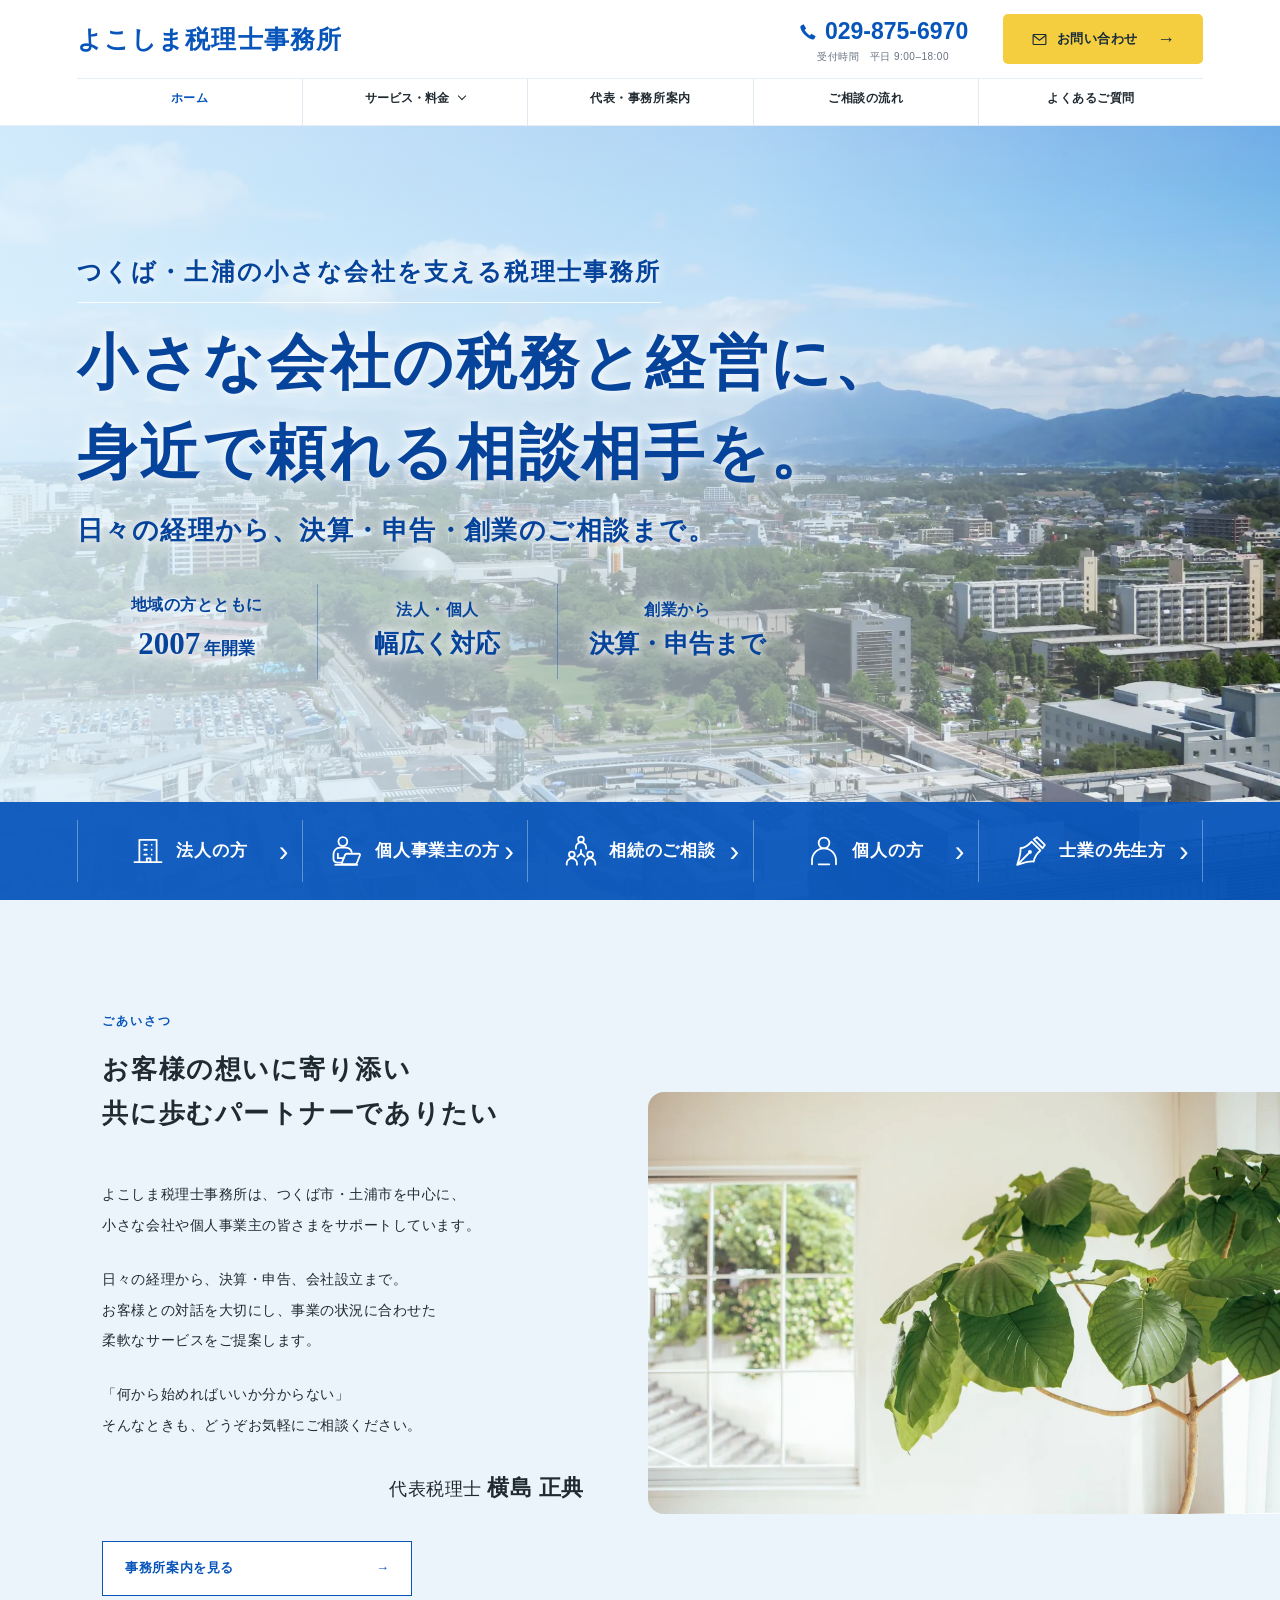
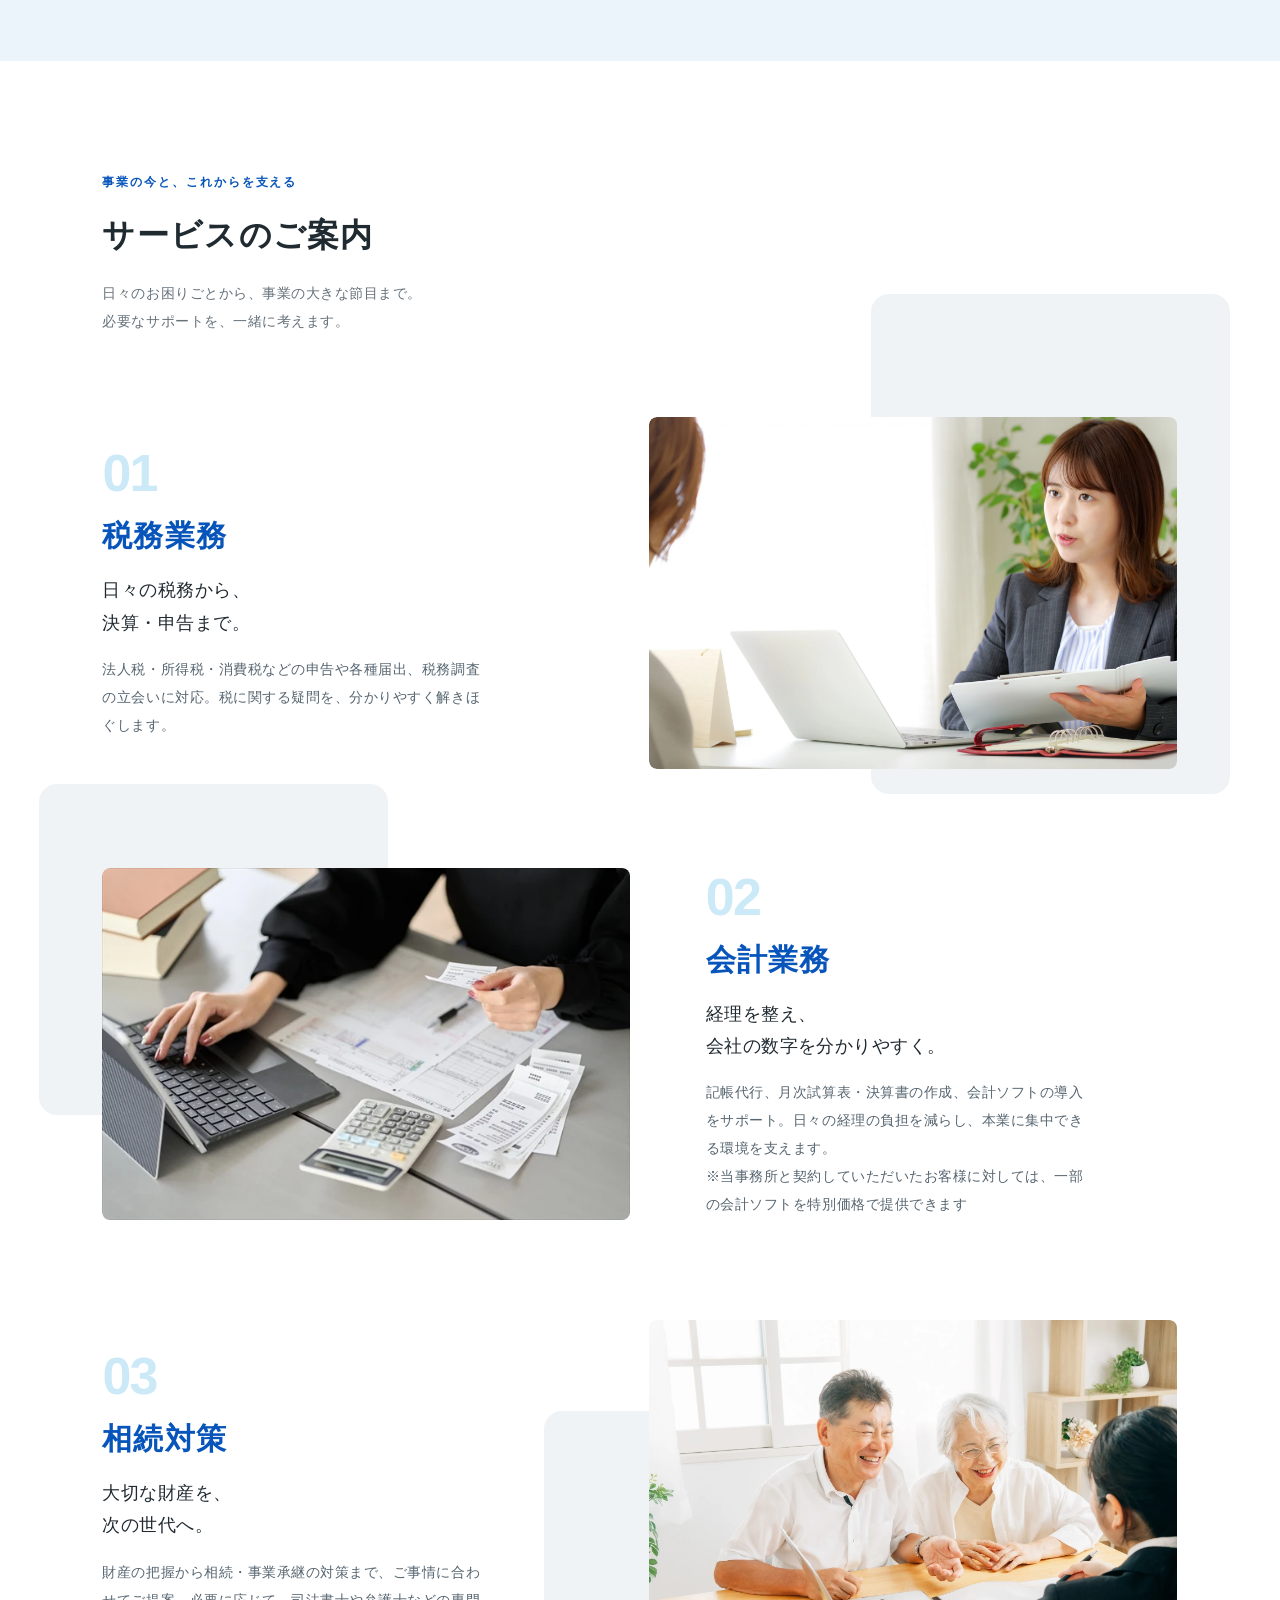
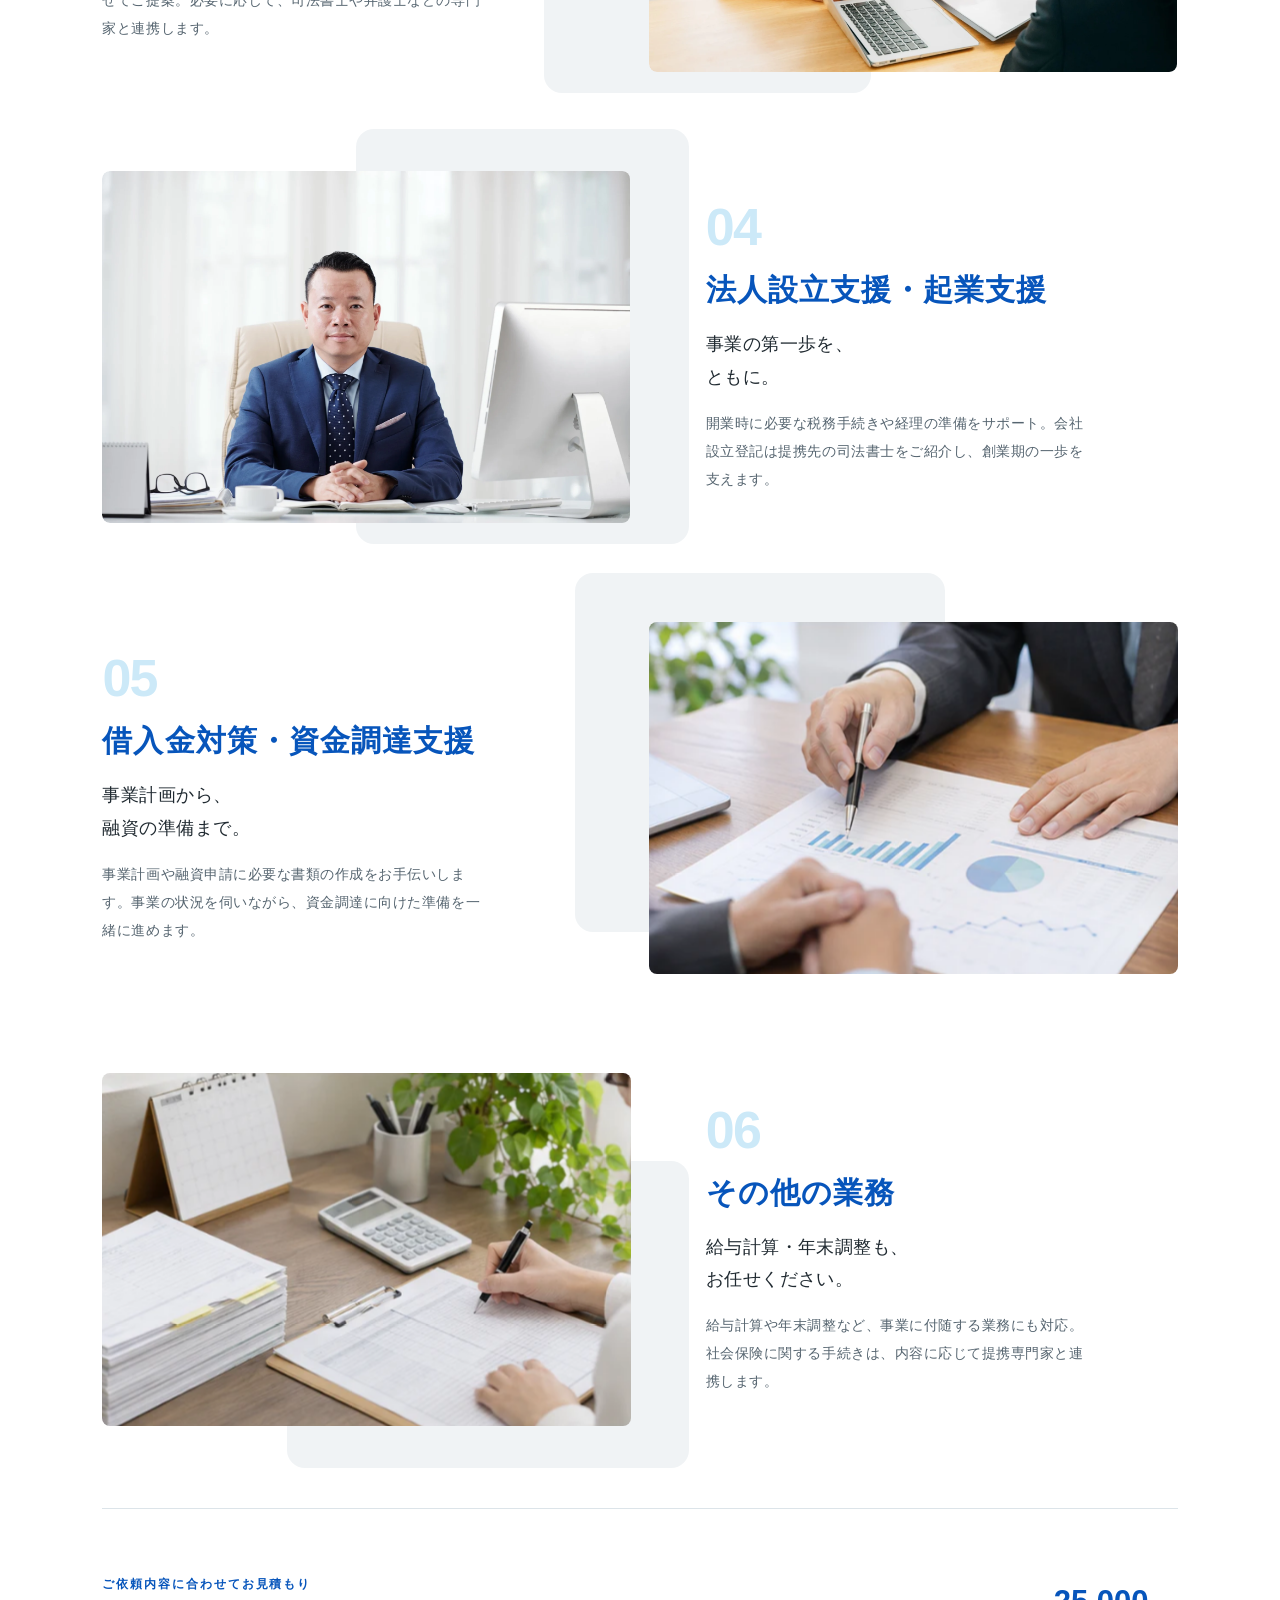
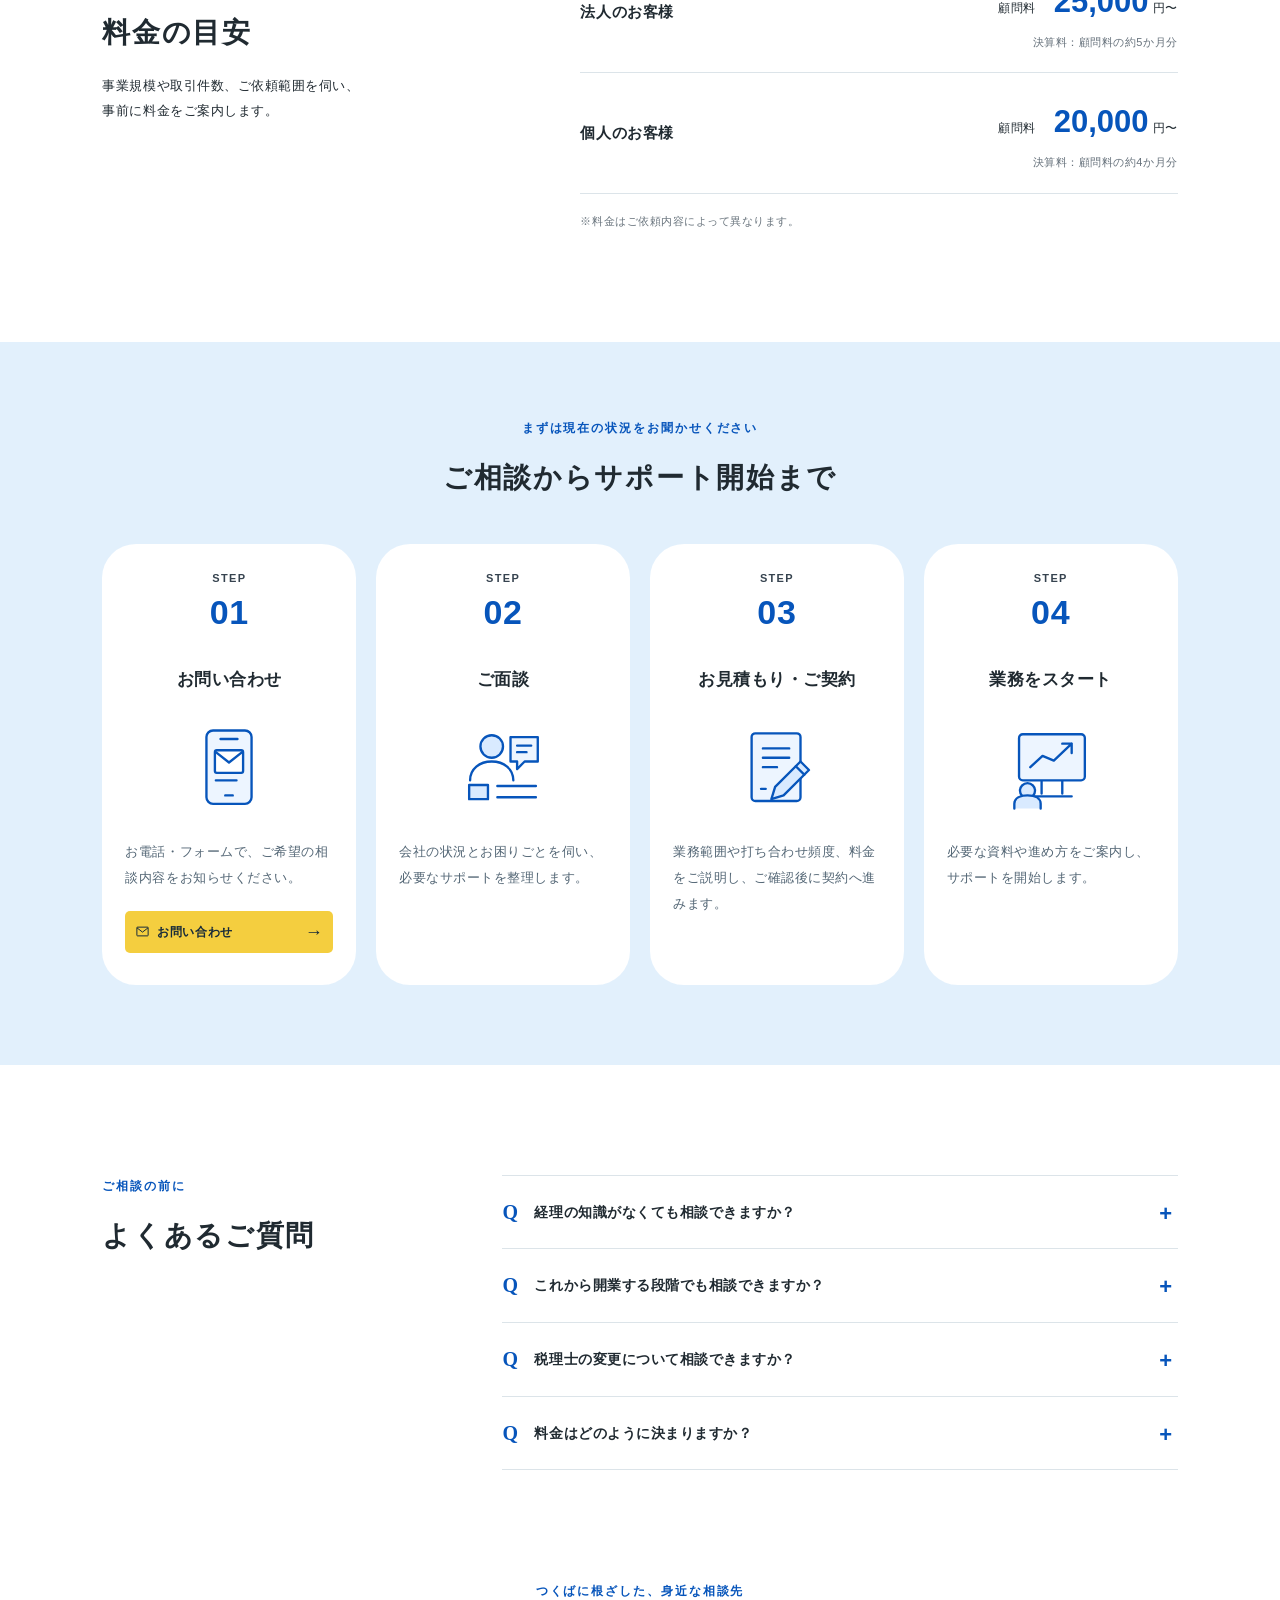
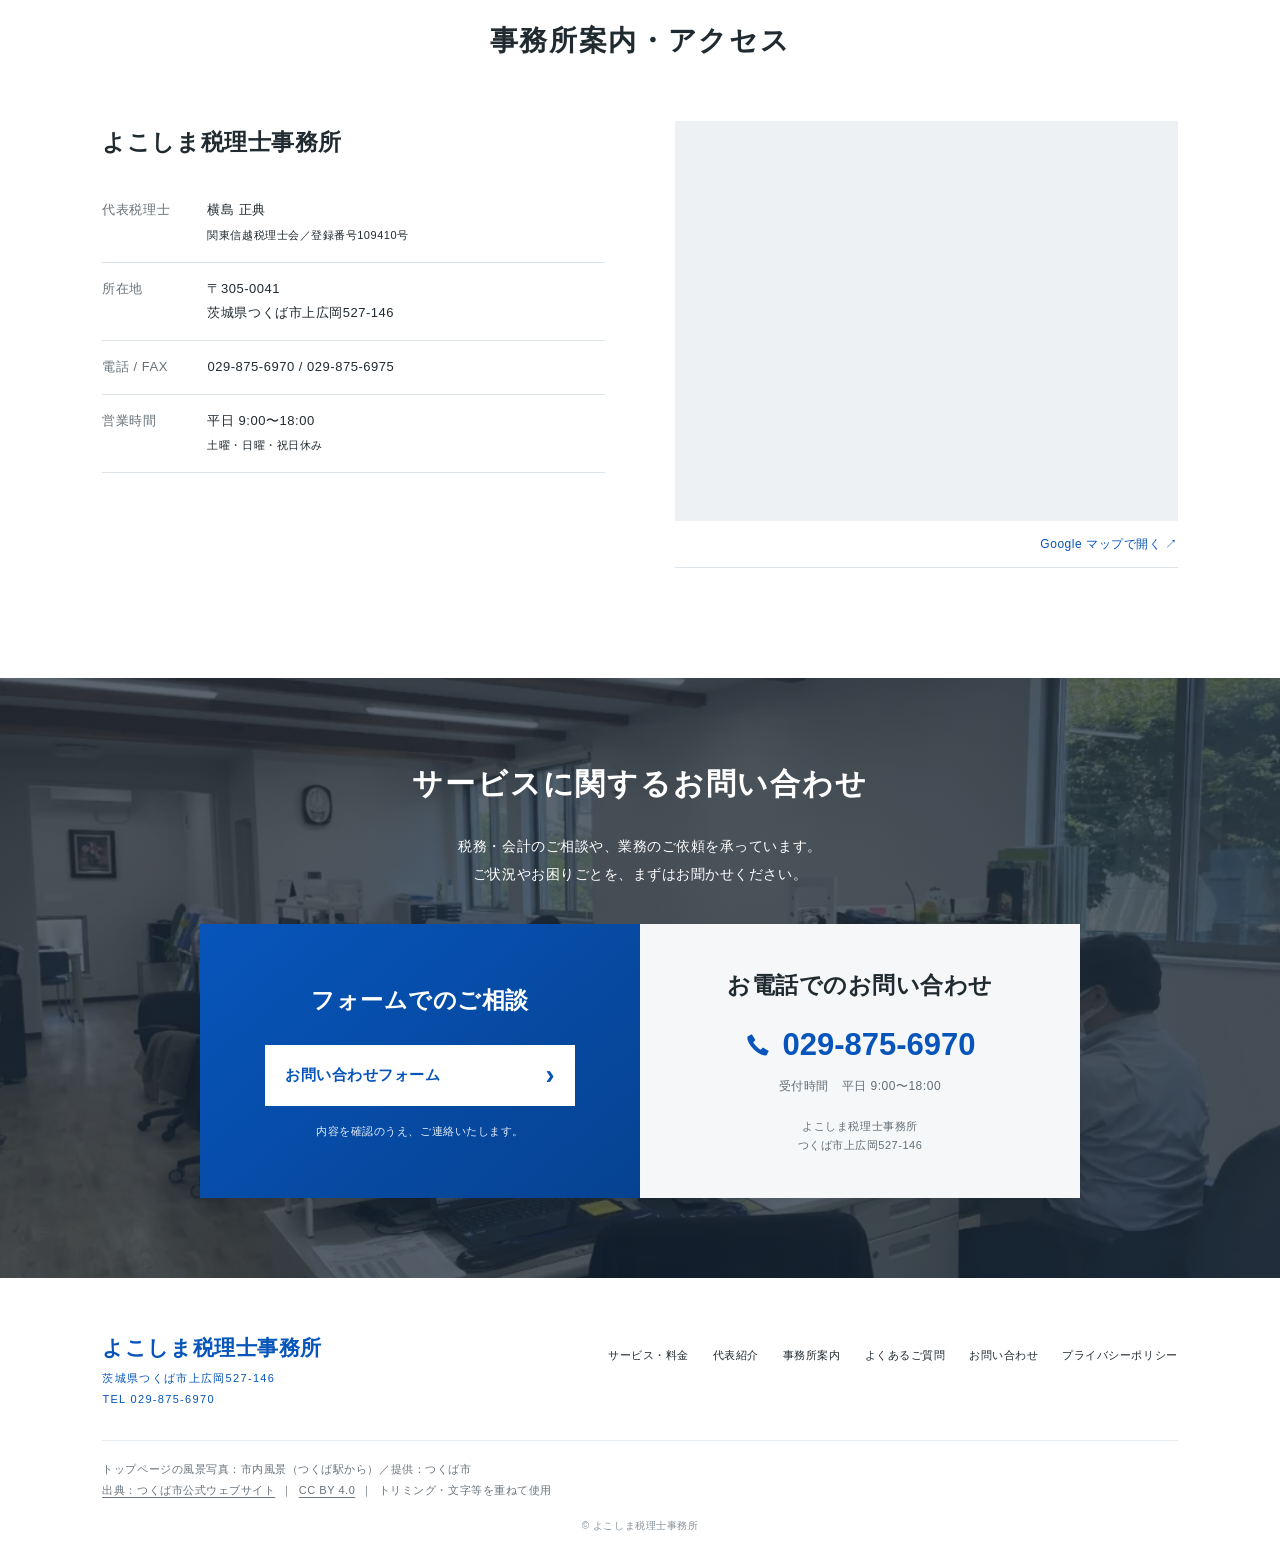
<file: index.html>
<!doctype html>
<html lang="ja"><head><meta charset="utf-8"><meta name="viewport" content="width=device-width,initial-scale=1"><title>つくば市の税理士ならよこしま税理士事務所｜法人・個人事業主・相続</title><meta name="description" content="茨城県つくば市の税理士、よこしま税理士事務所です。法人の税務顧問・決算申告、個人事業主の確定申告・記帳代行、相続・贈与、創業支援まで対応します。つくば市・土浦市周辺の方はお気軽にご相談ください。"><link rel="canonical" href="https://yokoshima-cpta.com/"><meta property="og:type" content="website"><meta property="og:site_name" content="よこしま税理士事務所"><meta property="og:title" content="つくば市の税理士ならよこしま税理士事務所｜法人・個人事業主・相続"><meta property="og:description" content="茨城県つくば市の税理士、よこしま税理士事務所です。法人の税務顧問・決算申告、個人事業主の確定申告・記帳代行、相続・贈与、創業支援まで対応します。つくば市・土浦市周辺の方はお気軽にご相談ください。"><meta property="og:url" content="https://yokoshima-cpta.com/"><meta property="og:image" content="https://yokoshima-cpta.com/assets/ogp.jpg"><meta property="og:image:width" content="1200"><meta property="og:image:height" content="630"><meta property="og:image:alt" content="茨城県つくば市 よこしま税理士事務所 税務・会計・相続のご相談"><meta property="og:locale" content="ja_JP"><meta name="twitter:card" content="summary_large_image"><script type="application/ld+json">{"@context":"https://schema.org","@graph":[{"@type":"WebSite","@id":"https://yokoshima-cpta.com/#website","name":"よこしま税理士事務所","url":"https://yokoshima-cpta.com/","inLanguage":"ja","publisher":{"@id":"https://yokoshima-cpta.com/#office"}},{"@type":"AccountingService","@id":"https://yokoshima-cpta.com/#office","name":"よこしま税理士事務所","url":"https://yokoshima-cpta.com/","telephone":"029-875-6970","faxNumber":"029-875-6975","image":"https://yokoshima-cpta.com/assets/yokoshima-representative.webp","address":{"@type":"PostalAddress","postalCode":"305-0041","addressRegion":"茨城県","addressLocality":"つくば市","streetAddress":"上広岡527-146","addressCountry":"JP"},"openingHoursSpecification":[{"@type":"OpeningHoursSpecification","dayOfWeek":["Monday","Tuesday","Wednesday","Thursday","Friday"],"opens":"09:00","closes":"18:00"}],"areaServed":[{"@type":"City","name":"つくば市"},{"@type":"City","name":"土浦市"}],"founder":{"@id":"https://yokoshima-cpta.com/about/#yokoshima"},"foundingDate":"2007-09","priceRange":"月額顧問料 20,000円〜"}]}</script><link rel="stylesheet" href="style.css"><link rel="stylesheet" href="home-flow.css"><link rel="stylesheet" href="contact-panel.css"><link rel="stylesheet" href="scroll-reveal.css"><link rel="icon" href="favicon.ico" type="image/x-icon"></head>
<body><a class="skip" href="#main">本文へ</a><header class="header header-two-row" id="top"><div class="header-top"><a class="brand" href="#top">よこしま税理士事務所</a><a class="header-phone" href="tel:0298756970"><span><svg viewBox="0 0 24 24" aria-hidden="true"><path d="M6.7 2.8 3.4 4.4c-1.4.8-.1 6.2 4.9 11.2s10.4 6.3 11.2 4.9l1.7-3.3-5-3-1.9 1.9c-1.8-.9-5.5-4.6-6.4-6.4l1.9-1.9-3.1-5Z" fill="currentColor"/></svg>029-875-6970</span><small>受付時間　平日 9:00–18:00</small></a><a class="header-cta" href="contact/"><svg viewBox="0 0 24 24" aria-hidden="true"><rect x="3" y="5" width="18" height="14" rx="1"/><path d="m3 6 9 7 9-7"/></svg>お問い合わせ<span>→</span></a><button class="menu" aria-label="メニューを開く" aria-expanded="false" aria-controls="navigation"><span></span><span></span></button></div><nav id="navigation" aria-label="メインナビゲーション"><a href="#top" aria-current="page">ホーム</a><div class="nav-service-dropdown"><button type="button" class="nav-service-trigger" aria-expanded="false" aria-controls="service-submenu">サービス・料金<span class="nav-service-caret" aria-hidden="true"></span></button><div class="nav-service-submenu" id="service-submenu" aria-label="対象別のサービス"><a href="corporate/"><svg class="audience-icon" viewBox="1 -1 26 26" preserveAspectRatio="xMidYMid meet" aria-hidden="true" fill="none" stroke="currentColor" stroke-width="1.8" stroke-linecap="round" stroke-linejoin="round"><path d="M7 21V3h14v18M3 21h22M11 7h2m4 0h0M11 11h2m4 0h0M11 15h2m4 0h0M13 21v-3h3v3"/></svg><span class="audience-label">法人の方</span><span class="nav-service-chevron" aria-hidden="true">›</span></a><a href="freelance/"><svg class="audience-icon" viewBox="-0.25 -0.5 29 29" preserveAspectRatio="xMidYMid meet" aria-hidden="true" fill="none" stroke="currentColor" stroke-width="1.8" stroke-linecap="round" stroke-linejoin="round"><circle cx="10.5" cy="5.5" r="4"/><path d="M18.5 15c-.7-3-3.2-4-6-4H8c-3.9 0-6 2.8-6 6.5V21c0 2.3 1.6 3.5 4 3.5h3.5M6 16.5v4H11M3.5 26.5h20"/><path d="M14 16.5h11c.9 0 1.3.6 1 1.4l-2.8 7c-.3.8-.8 1.1-1.6 1.1H10.5c-.8 0-1.2-.6-.9-1.3l2.8-7c.3-.8.8-1.2 1.6-1.2Z"/></svg><span class="audience-label">個人事業主の方</span><span class="nav-service-chevron" aria-hidden="true">›</span></a><a href="inheritance/"><svg class="audience-icon" viewBox="0 0 28 28" aria-hidden="true" fill="none" stroke="currentColor" stroke-width="1.8" stroke-linecap="round" stroke-linejoin="round"><circle cx="14" cy="4" r="2.5"/><circle cx="6" cy="17" r="2.5"/><circle cx="22" cy="17" r="2.5"/><path d="M9.5 12v-1a4.5 4.5 0 0 1 9 0v1M1.5 26v-1a4.5 4.5 0 0 1 9 0v1m7 0v-1a4.5 4.5 0 0 1 9 0v1M14 13v3m-3 3 3-3 3 3"/></svg><span class="audience-label">相続のご相談</span><span class="nav-service-chevron" aria-hidden="true">›</span></a><a href="personal/"><svg class="audience-icon" viewBox="2 2 24 24" preserveAspectRatio="xMidYMid meet" aria-hidden="true" fill="none" stroke="currentColor" stroke-width="1.8" stroke-linecap="round" stroke-linejoin="round"><circle cx="14" cy="8" r="4"/><path d="M5 24v-3a9 9 0 0 1 18 0v3M10 24h8"/></svg><span class="audience-label">個人の方</span><span class="nav-service-chevron" aria-hidden="true">›</span></a><a href="partners/"><svg class="audience-icon" viewBox="0 -1 29 29" preserveAspectRatio="xMidYMid meet" aria-hidden="true" fill="none" stroke="currentColor" stroke-width="1.8" stroke-linecap="round" stroke-linejoin="round"><path d="m17 3 3-2 7 7-2 3-8-8ZM15 5l8 8c-3.5 3-5.5 6-6 10-4.5-.5-9 1-15 3 2-6 3.5-10.5 3-15 4-.5 7-2.5 10-6ZM2 26l10-10"/><circle cx="13.5" cy="14.5" r="1.8" fill="currentColor" stroke="none"/></svg><span class="audience-label">士業の先生方</span><span class="nav-service-chevron" aria-hidden="true">›</span></a></div></div><a href="about/">代表・事務所案内</a><a href="flow/">ご相談の流れ</a><a href="faq/">よくあるご質問</a></nav></header>
<main id="main"><section class="hero hero-classic" aria-label="つくばの小さな会社を支える税理士事務所"><img class="hero-city" src="assets/tsukuba.webp" alt="つくば駅周辺の街並みと筑波山" fetchpriority="high"><div class="hero-wash"></div><div class="hero-content"><div class="hero-copy"><p class="hero-kicker">つくば・土浦の小さな会社を支える税理士事務所</p><h1>小さな会社の税務と経営に、<br>身近で頼れる相談相手を。</h1><p class="hero-subtitle">日々の経理から、決算・申告・創業のご相談まで。</p><ul class="hero-strengths" aria-label="事務所の特徴"><li><p>地域の方とともに<strong>2007<span>年開業</span></strong></p></li><li><p>法人・個人<strong>幅広く対応</strong></p></li><li><p>創業から<strong>決算・申告まで</strong></p></li></ul></div></div><nav class="hero-office hero-audiences" aria-label="ご相談される方へ"><a href="corporate/"><span class="audience-content"><svg class="audience-icon" viewBox="1 -1 26 26" preserveAspectRatio="xMidYMid meet" aria-hidden="true" fill="none" stroke="currentColor" stroke-width="1.8" stroke-linecap="round" stroke-linejoin="round"><path d="M7 21V3h14v18M3 21h22M11 7h2m4 0h0M11 11h2m4 0h0M11 15h2m4 0h0M13 21v-3h3v3"/></svg><span class="audience-label">法人の方</span></span><span class="audience-chevron" aria-hidden="true">›</span></a><a href="freelance/"><span class="audience-content"><svg class="audience-icon" viewBox="-0.25 -0.5 29 29" preserveAspectRatio="xMidYMid meet" aria-hidden="true" fill="none" stroke="currentColor" stroke-width="1.8" stroke-linecap="round" stroke-linejoin="round"><circle cx="10.5" cy="5.5" r="4"/><path d="M18.5 15c-.7-3-3.2-4-6-4H8c-3.9 0-6 2.8-6 6.5V21c0 2.3 1.6 3.5 4 3.5h3.5M6 16.5v4H11M3.5 26.5h20"/><path d="M14 16.5h11c.9 0 1.3.6 1 1.4l-2.8 7c-.3.8-.8 1.1-1.6 1.1H10.5c-.8 0-1.2-.6-.9-1.3l2.8-7c.3-.8.8-1.2 1.6-1.2Z"/></svg><span class="audience-label">個人事業主の方</span></span><span class="audience-chevron" aria-hidden="true">›</span></a><a href="inheritance/"><span class="audience-content"><svg class="audience-icon" viewBox="0 0 28 28" aria-hidden="true" fill="none" stroke="currentColor" stroke-width="1.8" stroke-linecap="round" stroke-linejoin="round"><circle cx="14" cy="4" r="2.5"/><circle cx="6" cy="17" r="2.5"/><circle cx="22" cy="17" r="2.5"/><path d="M9.5 12v-1a4.5 4.5 0 0 1 9 0v1M1.5 26v-1a4.5 4.5 0 0 1 9 0v1m7 0v-1a4.5 4.5 0 0 1 9 0v1M14 13v3m-3 3 3-3 3 3"/></svg><span class="audience-label">相続のご相談</span></span><span class="audience-chevron" aria-hidden="true">›</span></a><a href="personal/"><span class="audience-content"><svg class="audience-icon" viewBox="2 2 24 24" preserveAspectRatio="xMidYMid meet" aria-hidden="true" fill="none" stroke="currentColor" stroke-width="1.8" stroke-linecap="round" stroke-linejoin="round"><circle cx="14" cy="8" r="4"/><path d="M5 24v-3a9 9 0 0 1 18 0v3M10 24h8"/></svg><span class="audience-label">個人の方</span></span><span class="audience-chevron" aria-hidden="true">›</span></a><a href="partners/"><span class="audience-content"><svg class="audience-icon" viewBox="0 -1 29 29" preserveAspectRatio="xMidYMid meet" aria-hidden="true" fill="none" stroke="currentColor" stroke-width="1.8" stroke-linecap="round" stroke-linejoin="round"><path d="m17 3 3-2 7 7-2 3-8-8ZM15 5l8 8c-3.5 3-5.5 6-6 10-4.5-.5-9 1-15 3 2-6 3.5-10.5 3-15 4-.5 7-2.5 10-6ZM2 26l10-10"/><circle cx="13.5" cy="14.5" r="1.8" fill="currentColor" stroke="none"/></svg><span class="audience-label">士業の先生方</span></span><span class="audience-chevron" aria-hidden="true">›</span></a></nav></section>
<section class="intro section" id="about"><div class="intro-bg"></div><div class="wrap intro-grid"><div class="intro-copy"><p class="eyebrow">ごあいさつ</p><h2>お客様の想いに寄り添い<br>共に歩むパートナーでありたい</h2><div class="prose"><p>よこしま税理士事務所は、つくば市・土浦市を中心に、<br class="desktop">小さな会社や個人事業主の皆さまをサポートしています。</p><p>日々の経理から、決算・申告、会社設立まで。<br>お客様との対話を大切にし、事業の状況に合わせた<br class="desktop">柔軟なサービスをご提案します。</p><p>「何から始めればいいか分からない」<br>そんなときも、どうぞお気軽にご相談ください。</p><p class="intro-signature">代表税理士 <strong>横島 正典</strong></p></div><a class="outline" href="about/">事務所案内を見る <span>→</span></a></div><figure class="intro-photo"><img src="assets/greeting-plant-window.webp" alt="窓辺に観葉植物が置かれた明るい室内" width="1200" height="800" loading="lazy"></figure></div></section>
<section class="section services services-editorial" id="services"><div class="wrap"><div class="service-heading"><p class="eyebrow">事業の今と、これからを支える</p><h2>サービスのご案内</h2><p>日々のお困りごとから、事業の大きな節目まで。<br>必要なサポートを、一緒に考えます。</p></div><div class="service-stories"><article class="service-story" id="service-1"><div class="service-copy"><span class="story-number" aria-hidden="true">01</span><h3>税務業務</h3><h4>日々の税務から、<br>決算・申告まで。</h4><p>法人税・所得税・消費税などの申告や各種届出、税務調査の立会いに対応。税に関する疑問を、分かりやすく解きほぐします。</p></div><div class="service-visual"><div class="service-photo-frame"><div class="service-photo photo-1" role="img" aria-label="書類を手に相談に応じる女性（イメージ）"></div></div></div></article><article class="service-story" id="service-2"><div class="service-copy"><span class="story-number" aria-hidden="true">02</span><h3>会計業務</h3><h4>経理を整え、<br>会社の数字を分かりやすく。</h4><p>記帳代行、月次試算表・決算書の作成、会計ソフトの導入をサポート。日々の経理の負担を減らし、本業に集中できる環境を支えます。</p><p>※当事務所と契約していただいたお客様に対しては、一部の会計ソフトを特別価格で提供できます</p></div><div class="service-visual"><div class="service-photo-frame"><div class="service-photo photo-2" role="img" aria-label="領収書を手にパソコンで経理作業をする様子（イメージ）"></div></div></div></article><article class="service-story" id="service-3"><div class="service-copy"><span class="story-number" aria-hidden="true">03</span><h3>相続対策</h3><h4>大切な財産を、<br>次の世代へ。</h4><p>財産の把握から相続・事業承継の対策まで、ご事情に合わせてご提案。必要に応じて、司法書士や弁護士などの専門家と連携します。</p></div><div class="service-visual"><div class="service-photo-frame"><div class="service-photo photo-3" role="img" aria-label="相続について相談する二人（イメージ）"></div></div></div></article><article class="service-story" id="service-4"><div class="service-copy"><span class="story-number" aria-hidden="true">04</span><h3>法人設立支援・起業支援</h3><h4>事業の第一歩を、<br>ともに。</h4><p>開業時に必要な税務手続きや経理の準備をサポート。会社設立登記は提携先の司法書士をご紹介し、創業期の一歩を支えます。</p></div><div class="service-visual"><div class="service-photo-frame"><div class="service-photo photo-4" role="img" aria-label="オフィスの机に座るスーツ姿の男性（イメージ）"></div></div></div></article><article class="service-story" id="service-5"><div class="service-copy"><span class="story-number" aria-hidden="true">05</span><h3>借入金対策・資金調達支援</h3><h4>事業計画から、<br>融資の準備まで。</h4><p>事業計画や融資申請に必要な書類の作成をお手伝いします。事業の状況を伺いながら、資金調達に向けた準備を一緒に進めます。</p></div><div class="service-visual"><div class="service-photo-frame"><div class="service-photo photo-5" role="img" aria-label="事業計画と資金繰りの資料を確認する手元（イメージ）"></div></div></div></article><article class="service-story" id="service-6"><div class="service-copy"><span class="story-number" aria-hidden="true">06</span><h3>その他の業務</h3><h4>給与計算・年末調整も、<br>お任せください。</h4><p>給与計算や年末調整など、事業に付随する業務にも対応。社会保険に関する手続きは、内容に応じて提携専門家と連携します。</p></div><div class="service-visual"><div class="service-photo-frame"><div class="service-photo photo-6" role="img" aria-label="給与計算や年末調整の事務作業イメージ（イメージ）"></div></div></div></article></div><div class="fees"><div><p class="eyebrow">ご依頼内容に合わせてお見積もり</p><h2>料金の目安</h2><p>事業規模や取引件数、ご依頼範囲を伺い、<br>事前に料金をご案内します。</p></div><div class="fee-table"><div class="fee-row"><h3>法人のお客様</h3><p>顧問料 <strong>25,000</strong>円〜<small>決算料：顧問料の約5か月分</small></p></div><div class="fee-row"><h3>個人のお客様</h3><p>顧問料 <strong>20,000</strong>円〜<small>決算料：顧問料の約4か月分</small></p></div><p class="fee-note">※料金はご依頼内容によって異なります。</p></div></div></div></section>
<section class="flow section" id="flow"><div class="wrap"><div class="section-heading"><p class="eyebrow">まずは現在の状況をお聞かせください</p><h2>ご相談からサポート開始まで</h2></div><ol class="corporate-flow-cards"><li><div class="flow-step-label">STEP<strong>01</strong></div><h3>お問い合わせ</h3><svg class="flow-icon" viewBox="0 0 100 100" fill="none" stroke="currentColor" stroke-width="2.5" stroke-linecap="round" stroke-linejoin="round" aria-hidden="true"><rect x="26" y="8" width="48" height="78" rx="7" fill="#edf5ff"/><path d="M41 17h18M46 77h8"/><rect x="35" y="29" width="30" height="24" rx="2" fill="white"/><path d="m36 31 14 11 14-11M36 61h22"/></svg><p>お電話・フォームで、ご希望の相談内容をお知らせください。</p><a class="header-cta flow-contact-cta" href="contact/"><svg viewBox="0 0 24 24" aria-hidden="true"><rect x="3" y="5" width="18" height="14" rx="1"/><path d="m3 6 9 7 9-7"/></svg>お問い合わせ<span>→</span></a></li><li><div class="flow-step-label">STEP<strong>02</strong></div><h3>ご面談</h3><svg class="flow-icon" viewBox="0 0 100 100" fill="none" stroke="currentColor" stroke-width="2.5" stroke-linecap="round" stroke-linejoin="round" aria-hidden="true"><path d="M15 61c0-12 10-20 23-20s23 8 23 20M44 79h41M44 67h41"/><circle cx="38" cy="25" r="12" fill="#d9eaff"/><path d="M58 15h29v26H73l-8 8v-8h-7z" fill="#edf5ff"/><path d="M65 24h15M65 31h10"/><path d="M14 66h20v15H14z" fill="#d9eaff"/></svg><p>会社の状況とお困りごとを伺い、必要なサポートを整理します。</p></li><li><div class="flow-step-label">STEP<strong>03</strong></div><h3>お見積もり・ご契約</h3><svg class="flow-icon" viewBox="0 0 100 100" fill="none" stroke="currentColor" stroke-width="2.5" stroke-linecap="round" stroke-linejoin="round" aria-hidden="true"><rect x="23" y="11" width="52" height="72" rx="4" fill="#edf5ff"/><path d="M35 27h28M35 37h28M35 47h15"/><path d="m48 68 27-27 9 9-27 27-13 4z" fill="#d9eaff"/><path d="m70 46 9 9M33 70h5"/></svg><p>業務範囲や打ち合わせ頻度、料金をご説明し、ご確認後に契約へ進みます。</p></li><li><div class="flow-step-label">STEP<strong>04</strong></div><h3>業務をスタート</h3><svg class="flow-icon" viewBox="0 0 100 100" fill="none" stroke="currentColor" stroke-width="2.5" stroke-linecap="round" stroke-linejoin="round" aria-hidden="true"><rect x="16" y="12" width="70" height="49" rx="4" fill="#edf5ff"/><path d="M40 62v13M62 62v13M30 78h42M28 47l13-12 12 5 19-18M62 22h10v10"/><circle cx="25" cy="72" r="8" fill="#d9eaff"/><path d="M11 91v-5c0-6 6-9 14-9s14 3 14 9v5" fill="#d9eaff"/></svg><p>必要な資料や進め方をご案内し、サポートを開始します。</p></li></ol></div></section>
<section class="faq section" id="faq"><div class="wrap faq-grid"><div><p class="eyebrow">ご相談の前に</p><h2>よくあるご質問</h2></div><div class="questions"><details><summary>経理の知識がなくても相談できますか？</summary><p>もちろんです。帳簿の付け方や領収書の整理、会計ソフトの使い方など、基本的なことからご相談いただけます。</p></details><details><summary>これから開業する段階でも相談できますか？</summary><p>はい。開業時に必要な税務上の届出や経理の準備、資金調達などについてサポートします。会社設立登記は提携先の司法書士をご紹介します。</p></details><details><summary>税理士の変更について相談できますか？</summary><p>ご相談いただけます。現在の状況やご希望を伺い、必要な資料と引き継ぎの進め方をご案内します。</p></details><details><summary>料金はどのように決まりますか？</summary><p>事業規模、取引件数、依頼する業務の範囲や訪問頻度などに応じてお見積もりします。ご事情やご予算もお聞かせください。</p></details></div></div></section>
<section class="office section" id="office"><div class="wrap"><div class="section-heading"><p class="eyebrow">つくばに根ざした、身近な相談先</p><h2>事務所案内・アクセス</h2></div><div class="office-grid"><div><h3 class="office-name">よこしま税理士事務所</h3><dl class="office-data"><div><dt>代表税理士</dt><dd>横島 正典<br><small>関東信越税理士会／登録番号109410号</small></dd></div><div><dt>所在地</dt><dd>〒305-0041<br>茨城県つくば市上広岡527-146</dd></div><div><dt>電話 / FAX</dt><dd><a href="tel:0298756970">029-875-6970</a> / 029-875-6975</dd></div><div><dt>営業時間</dt><dd>平日 9:00〜18:00<br><small>土曜・日曜・祝日休み</small></dd></div></dl></div><div class="map"><iframe title="よこしま税理士事務所の所在地（Google マップ）" src="https://maps.google.com/maps?q=%E8%8C%A8%E5%9F%8E%E7%9C%8C%E3%81%A4%E3%81%8F%E3%81%B0%E5%B8%82%E4%B8%8A%E5%BA%83%E5%B2%A1527-146&output=embed&hl=ja&z=15" loading="lazy" referrerpolicy="no-referrer-when-downgrade" allowfullscreen></iframe><a class="map-link" href="https://www.google.com/maps/search/?api=1&query=%E3%82%88%E3%81%93%E3%81%97%E3%81%BE%E7%A8%8E%E7%90%86%E5%A3%AB%E4%BA%8B%E5%8B%99%E6%89%80%20%E3%81%A4%E3%81%8F%E3%81%B0" target="_blank" rel="noopener">Google マップで開く ↗</a></div></div></div></section>
<section class="contact corporate-contact" id="contact" aria-labelledby="contact-title"><div class="wrap"><h2 id="contact-title">サービスに関するお問い合わせ</h2><p class="corporate-contact-intro">税務・会計のご相談や、業務のご依頼を承っています。<br>ご状況やお困りごとを、まずはお聞かせください。</p><div class="corporate-contact-panels"><div class="corporate-contact-form"><h3>フォームでのご相談</h3><a href="contact/">お問い合わせフォーム <span aria-hidden="true">›</span></a><p>内容を確認のうえ、ご連絡いたします。</p></div><div class="corporate-contact-tel"><h3>お電話でのお問い合わせ</h3><a href="tel:0298756970"><svg viewBox="0 0 24 24" aria-hidden="true"><path d="M6.7 2.8 3.4 4.4c-1.4.8-.1 6.2 4.9 11.2s10.4 6.3 11.2 4.9l1.7-3.3-5-3-1.9 1.9c-1.8-.9-5.5-4.6-6.4-6.4l1.9-1.9-3.1-5Z" fill="currentColor"/></svg>029-875-6970</a><p>受付時間　平日 9:00〜18:00</p><small>よこしま税理士事務所<br>つくば市上広岡527-146</small></div></div></div></section>
</main><footer><div class="wrap"><a class="brand" href="#top">よこしま税理士事務所<small>茨城県つくば市上広岡527-146</small><small>TEL 029-875-6970</small></a><nav aria-label="フッターナビゲーション"><a href="#services">サービス・料金</a><a href="about/#representative">代表紹介</a><a href="about/#office-info">事務所案内</a><a href="faq/">よくあるご質問</a><a href="contact/">お問い合わせ</a><a href="privacy/">プライバシーポリシー</a></nav><div class="footer-photo-credit">トップページの風景写真：市内風景（つくば駅から）／提供：つくば市<br><a href="https://www.city.tsukuba.lg.jp/soshikikarasagasu/shichokoshitsukohosenryakuka/gyomuannai/6/1/1008071.html" target="_blank" rel="noopener">出典：つくば市公式ウェブサイト</a><span>｜</span><a href="https://creativecommons.org/licenses/by/4.0/deed.ja" target="_blank" rel="noopener">CC BY 4.0</a><span>｜</span>トリミング・文字等を重ねて使用</div><p class="copyright">© よこしま税理士事務所</p></div></footer><div class="mobile-contact"><a href="tel:0298756970">☎ 電話で相談</a><a href="contact/">お問い合わせ →</a></div><script src="script.js"></script><script src="scroll-reveal.js"></script></body></html>
</file>
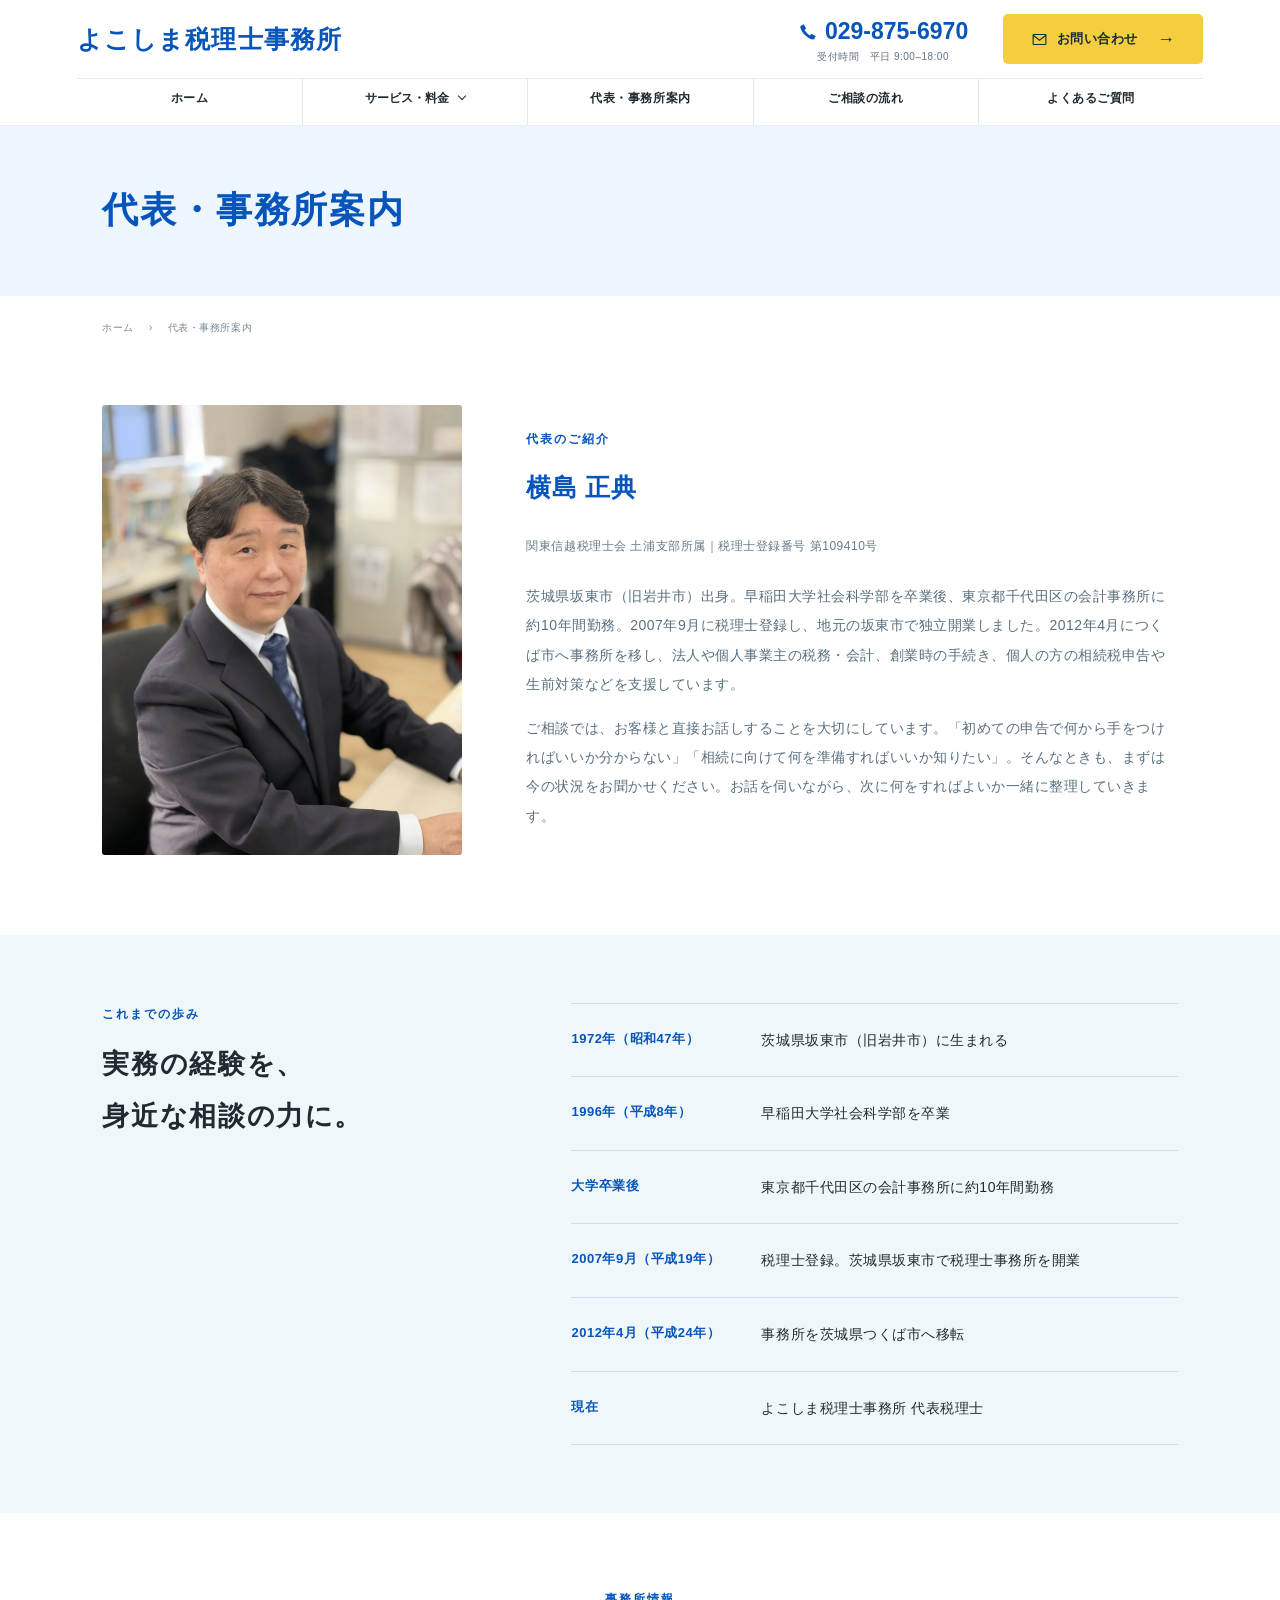
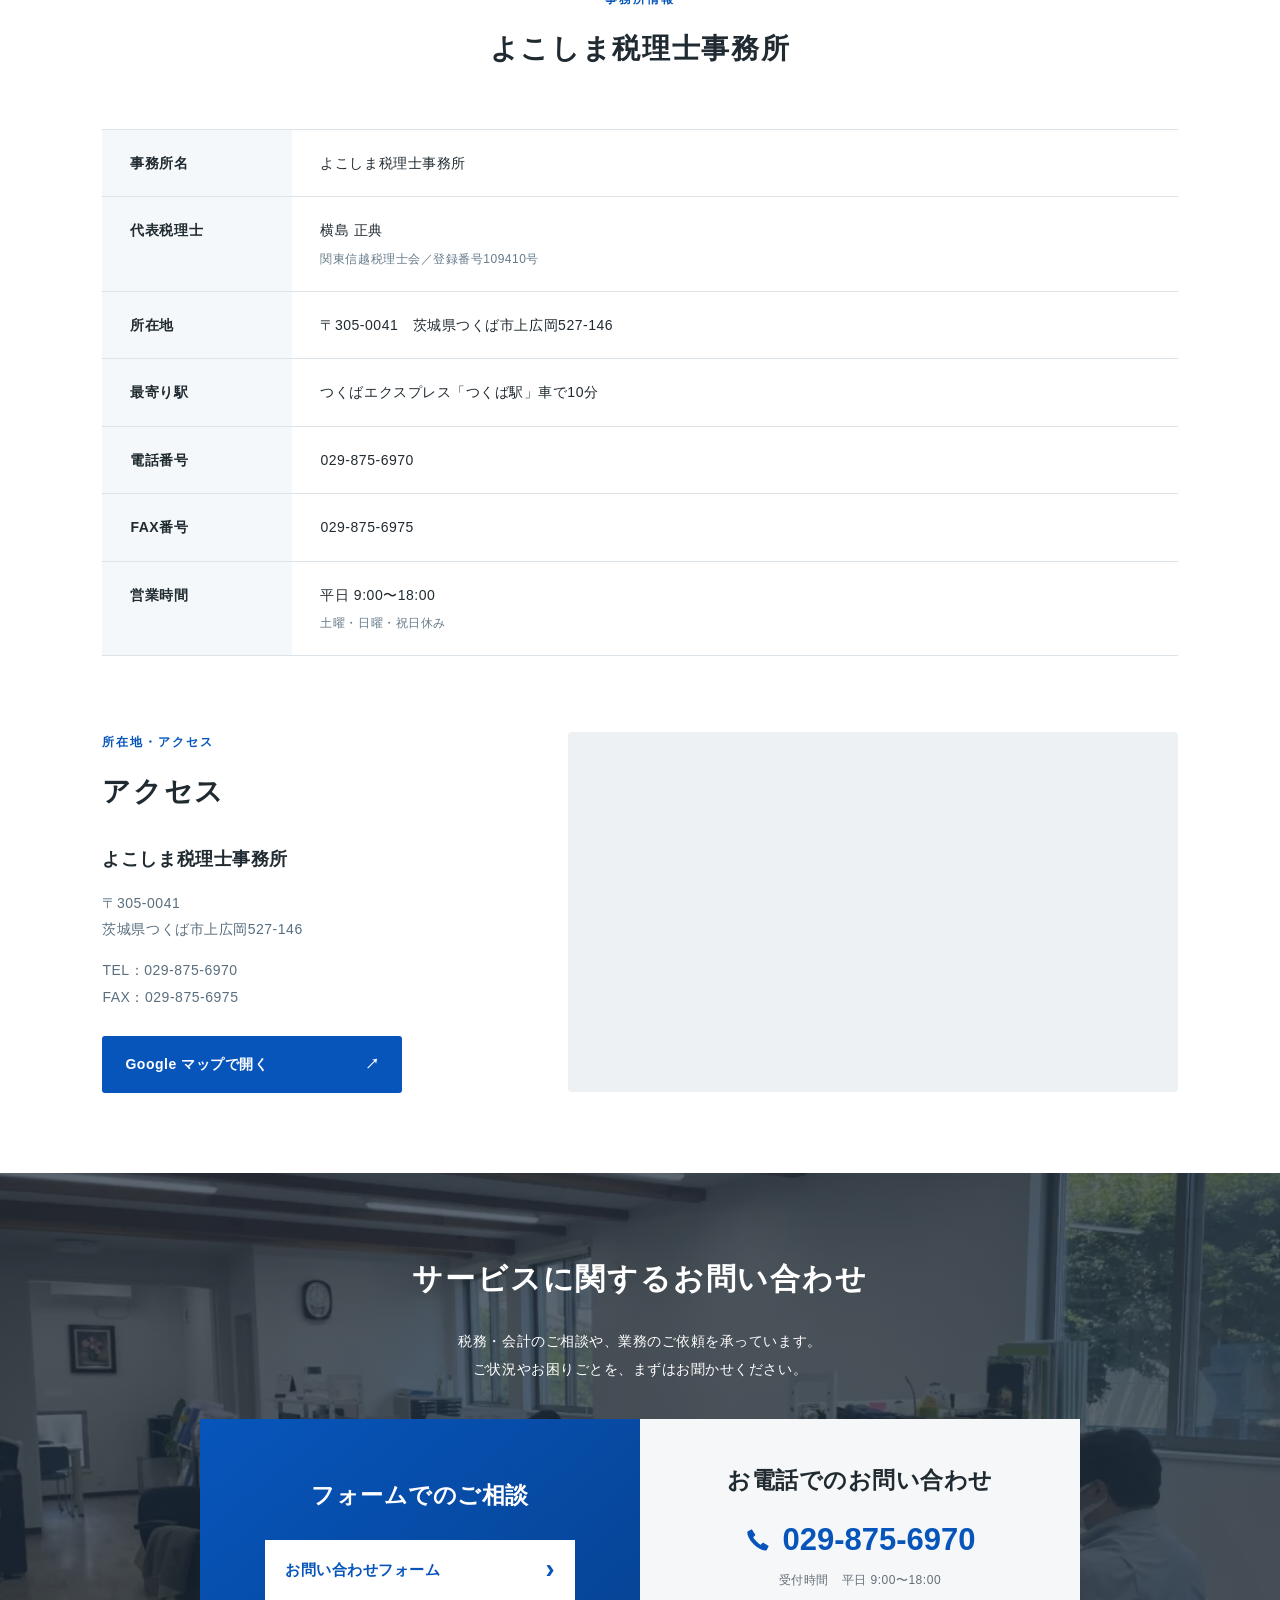
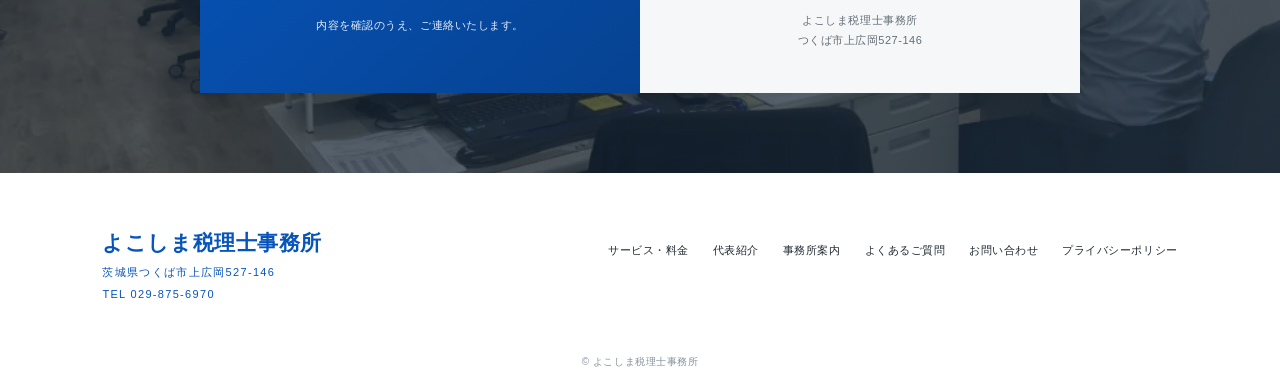
<file: about/index.html>
<!doctype html><html lang="ja"><head><meta charset="utf-8"><meta name="viewport" content="width=device-width,initial-scale=1"><title>代表・事務所案内｜つくば市の税理士ならよこしま税理士事務所</title><meta name="description" content="つくば市の税理士、よこしま税理士事務所の代表税理士・横島正典のご紹介、これまでの歩み、事務所情報とアクセスをご案内します。茨城県つくば市上広岡527-146。"><link rel="canonical" href="https://yokoshima-cpta.com/about/"><meta property="og:type" content="website"><meta property="og:site_name" content="よこしま税理士事務所"><meta property="og:title" content="代表・事務所案内｜つくば市の税理士ならよこしま税理士事務所"><meta property="og:description" content="つくば市の税理士、よこしま税理士事務所の代表税理士・横島正典のご紹介、これまでの歩み、事務所情報とアクセスをご案内します。茨城県つくば市上広岡527-146。"><meta property="og:url" content="https://yokoshima-cpta.com/about/"><meta property="og:image" content="https://yokoshima-cpta.com/assets/ogp.jpg"><meta property="og:image:width" content="1200"><meta property="og:image:height" content="630"><meta property="og:image:alt" content="茨城県つくば市 よこしま税理士事務所 税務・会計・相続のご相談"><meta property="og:locale" content="ja_JP"><meta name="twitter:card" content="summary_large_image"><script type="application/ld+json">{"@context":"https://schema.org","@type":"BreadcrumbList","itemListElement":[{"@type":"ListItem","position":1,"name":"ホーム","item":"https://yokoshima-cpta.com/"},{"@type":"ListItem","position":2,"name":"代表・事務所案内","item":"https://yokoshima-cpta.com/about/"}]}</script><script type="application/ld+json">{"@context":"https://schema.org","@type":"Person","@id":"https://yokoshima-cpta.com/about/#yokoshima","name":"横島正典","jobTitle":"税理士","image":"https://yokoshima-cpta.com/assets/yokoshima-representative.webp","url":"https://yokoshima-cpta.com/about/","worksFor":{"@id":"https://yokoshima-cpta.com/#office"},"memberOf":{"@type":"Organization","name":"関東信越税理士会 土浦支部"},"alumniOf":{"@type":"CollegeOrUniversity","name":"早稲田大学"},"hasCredential":{"@type":"EducationalOccupationalCredential","credentialCategory":"税理士","identifier":"第109410号"}}</script><link rel="stylesheet" href="../style.css"><link rel="stylesheet" href="../corporate/corporate.css"><link rel="stylesheet" href="about.css"><link rel="stylesheet" href="../scroll-reveal.css"><link rel="icon" href="../favicon.ico" type="image/x-icon"></head><body class="corporate-page about-page"><a class="skip" href="#main">本文へ</a><header class="header header-two-row"><div class="header-top"><a class="brand" href="../#top">よこしま税理士事務所</a><a class="header-phone" href="tel:0298756970"><span><svg viewBox="0 0 24 24" aria-hidden="true"><path d="M6.7 2.8 3.4 4.4c-1.4.8-.1 6.2 4.9 11.2s10.4 6.3 11.2 4.9l1.7-3.3-5-3-1.9 1.9c-1.8-.9-5.5-4.6-6.4-6.4l1.9-1.9-3.1-5Z" fill="currentColor"/></svg>029-875-6970</span><small>受付時間　平日 9:00–18:00</small></a><a class="header-cta" href="../contact/"><svg viewBox="0 0 24 24" aria-hidden="true"><rect x="3" y="5" width="18" height="14" rx="1"/><path d="m3 6 9 7 9-7"/></svg>お問い合わせ<span>→</span></a><button class="menu" aria-label="メニューを開く" aria-expanded="false" aria-controls="navigation"><span></span><span></span></button></div><nav id="navigation" aria-label="メインナビゲーション"><a href="../#top">ホーム</a><div class="nav-service-dropdown"><button type="button" class="nav-service-trigger" aria-expanded="false" aria-controls="service-submenu">サービス・料金<span class="nav-service-caret" aria-hidden="true"></span></button><div class="nav-service-submenu" id="service-submenu" aria-label="対象別のサービス"><a href="../corporate/"><svg class="audience-icon" viewBox="1 -1 26 26" preserveAspectRatio="xMidYMid meet" aria-hidden="true" fill="none" stroke="currentColor" stroke-width="1.8" stroke-linecap="round" stroke-linejoin="round"><path d="M7 21V3h14v18M3 21h22M11 7h2m4 0h0M11 11h2m4 0h0M11 15h2m4 0h0M13 21v-3h3v3"/></svg><span class="audience-label">法人の方</span><span class="nav-service-chevron" aria-hidden="true">›</span></a><a href="../freelance/"><svg class="audience-icon" viewBox="-0.25 -0.5 29 29" preserveAspectRatio="xMidYMid meet" aria-hidden="true" fill="none" stroke="currentColor" stroke-width="1.8" stroke-linecap="round" stroke-linejoin="round"><circle cx="10.5" cy="5.5" r="4"/><path d="M18.5 15c-.7-3-3.2-4-6-4H8c-3.9 0-6 2.8-6 6.5V21c0 2.3 1.6 3.5 4 3.5h3.5M6 16.5v4H11M3.5 26.5h20"/><path d="M14 16.5h11c.9 0 1.3.6 1 1.4l-2.8 7c-.3.8-.8 1.1-1.6 1.1H10.5c-.8 0-1.2-.6-.9-1.3l2.8-7c.3-.8.8-1.2 1.6-1.2Z"/></svg><span class="audience-label">個人事業主の方</span><span class="nav-service-chevron" aria-hidden="true">›</span></a><a href="../inheritance/"><svg class="audience-icon" viewBox="0 0 28 28" aria-hidden="true" fill="none" stroke="currentColor" stroke-width="1.8" stroke-linecap="round" stroke-linejoin="round"><circle cx="14" cy="4" r="2.5"/><circle cx="6" cy="17" r="2.5"/><circle cx="22" cy="17" r="2.5"/><path d="M9.5 12v-1a4.5 4.5 0 0 1 9 0v1M1.5 26v-1a4.5 4.5 0 0 1 9 0v1m7 0v-1a4.5 4.5 0 0 1 9 0v1M14 13v3m-3 3 3-3 3 3"/></svg><span class="audience-label">相続のご相談</span><span class="nav-service-chevron" aria-hidden="true">›</span></a><a href="../personal/"><svg class="audience-icon" viewBox="2 2 24 24" preserveAspectRatio="xMidYMid meet" aria-hidden="true" fill="none" stroke="currentColor" stroke-width="1.8" stroke-linecap="round" stroke-linejoin="round"><circle cx="14" cy="8" r="4"/><path d="M5 24v-3a9 9 0 0 1 18 0v3M10 24h8"/></svg><span class="audience-label">個人の方</span><span class="nav-service-chevron" aria-hidden="true">›</span></a><a href="../partners/"><svg class="audience-icon" viewBox="0 -1 29 29" preserveAspectRatio="xMidYMid meet" aria-hidden="true" fill="none" stroke="currentColor" stroke-width="1.8" stroke-linecap="round" stroke-linejoin="round"><path d="m17 3 3-2 7 7-2 3-8-8ZM15 5l8 8c-3.5 3-5.5 6-6 10-4.5-.5-9 1-15 3 2-6 3.5-10.5 3-15 4-.5 7-2.5 10-6ZM2 26l10-10"/><circle cx="13.5" cy="14.5" r="1.8" fill="currentColor" stroke="none"/></svg><span class="audience-label">士業の先生方</span><span class="nav-service-chevron" aria-hidden="true">›</span></a></div></div><a href="../about/">代表・事務所案内</a><a href="../flow/">ご相談の流れ</a><a href="../faq/">よくあるご質問</a></nav></header>

<main id="main"><section class="about-page-hero"><div class="wrap"><h1>代表・事務所案内</h1></div></section>
<nav class="breadcrumbs wrap" aria-label="パンくずリスト"><a href="../">ホーム</a><span aria-hidden="true">›</span><span aria-current="page">代表・事務所案内</span></nav>
<section class="representative section" id="representative"><div data-scroll-reveal class="wrap"><div class="representative-grid"><figure class="representative-photo"><img src="../assets/yokoshima-representative.webp" alt="代表税理士 横島正典" width="1000" height="1334" fetchpriority="high"></figure><div class="representative-copy">
  <p class="eyebrow">代表のご紹介</p>
  <h2 class="representative-name">横島 正典</h2>
  <p class="representative-registration">関東信越税理士会 土浦支部所属｜税理士登録番号 第109410号</p>
  <p>茨城県坂東市（旧岩井市）出身。早稲田大学社会科学部を卒業後、東京都千代田区の会計事務所に約10年間勤務。2007年9月に税理士登録し、地元の坂東市で独立開業しました。2012年4月につくば市へ事務所を移し、法人や個人事業主の税務・会計、創業時の手続き、個人の方の相続税申告や生前対策などを支援しています。</p>
  <p>ご相談では、お客様と直接お話しすることを大切にしています。「初めての申告で何から手をつければいいか分からない」「相続に向けて何を準備すればいいか知りたい」。そんなときも、まずは今の状況をお聞かせください。お話を伺いながら、次に何をすればよいか一緒に整理していきます。</p>
</div></div></div></section>
<section class="representative-history section" aria-labelledby="history-title"><div data-scroll-reveal class="wrap history-layout"><div><p class="eyebrow">これまでの歩み</p><h2 id="history-title">実務の経験を、<br>身近な相談の力に。</h2></div><div><ol class="history-list" aria-label="経歴年表">
  <li><span><time datetime="1972">1972年（昭和47年）</time></span><h3>茨城県坂東市（旧岩井市）に生まれる</h3></li>
  <li><span><time datetime="1996">1996年（平成8年）</time></span><h3>早稲田大学社会科学部を卒業</h3></li>
  <li><span>大学卒業後</span><h3>東京都千代田区の会計事務所に約10年間勤務</h3></li>
  <li><span><time datetime="2007-09">2007年9月（平成19年）</time></span><h3>税理士登録。茨城県坂東市で税理士事務所を開業</h3></li>
  <li><span><time datetime="2012-04">2012年4月（平成24年）</time></span><h3>事務所を茨城県つくば市へ移転</h3></li>
  <li><span>現在</span><h3>よこしま税理士事務所 代表税理士</h3></li>
</ol></div></div></section>
<section class="office-profile section" id="office-info"><div data-scroll-reveal class="wrap"><div class="section-heading"><p class="eyebrow">事務所情報</p><h2>よこしま税理士事務所</h2></div>
<dl class="profile-table"><div><dt>事務所名</dt><dd>よこしま税理士事務所</dd></div><div><dt>代表税理士</dt><dd>横島 正典<small>関東信越税理士会／登録番号109410号</small></dd></div><div><dt>所在地</dt><dd>〒305-0041　茨城県つくば市上広岡527-146</dd></div><div><dt>最寄り駅</dt><dd>つくばエクスプレス「つくば駅」車で10分</dd></div><div><dt>電話番号</dt><dd><a href="tel:0298756970">029-875-6970</a></dd></div><div><dt>FAX番号</dt><dd>029-875-6975</dd></div><div><dt>営業時間</dt><dd>平日 9:00〜18:00<small>土曜・日曜・祝日休み</small></dd></div></dl></div></section>
<section class="office-access section" id="access"><div class="wrap"><div data-scroll-reveal class="access-layout"><div class="access-copy"><p class="eyebrow">所在地・アクセス</p><h2>アクセス</h2><h3>よこしま税理士事務所</h3><p>〒305-0041<br>茨城県つくば市上広岡527-146</p><p>TEL：<a href="tel:0298756970">029-875-6970</a><br>FAX：029-875-6975</p><a class="access-map-button" href="https://www.google.com/maps/search/?api=1&query=%E8%8C%A8%E5%9F%8E%E7%9C%8C%E3%81%A4%E3%81%8F%E3%81%B0%E5%B8%82%E4%B8%8A%E5%BA%83%E5%B2%A1527-146" target="_blank" rel="noopener noreferrer">Google マップで開く <span aria-hidden="true">↗</span><span class="sr-only">（別タブで開きます）</span></a></div><div class="access-map"><iframe title="よこしま税理士事務所の所在地（Google マップ）" src="https://maps.google.com/maps?q=%E8%8C%A8%E5%9F%8E%E7%9C%8C%E3%81%A4%E3%81%8F%E3%81%B0%E5%B8%82%E4%B8%8A%E5%BA%83%E5%B2%A1527-146&output=embed&hl=ja&z=15" loading="lazy" referrerpolicy="no-referrer-when-downgrade" allowfullscreen></iframe></div></div></div></section>
<section class="contact corporate-contact" id="contact" aria-labelledby="contact-title"><div data-scroll-reveal class="wrap"><h2 id="contact-title">サービスに関するお問い合わせ</h2><p class="corporate-contact-intro">税務・会計のご相談や、業務のご依頼を承っています。<br>ご状況やお困りごとを、まずはお聞かせください。</p><div class="corporate-contact-panels"><div class="corporate-contact-form"><h3>フォームでのご相談</h3><a href="../contact/">お問い合わせフォーム <span aria-hidden="true">›</span></a><p>内容を確認のうえ、ご連絡いたします。</p></div><div class="corporate-contact-tel"><h3>お電話でのお問い合わせ</h3><a href="tel:0298756970"><svg viewBox="0 0 24 24" aria-hidden="true"><path d="M6.7 2.8 3.4 4.4c-1.4.8-.1 6.2 4.9 11.2s10.4 6.3 11.2 4.9l1.7-3.3-5-3-1.9 1.9c-1.8-.9-5.5-4.6-6.4-6.4l1.9-1.9-3.1-5Z" fill="currentColor"/></svg>029-875-6970</a><p>受付時間　平日 9:00〜18:00</p><small>よこしま税理士事務所<br>つくば市上広岡527-146</small></div></div></div></section></main><footer><div class="wrap"><a class="brand" href="../#top">よこしま税理士事務所<small>茨城県つくば市上広岡527-146</small><small>TEL 029-875-6970</small></a><nav aria-label="フッターナビゲーション"><a href="../#services">サービス・料金</a><a href="../about/#representative">代表紹介</a><a href="../about/#office-info">事務所案内</a><a href="../faq/">よくあるご質問</a><a href="../contact/">お問い合わせ</a><a href="../privacy/">プライバシーポリシー</a></nav><p class="copyright">© よこしま税理士事務所</p></div></footer><div class="mobile-contact"><a href="tel:0298756970">☎ 電話で相談</a><a href="../contact/">お問い合わせ →</a></div><script src="../script.js"></script><script src="../scroll-reveal.js"></script></body></html>
</file>
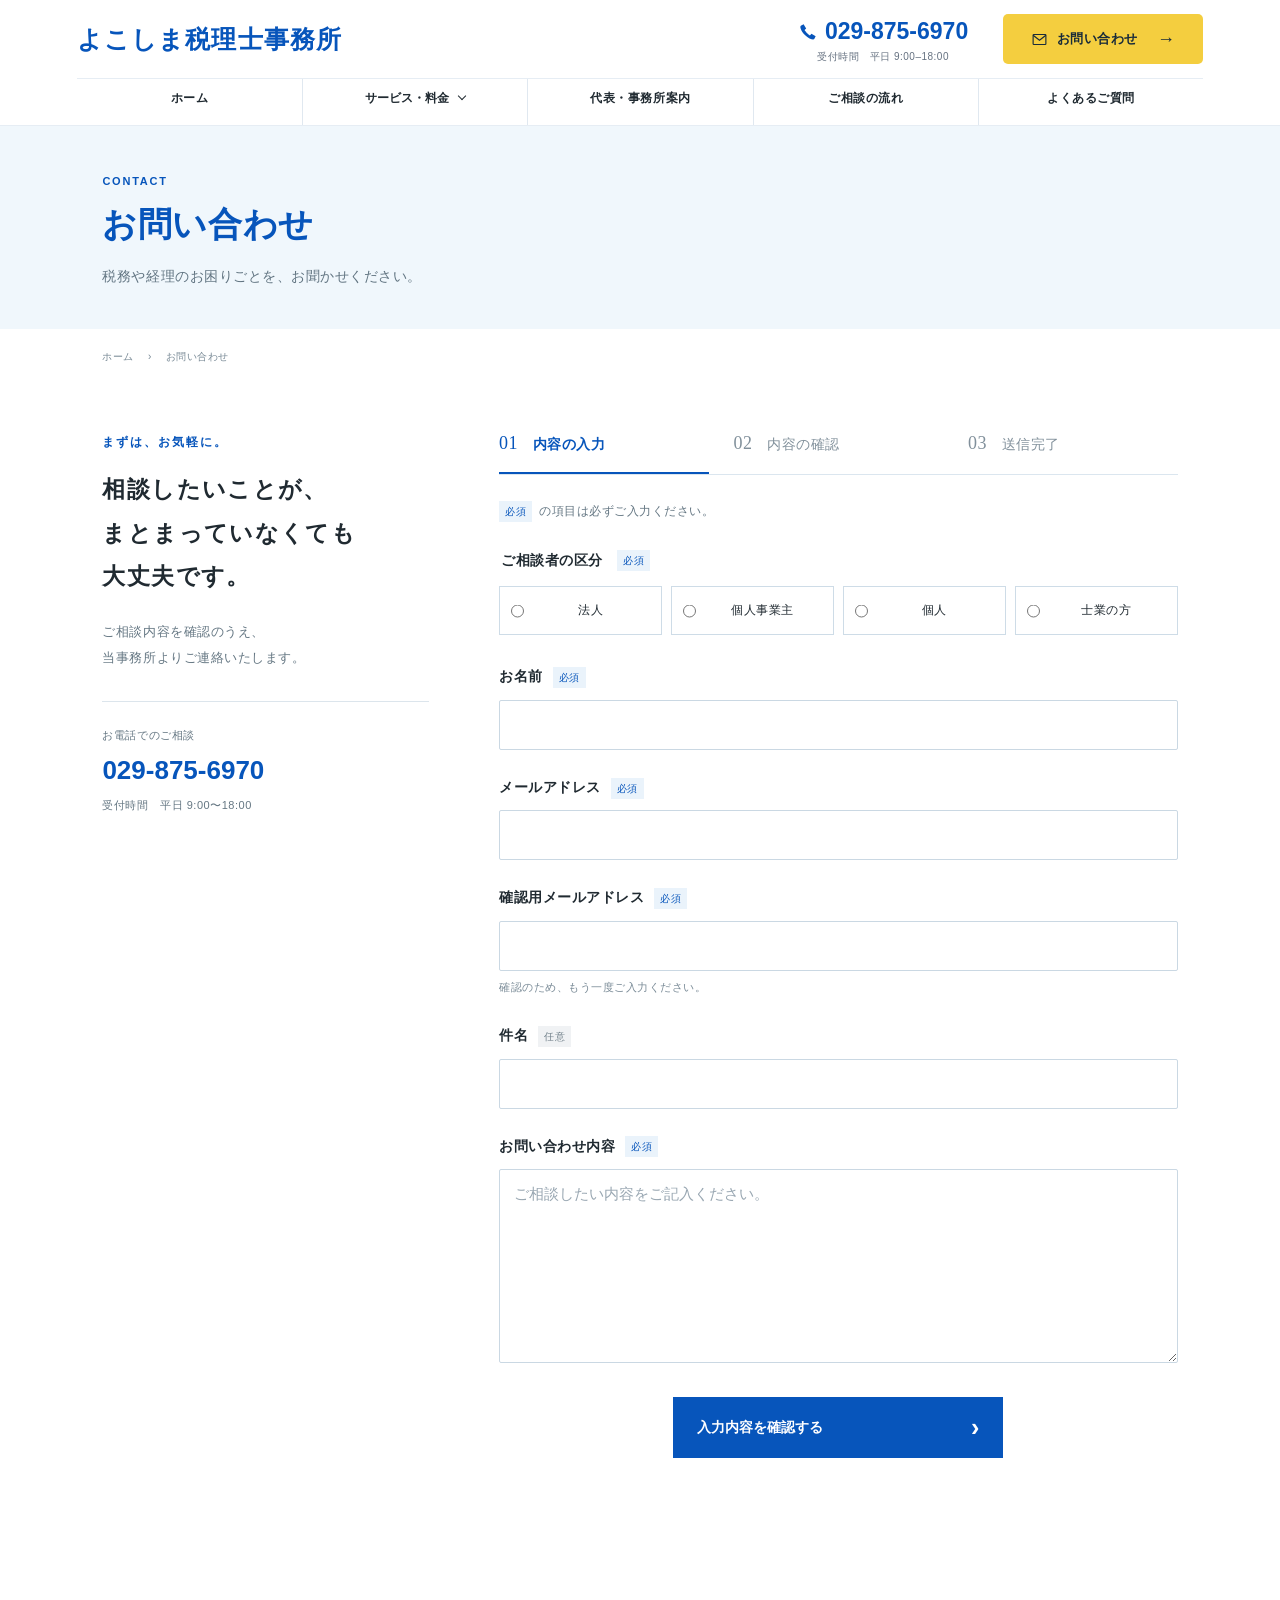
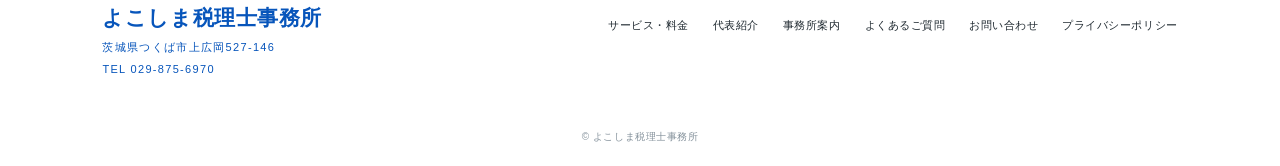
<file: contact/index.html>
<!doctype html><html lang="ja"><head><meta charset="utf-8"><meta name="viewport" content="width=device-width,initial-scale=1"><title>お問い合わせ｜つくば市の税理士ならよこしま税理士事務所</title><meta name="description" content="つくば市の税理士、よこしま税理士事務所へのお問い合わせ。税務・会計・創業・相続など、法人、個人事業主、個人、士業の方のご相談を承ります。"><link rel="canonical" href="https://yokoshima-cpta.com/contact/"><meta property="og:type" content="website"><meta property="og:site_name" content="よこしま税理士事務所"><meta property="og:title" content="お問い合わせ｜つくば市の税理士ならよこしま税理士事務所"><meta property="og:description" content="つくば市の税理士、よこしま税理士事務所へのお問い合わせ。税務・会計・創業・相続など、法人、個人事業主、個人、士業の方のご相談を承ります。"><meta property="og:url" content="https://yokoshima-cpta.com/contact/"><meta property="og:image" content="https://yokoshima-cpta.com/assets/ogp.jpg"><meta property="og:image:width" content="1200"><meta property="og:image:height" content="630"><meta property="og:image:alt" content="茨城県つくば市 よこしま税理士事務所 税務・会計・相続のご相談"><meta property="og:locale" content="ja_JP"><meta name="twitter:card" content="summary_large_image"><script type="application/ld+json">{"@context":"https://schema.org","@type":"BreadcrumbList","itemListElement":[{"@type":"ListItem","position":1,"name":"ホーム","item":"https://yokoshima-cpta.com/"},{"@type":"ListItem","position":2,"name":"お問い合わせ","item":"https://yokoshima-cpta.com/contact/"}]}</script><link rel="stylesheet" href="../style.css"><link rel="stylesheet" href="contact.css"><link rel="icon" href="../favicon.ico" type="image/x-icon"></head><body><a class="skip" href="#main">本文へ</a><header class="header header-two-row"><div class="header-top"><a class="brand" href="../#top">よこしま税理士事務所</a><a class="header-phone" href="tel:0298756970"><span><svg viewBox="0 0 24 24" aria-hidden="true"><path d="M6.7 2.8 3.4 4.4c-1.4.8-.1 6.2 4.9 11.2s10.4 6.3 11.2 4.9l1.7-3.3-5-3-1.9 1.9c-1.8-.9-5.5-4.6-6.4-6.4l1.9-1.9-3.1-5Z" fill="currentColor"/></svg>029-875-6970</span><small>受付時間　平日 9:00–18:00</small></a><a class="header-cta" href="./"><svg viewBox="0 0 24 24" aria-hidden="true"><rect x="3" y="5" width="18" height="14" rx="1"/><path d="m3 6 9 7 9-7"/></svg>お問い合わせ<span>→</span></a><button class="menu" aria-label="メニューを開く" aria-expanded="false" aria-controls="navigation"><span></span><span></span></button></div><nav id="navigation" aria-label="メインナビゲーション"><a href="../#top">ホーム</a><div class="nav-service-dropdown"><button type="button" class="nav-service-trigger" aria-expanded="false" aria-controls="service-submenu">サービス・料金<span class="nav-service-caret" aria-hidden="true"></span></button><div class="nav-service-submenu" id="service-submenu" aria-label="対象別のサービス"><a href="../corporate/"><svg class="audience-icon" viewBox="1 -1 26 26" preserveAspectRatio="xMidYMid meet" aria-hidden="true" fill="none" stroke="currentColor" stroke-width="1.8" stroke-linecap="round" stroke-linejoin="round"><path d="M7 21V3h14v18M3 21h22M11 7h2m4 0h0M11 11h2m4 0h0M11 15h2m4 0h0M13 21v-3h3v3"/></svg><span class="audience-label">法人の方</span><span class="nav-service-chevron" aria-hidden="true">›</span></a><a href="../freelance/"><svg class="audience-icon" viewBox="-0.25 -0.5 29 29" preserveAspectRatio="xMidYMid meet" aria-hidden="true" fill="none" stroke="currentColor" stroke-width="1.8" stroke-linecap="round" stroke-linejoin="round"><circle cx="10.5" cy="5.5" r="4"/><path d="M18.5 15c-.7-3-3.2-4-6-4H8c-3.9 0-6 2.8-6 6.5V21c0 2.3 1.6 3.5 4 3.5h3.5M6 16.5v4H11M3.5 26.5h20"/><path d="M14 16.5h11c.9 0 1.3.6 1 1.4l-2.8 7c-.3.8-.8 1.1-1.6 1.1H10.5c-.8 0-1.2-.6-.9-1.3l2.8-7c.3-.8.8-1.2 1.6-1.2Z"/></svg><span class="audience-label">個人事業主の方</span><span class="nav-service-chevron" aria-hidden="true">›</span></a><a href="../inheritance/"><svg class="audience-icon" viewBox="0 0 28 28" aria-hidden="true" fill="none" stroke="currentColor" stroke-width="1.8" stroke-linecap="round" stroke-linejoin="round"><circle cx="14" cy="4" r="2.5"/><circle cx="6" cy="17" r="2.5"/><circle cx="22" cy="17" r="2.5"/><path d="M9.5 12v-1a4.5 4.5 0 0 1 9 0v1M1.5 26v-1a4.5 4.5 0 0 1 9 0v1m7 0v-1a4.5 4.5 0 0 1 9 0v1M14 13v3m-3 3 3-3 3 3"/></svg><span class="audience-label">相続のご相談</span><span class="nav-service-chevron" aria-hidden="true">›</span></a><a href="../personal/"><svg class="audience-icon" viewBox="2 2 24 24" preserveAspectRatio="xMidYMid meet" aria-hidden="true" fill="none" stroke="currentColor" stroke-width="1.8" stroke-linecap="round" stroke-linejoin="round"><circle cx="14" cy="8" r="4"/><path d="M5 24v-3a9 9 0 0 1 18 0v3M10 24h8"/></svg><span class="audience-label">個人の方</span><span class="nav-service-chevron" aria-hidden="true">›</span></a><a href="../partners/"><svg class="audience-icon" viewBox="0 -1 29 29" preserveAspectRatio="xMidYMid meet" aria-hidden="true" fill="none" stroke="currentColor" stroke-width="1.8" stroke-linecap="round" stroke-linejoin="round"><path d="m17 3 3-2 7 7-2 3-8-8ZM15 5l8 8c-3.5 3-5.5 6-6 10-4.5-.5-9 1-15 3 2-6 3.5-10.5 3-15 4-.5 7-2.5 10-6ZM2 26l10-10"/><circle cx="13.5" cy="14.5" r="1.8" fill="currentColor" stroke="none"/></svg><span class="audience-label">士業の先生方</span><span class="nav-service-chevron" aria-hidden="true">›</span></a></div></div><a href="../about/">代表・事務所案内</a><a href="../flow/">ご相談の流れ</a><a href="../faq/">よくあるご質問</a></nav></header>
<main id="main"><section class="contact-page-heading"><div class="wrap"><p class="eyebrow">CONTACT</p><h1>お問い合わせ</h1><p>税務や経理のお困りごとを、<br class="small-break">お聞かせください。</p></div></section><div class="wrap contact-breadcrumb"><a href="../">ホーム</a><span aria-hidden="true">›</span><span aria-current="page">お問い合わせ</span></div>
<section class="inquiry-section"><div class="inquiry-layout wrap"><aside><p class="eyebrow">まずは、お気軽に。</p><h2>相談したいことが、<br>まとまっていなくても<br>大丈夫です。</h2><p>ご相談内容を確認のうえ、<br>当事務所よりご連絡いたします。</p><div class="inquiry-phone"><span>お電話でのご相談</span><a href="tel:0298756970">029-875-6970</a><small>受付時間　平日 9:00〜18:00</small></div></aside><div class="inquiry-main"><ol class="form-progress" aria-label="入力の流れ"><li aria-current="step"><b>01</b> 内容の入力</li><li><b>02</b> 内容の確認</li><li><b>03</b> 送信完了</li></ol><form id="inquiry-form"><div class="hp-field" aria-hidden="true"><label for="website">ウェブサイト</label><input id="website" name="website" type="text" tabindex="-1" autocomplete="off"></div><p class="required-guide"><span>必須</span>の項目は必ずご入力ください。</p><fieldset class="audience-field"><legend>ご相談者の区分 <span class="field-tag">必須</span></legend><div class="audience-options"><label><input type="radio" name="audience" value="法人" required><span>法人</span></label><label><input type="radio" name="audience" value="個人事業主" required><span>個人事業主</span></label><label><input type="radio" name="audience" value="個人" required><span>個人</span></label><label><input type="radio" name="audience" value="士業の方" required><span>士業の方</span></label></div></fieldset><div class="form-row"><label for="name">お名前<span class="field-tag ">必須</span></label><div><input id="name" name="name" type="text" autocomplete="name" required maxlength="150"></div></div><div class="form-row"><label for="email">メールアドレス<span class="field-tag ">必須</span></label><div><input id="email" name="email" type="email" autocomplete="email" required maxlength="254"></div></div><div class="form-row"><label for="email_confirm">確認用メールアドレス<span class="field-tag ">必須</span></label><div><input id="email_confirm" name="email_confirm" type="email" autocomplete="off" required maxlength="254"><p class=field-help>確認のため、もう一度ご入力ください。</p></div></div><div class="form-row"><label for="subject">件名<span class="field-tag optional">任意</span></label><div><input id="subject" name="subject" type="text" autocomplete="off"  maxlength="150"></div></div><div class="form-row"><label for="message">お問い合わせ内容<span class="field-tag">必須</span></label><div><textarea id="message" name="message" required rows="7" maxlength="5000" placeholder="ご相談したい内容をご記入ください。"></textarea></div></div><button class="form-next" type="submit">入力内容を確認する <span aria-hidden="true">›</span></button></form><section id="confirmation" hidden aria-labelledby="confirmation-title"><h2 id="confirmation-title" tabindex="-1">入力内容のご確認</h2><p>以下の内容をご確認のうえ、「この内容で送信する」を押してください。</p><dl id="confirmation-data"></dl><div class="confirmation-actions"><button type="button" id="form-back">入力内容を修正する</button><button type="button" class="form-next" id="form-send">この内容で送信する <span aria-hidden="true">›</span></button></div><p class="form-error" id="form-error" role="alert" hidden></p></section><section id="complete" hidden aria-labelledby="complete-title"><h2 id="complete-title" tabindex="-1">送信が完了しました</h2><p>お問い合わせいただき、ありがとうございます。<br>ご入力いただいたメールアドレスに受付完了のメールをお送りしました。<br>内容を確認のうえ、担当者よりご連絡いたします。</p><p>数分たっても受付完了のメールが届かない場合は、迷惑メールフォルダをご確認いただくか、お電話にてお問い合わせください。</p></section></div></div></section></main><footer><div class="wrap"><a class="brand" href="../#top">よこしま税理士事務所<small>茨城県つくば市上広岡527-146</small><small>TEL 029-875-6970</small></a><nav aria-label="フッターナビゲーション"><a href="../#services">サービス・料金</a><a href="../about/#representative">代表紹介</a><a href="../about/#office-info">事務所案内</a><a href="../faq/">よくあるご質問</a><a href="./">お問い合わせ</a><a href="../privacy/">プライバシーポリシー</a></nav><p class="copyright">© よこしま税理士事務所</p></div></footer><div class="mobile-contact"><a href="tel:0298756970">☎ 電話で相談</a><a href="./">お問い合わせ →</a></div><script src="../script.js"></script><script src="contact.js"></script></body></html>
</file>
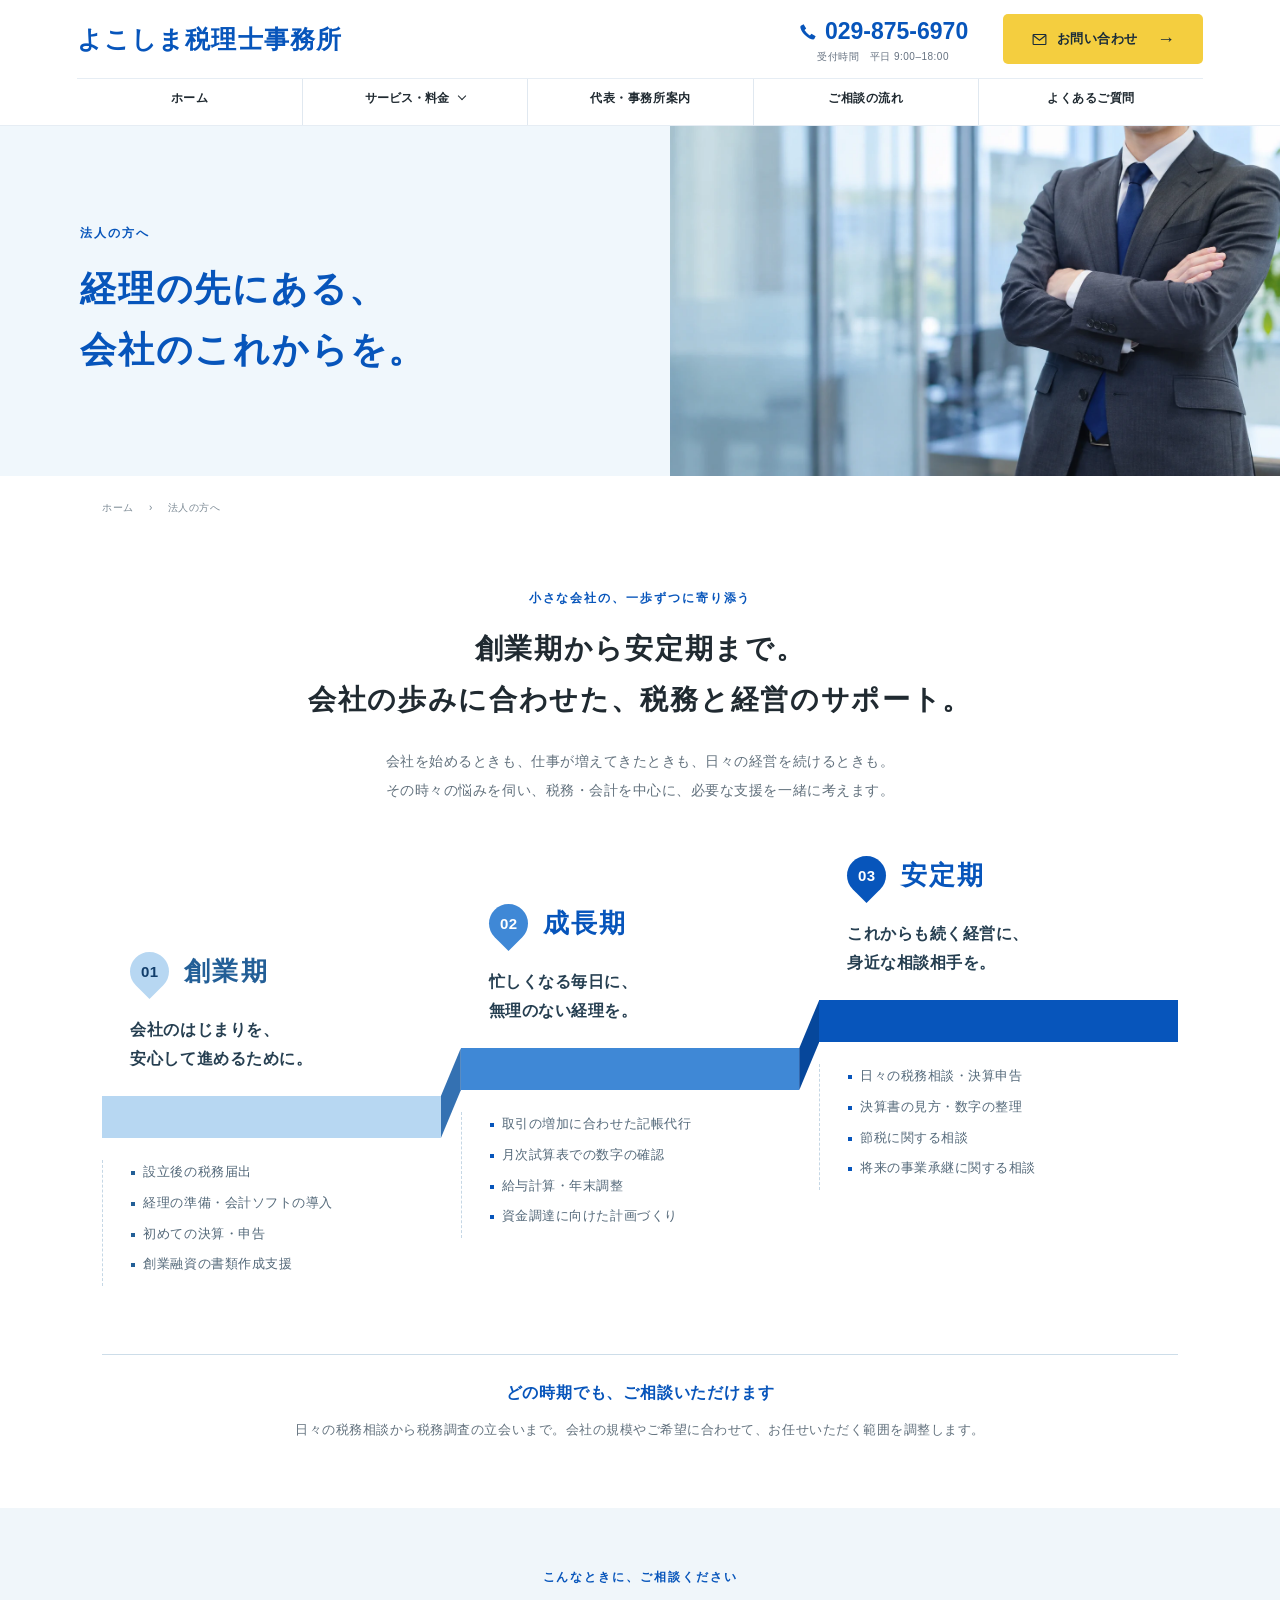
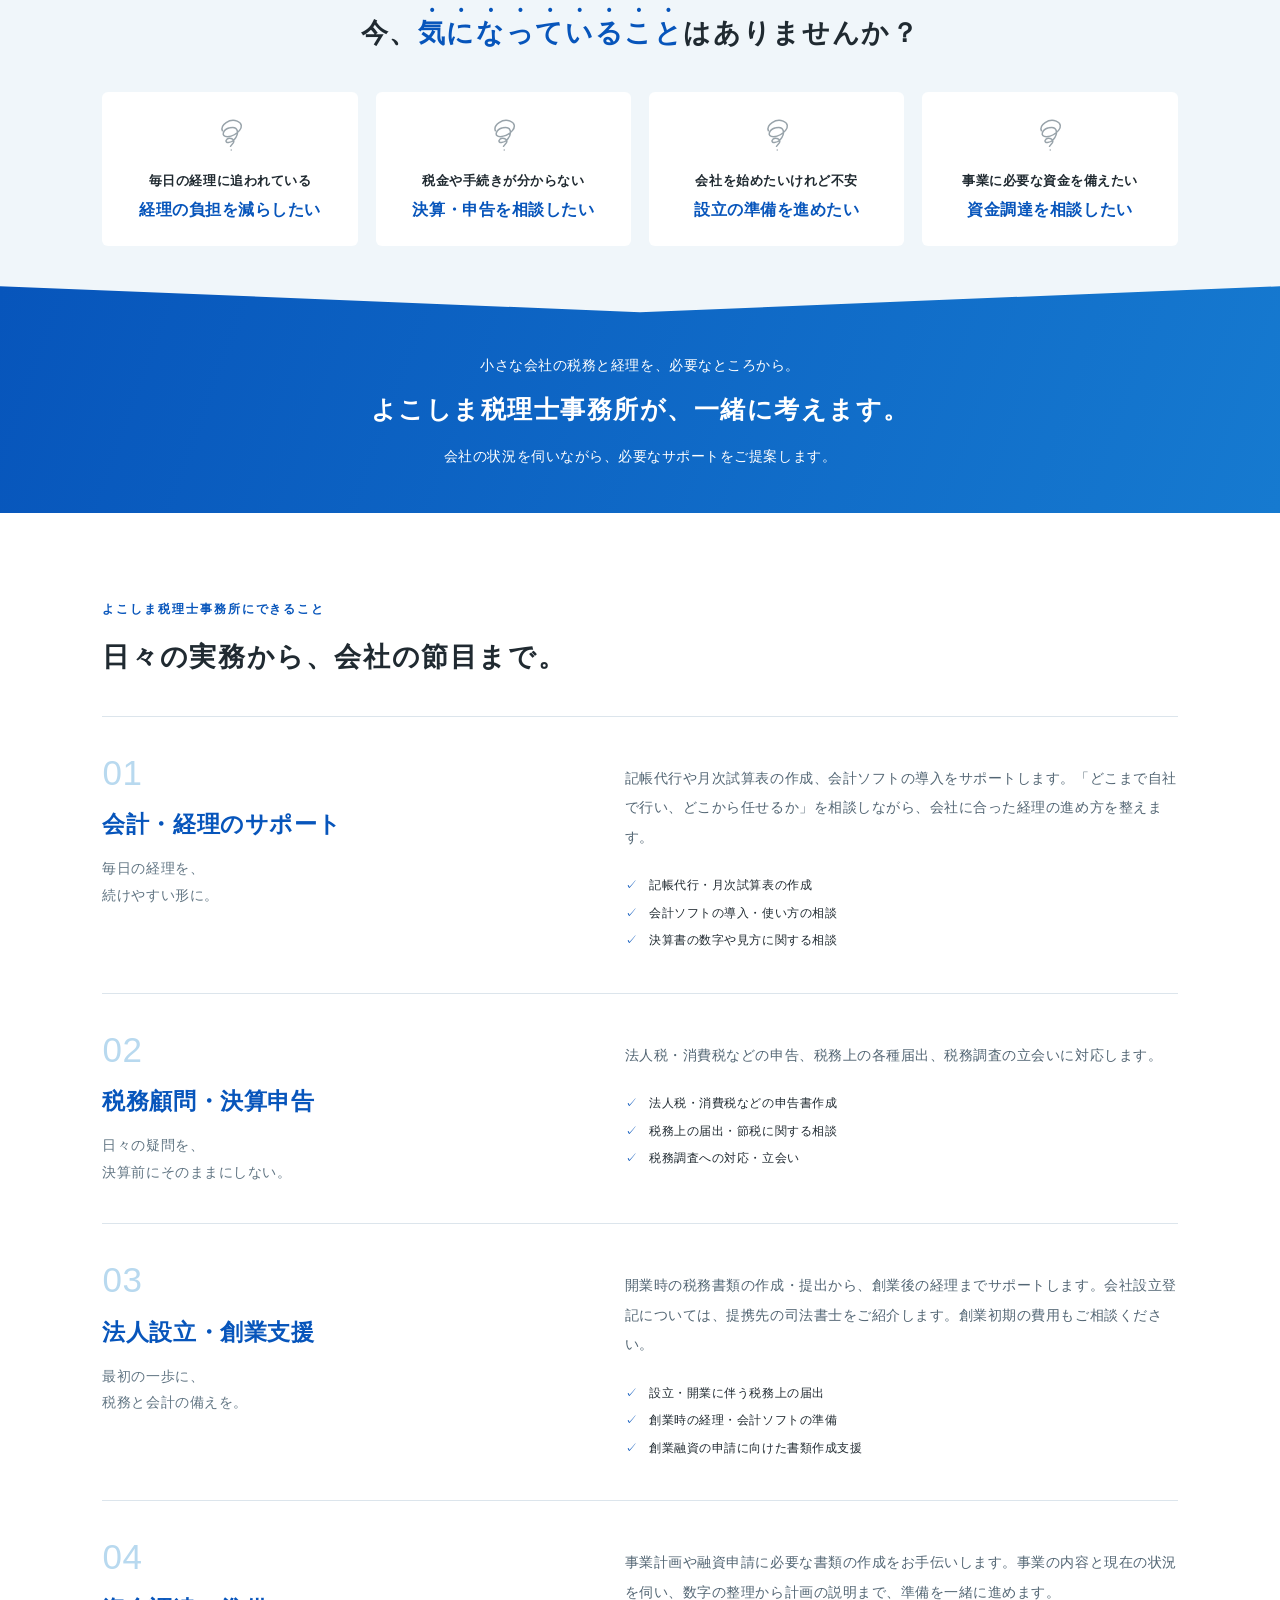
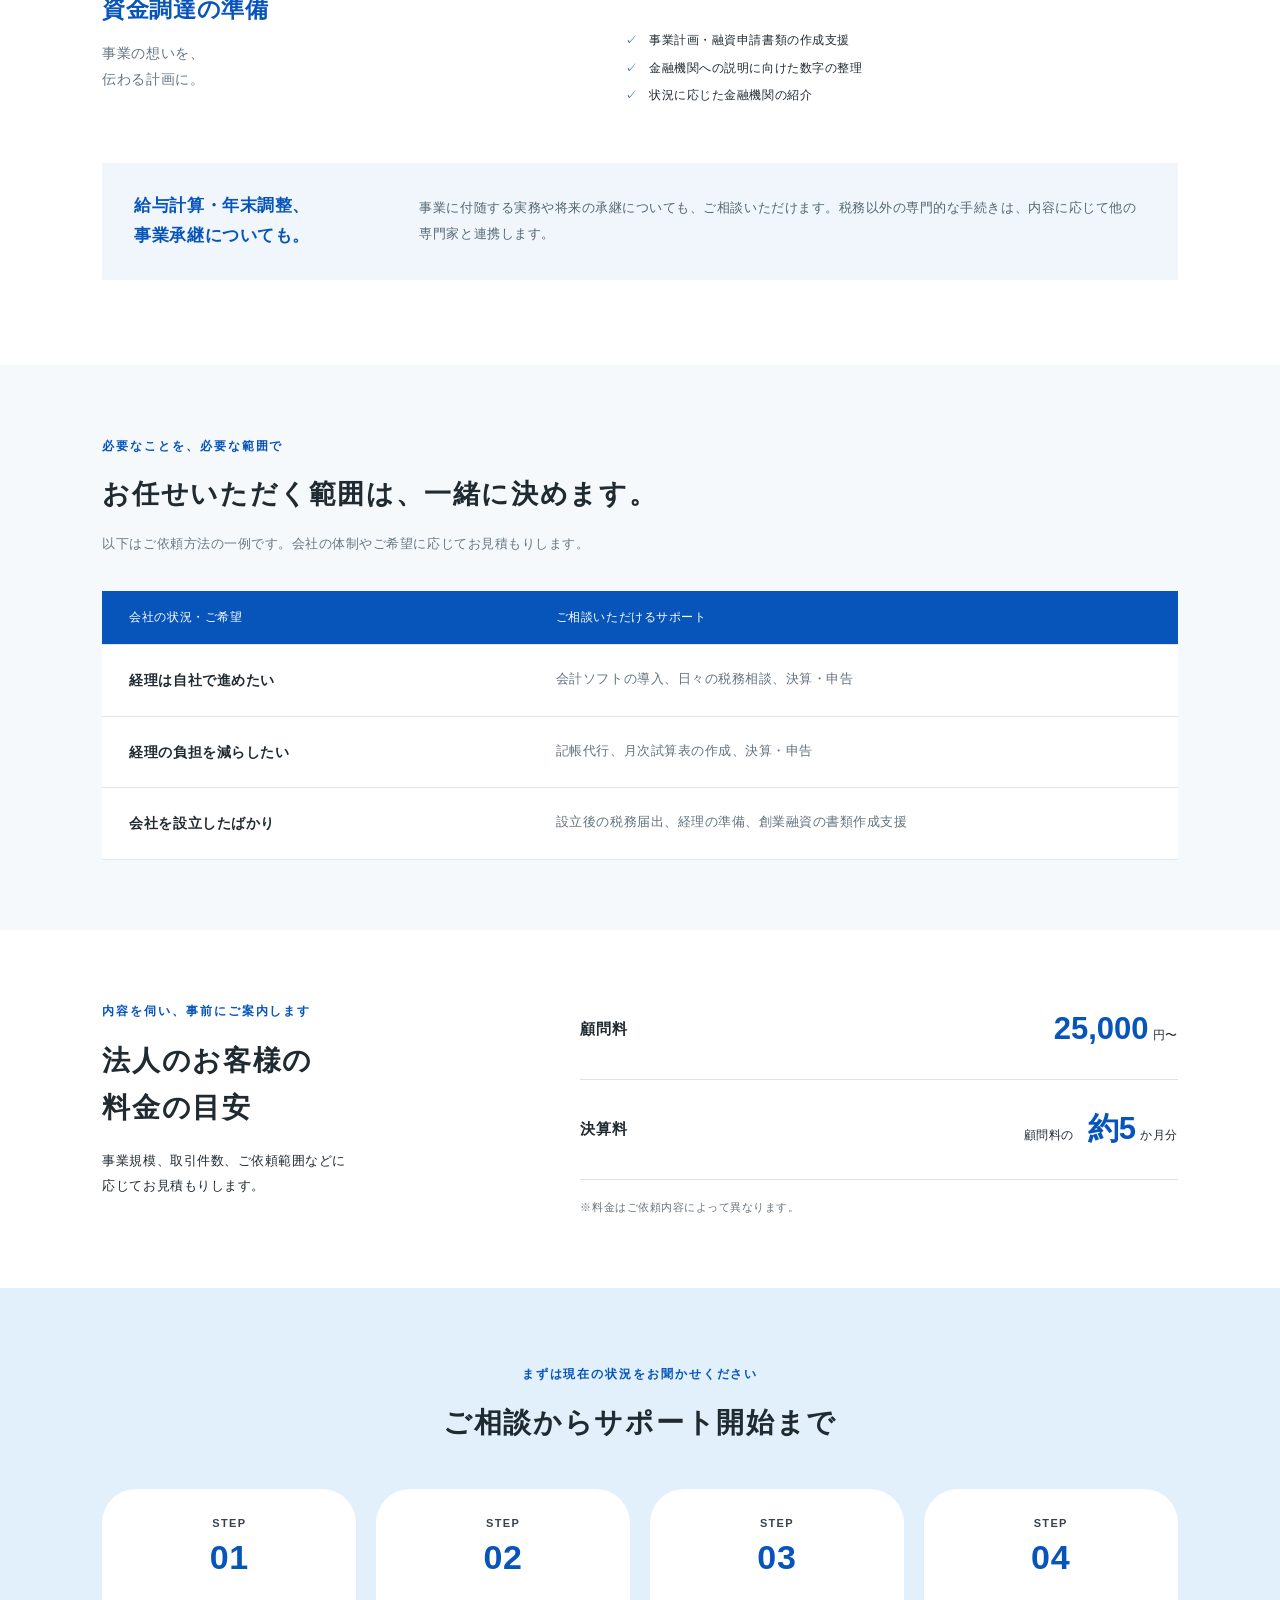
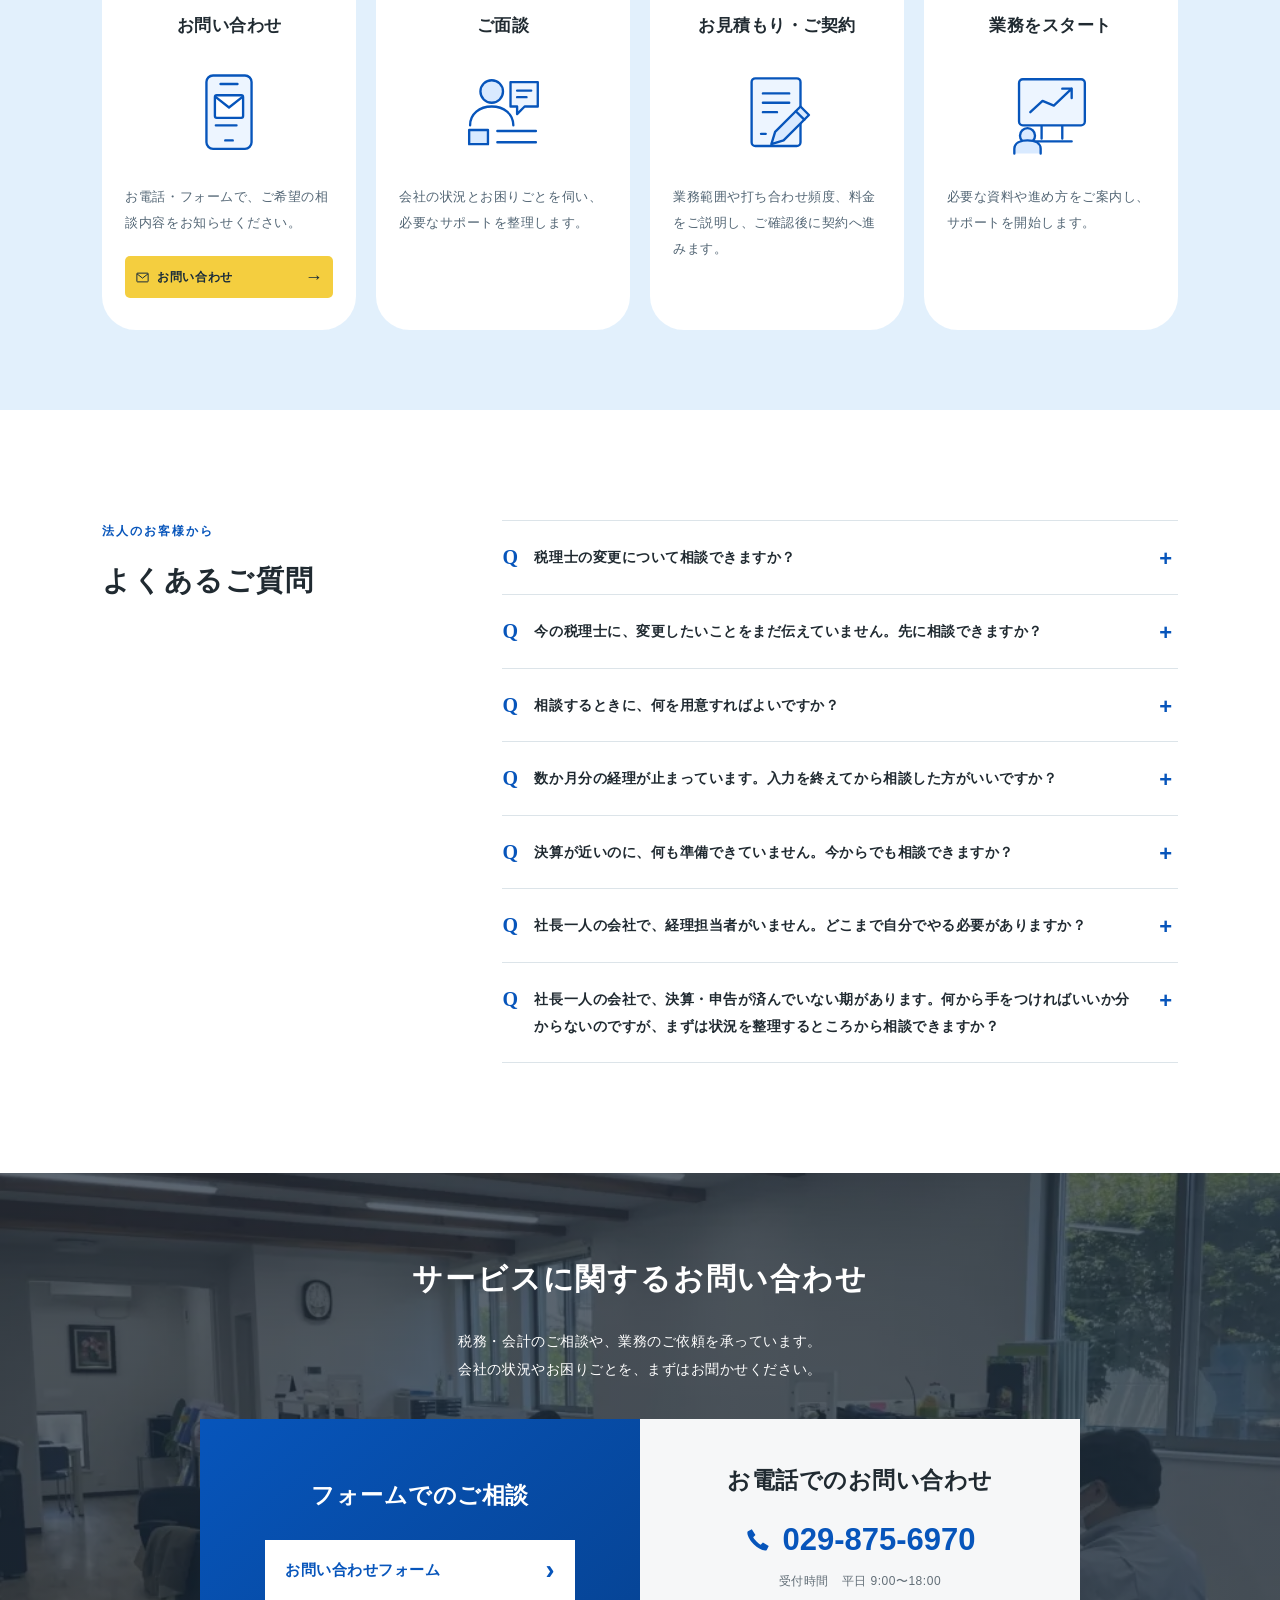
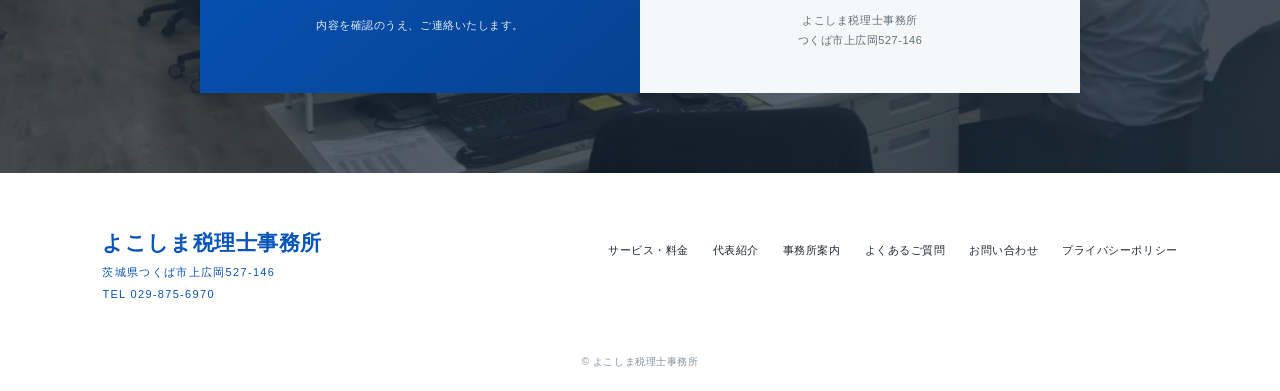
<file: corporate/index.html>
<!doctype html><html lang="ja"><head><meta charset="utf-8"><meta name="viewport" content="width=device-width,initial-scale=1"><title>法人の税務顧問・決算｜つくば市の税理士ならよこしま税理士事務所</title><meta name="description" content="つくば市の税理士、よこしま税理士事務所が小さな会社を支えます。法人の税務顧問、記帳代行、決算申告、創業・資金調達のご相談に対応します。土浦市など近隣の会社の方もお気軽にご相談ください。"><link rel="canonical" href="https://yokoshima-cpta.com/corporate/"><meta property="og:type" content="website"><meta property="og:site_name" content="よこしま税理士事務所"><meta property="og:title" content="法人の税務顧問・決算｜つくば市の税理士ならよこしま税理士事務所"><meta property="og:description" content="つくば市の税理士、よこしま税理士事務所が小さな会社を支えます。法人の税務顧問、記帳代行、決算申告、創業・資金調達のご相談に対応します。土浦市など近隣の会社の方もお気軽にご相談ください。"><meta property="og:url" content="https://yokoshima-cpta.com/corporate/"><meta property="og:image" content="https://yokoshima-cpta.com/assets/ogp.jpg"><meta property="og:image:width" content="1200"><meta property="og:image:height" content="630"><meta property="og:image:alt" content="茨城県つくば市 よこしま税理士事務所 税務・会計・相続のご相談"><meta property="og:locale" content="ja_JP"><meta name="twitter:card" content="summary_large_image"><script type="application/ld+json">{"@context":"https://schema.org","@type":"BreadcrumbList","itemListElement":[{"@type":"ListItem","position":1,"name":"ホーム","item":"https://yokoshima-cpta.com/"},{"@type":"ListItem","position":2,"name":"法人の方へ","item":"https://yokoshima-cpta.com/corporate/"}]}</script><link rel="stylesheet" href="../style.css"><link rel="stylesheet" href="corporate.css"><link rel="stylesheet" href="../scroll-reveal.css"><link rel="icon" href="../favicon.ico" type="image/x-icon"></head><body class="corporate-page"><a class="skip" href="#main">本文へ</a><header class="header header-two-row"><div class="header-top"><a class="brand" href="../#top">よこしま税理士事務所</a><a class="header-phone" href="tel:0298756970"><span><svg viewBox="0 0 24 24" aria-hidden="true"><path d="M6.7 2.8 3.4 4.4c-1.4.8-.1 6.2 4.9 11.2s10.4 6.3 11.2 4.9l1.7-3.3-5-3-1.9 1.9c-1.8-.9-5.5-4.6-6.4-6.4l1.9-1.9-3.1-5Z" fill="currentColor"/></svg>029-875-6970</span><small>受付時間　平日 9:00–18:00</small></a><a class="header-cta" href="../contact/"><svg viewBox="0 0 24 24" aria-hidden="true"><rect x="3" y="5" width="18" height="14" rx="1"/><path d="m3 6 9 7 9-7"/></svg>お問い合わせ<span>→</span></a><button class="menu" aria-label="メニューを開く" aria-expanded="false" aria-controls="navigation"><span></span><span></span></button></div><nav id="navigation" aria-label="メインナビゲーション"><a href="../#top">ホーム</a><div class="nav-service-dropdown"><button type="button" class="nav-service-trigger" aria-expanded="false" aria-controls="service-submenu">サービス・料金<span class="nav-service-caret" aria-hidden="true"></span></button><div class="nav-service-submenu" id="service-submenu" aria-label="対象別のサービス"><a href="../corporate/"><svg class="audience-icon" viewBox="1 -1 26 26" preserveAspectRatio="xMidYMid meet" aria-hidden="true" fill="none" stroke="currentColor" stroke-width="1.8" stroke-linecap="round" stroke-linejoin="round"><path d="M7 21V3h14v18M3 21h22M11 7h2m4 0h0M11 11h2m4 0h0M11 15h2m4 0h0M13 21v-3h3v3"/></svg><span class="audience-label">法人の方</span><span class="nav-service-chevron" aria-hidden="true">›</span></a><a href="../freelance/"><svg class="audience-icon" viewBox="-0.25 -0.5 29 29" preserveAspectRatio="xMidYMid meet" aria-hidden="true" fill="none" stroke="currentColor" stroke-width="1.8" stroke-linecap="round" stroke-linejoin="round"><circle cx="10.5" cy="5.5" r="4"/><path d="M18.5 15c-.7-3-3.2-4-6-4H8c-3.9 0-6 2.8-6 6.5V21c0 2.3 1.6 3.5 4 3.5h3.5M6 16.5v4H11M3.5 26.5h20"/><path d="M14 16.5h11c.9 0 1.3.6 1 1.4l-2.8 7c-.3.8-.8 1.1-1.6 1.1H10.5c-.8 0-1.2-.6-.9-1.3l2.8-7c.3-.8.8-1.2 1.6-1.2Z"/></svg><span class="audience-label">個人事業主の方</span><span class="nav-service-chevron" aria-hidden="true">›</span></a><a href="../inheritance/"><svg class="audience-icon" viewBox="0 0 28 28" aria-hidden="true" fill="none" stroke="currentColor" stroke-width="1.8" stroke-linecap="round" stroke-linejoin="round"><circle cx="14" cy="4" r="2.5"/><circle cx="6" cy="17" r="2.5"/><circle cx="22" cy="17" r="2.5"/><path d="M9.5 12v-1a4.5 4.5 0 0 1 9 0v1M1.5 26v-1a4.5 4.5 0 0 1 9 0v1m7 0v-1a4.5 4.5 0 0 1 9 0v1M14 13v3m-3 3 3-3 3 3"/></svg><span class="audience-label">相続のご相談</span><span class="nav-service-chevron" aria-hidden="true">›</span></a><a href="../personal/"><svg class="audience-icon" viewBox="2 2 24 24" preserveAspectRatio="xMidYMid meet" aria-hidden="true" fill="none" stroke="currentColor" stroke-width="1.8" stroke-linecap="round" stroke-linejoin="round"><circle cx="14" cy="8" r="4"/><path d="M5 24v-3a9 9 0 0 1 18 0v3M10 24h8"/></svg><span class="audience-label">個人の方</span><span class="nav-service-chevron" aria-hidden="true">›</span></a><a href="../partners/"><svg class="audience-icon" viewBox="0 -1 29 29" preserveAspectRatio="xMidYMid meet" aria-hidden="true" fill="none" stroke="currentColor" stroke-width="1.8" stroke-linecap="round" stroke-linejoin="round"><path d="m17 3 3-2 7 7-2 3-8-8ZM15 5l8 8c-3.5 3-5.5 6-6 10-4.5-.5-9 1-15 3 2-6 3.5-10.5 3-15 4-.5 7-2.5 10-6ZM2 26l10-10"/><circle cx="13.5" cy="14.5" r="1.8" fill="currentColor" stroke="none"/></svg><span class="audience-label">士業の先生方</span><span class="nav-service-chevron" aria-hidden="true">›</span></a></div></div><a href="../about/">代表・事務所案内</a><a href="../flow/">ご相談の流れ</a><a href="../faq/">よくあるご質問</a></nav></header>
<main id="main">
<section class="corporate-hero"><div class="corporate-hero-copy"><p class="eyebrow">法人の方へ</p><h1>経理の先にある、<br>会社のこれからを。</h1></div><div class="corporate-hero-photo" role="img" aria-label="青を基調としたオフィスに立つスーツ姿のビジネスパーソン（イメージ）"></div></section>
<nav class="breadcrumbs wrap" aria-label="パンくずリスト"><a href="../">ホーム</a><span aria-hidden="true">›</span><span aria-current="page">法人の方へ</span></nav>
<section class="corporate-intro corporate-stages section" aria-labelledby="stages-title"><div data-scroll-reveal class="wrap"><p class="eyebrow">小さな会社の、一歩ずつに寄り添う</p><h2 id="stages-title">創業期から安定期まで。<br>会社の歩みに合わせた、税務と経営のサポート。</h2><p class="stages-lead">会社を始めるときも、仕事が増えてきたときも、日々の経営を続けるときも。<br class="desktop">その時々の悩みを伺い、税務・会計を中心に、必要な支援を一緒に考えます。</p><div class="stage-grid">
<article class="stage-card"><div class="stage-label"><span><b>01</b></span><h3>創業期</h3></div><h4>会社のはじまりを、<br>安心して進めるために。</h4><div class="stage-step" aria-hidden="true"></div><ul><li>設立後の税務届出</li><li>経理の準備・会計ソフトの導入</li><li>初めての決算・申告</li><li>創業融資の書類作成支援</li></ul></article>
<article class="stage-card"><div class="stage-label"><span><b>02</b></span><h3>成長期</h3></div><h4>忙しくなる毎日に、<br>無理のない経理を。</h4><div class="stage-step" aria-hidden="true"></div><ul><li>取引の増加に合わせた記帳代行</li><li>月次試算表での数字の確認</li><li>給与計算・年末調整</li><li>資金調達に向けた計画づくり</li></ul></article>
<article class="stage-card"><div class="stage-label"><span><b>03</b></span><h3>安定期</h3></div><h4>これからも続く経営に、<br>身近な相談相手を。</h4><div class="stage-step" aria-hidden="true"></div><ul><li>日々の税務相談・決算申告</li><li>決算書の見方・数字の整理</li><li>節税に関する相談</li><li>将来の事業承継に関する相談</li></ul></article>
</div><div class="stage-common"><strong>どの時期でも、ご相談いただけます</strong><p>日々の税務相談から税務調査の立会いまで。<br class="mobile-only">会社の規模やご希望に合わせて、お任せいただく範囲を調整します。</p></div></div></section>
<section class="corporate-concerns" aria-labelledby="concerns-title"><div data-scroll-reveal class="wrap"><div class="corporate-section-title"><p class="eyebrow">こんなときに、ご相談ください</p><h2 id="concerns-title">今、<span class="concern-heading-em">気になっていること</span>は<br class="mobile-only">ありませんか？</h2></div><div class="concern-links"><a href="#corporate-accounting"><svg class="concern-mark" viewBox="0 0 50 50" fill="none" stroke="currentColor" stroke-width="2" stroke-linecap="round" aria-hidden="true"><path d="M14 20c-3-8 10-17 20-13 14 6-1 20-13 21-10 0-6-10 3-12 12-3 13 8 6 16-5 5-12 5-11 1 2-5 13-3 10 3l-4 5m1 5h0"/></svg><span class="concern-card-copy">毎日の経理に追われている<br><strong>経理の負担を減らしたい</strong></span></a><a href="#corporate-tax"><svg class="concern-mark" viewBox="0 0 50 50" fill="none" stroke="currentColor" stroke-width="2" stroke-linecap="round" aria-hidden="true"><path d="M14 20c-3-8 10-17 20-13 14 6-1 20-13 21-10 0-6-10 3-12 12-3 13 8 6 16-5 5-12 5-11 1 2-5 13-3 10 3l-4 5m1 5h0"/></svg><span class="concern-card-copy">税金や手続きが分からない<br><strong>決算・申告を相談したい</strong></span></a><a href="#corporate-startup"><svg class="concern-mark" viewBox="0 0 50 50" fill="none" stroke="currentColor" stroke-width="2" stroke-linecap="round" aria-hidden="true"><path d="M14 20c-3-8 10-17 20-13 14 6-1 20-13 21-10 0-6-10 3-12 12-3 13 8 6 16-5 5-12 5-11 1 2-5 13-3 10 3l-4 5m1 5h0"/></svg><span class="concern-card-copy">会社を始めたいけれど不安<br><strong>設立の準備を進めたい</strong></span></a><a href="#corporate-finance"><svg class="concern-mark" viewBox="0 0 50 50" fill="none" stroke="currentColor" stroke-width="2" stroke-linecap="round" aria-hidden="true"><path d="M14 20c-3-8 10-17 20-13 14 6-1 20-13 21-10 0-6-10 3-12 12-3 13 8 6 16-5 5-12 5-11 1 2-5 13-3 10 3l-4 5m1 5h0"/></svg><span class="concern-card-copy">事業に必要な資金を備えたい<br><strong>資金調達を相談したい</strong></span></a></div></div><div data-scroll-reveal class="concern-answer"><div class="wrap"><p>小さな会社の税務と経理を、<br class="mobile-only">必要なところから。</p><h3>よこしま税理士事務所が、<br class="mobile-only">一緒に考えます。</h3><p>会社の状況を伺いながら、<br class="mobile-only">必要なサポートをご提案します。</p></div></div></section>
<section class="section corporate-support" id="corporate-support"><div data-scroll-reveal class="wrap"><div class="corporate-section-title"><p class="eyebrow">よこしま税理士事務所にできること</p><h2>日々の実務から、<br class="mobile-only">会社の節目まで。</h2></div><div class="corporate-service-list">
<article id="corporate-accounting"><div class="corporate-service-title"><span>01</span><h3>会計・経理のサポート</h3><p>毎日の経理を、<br>続けやすい形に。</p></div><div><p>記帳代行や月次試算表の作成、会計ソフトの導入をサポートします。「どこまで自社で行い、どこから任せるか」を相談しながら、会社に合った経理の進め方を整えます。</p><ul><li>記帳代行・月次試算表の作成</li><li>会計ソフトの導入・使い方の相談</li><li>決算書の数字や見方に関する相談</li></ul></div></article>
<article id="corporate-tax"><div class="corporate-service-title"><span>02</span><h3>税務顧問・決算申告</h3><p>日々の疑問を、<br>決算前にそのままにしない。</p></div><div><p>法人税・消費税などの申告、税務上の各種届出、税務調査の立会いに対応します。</p><ul><li>法人税・消費税などの申告書作成</li><li>税務上の届出・節税に関する相談</li><li>税務調査への対応・立会い</li></ul></div></article>
<article id="corporate-startup"><div class="corporate-service-title"><span>03</span><h3>法人設立・創業支援</h3><p>最初の一歩に、<br>税務と会計の備えを。</p></div><div><p>開業時の税務書類の作成・提出から、創業後の経理までサポートします。会社設立登記については、提携先の司法書士をご紹介します。創業初期の費用もご相談ください。</p><ul><li>設立・開業に伴う税務上の届出</li><li>創業時の経理・会計ソフトの準備</li><li>創業融資の申請に向けた書類作成支援</li></ul></div></article>
<article id="corporate-finance"><div class="corporate-service-title"><span>04</span><h3>資金調達の準備</h3><p>事業の想いを、<br>伝わる計画に。</p></div><div><p>事業計画や融資申請に必要な書類の作成をお手伝いします。事業の内容と現在の状況を伺い、数字の整理から計画の説明まで、準備を一緒に進めます。</p><ul><li>事業計画・融資申請書類の作成支援</li><li>金融機関への説明に向けた数字の整理</li><li>状況に応じた金融機関の紹介</li></ul></div></article>
</div><div class="corporate-extra"><h3>給与計算・年末調整、<br>事業承継についても。</h3><p>事業に付随する実務や将来の承継についても、ご相談いただけます。税務以外の専門的な手続きは、内容に応じて他の専門家と連携します。</p></div></div></section>
<section class="corporate-options section"><div data-scroll-reveal class="wrap"><div class="corporate-section-title"><p class="eyebrow">必要なことを、必要な範囲で</p><h2>お任せいただく範囲は、<br class="mobile-only">一緒に決めます。</h2><p>以下はご依頼方法の一例です。会社の体制やご希望に応じてお見積もりします。</p></div><div class="option-table"><div class="option-head"><span>会社の状況・ご希望</span><span>ご相談いただけるサポート</span></div><div><h3>経理は自社で進めたい</h3><p>会計ソフトの導入、日々の税務相談、決算・申告</p></div><div><h3>経理の負担を減らしたい</h3><p>記帳代行、月次試算表の作成、決算・申告</p></div><div><h3>会社を設立したばかり</h3><p>設立後の税務届出、経理の準備、創業融資の書類作成支援</p></div></div></div></section>
<section class="section corporate-fees" id="corporate-fees"><div data-scroll-reveal class="wrap"><div class="fees"><div><p class="eyebrow">内容を伺い、事前にご案内します</p><h2>法人のお客様の<br>料金の目安</h2><p>事業規模、取引件数、ご依頼範囲などに<br>応じてお見積もりします。</p></div><div class="fee-table"><div class="fee-row"><h3>顧問料</h3><p><strong>25,000</strong>円〜</p></div><div class="fee-row"><h3>決算料</h3><p>顧問料の<strong>約5</strong>か月分</p></div><p class="fee-note">※料金はご依頼内容によって異なります。</p></div></div></div></section>
<section class="flow section" id="corporate-flow"><div data-scroll-reveal class="wrap"><div class="section-heading"><p class="eyebrow">まずは現在の状況をお聞かせください</p><h2>ご相談からサポート開始まで</h2></div><ol class="corporate-flow-cards"><li><div class="flow-step-label">STEP<strong>01</strong></div><h3>お問い合わせ</h3><svg class="flow-icon" viewBox="0 0 100 100" fill="none" stroke="currentColor" stroke-width="2.5" stroke-linecap="round" stroke-linejoin="round" aria-hidden="true"><rect x="26" y="8" width="48" height="78" rx="7" fill="#edf5ff"/><path d="M41 17h18M46 77h8"/><rect x="35" y="29" width="30" height="24" rx="2" fill="white"/><path d="m36 31 14 11 14-11M36 61h22"/></svg><p>お電話・フォームで、ご希望の相談内容をお知らせください。</p><a class="header-cta flow-contact-cta" href="../contact/"><svg viewBox="0 0 24 24" aria-hidden="true"><rect x="3" y="5" width="18" height="14" rx="1"/><path d="m3 6 9 7 9-7"/></svg>お問い合わせ<span>→</span></a></li><li><div class="flow-step-label">STEP<strong>02</strong></div><h3>ご面談</h3><svg class="flow-icon" viewBox="0 0 100 100" fill="none" stroke="currentColor" stroke-width="2.5" stroke-linecap="round" stroke-linejoin="round" aria-hidden="true"><path d="M15 61c0-12 10-20 23-20s23 8 23 20M44 79h41M44 67h41"/><circle cx="38" cy="25" r="12" fill="#d9eaff"/><path d="M58 15h29v26H73l-8 8v-8h-7z" fill="#edf5ff"/><path d="M65 24h15M65 31h10"/><path d="M14 66h20v15H14z" fill="#d9eaff"/></svg><p>会社の状況とお困りごとを伺い、必要なサポートを整理します。</p></li><li><div class="flow-step-label">STEP<strong>03</strong></div><h3>お見積もり・ご契約</h3><svg class="flow-icon" viewBox="0 0 100 100" fill="none" stroke="currentColor" stroke-width="2.5" stroke-linecap="round" stroke-linejoin="round" aria-hidden="true"><rect x="23" y="11" width="52" height="72" rx="4" fill="#edf5ff"/><path d="M35 27h28M35 37h28M35 47h15"/><path d="m48 68 27-27 9 9-27 27-13 4z" fill="#d9eaff"/><path d="m70 46 9 9M33 70h5"/></svg><p>業務範囲や打ち合わせ頻度、料金をご説明し、ご確認後に契約へ進みます。</p></li><li><div class="flow-step-label">STEP<strong>04</strong></div><h3>業務をスタート</h3><svg class="flow-icon" viewBox="0 0 100 100" fill="none" stroke="currentColor" stroke-width="2.5" stroke-linecap="round" stroke-linejoin="round" aria-hidden="true"><rect x="16" y="12" width="70" height="49" rx="4" fill="#edf5ff"/><path d="M40 62v13M62 62v13M30 78h42M28 47l13-12 12 5 19-18M62 22h10v10"/><circle cx="25" cy="72" r="8" fill="#d9eaff"/><path d="M11 91v-5c0-6 6-9 14-9s14 3 14 9v5" fill="#d9eaff"/></svg><p>必要な資料や進め方をご案内し、サポートを開始します。</p></li></ol></div></section>
<section class="faq section"><div data-scroll-reveal class="wrap faq-grid"><div><p class="eyebrow">法人のお客様から</p><h2>よくあるご質問</h2></div><div class="questions"><details><summary>税理士の変更について相談できますか？</summary><p>はい。変更を考えている理由やご希望を伺い、引き継ぎに必要な資料と進め方をご案内します。</p></details>
<details><summary>今の税理士に、変更したいことをまだ伝えていません。先に相談できますか？</summary><p>はい。変更するか迷っている段階でもご相談いただけます。今困っていることや、今後どんなサポートが必要かを伺い、変更する場合の時期や引き継ぎの流れをお伝えします。</p></details>

<details><summary>相談するときに、何を用意すればよいですか？</summary><p>ご相談内容によって異なります。既に事業を営んでいる場合は、過去の決算書・申告書や現在の会計データなどがあると状況を確認しやすくなります。面談前に必要なものをご案内します。</p></details>
<details><summary>数か月分の経理が止まっています。入力を終えてから相談した方がいいですか？</summary><p>入力が途中の段階でご相談いただけます。「何月ごろから入力できていないか」「請求書や通帳の明細がどこまであるか」など、分かる範囲でお伝えください。今の状況に合わせて、どこから手をつけるかを一緒に整理します。</p></details>
<details><summary>決算が近いのに、何も準備できていません。今からでも相談できますか？</summary><p>はい。決算が近い段階でも、ご相談いただけます。決算月と準備の状況を伺い、必要な資料や対応できる範囲をお伝えします。決算月が分かれば、お問い合わせの際にお知らせください。</p></details>
<details><summary>社長一人の会社で、経理担当者がいません。どこまで自分でやる必要がありますか？</summary><p>経理担当者がいない会社でもご相談いただけます。普段の請求書や領収書の管理方法を伺い、社内で行う作業と、税理士に依頼できる作業を具体的にご案内します。</p></details>
<details><summary>社長一人の会社で、決算・申告が済んでいない期があります。何から手をつければいいか分からないのですが、まずは状況を整理するところから相談できますか？</summary><p>はい。申告が済んでいない期が複数あっても、まずは今の状況を整理するところからご相談いただけます。何期分かはっきり分からなかったり、帳簿や書類がそろっていなかったりしても大丈夫です。分かる範囲でお話を伺い、お手元にある資料をもとに、何から確認すればよいかを一緒に整理します。</p></details></div></div></section>

<section class="contact corporate-contact" id="contact" aria-labelledby="contact-title"><div data-scroll-reveal class="wrap"><h2 id="contact-title">サービスに関するお問い合わせ</h2><p class="corporate-contact-intro">税務・会計のご相談や、業務のご依頼を承っています。<br>会社の状況やお困りごとを、まずはお聞かせください。</p><div class="corporate-contact-panels"><div class="corporate-contact-form"><h3>フォームでのご相談</h3><a href="../contact/">お問い合わせフォーム <span aria-hidden="true">›</span></a><p>内容を確認のうえ、ご連絡いたします。</p></div><div class="corporate-contact-tel"><h3>お電話でのお問い合わせ</h3><a href="tel:0298756970"><svg viewBox="0 0 24 24" aria-hidden="true"><path d="M6.7 2.8 3.4 4.4c-1.4.8-.1 6.2 4.9 11.2s10.4 6.3 11.2 4.9l1.7-3.3-5-3-1.9 1.9c-1.8-.9-5.5-4.6-6.4-6.4l1.9-1.9-3.1-5Z" fill="currentColor"/></svg>029-875-6970</a><p>受付時間　平日 9:00〜18:00</p><small>よこしま税理士事務所<br>つくば市上広岡527-146</small></div></div></div></section>
</main><footer><div class="wrap"><a class="brand" href="../#top">よこしま税理士事務所<small>茨城県つくば市上広岡527-146</small><small>TEL 029-875-6970</small></a><nav aria-label="フッターナビゲーション"><a href="../#services">サービス・料金</a><a href="../about/#representative">代表紹介</a><a href="../about/#office-info">事務所案内</a><a href="../faq/">よくあるご質問</a><a href="../contact/">お問い合わせ</a><a href="../privacy/">プライバシーポリシー</a></nav><p class="copyright">© よこしま税理士事務所</p></div></footer><div class="mobile-contact"><a href="tel:0298756970">☎ 電話で相談</a><a href="../contact/">お問い合わせ →</a></div><script src="../script.js"></script><script src="../scroll-reveal.js"></script></body></html>
</file>
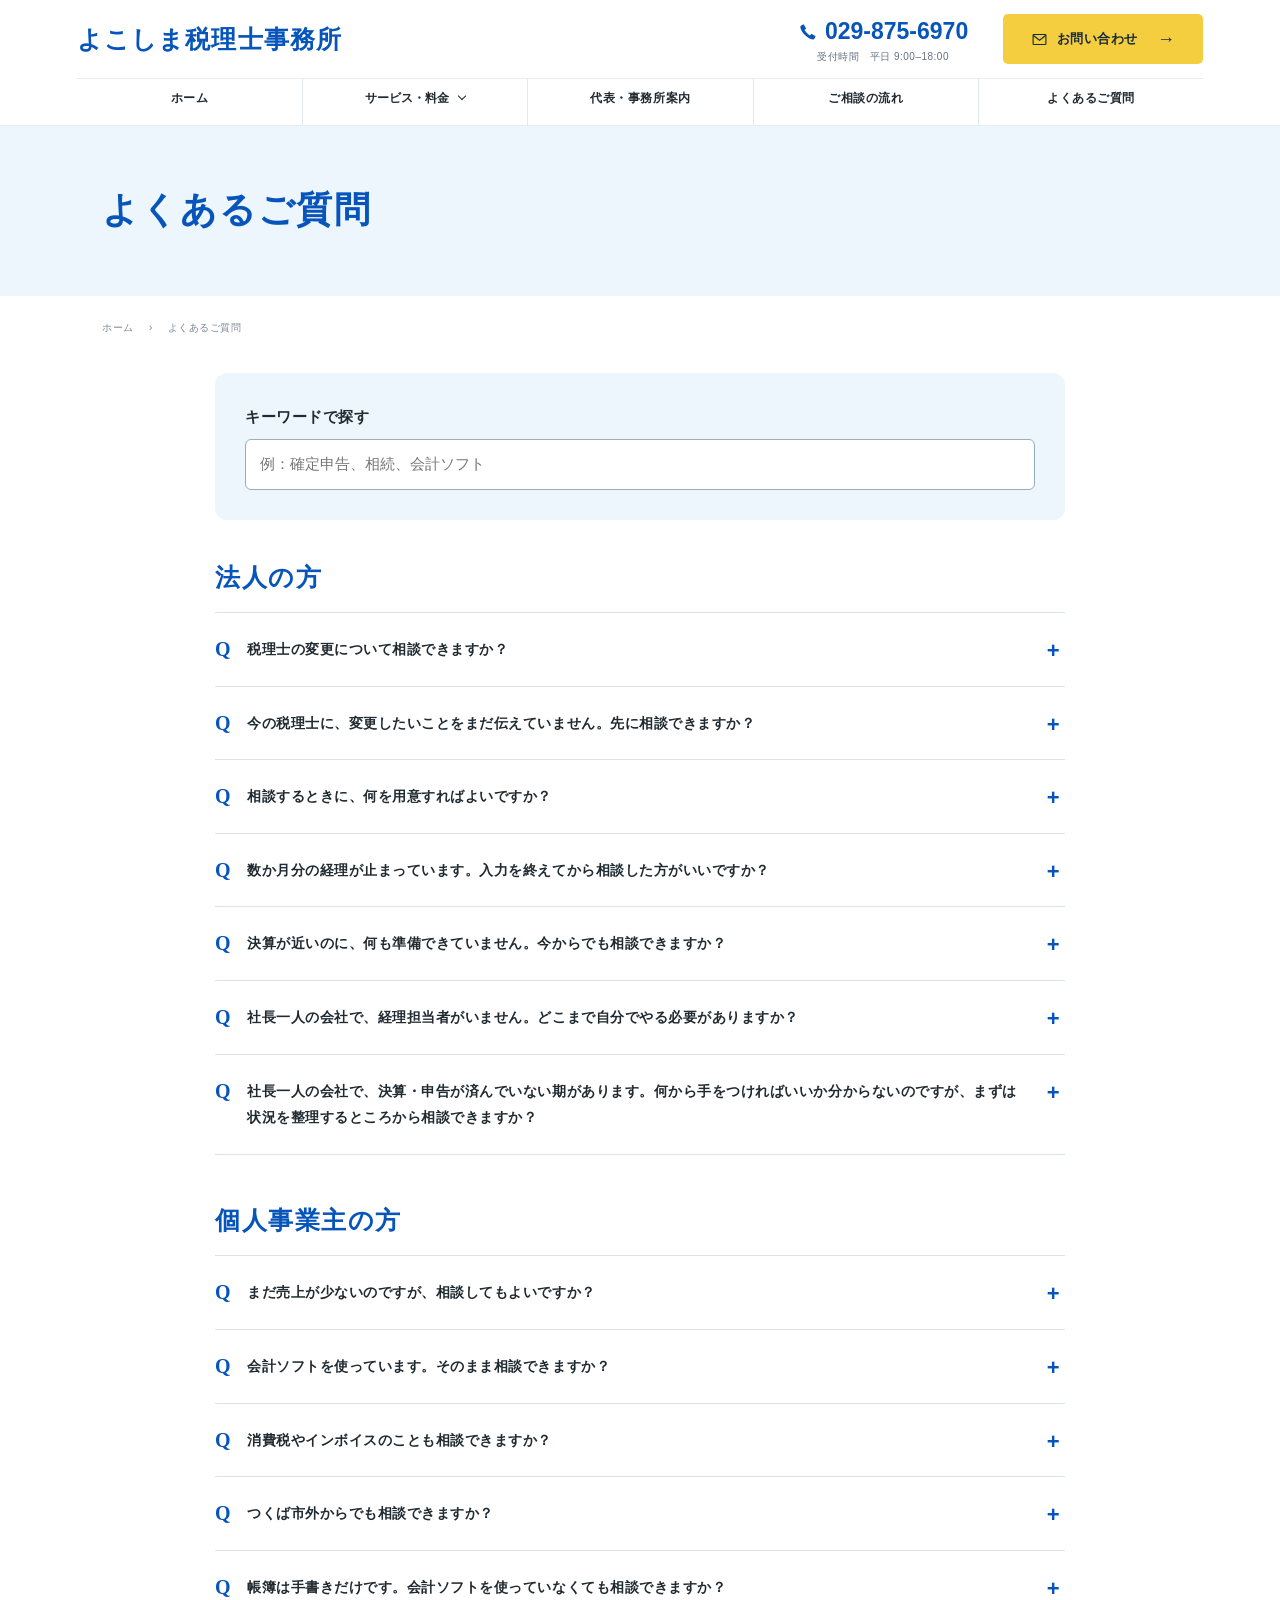
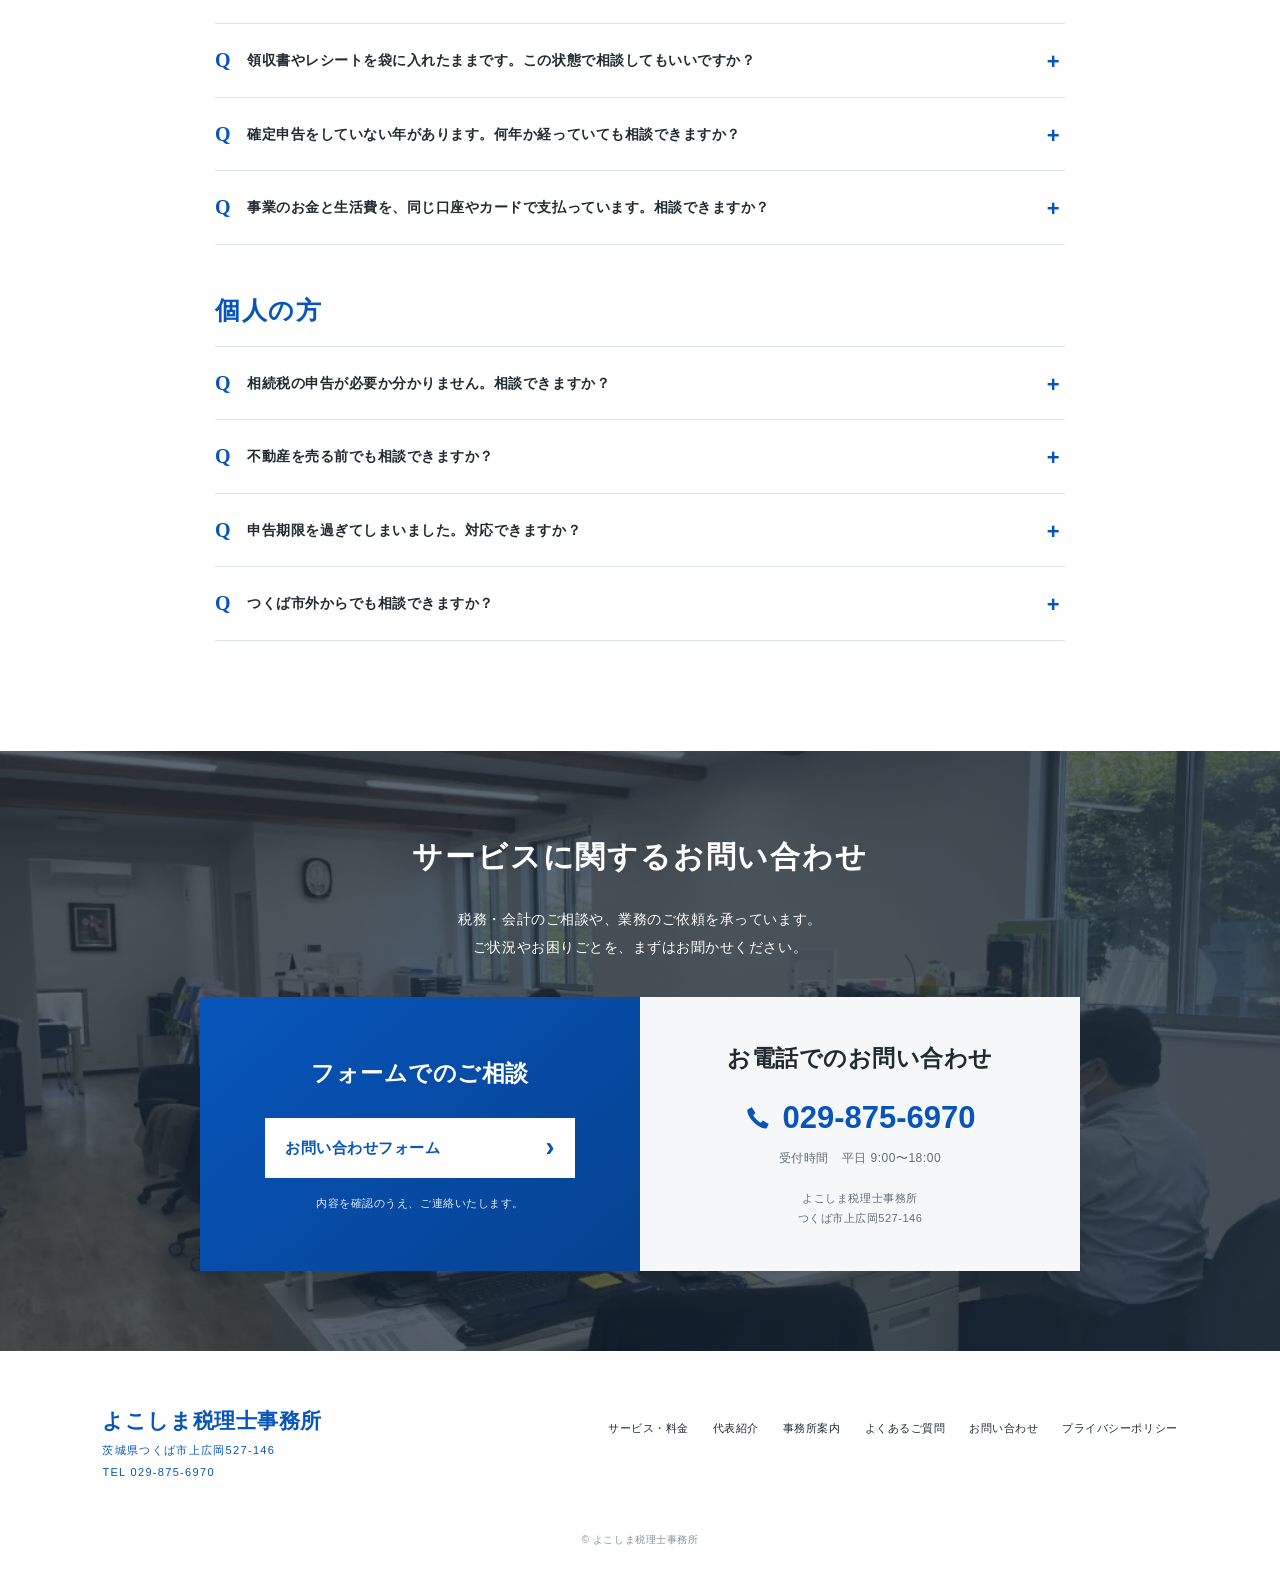
<file: faq/index.html>
<!doctype html><html lang="ja"><head><meta charset="utf-8"><meta name="viewport" content="width=device-width,initial-scale=1"><title>よくあるご質問｜つくば市の税理士ならよこしま税理士事務所</title><meta name="description" content="つくば市の税理士、よこしま税理士事務所に法人、個人事業主、個人のお客様からよくいただくご質問を、カテゴリ別にご案内します。"><link rel="canonical" href="https://yokoshima-cpta.com/faq/"><meta property="og:type" content="website"><meta property="og:site_name" content="よこしま税理士事務所"><meta property="og:title" content="よくあるご質問｜つくば市の税理士ならよこしま税理士事務所"><meta property="og:description" content="つくば市の税理士、よこしま税理士事務所に法人、個人事業主、個人のお客様からよくいただくご質問を、カテゴリ別にご案内します。"><meta property="og:url" content="https://yokoshima-cpta.com/faq/"><meta property="og:image" content="https://yokoshima-cpta.com/assets/ogp.jpg"><meta property="og:image:width" content="1200"><meta property="og:image:height" content="630"><meta property="og:image:alt" content="茨城県つくば市 よこしま税理士事務所 税務・会計・相続のご相談"><meta property="og:locale" content="ja_JP"><meta name="twitter:card" content="summary_large_image"><script type="application/ld+json">{"@context":"https://schema.org","@type":"BreadcrumbList","itemListElement":[{"@type":"ListItem","position":1,"name":"ホーム","item":"https://yokoshima-cpta.com/"},{"@type":"ListItem","position":2,"name":"よくあるご質問","item":"https://yokoshima-cpta.com/faq/"}]}</script><link rel="stylesheet" href="../style.css"><link rel="stylesheet" href="../corporate/corporate.css"><link rel="stylesheet" href="../about/about.css"><link rel="stylesheet" href="../scroll-reveal.css"><link rel="stylesheet" href="faq.css"><link rel="icon" href="../favicon.ico" type="image/x-icon"></head><body class="corporate-page about-page"><a class="skip" href="#main">本文へ</a><header class="header header-two-row"><div class="header-top"><a class="brand" href="../#top">よこしま税理士事務所</a><a class="header-phone" href="tel:0298756970"><span><svg viewBox="0 0 24 24" aria-hidden="true"><path d="M6.7 2.8 3.4 4.4c-1.4.8-.1 6.2 4.9 11.2s10.4 6.3 11.2 4.9l1.7-3.3-5-3-1.9 1.9c-1.8-.9-5.5-4.6-6.4-6.4l1.9-1.9-3.1-5Z" fill="currentColor"/></svg>029-875-6970</span><small>受付時間　平日 9:00–18:00</small></a><a class="header-cta" href="../contact/"><svg viewBox="0 0 24 24" aria-hidden="true"><rect x="3" y="5" width="18" height="14" rx="1"/><path d="m3 6 9 7 9-7"/></svg>お問い合わせ<span>→</span></a><button class="menu" aria-label="メニューを開く" aria-expanded="false" aria-controls="navigation"><span></span><span></span></button></div><nav id="navigation" aria-label="メインナビゲーション"><a href="../#top">ホーム</a><div class="nav-service-dropdown"><button type="button" class="nav-service-trigger" aria-expanded="false" aria-controls="service-submenu">サービス・料金<span class="nav-service-caret" aria-hidden="true"></span></button><div class="nav-service-submenu" id="service-submenu" aria-label="対象別のサービス"><a href="../corporate/"><svg class="audience-icon" viewBox="1 -1 26 26" preserveAspectRatio="xMidYMid meet" aria-hidden="true" fill="none" stroke="currentColor" stroke-width="1.8" stroke-linecap="round" stroke-linejoin="round"><path d="M7 21V3h14v18M3 21h22M11 7h2m4 0h0M11 11h2m4 0h0M11 15h2m4 0h0M13 21v-3h3v3"/></svg><span class="audience-label">法人の方</span><span class="nav-service-chevron" aria-hidden="true">›</span></a><a href="../freelance/"><svg class="audience-icon" viewBox="-0.25 -0.5 29 29" preserveAspectRatio="xMidYMid meet" aria-hidden="true" fill="none" stroke="currentColor" stroke-width="1.8" stroke-linecap="round" stroke-linejoin="round"><circle cx="10.5" cy="5.5" r="4"/><path d="M18.5 15c-.7-3-3.2-4-6-4H8c-3.9 0-6 2.8-6 6.5V21c0 2.3 1.6 3.5 4 3.5h3.5M6 16.5v4H11M3.5 26.5h20"/><path d="M14 16.5h11c.9 0 1.3.6 1 1.4l-2.8 7c-.3.8-.8 1.1-1.6 1.1H10.5c-.8 0-1.2-.6-.9-1.3l2.8-7c.3-.8.8-1.2 1.6-1.2Z"/></svg><span class="audience-label">個人事業主の方</span><span class="nav-service-chevron" aria-hidden="true">›</span></a><a href="../inheritance/"><svg class="audience-icon" viewBox="0 0 28 28" aria-hidden="true" fill="none" stroke="currentColor" stroke-width="1.8" stroke-linecap="round" stroke-linejoin="round"><circle cx="14" cy="4" r="2.5"/><circle cx="6" cy="17" r="2.5"/><circle cx="22" cy="17" r="2.5"/><path d="M9.5 12v-1a4.5 4.5 0 0 1 9 0v1M1.5 26v-1a4.5 4.5 0 0 1 9 0v1m7 0v-1a4.5 4.5 0 0 1 9 0v1M14 13v3m-3 3 3-3 3 3"/></svg><span class="audience-label">相続のご相談</span><span class="nav-service-chevron" aria-hidden="true">›</span></a><a href="../personal/"><svg class="audience-icon" viewBox="2 2 24 24" preserveAspectRatio="xMidYMid meet" aria-hidden="true" fill="none" stroke="currentColor" stroke-width="1.8" stroke-linecap="round" stroke-linejoin="round"><circle cx="14" cy="8" r="4"/><path d="M5 24v-3a9 9 0 0 1 18 0v3M10 24h8"/></svg><span class="audience-label">個人の方</span><span class="nav-service-chevron" aria-hidden="true">›</span></a><a href="../partners/"><svg class="audience-icon" viewBox="0 -1 29 29" preserveAspectRatio="xMidYMid meet" aria-hidden="true" fill="none" stroke="currentColor" stroke-width="1.8" stroke-linecap="round" stroke-linejoin="round"><path d="m17 3 3-2 7 7-2 3-8-8ZM15 5l8 8c-3.5 3-5.5 6-6 10-4.5-.5-9 1-15 3 2-6 3.5-10.5 3-15 4-.5 7-2.5 10-6ZM2 26l10-10"/><circle cx="13.5" cy="14.5" r="1.8" fill="currentColor" stroke="none"/></svg><span class="audience-label">士業の先生方</span><span class="nav-service-chevron" aria-hidden="true">›</span></a></div></div><a href="../about/">代表・事務所案内</a><a href="../flow/">ご相談の流れ</a><a href="../faq/" aria-current="page">よくあるご質問</a></nav></header>

<main id="main">
<section class="about-page-hero"><div class="wrap"><h1>よくあるご質問</h1></div></section>
<nav class="breadcrumbs wrap" aria-label="パンくずリスト"><a href="../">ホーム</a><span aria-hidden="true">›</span><span aria-current="page">よくあるご質問</span></nav>
<div class="faq section"><div class="wrap faq-directory">
  <form class="faq-search" role="search" aria-label="よくあるご質問を検索" hidden>
    <label for="faq-search">キーワードで探す</label>
    <input id="faq-search" type="search" placeholder="例：確定申告、相続、会計ソフト" aria-controls="faq-categories">
  </form>
  <p class="faq-search-status" role="status"></p>
  <div id="faq-categories">
<section class="faq-category" id="corporate" aria-labelledby="corporate-title">
  <h2 id="corporate-title">法人の方</h2>
  <div class="questions">
    <details><summary>税理士の変更について相談できますか？</summary><p>はい。変更を考えている理由やご希望を伺い、引き継ぎに必要な資料と進め方をご案内します。</p></details>
<details><summary>今の税理士に、変更したいことをまだ伝えていません。先に相談できますか？</summary><p>はい。変更するか迷っている段階でもご相談いただけます。今困っていることや、今後どんなサポートが必要かを伺い、変更する場合の時期や引き継ぎの流れをお伝えします。</p></details>
<details><summary>相談するときに、何を用意すればよいですか？</summary><p>ご相談内容によって異なります。既に事業を営んでいる場合は、過去の決算書・申告書や現在の会計データなどがあると状況を確認しやすくなります。面談前に必要なものをご案内します。</p></details>
<details><summary>数か月分の経理が止まっています。入力を終えてから相談した方がいいですか？</summary><p>入力が途中の段階でご相談いただけます。「何月ごろから入力できていないか」「請求書や通帳の明細がどこまであるか」など、分かる範囲でお伝えください。今の状況に合わせて、どこから手をつけるかを一緒に整理します。</p></details>
<details><summary>決算が近いのに、何も準備できていません。今からでも相談できますか？</summary><p>はい。決算が近い段階でも、ご相談いただけます。決算月と準備の状況を伺い、必要な資料や対応できる範囲をお伝えします。決算月が分かれば、お問い合わせの際にお知らせください。</p></details>
<details><summary>社長一人の会社で、経理担当者がいません。どこまで自分でやる必要がありますか？</summary><p>経理担当者がいない会社でもご相談いただけます。普段の請求書や領収書の管理方法を伺い、社内で行う作業と、税理士に依頼できる作業を具体的にご案内します。</p></details>
<details><summary>社長一人の会社で、決算・申告が済んでいない期があります。何から手をつければいいか分からないのですが、まずは状況を整理するところから相談できますか？</summary><p>はい。申告が済んでいない期が複数あっても、まずは今の状況を整理するところからご相談いただけます。何期分かはっきり分からなかったり、帳簿や書類がそろっていなかったりしても大丈夫です。分かる範囲でお話を伺い、お手元にある資料をもとに、何から確認すればよいかを一緒に整理します。</p></details>
  </div>
</section>
<section class="faq-category" id="freelance" aria-labelledby="freelance-title">
  <h2 id="freelance-title">個人事業主の方</h2>
  <div class="questions">
    <details><summary>まだ売上が少ないのですが、相談してもよいですか？</summary><p>はい。売上の金額だけで判断せず、お仕事の内容や帳簿の状況、困っていることを伺います。開業前・開業直後の段階でもご相談ください。</p></details>
<details><summary>会計ソフトを使っています。そのまま相談できますか？</summary><p>ご利用中のソフトやデータの状態をお聞かせください。対応方法を確認したうえで、お客様に合う進め方をご案内します。</p></details>
<details><summary>消費税やインボイスのことも相談できますか？</summary><p>はい。取引の内容や登録状況などを伺い、必要な確認事項を整理します。個別の判断は、ご事情を確認したうえでご説明します。</p></details>
<details><summary>つくば市外からでも相談できますか？</summary><p>はい、つくば市外からのご相談も可能です。つくば市・土浦市を中心に対応していますが、その他の地域の方もお気軽にご相談ください。</p></details>
<details><summary>帳簿は手書きだけです。会計ソフトを使っていなくても相談できますか？</summary><p>はい。手書きの帳簿やノートでも大丈夫です。普段どのように記録しているかを伺い、今ある記録をもとに、次に何を準備すればよいかお伝えします。</p></details>
<details><summary>領収書やレシートを袋に入れたままです。この状態で相談してもいいですか？</summary><p>はい。日付順に並べたり、内容ごとに分けたりする前にご相談いただけます。領収書が一部見つからない場合も、通帳やカードの明細など、お手元にある資料から確認できることを一緒に整理します。</p></details>
<details><summary>確定申告をしていない年があります。何年か経っていても相談できますか？</summary><p>はい。申告できていない年が複数あっても、ご相談いただけます。何年分かはっきり覚えていなくても大丈夫です。分かる範囲でお話しいただければ、何から確認するかを一緒に整理します。</p></details>
<details><summary>事業のお金と生活費を、同じ口座やカードで支払っています。相談できますか？</summary><p>はい。同じ口座やカードを使っていても、ご相談いただけます。明細に事業と生活の支払いが混ざっている場合は、どのように確認し、整理していくかをご案内します。</p></details>
  </div>
</section>
<section class="faq-category" id="personal" aria-labelledby="personal-title">
  <h2 id="personal-title">個人の方</h2>
  <div class="questions">
    <details><summary>相続税の申告が必要か分かりません。相談できますか？</summary><p>はい。財産の種類や金額、ご家族の状況を伺い、申告が必要かどうかの確認からお手伝いします。資料がそろっていない段階でもご相談ください。</p></details>
<details><summary>不動産を売る前でも相談できますか？</summary><p>はい。売却を検討している段階から、税額の概算や確認しておきたい条件を一緒に整理します。購入時の契約書など、お手元の資料をお知らせください。</p></details>
<details><summary>申告期限を過ぎてしまいました。対応できますか？</summary><p>まずは現在の状況と、税務署からの連絡の有無をお聞かせください。必要な資料や手続きを確認し、対応方法をご案内します。</p></details>
<details><summary>つくば市外からでも相談できますか？</summary><p>はい、つくば市外からのご相談も可能です。つくば市・土浦市を中心に対応していますが、その他の地域の方もお気軽にご相談ください。</p></details>
  </div>
</section>
  </div>
</div></div>
<section class="contact corporate-contact" id="contact" aria-labelledby="contact-title"><div data-scroll-reveal class="wrap"><h2 id="contact-title">サービスに関するお問い合わせ</h2><p class="corporate-contact-intro">税務・会計のご相談や、業務のご依頼を承っています。<br>ご状況やお困りごとを、まずはお聞かせください。</p><div class="corporate-contact-panels"><div class="corporate-contact-form"><h3>フォームでのご相談</h3><a href="../contact/">お問い合わせフォーム <span aria-hidden="true">›</span></a><p>内容を確認のうえ、ご連絡いたします。</p></div><div class="corporate-contact-tel"><h3>お電話でのお問い合わせ</h3><a href="tel:0298756970"><svg viewBox="0 0 24 24" aria-hidden="true"><path d="M6.7 2.8 3.4 4.4c-1.4.8-.1 6.2 4.9 11.2s10.4 6.3 11.2 4.9l1.7-3.3-5-3-1.9 1.9c-1.8-.9-5.5-4.6-6.4-6.4l1.9-1.9-3.1-5Z" fill="currentColor"/></svg>029-875-6970</a><p>受付時間　平日 9:00〜18:00</p><small>よこしま税理士事務所<br>つくば市上広岡527-146</small></div></div></div></section>
</main><footer><div class="wrap"><a class="brand" href="../#top">よこしま税理士事務所<small>茨城県つくば市上広岡527-146</small><small>TEL 029-875-6970</small></a><nav aria-label="フッターナビゲーション"><a href="../#services">サービス・料金</a><a href="../about/#representative">代表紹介</a><a href="../about/#office-info">事務所案内</a><a href="../faq/">よくあるご質問</a><a href="../contact/">お問い合わせ</a><a href="../privacy/">プライバシーポリシー</a></nav><p class="copyright">© よこしま税理士事務所</p></div></footer><div class="mobile-contact"><a href="tel:0298756970">☎ 電話で相談</a><a href="../contact/">お問い合わせ →</a></div><script src="../script.js"></script><script src="../scroll-reveal.js"></script><script src="faq-search.js"></script></body></html>
</file>
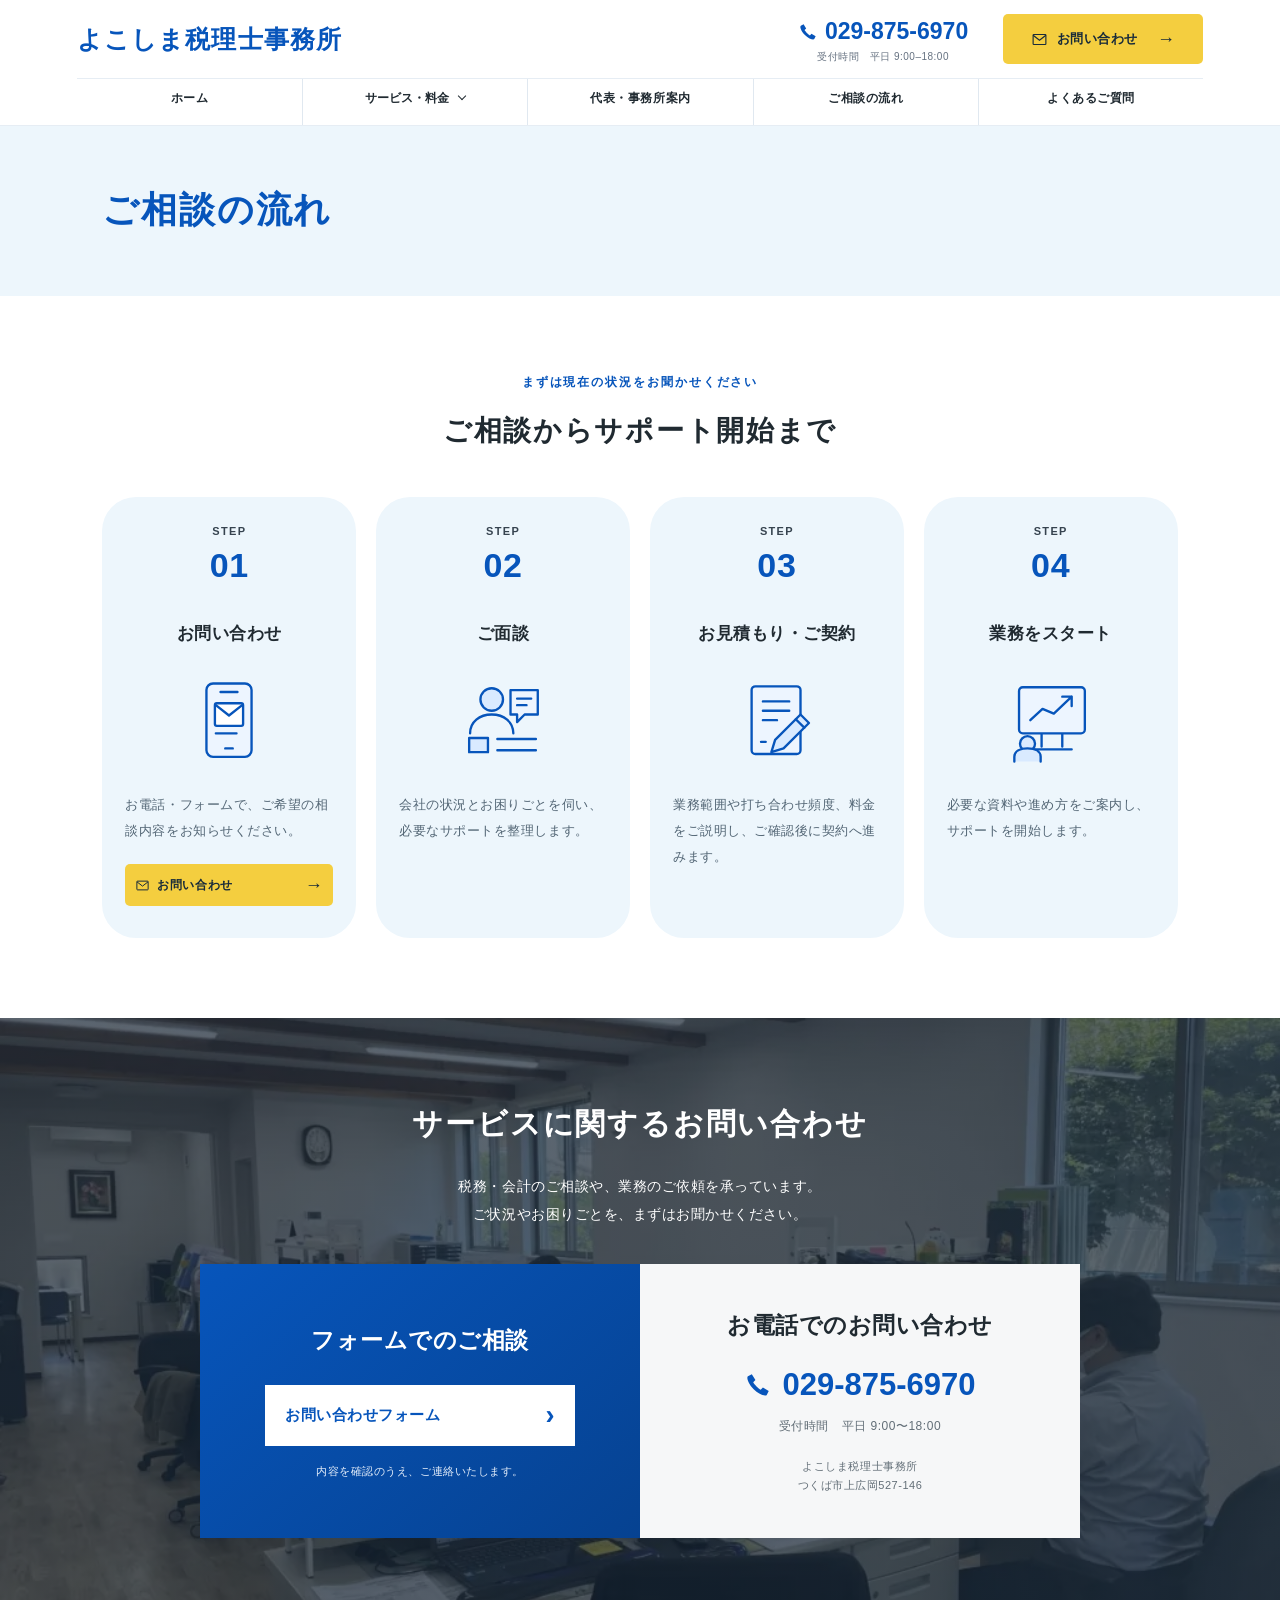
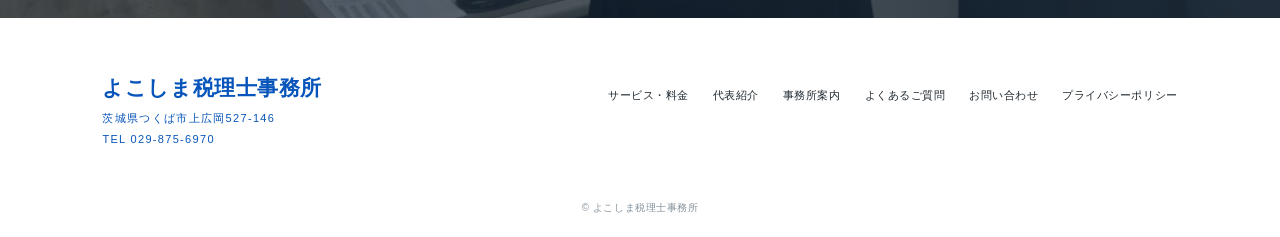
<file: flow/index.html>
<!doctype html><html lang="ja"><head><meta charset="utf-8"><meta name="viewport" content="width=device-width,initial-scale=1"><title>ご相談の流れ｜つくば市の税理士ならよこしま税理士事務所</title><meta name="description" content="つくば市の税理士、よこしま税理士事務所へのご相談の流れです。お問い合わせ、ご面談、お見積もり・ご契約から業務開始までをご案内します。"><link rel="canonical" href="https://yokoshima-cpta.com/flow/"><meta property="og:type" content="website"><meta property="og:site_name" content="よこしま税理士事務所"><meta property="og:title" content="ご相談の流れ｜つくば市の税理士ならよこしま税理士事務所"><meta property="og:description" content="つくば市の税理士、よこしま税理士事務所へのご相談の流れです。お問い合わせ、ご面談、お見積もり・ご契約から業務開始までをご案内します。"><meta property="og:url" content="https://yokoshima-cpta.com/flow/"><meta property="og:image" content="https://yokoshima-cpta.com/assets/ogp.jpg"><meta property="og:image:width" content="1200"><meta property="og:image:height" content="630"><meta property="og:image:alt" content="茨城県つくば市 よこしま税理士事務所 税務・会計・相続のご相談"><meta property="og:locale" content="ja_JP"><meta name="twitter:card" content="summary_large_image"><link rel="stylesheet" href="../style.css"><link rel="stylesheet" href="../corporate/corporate.css"><link rel="stylesheet" href="../about/about.css"><link rel="stylesheet" href="../scroll-reveal.css"><link rel="stylesheet" href="../home-flow.css"><link rel="icon" href="../favicon.ico" type="image/x-icon"></head><body class="corporate-page about-page"><a class="skip" href="#main">本文へ</a><header class="header header-two-row"><div class="header-top"><a class="brand" href="../#top">よこしま税理士事務所</a><a class="header-phone" href="tel:0298756970"><span><svg viewBox="0 0 24 24" aria-hidden="true"><path d="M6.7 2.8 3.4 4.4c-1.4.8-.1 6.2 4.9 11.2s10.4 6.3 11.2 4.9l1.7-3.3-5-3-1.9 1.9c-1.8-.9-5.5-4.6-6.4-6.4l1.9-1.9-3.1-5Z" fill="currentColor"/></svg>029-875-6970</span><small>受付時間　平日 9:00–18:00</small></a><a class="header-cta" href="../contact/"><svg viewBox="0 0 24 24" aria-hidden="true"><rect x="3" y="5" width="18" height="14" rx="1"/><path d="m3 6 9 7 9-7"/></svg>お問い合わせ<span>→</span></a><button class="menu" aria-label="メニューを開く" aria-expanded="false" aria-controls="navigation"><span></span><span></span></button></div><nav id="navigation" aria-label="メインナビゲーション"><a href="../#top">ホーム</a><div class="nav-service-dropdown"><button type="button" class="nav-service-trigger" aria-expanded="false" aria-controls="service-submenu">サービス・料金<span class="nav-service-caret" aria-hidden="true"></span></button><div class="nav-service-submenu" id="service-submenu" aria-label="対象別のサービス"><a href="../corporate/"><svg class="audience-icon" viewBox="1 -1 26 26" preserveAspectRatio="xMidYMid meet" aria-hidden="true" fill="none" stroke="currentColor" stroke-width="1.8" stroke-linecap="round" stroke-linejoin="round"><path d="M7 21V3h14v18M3 21h22M11 7h2m4 0h0M11 11h2m4 0h0M11 15h2m4 0h0M13 21v-3h3v3"/></svg><span class="audience-label">法人の方</span><span class="nav-service-chevron" aria-hidden="true">›</span></a><a href="../freelance/"><svg class="audience-icon" viewBox="-0.25 -0.5 29 29" preserveAspectRatio="xMidYMid meet" aria-hidden="true" fill="none" stroke="currentColor" stroke-width="1.8" stroke-linecap="round" stroke-linejoin="round"><circle cx="10.5" cy="5.5" r="4"/><path d="M18.5 15c-.7-3-3.2-4-6-4H8c-3.9 0-6 2.8-6 6.5V21c0 2.3 1.6 3.5 4 3.5h3.5M6 16.5v4H11M3.5 26.5h20"/><path d="M14 16.5h11c.9 0 1.3.6 1 1.4l-2.8 7c-.3.8-.8 1.1-1.6 1.1H10.5c-.8 0-1.2-.6-.9-1.3l2.8-7c.3-.8.8-1.2 1.6-1.2Z"/></svg><span class="audience-label">個人事業主の方</span><span class="nav-service-chevron" aria-hidden="true">›</span></a><a href="../inheritance/"><svg class="audience-icon" viewBox="0 0 28 28" aria-hidden="true" fill="none" stroke="currentColor" stroke-width="1.8" stroke-linecap="round" stroke-linejoin="round"><circle cx="14" cy="4" r="2.5"/><circle cx="6" cy="17" r="2.5"/><circle cx="22" cy="17" r="2.5"/><path d="M9.5 12v-1a4.5 4.5 0 0 1 9 0v1M1.5 26v-1a4.5 4.5 0 0 1 9 0v1m7 0v-1a4.5 4.5 0 0 1 9 0v1M14 13v3m-3 3 3-3 3 3"/></svg><span class="audience-label">相続のご相談</span><span class="nav-service-chevron" aria-hidden="true">›</span></a><a href="../personal/"><svg class="audience-icon" viewBox="2 2 24 24" preserveAspectRatio="xMidYMid meet" aria-hidden="true" fill="none" stroke="currentColor" stroke-width="1.8" stroke-linecap="round" stroke-linejoin="round"><circle cx="14" cy="8" r="4"/><path d="M5 24v-3a9 9 0 0 1 18 0v3M10 24h8"/></svg><span class="audience-label">個人の方</span><span class="nav-service-chevron" aria-hidden="true">›</span></a><a href="../partners/"><svg class="audience-icon" viewBox="0 -1 29 29" preserveAspectRatio="xMidYMid meet" aria-hidden="true" fill="none" stroke="currentColor" stroke-width="1.8" stroke-linecap="round" stroke-linejoin="round"><path d="m17 3 3-2 7 7-2 3-8-8ZM15 5l8 8c-3.5 3-5.5 6-6 10-4.5-.5-9 1-15 3 2-6 3.5-10.5 3-15 4-.5 7-2.5 10-6ZM2 26l10-10"/><circle cx="13.5" cy="14.5" r="1.8" fill="currentColor" stroke="none"/></svg><span class="audience-label">士業の先生方</span><span class="nav-service-chevron" aria-hidden="true">›</span></a></div></div><a href="../about/">代表・事務所案内</a><a href="../flow/" aria-current="page">ご相談の流れ</a><a href="../faq/">よくあるご質問</a></nav></header>

<main id="main">
<section class="about-page-hero"><div class="wrap"><h1>ご相談の流れ</h1></div></section>
<section class="flow section flow-standalone" id="flow"><div class="wrap"><div class="section-heading"><p class="eyebrow">まずは現在の状況をお聞かせください</p><h2>ご相談からサポート開始まで</h2></div><ol class="corporate-flow-cards"><li><div class="flow-step-label">STEP<strong>01</strong></div><h3>お問い合わせ</h3><svg class="flow-icon" viewBox="0 0 100 100" fill="none" stroke="currentColor" stroke-width="2.5" stroke-linecap="round" stroke-linejoin="round" aria-hidden="true"><rect x="26" y="8" width="48" height="78" rx="7" fill="#edf5ff"/><path d="M41 17h18M46 77h8"/><rect x="35" y="29" width="30" height="24" rx="2" fill="white"/><path d="m36 31 14 11 14-11M36 61h22"/></svg><p>お電話・フォームで、ご希望の相談内容をお知らせください。</p><a class="header-cta flow-contact-cta" href="../contact/"><svg viewBox="0 0 24 24" aria-hidden="true"><rect x="3" y="5" width="18" height="14" rx="1"/><path d="m3 6 9 7 9-7"/></svg>お問い合わせ<span>→</span></a></li><li><div class="flow-step-label">STEP<strong>02</strong></div><h3>ご面談</h3><svg class="flow-icon" viewBox="0 0 100 100" fill="none" stroke="currentColor" stroke-width="2.5" stroke-linecap="round" stroke-linejoin="round" aria-hidden="true"><path d="M15 61c0-12 10-20 23-20s23 8 23 20M44 79h41M44 67h41"/><circle cx="38" cy="25" r="12" fill="#d9eaff"/><path d="M58 15h29v26H73l-8 8v-8h-7z" fill="#edf5ff"/><path d="M65 24h15M65 31h10"/><path d="M14 66h20v15H14z" fill="#d9eaff"/></svg><p>会社の状況とお困りごとを伺い、必要なサポートを整理します。</p></li><li><div class="flow-step-label">STEP<strong>03</strong></div><h3>お見積もり・ご契約</h3><svg class="flow-icon" viewBox="0 0 100 100" fill="none" stroke="currentColor" stroke-width="2.5" stroke-linecap="round" stroke-linejoin="round" aria-hidden="true"><rect x="23" y="11" width="52" height="72" rx="4" fill="#edf5ff"/><path d="M35 27h28M35 37h28M35 47h15"/><path d="m48 68 27-27 9 9-27 27-13 4z" fill="#d9eaff"/><path d="m70 46 9 9M33 70h5"/></svg><p>業務範囲や打ち合わせ頻度、料金をご説明し、ご確認後に契約へ進みます。</p></li><li><div class="flow-step-label">STEP<strong>04</strong></div><h3>業務をスタート</h3><svg class="flow-icon" viewBox="0 0 100 100" fill="none" stroke="currentColor" stroke-width="2.5" stroke-linecap="round" stroke-linejoin="round" aria-hidden="true"><rect x="16" y="12" width="70" height="49" rx="4" fill="#edf5ff"/><path d="M40 62v13M62 62v13M30 78h42M28 47l13-12 12 5 19-18M62 22h10v10"/><circle cx="25" cy="72" r="8" fill="#d9eaff"/><path d="M11 91v-5c0-6 6-9 14-9s14 3 14 9v5" fill="#d9eaff"/></svg><p>必要な資料や進め方をご案内し、サポートを開始します。</p></li></ol></div></section>
<section class="contact corporate-contact" id="contact" aria-labelledby="contact-title"><div data-scroll-reveal class="wrap"><h2 id="contact-title">サービスに関するお問い合わせ</h2><p class="corporate-contact-intro">税務・会計のご相談や、業務のご依頼を承っています。<br>ご状況やお困りごとを、まずはお聞かせください。</p><div class="corporate-contact-panels"><div class="corporate-contact-form"><h3>フォームでのご相談</h3><a href="../contact/">お問い合わせフォーム <span aria-hidden="true">›</span></a><p>内容を確認のうえ、ご連絡いたします。</p></div><div class="corporate-contact-tel"><h3>お電話でのお問い合わせ</h3><a href="tel:0298756970"><svg viewBox="0 0 24 24" aria-hidden="true"><path d="M6.7 2.8 3.4 4.4c-1.4.8-.1 6.2 4.9 11.2s10.4 6.3 11.2 4.9l1.7-3.3-5-3-1.9 1.9c-1.8-.9-5.5-4.6-6.4-6.4l1.9-1.9-3.1-5Z" fill="currentColor"/></svg>029-875-6970</a><p>受付時間　平日 9:00〜18:00</p><small>よこしま税理士事務所<br>つくば市上広岡527-146</small></div></div></div></section>
</main><footer><div class="wrap"><a class="brand" href="../#top">よこしま税理士事務所<small>茨城県つくば市上広岡527-146</small><small>TEL 029-875-6970</small></a><nav aria-label="フッターナビゲーション"><a href="../#services">サービス・料金</a><a href="../about/#representative">代表紹介</a><a href="../about/#office-info">事務所案内</a><a href="../faq/">よくあるご質問</a><a href="../contact/">お問い合わせ</a><a href="../privacy/">プライバシーポリシー</a></nav><p class="copyright">© よこしま税理士事務所</p></div></footer><div class="mobile-contact"><a href="tel:0298756970">☎ 電話で相談</a><a href="../contact/">お問い合わせ →</a></div><script src="../script.js"></script><script src="../scroll-reveal.js"></script></body></html>
</file>
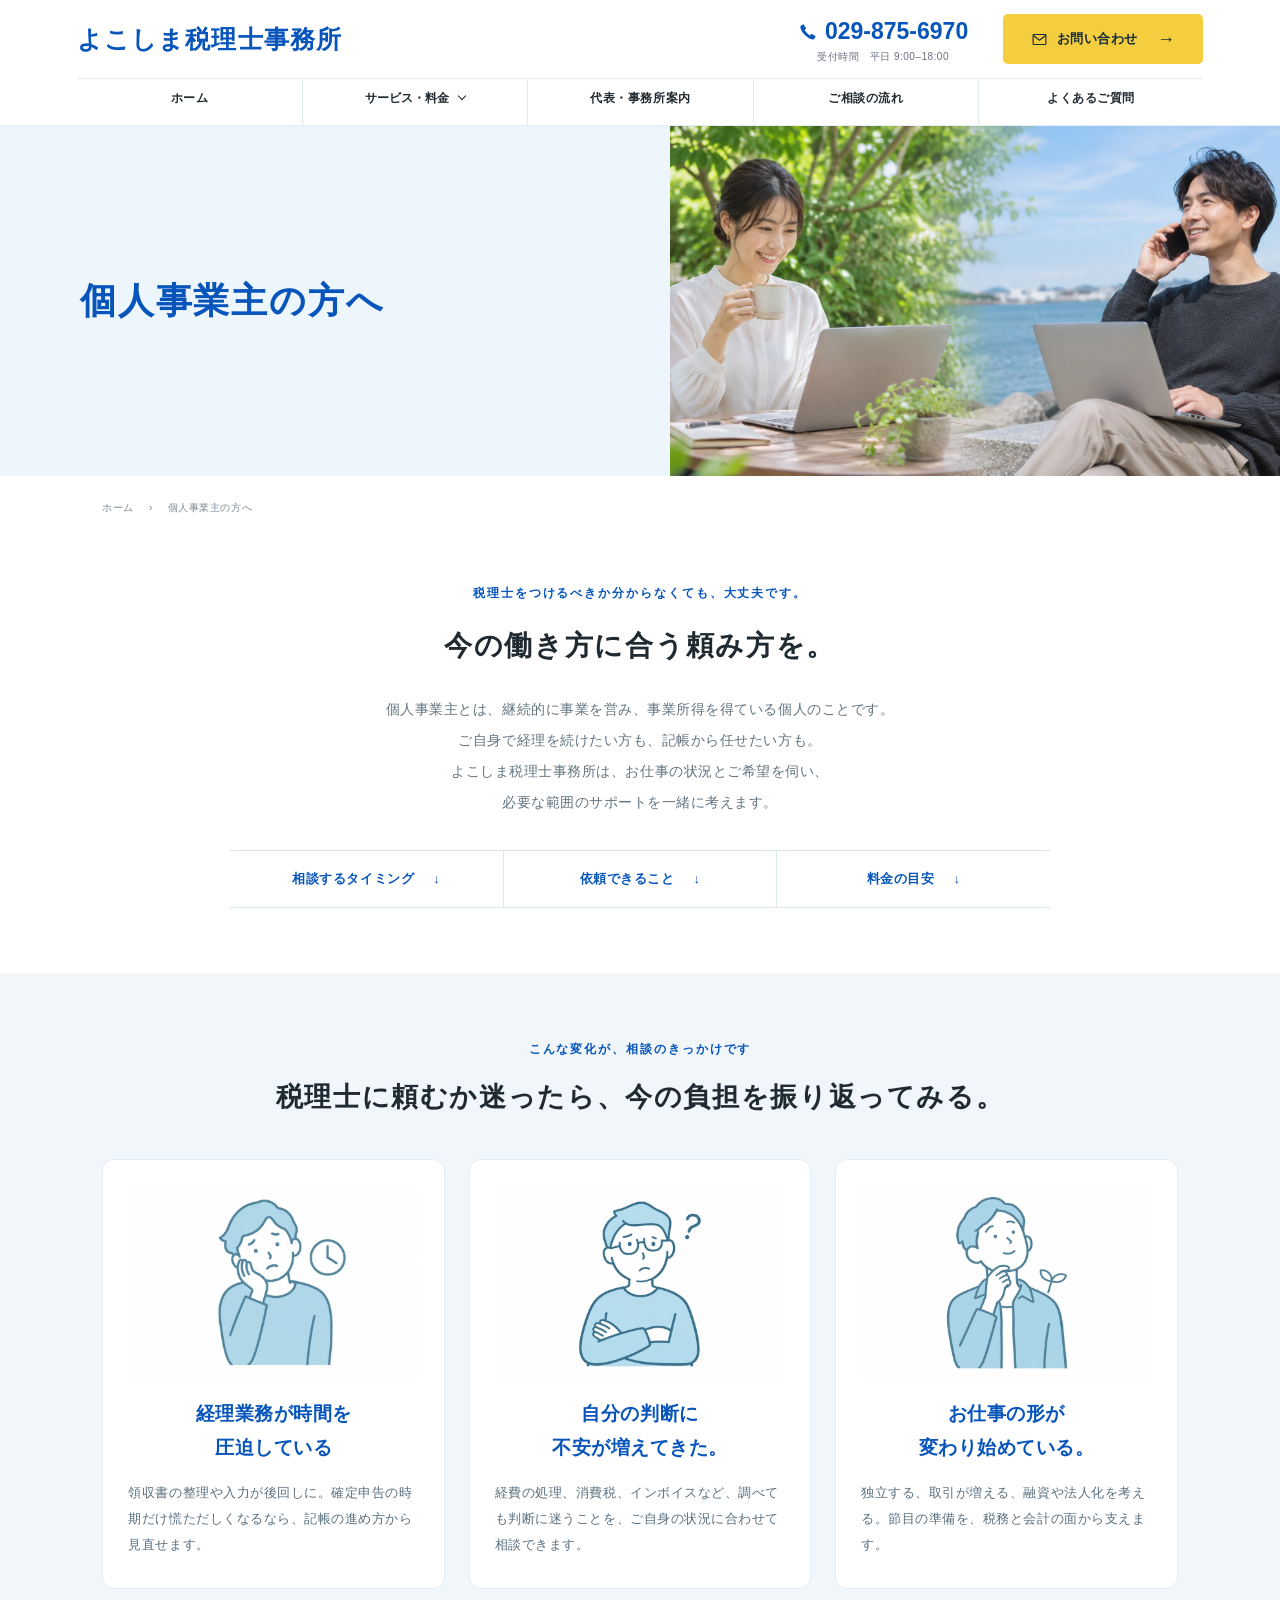
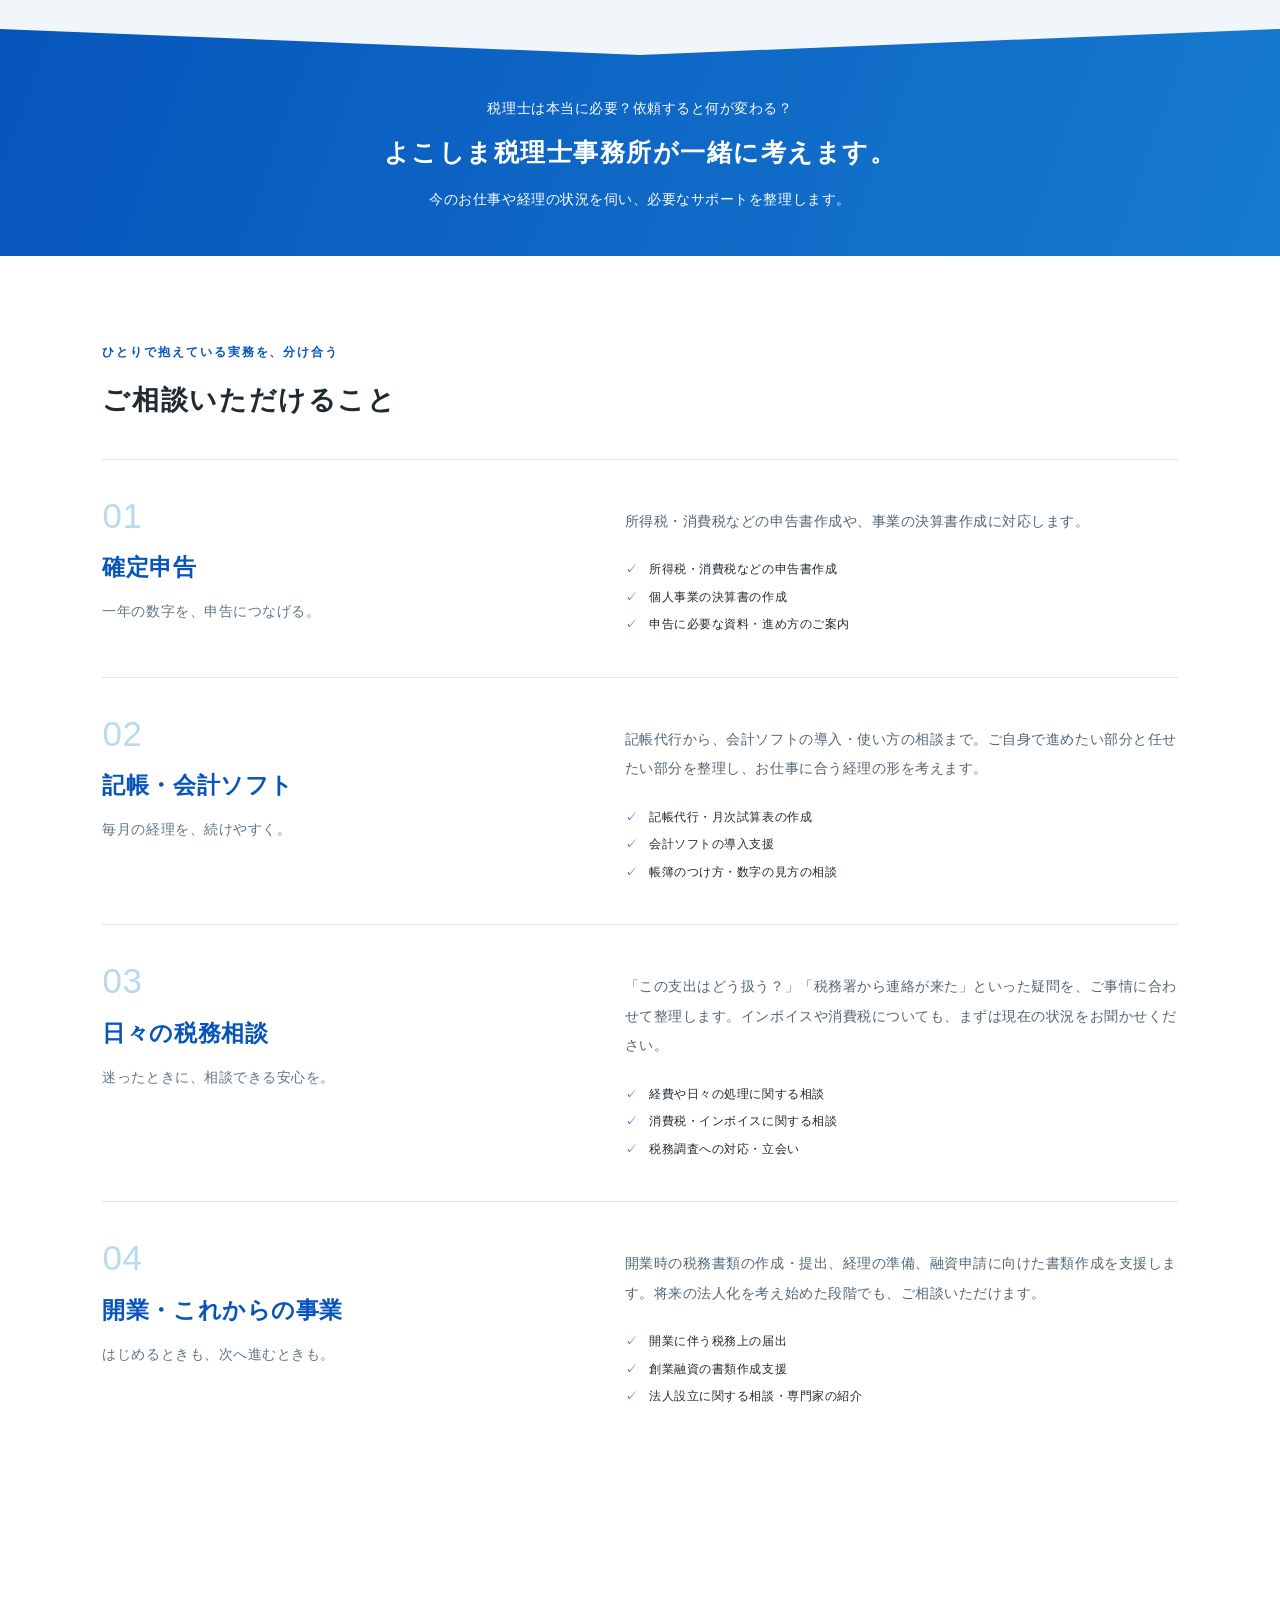
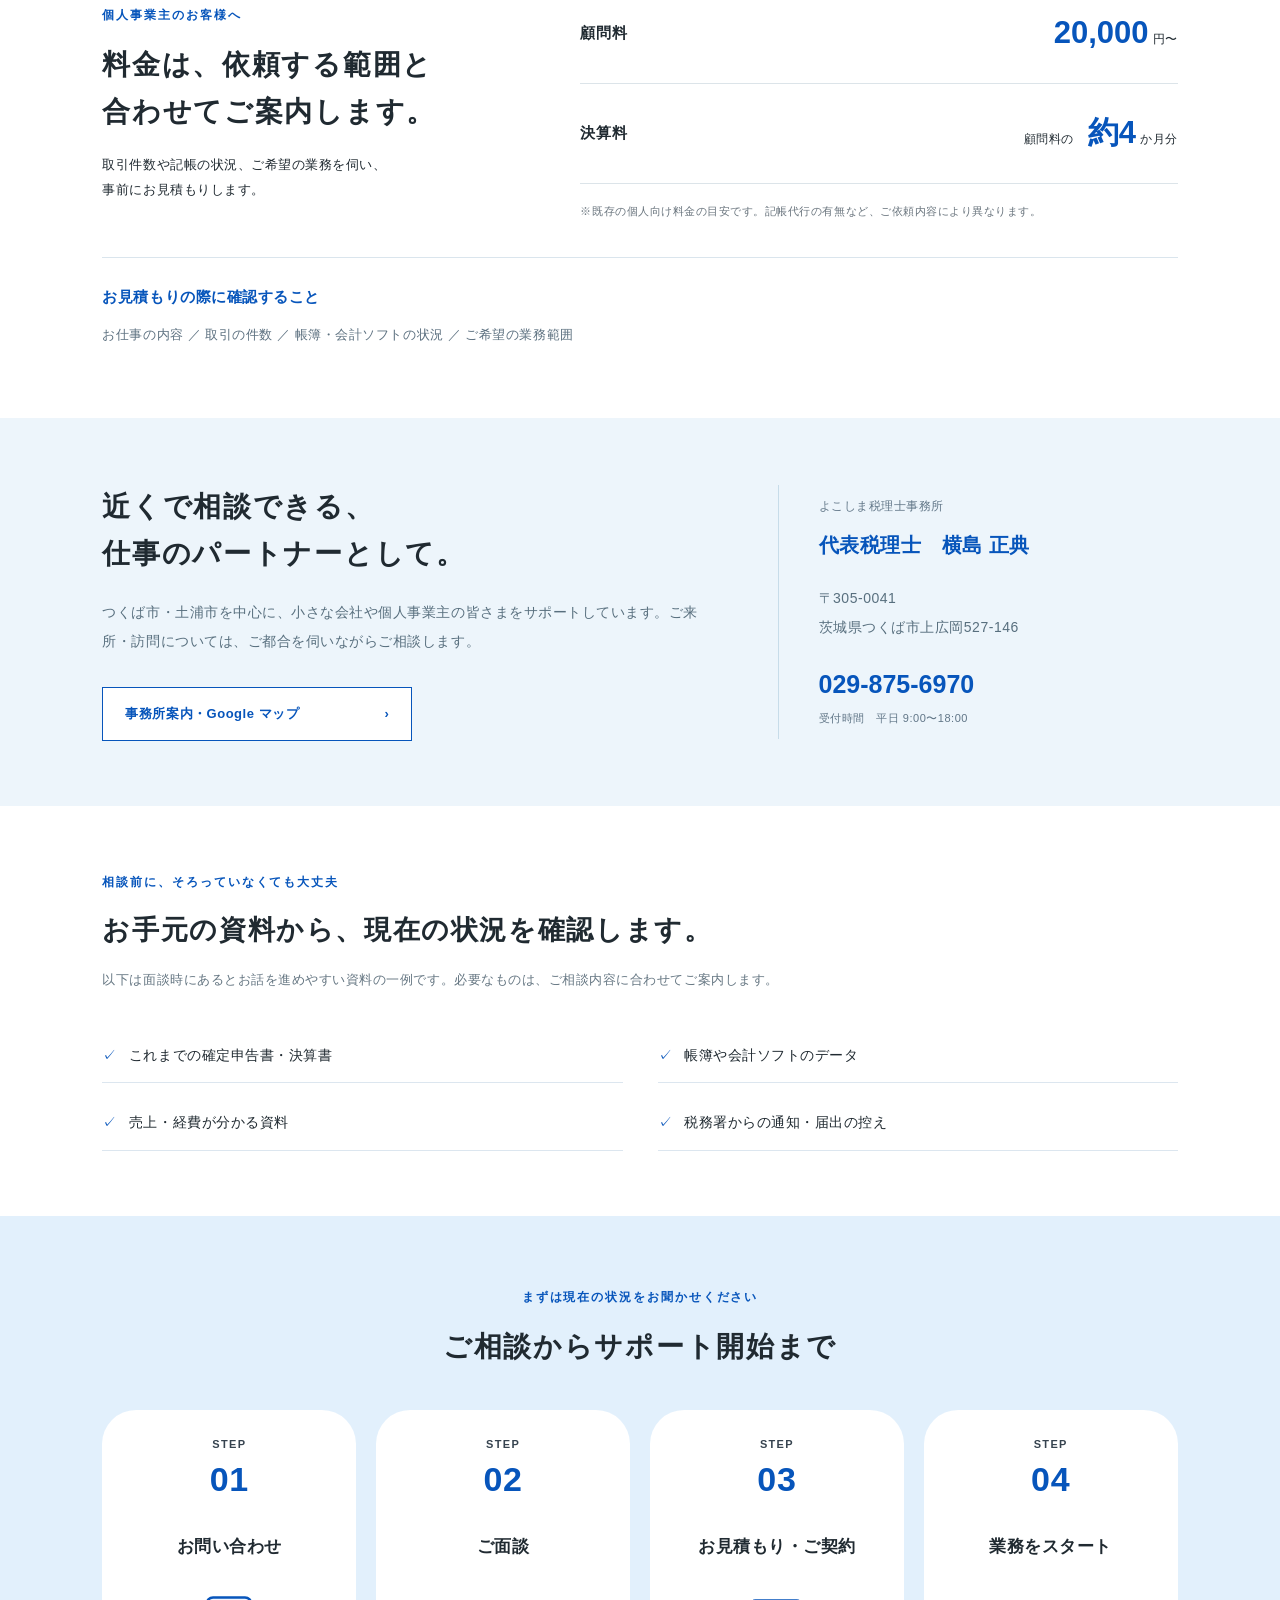
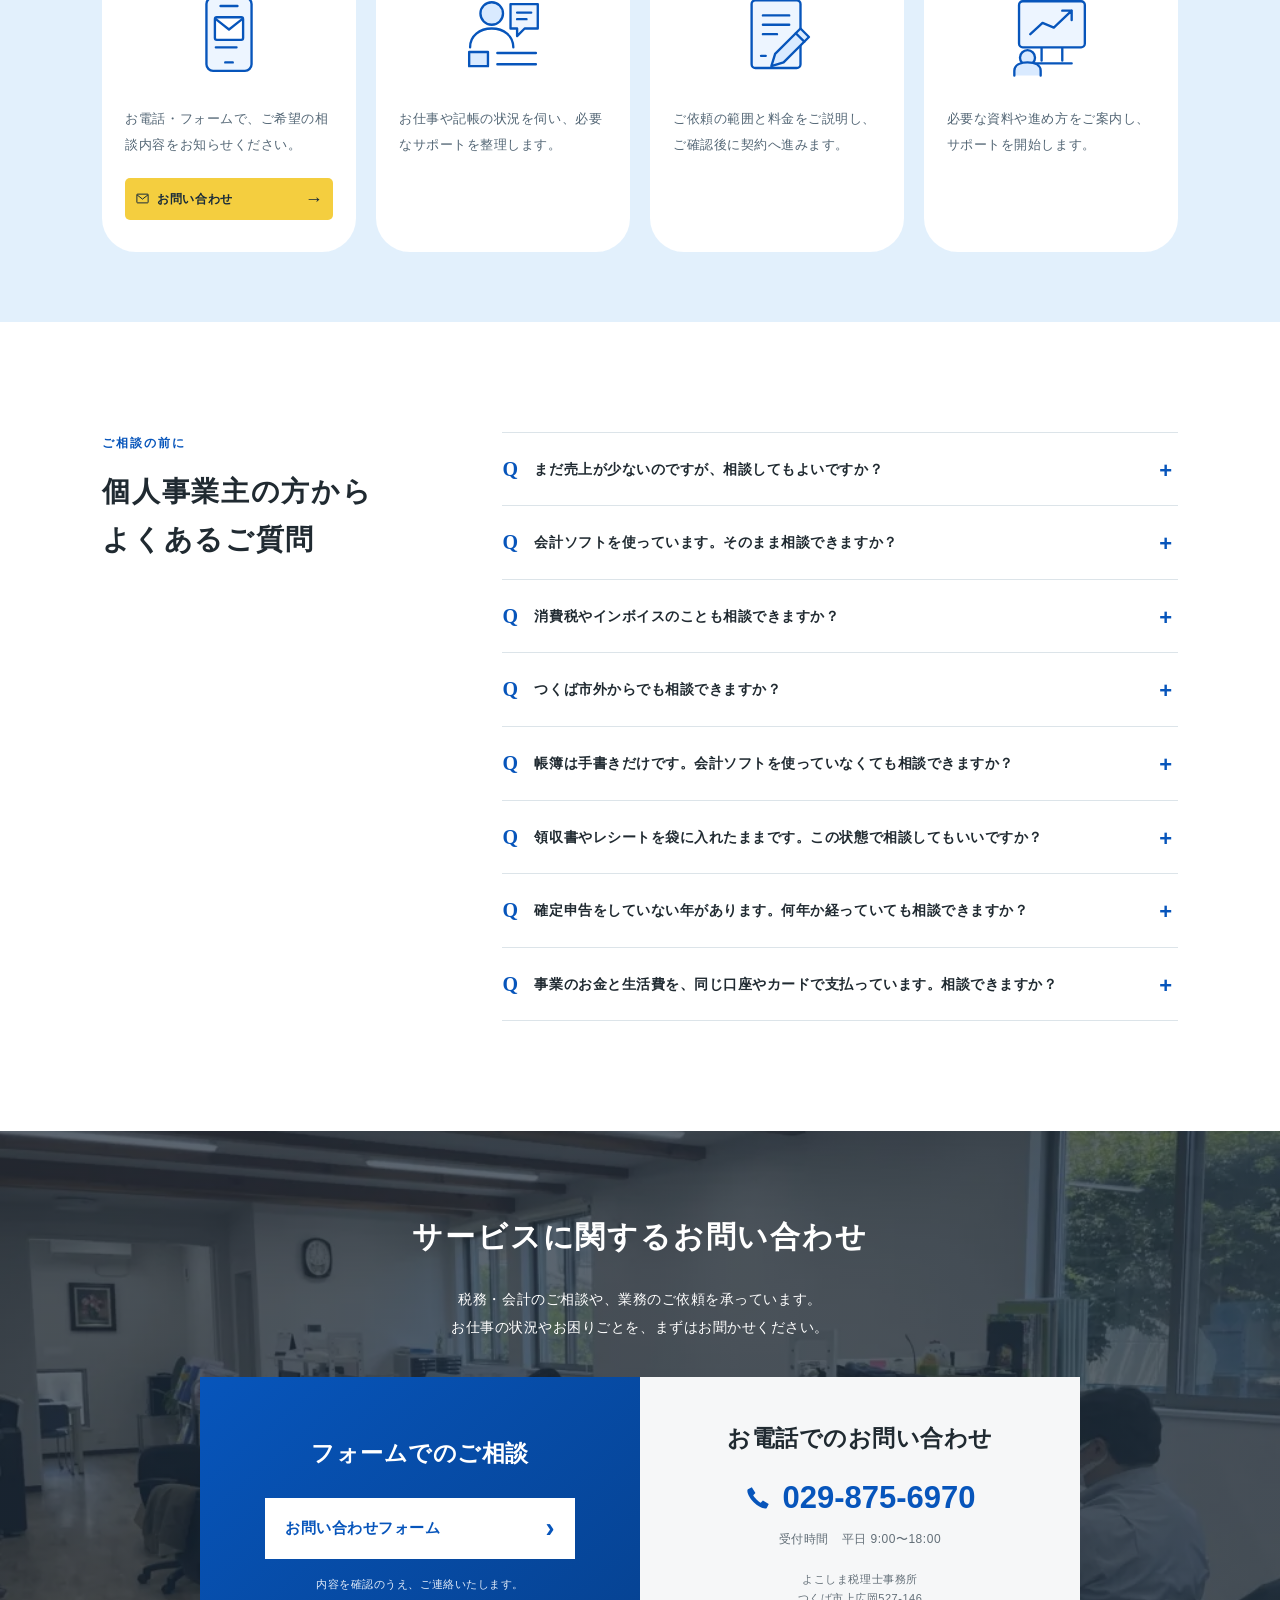
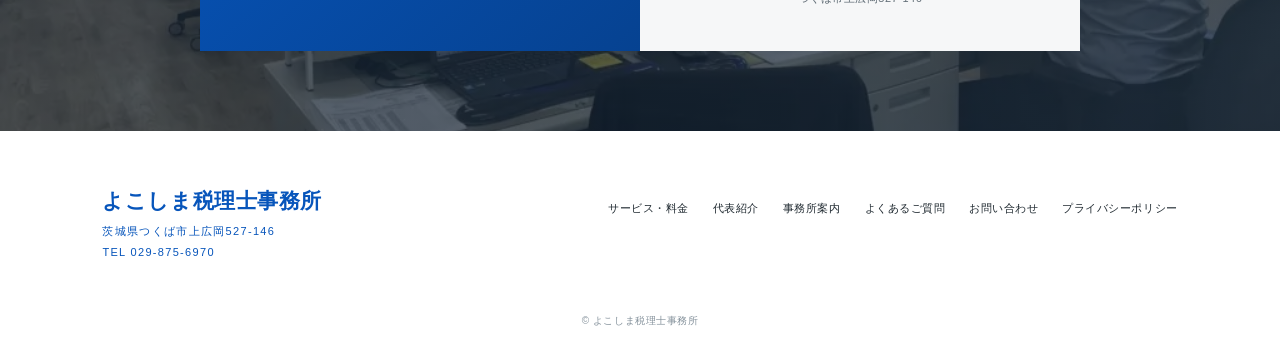
<file: freelance/index.html>
<!doctype html><html lang="ja"><head><meta charset="utf-8"><meta name="viewport" content="width=device-width,initial-scale=1"><title>個人事業主の確定申告｜つくば市の税理士ならよこしま税理士事務所</title><meta name="description" content="つくば市の税理士、よこしま税理士事務所が個人事業主の方をサポートします。確定申告、記帳代行、会計ソフトの導入・使い方、開業時の書類作成や融資申請のご相談を承ります。"><link rel="canonical" href="https://yokoshima-cpta.com/freelance/"><meta property="og:type" content="website"><meta property="og:site_name" content="よこしま税理士事務所"><meta property="og:title" content="個人事業主の確定申告｜つくば市の税理士ならよこしま税理士事務所"><meta property="og:description" content="つくば市の税理士、よこしま税理士事務所が個人事業主の方をサポートします。確定申告、記帳代行、会計ソフトの導入・使い方、開業時の書類作成や融資申請のご相談を承ります。"><meta property="og:url" content="https://yokoshima-cpta.com/freelance/"><meta property="og:image" content="https://yokoshima-cpta.com/assets/ogp.jpg"><meta property="og:image:width" content="1200"><meta property="og:image:height" content="630"><meta property="og:image:alt" content="茨城県つくば市 よこしま税理士事務所 税務・会計・相続のご相談"><meta property="og:locale" content="ja_JP"><meta name="twitter:card" content="summary_large_image"><script type="application/ld+json">{"@context":"https://schema.org","@type":"BreadcrumbList","itemListElement":[{"@type":"ListItem","position":1,"name":"ホーム","item":"https://yokoshima-cpta.com/"},{"@type":"ListItem","position":2,"name":"個人事業主の方へ","item":"https://yokoshima-cpta.com/freelance/"}]}</script><link rel="stylesheet" href="../style.css"><link rel="stylesheet" href="../corporate/corporate.css"><link rel="stylesheet" href="freelance.css"><link rel="stylesheet" href="../scroll-reveal.css"><link rel="icon" href="../favicon.ico" type="image/x-icon"></head><body class="corporate-page freelance-page"><a class="skip" href="#main">本文へ</a><header class="header header-two-row"><div class="header-top"><a class="brand" href="../#top">よこしま税理士事務所</a><a class="header-phone" href="tel:0298756970"><span><svg viewBox="0 0 24 24" aria-hidden="true"><path d="M6.7 2.8 3.4 4.4c-1.4.8-.1 6.2 4.9 11.2s10.4 6.3 11.2 4.9l1.7-3.3-5-3-1.9 1.9c-1.8-.9-5.5-4.6-6.4-6.4l1.9-1.9-3.1-5Z" fill="currentColor"/></svg>029-875-6970</span><small>受付時間　平日 9:00–18:00</small></a><a class="header-cta" href="../contact/"><svg viewBox="0 0 24 24" aria-hidden="true"><rect x="3" y="5" width="18" height="14" rx="1"/><path d="m3 6 9 7 9-7"/></svg>お問い合わせ<span>→</span></a><button class="menu" aria-label="メニューを開く" aria-expanded="false" aria-controls="navigation"><span></span><span></span></button></div><nav id="navigation" aria-label="メインナビゲーション"><a href="../#top">ホーム</a><div class="nav-service-dropdown"><button type="button" class="nav-service-trigger" aria-expanded="false" aria-controls="service-submenu">サービス・料金<span class="nav-service-caret" aria-hidden="true"></span></button><div class="nav-service-submenu" id="service-submenu" aria-label="対象別のサービス"><a href="../corporate/"><svg class="audience-icon" viewBox="1 -1 26 26" preserveAspectRatio="xMidYMid meet" aria-hidden="true" fill="none" stroke="currentColor" stroke-width="1.8" stroke-linecap="round" stroke-linejoin="round"><path d="M7 21V3h14v18M3 21h22M11 7h2m4 0h0M11 11h2m4 0h0M11 15h2m4 0h0M13 21v-3h3v3"/></svg><span class="audience-label">法人の方</span><span class="nav-service-chevron" aria-hidden="true">›</span></a><a href="../freelance/"><svg class="audience-icon" viewBox="-0.25 -0.5 29 29" preserveAspectRatio="xMidYMid meet" aria-hidden="true" fill="none" stroke="currentColor" stroke-width="1.8" stroke-linecap="round" stroke-linejoin="round"><circle cx="10.5" cy="5.5" r="4"/><path d="M18.5 15c-.7-3-3.2-4-6-4H8c-3.9 0-6 2.8-6 6.5V21c0 2.3 1.6 3.5 4 3.5h3.5M6 16.5v4H11M3.5 26.5h20"/><path d="M14 16.5h11c.9 0 1.3.6 1 1.4l-2.8 7c-.3.8-.8 1.1-1.6 1.1H10.5c-.8 0-1.2-.6-.9-1.3l2.8-7c.3-.8.8-1.2 1.6-1.2Z"/></svg><span class="audience-label">個人事業主の方</span><span class="nav-service-chevron" aria-hidden="true">›</span></a><a href="../inheritance/"><svg class="audience-icon" viewBox="0 0 28 28" aria-hidden="true" fill="none" stroke="currentColor" stroke-width="1.8" stroke-linecap="round" stroke-linejoin="round"><circle cx="14" cy="4" r="2.5"/><circle cx="6" cy="17" r="2.5"/><circle cx="22" cy="17" r="2.5"/><path d="M9.5 12v-1a4.5 4.5 0 0 1 9 0v1M1.5 26v-1a4.5 4.5 0 0 1 9 0v1m7 0v-1a4.5 4.5 0 0 1 9 0v1M14 13v3m-3 3 3-3 3 3"/></svg><span class="audience-label">相続のご相談</span><span class="nav-service-chevron" aria-hidden="true">›</span></a><a href="../personal/"><svg class="audience-icon" viewBox="2 2 24 24" preserveAspectRatio="xMidYMid meet" aria-hidden="true" fill="none" stroke="currentColor" stroke-width="1.8" stroke-linecap="round" stroke-linejoin="round"><circle cx="14" cy="8" r="4"/><path d="M5 24v-3a9 9 0 0 1 18 0v3M10 24h8"/></svg><span class="audience-label">個人の方</span><span class="nav-service-chevron" aria-hidden="true">›</span></a><a href="../partners/"><svg class="audience-icon" viewBox="0 -1 29 29" preserveAspectRatio="xMidYMid meet" aria-hidden="true" fill="none" stroke="currentColor" stroke-width="1.8" stroke-linecap="round" stroke-linejoin="round"><path d="m17 3 3-2 7 7-2 3-8-8ZM15 5l8 8c-3.5 3-5.5 6-6 10-4.5-.5-9 1-15 3 2-6 3.5-10.5 3-15 4-.5 7-2.5 10-6ZM2 26l10-10"/><circle cx="13.5" cy="14.5" r="1.8" fill="currentColor" stroke="none"/></svg><span class="audience-label">士業の先生方</span><span class="nav-service-chevron" aria-hidden="true">›</span></a></div></div><a href="../about/">代表・事務所案内</a><a href="../flow/">ご相談の流れ</a><a href="../faq/">よくあるご質問</a></nav></header>
<main id="main"><section class="corporate-hero"><div class="corporate-hero-copy"><h1>個人事業主の方へ</h1></div><div class="corporate-hero-photo freelance-remote-photo"><img src="../assets/personal-remote-work.webp" alt="自然の中でそれぞれパソコンを使って仕事をする男女（イメージ）" width="1774" height="887" fetchpriority="high"></div></section><nav class="breadcrumbs wrap" aria-label="パンくずリスト"><a href="../">ホーム</a><span aria-hidden="true">›</span><span aria-current="page">個人事業主の方へ</span></nav>
<section class="freelance-opening section"><div data-scroll-reveal class="wrap"><p class="eyebrow">税理士をつけるべきか分からなくても、大丈夫です。</p><h2>今の働き方に合う頼み方を。</h2><p>個人事業主とは、継続的に事業を営み、事業所得を得ている個人のことです。<br>ご自身で経理を続けたい方も、記帳から任せたい方も。<br class="desktop">よこしま税理士事務所は、お仕事の状況とご希望を伺い、<br class="desktop">必要な範囲のサポートを一緒に考えます。</p><div class="freelance-index"><a href="#freelance-timing">相談するタイミング <span>↓</span></a><a href="#freelance-services">依頼できること <span>↓</span></a><a href="#freelance-fees">料金の目安 <span>↓</span></a></div></div></section>
<section class="freelance-timing section" id="freelance-timing"><div data-scroll-reveal class="wrap"><div class="corporate-section-title"><p class="eyebrow">こんな変化が、相談のきっかけです</p><h2>税理士に頼むか迷ったら、<br class="mobile-only">今の負担を振り返ってみる。</h2></div><div class="freelance-signals"><article><img class="signal-illustration" src="../assets/freelance-signal-1.webp" alt="経理に時間を取られ、頬に手を添えて悩む個人事業主" width="600" height="400" loading="lazy"><h3>経理業務が時間を<br>圧迫している</h3><p>領収書の整理や入力が後回しに。確定申告の時期だけ慌ただしくなるなら、記帳の進め方から見直せます。</p></article><article><img class="signal-illustration" src="../assets/freelance-signal-2.webp" alt="税務の判断に迷い、腕を組んで考える個人事業主" width="600" height="400" loading="lazy"><h3>自分の判断に<br>不安が増えてきた。</h3><p>経費の処理、消費税、インボイスなど、調べても判断に迷うことを、ご自身の状況に合わせて相談できます。</p></article><article><img class="signal-illustration" src="../assets/freelance-signal-3.webp" alt="仕事の変化や今後の計画について考える個人事業主" width="600" height="400" loading="lazy"><h3>お仕事の形が<br>変わり始めている。</h3><p>独立する、取引が増える、融資や法人化を考える。節目の準備を、税務と会計の面から支えます。</p></article></div></div><div data-scroll-reveal class="concern-answer"><div class="wrap"><p>税理士は本当に必要？<br class="mobile-only">依頼すると何が変わる？</p><h3>よこしま税理士事務所が<br class="mobile-only">一緒に考えます。</h3><p>今のお仕事や経理の状況を伺い、<br class="mobile-only">必要なサポートを整理します。</p></div></div></section>
<section class="section corporate-support" id="freelance-services"><div data-scroll-reveal class="wrap"><div class="corporate-section-title"><p class="eyebrow">ひとりで抱えている実務を、分け合う</p><h2>ご相談いただけること</h2></div><div class="corporate-service-list"><article id="freelance-service-1"><div class="corporate-service-title"><span>01</span><h3>確定申告</h3><p>一年の数字を、申告につなげる。</p></div><div><p>所得税・消費税などの申告書作成や、事業の決算書作成に対応します。</p><ul><li>所得税・消費税などの申告書作成</li><li>個人事業の決算書の作成</li><li>申告に必要な資料・進め方のご案内</li></ul></div></article><article id="freelance-service-2"><div class="corporate-service-title"><span>02</span><h3>記帳・会計ソフト</h3><p>毎月の経理を、続けやすく。</p></div><div><p>記帳代行から、会計ソフトの導入・使い方の相談まで。ご自身で進めたい部分と任せたい部分を整理し、お仕事に合う経理の形を考えます。</p><ul><li>記帳代行・月次試算表の作成</li><li>会計ソフトの導入支援</li><li>帳簿のつけ方・数字の見方の相談</li></ul></div></article><article id="freelance-service-3"><div class="corporate-service-title"><span>03</span><h3>日々の税務相談</h3><p>迷ったときに、相談できる安心を。</p></div><div><p>「この支出はどう扱う？」「税務署から連絡が来た」といった疑問を、ご事情に合わせて整理します。インボイスや消費税についても、まずは現在の状況をお聞かせください。</p><ul><li>経費や日々の処理に関する相談</li><li>消費税・インボイスに関する相談</li><li>税務調査への対応・立会い</li></ul></div></article><article id="freelance-service-4"><div class="corporate-service-title"><span>04</span><h3>開業・これからの事業</h3><p>はじめるときも、次へ進むときも。</p></div><div><p>開業時の税務書類の作成・提出、経理の準備、融資申請に向けた書類作成を支援します。将来の法人化を考え始めた段階でも、ご相談いただけます。</p><ul><li>開業に伴う税務上の届出</li><li>創業融資の書類作成支援</li><li>法人設立に関する相談・専門家の紹介</li></ul></div></article></div></div></section>
<section class="section corporate-fees" id="freelance-fees"><div data-scroll-reveal class="wrap"><div class="fees"><div><p class="eyebrow">個人事業主のお客様へ</p><h2>料金は、依頼する範囲と<br>合わせてご案内します。</h2><p>取引件数や記帳の状況、ご希望の業務を伺い、<br>事前にお見積もりします。</p></div><div class="fee-table"><div class="fee-row"><h3>顧問料</h3><p><strong>20,000</strong>円〜</p></div><div class="fee-row"><h3>決算料</h3><p>顧問料の<strong>約4</strong>か月分</p></div><p class="fee-note">※既存の個人向け料金の目安です。記帳代行の有無など、ご依頼内容により異なります。</p></div></div><div class="freelance-quote-note"><h3>お見積もりの際に確認すること</h3><p>お仕事の内容 ／ 取引の件数 ／ 帳簿・会計ソフトの状況 ／ ご希望の業務範囲</p></div></div></section>
<section class="freelance-local section"><div data-scroll-reveal class="wrap freelance-local-grid"><div><h2>近くで相談できる、<br>仕事のパートナーとして。</h2><p>つくば市・土浦市を中心に、小さな会社や個人事業主の皆さまをサポートしています。ご来所・訪問については、ご都合を伺いながらご相談します。</p><a class="outline" href="../about/#office-info">事務所案内・Google マップ <span>›</span></a></div><div class="freelance-local-data"><span>よこしま税理士事務所</span><strong>代表税理士　横島 正典</strong><p>〒305-0041<br>茨城県つくば市上広岡527-146</p><a href="tel:0298756970">029-875-6970</a><small>受付時間　平日 9:00〜18:00</small></div></div></section>
<section class="freelance-prepare section"><div data-scroll-reveal class="wrap"><div class="corporate-section-title"><p class="eyebrow">相談前に、そろっていなくても大丈夫</p><h2>お手元の資料から、<br class="mobile-only">現在の状況を確認します。</h2><p>以下は面談時にあるとお話を進めやすい資料の一例です。必要なものは、ご相談内容に合わせてご案内します。</p></div><ul class="freelance-documents"><li>これまでの確定申告書・決算書</li><li>帳簿や会計ソフトのデータ</li><li>売上・経費が分かる資料</li><li>税務署からの通知・届出の控え</li></ul></div></section>
<section class="flow section" id="freelance-flow"><div data-scroll-reveal class="wrap"><div class="section-heading"><p class="eyebrow">まずは現在の状況をお聞かせください</p><h2>ご相談からサポート開始まで</h2></div><ol class="corporate-flow-cards"><li><div class="flow-step-label">STEP<strong>01</strong></div><h3>お問い合わせ</h3><svg class="flow-icon" viewBox="0 0 100 100" fill="none" stroke="currentColor" stroke-width="2.5" stroke-linecap="round" stroke-linejoin="round" aria-hidden="true"><rect x="26" y="8" width="48" height="78" rx="7" fill="#edf5ff"/><path d="M41 17h18M46 77h8"/><rect x="35" y="29" width="30" height="24" rx="2" fill="white"/><path d="m36 31 14 11 14-11M36 61h22"/></svg><p>お電話・フォームで、ご希望の相談内容をお知らせください。</p><a class="header-cta flow-contact-cta" href="../contact/?type=個人事業主"><svg viewBox="0 0 24 24" aria-hidden="true"><rect x="3" y="5" width="18" height="14" rx="1"/><path d="m3 6 9 7 9-7"/></svg>お問い合わせ<span>→</span></a></li><li><div class="flow-step-label">STEP<strong>02</strong></div><h3>ご面談</h3><svg class="flow-icon" viewBox="0 0 100 100" fill="none" stroke="currentColor" stroke-width="2.5" stroke-linecap="round" stroke-linejoin="round" aria-hidden="true"><path d="M15 61c0-12 10-20 23-20s23 8 23 20M44 79h41M44 67h41"/><circle cx="38" cy="25" r="12" fill="#d9eaff"/><path d="M58 15h29v26H73l-8 8v-8h-7z" fill="#edf5ff"/><path d="M65 24h15M65 31h10"/><path d="M14 66h20v15H14z" fill="#d9eaff"/></svg><p>お仕事や記帳の状況を伺い、必要なサポートを整理します。</p></li><li><div class="flow-step-label">STEP<strong>03</strong></div><h3>お見積もり・ご契約</h3><svg class="flow-icon" viewBox="0 0 100 100" fill="none" stroke="currentColor" stroke-width="2.5" stroke-linecap="round" stroke-linejoin="round" aria-hidden="true"><rect x="23" y="11" width="52" height="72" rx="4" fill="#edf5ff"/><path d="M35 27h28M35 37h28M35 47h15"/><path d="m48 68 27-27 9 9-27 27-13 4z" fill="#d9eaff"/><path d="m70 46 9 9M33 70h5"/></svg><p>ご依頼の範囲と料金をご説明し、ご確認後に契約へ進みます。</p></li><li><div class="flow-step-label">STEP<strong>04</strong></div><h3>業務をスタート</h3><svg class="flow-icon" viewBox="0 0 100 100" fill="none" stroke="currentColor" stroke-width="2.5" stroke-linecap="round" stroke-linejoin="round" aria-hidden="true"><rect x="16" y="12" width="70" height="49" rx="4" fill="#edf5ff"/><path d="M40 62v13M62 62v13M30 78h42M28 47l13-12 12 5 19-18M62 22h10v10"/><circle cx="25" cy="72" r="8" fill="#d9eaff"/><path d="M11 91v-5c0-6 6-9 14-9s14 3 14 9v5" fill="#d9eaff"/></svg><p>必要な資料や進め方をご案内し、サポートを開始します。</p></li></ol></div></section><section class="faq section"><div data-scroll-reveal class="wrap faq-grid"><div><p class="eyebrow">ご相談の前に</p><h2>個人事業主の方から<br>よくあるご質問</h2></div><div class="questions"><details><summary>まだ売上が少ないのですが、相談してもよいですか？</summary><p>はい。売上の金額だけで判断せず、お仕事の内容や帳簿の状況、困っていることを伺います。開業前・開業直後の段階でもご相談ください。</p></details><details><summary>会計ソフトを使っています。そのまま相談できますか？</summary><p>ご利用中のソフトやデータの状態をお聞かせください。対応方法を確認したうえで、お客様に合う進め方をご案内します。</p></details><details><summary>消費税やインボイスのことも相談できますか？</summary><p>はい。取引の内容や登録状況などを伺い、必要な確認事項を整理します。個別の判断は、ご事情を確認したうえでご説明します。</p></details><details><summary>つくば市外からでも相談できますか？</summary><p>はい、つくば市外からのご相談も可能です。つくば市・土浦市を中心に対応していますが、その他の地域の方もお気軽にご相談ください。</p></details>
<details><summary>帳簿は手書きだけです。会計ソフトを使っていなくても相談できますか？</summary><p>はい。手書きの帳簿やノートでも大丈夫です。普段どのように記録しているかを伺い、今ある記録をもとに、次に何を準備すればよいかお伝えします。</p></details>
<details><summary>領収書やレシートを袋に入れたままです。この状態で相談してもいいですか？</summary><p>はい。日付順に並べたり、内容ごとに分けたりする前にご相談いただけます。領収書が一部見つからない場合も、通帳やカードの明細など、お手元にある資料から確認できることを一緒に整理します。</p></details>
<details><summary>確定申告をしていない年があります。何年か経っていても相談できますか？</summary><p>はい。申告できていない年が複数あっても、ご相談いただけます。何年分かはっきり覚えていなくても大丈夫です。分かる範囲でお話しいただければ、何から確認するかを一緒に整理します。</p></details>
<details><summary>事業のお金と生活費を、同じ口座やカードで支払っています。相談できますか？</summary><p>はい。同じ口座やカードを使っていても、ご相談いただけます。明細に事業と生活の支払いが混ざっている場合は、どのように確認し、整理していくかをご案内します。</p></details></div></div></section><section class="contact corporate-contact" id="contact" aria-labelledby="contact-title"><div data-scroll-reveal class="wrap"><h2 id="contact-title">サービスに関するお問い合わせ</h2><p class="corporate-contact-intro">税務・会計のご相談や、業務のご依頼を承っています。<br>お仕事の状況やお困りごとを、まずはお聞かせください。</p><div class="corporate-contact-panels"><div class="corporate-contact-form"><h3>フォームでのご相談</h3><a href="../contact/?type=個人事業主">お問い合わせフォーム <span aria-hidden="true">›</span></a><p>内容を確認のうえ、ご連絡いたします。</p></div><div class="corporate-contact-tel"><h3>お電話でのお問い合わせ</h3><a href="tel:0298756970"><svg viewBox="0 0 24 24" aria-hidden="true"><path d="M6.7 2.8 3.4 4.4c-1.4.8-.1 6.2 4.9 11.2s10.4 6.3 11.2 4.9l1.7-3.3-5-3-1.9 1.9c-1.8-.9-5.5-4.6-6.4-6.4l1.9-1.9-3.1-5Z" fill="currentColor"/></svg>029-875-6970</a><p>受付時間　平日 9:00〜18:00</p><small>よこしま税理士事務所<br>つくば市上広岡527-146</small></div></div></div></section></main><footer><div class="wrap"><a class="brand" href="../#top">よこしま税理士事務所<small>茨城県つくば市上広岡527-146</small><small>TEL 029-875-6970</small></a><nav aria-label="フッターナビゲーション"><a href="../#services">サービス・料金</a><a href="../about/#representative">代表紹介</a><a href="../about/#office-info">事務所案内</a><a href="../faq/">よくあるご質問</a><a href="../contact/">お問い合わせ</a><a href="../privacy/">プライバシーポリシー</a></nav><p class="copyright">© よこしま税理士事務所</p></div></footer><div class="mobile-contact"><a href="tel:0298756970">☎ 電話で相談</a><a href="../contact/">お問い合わせ →</a></div><script src="../script.js"></script><script src="../scroll-reveal.js"></script></body></html>
</file>
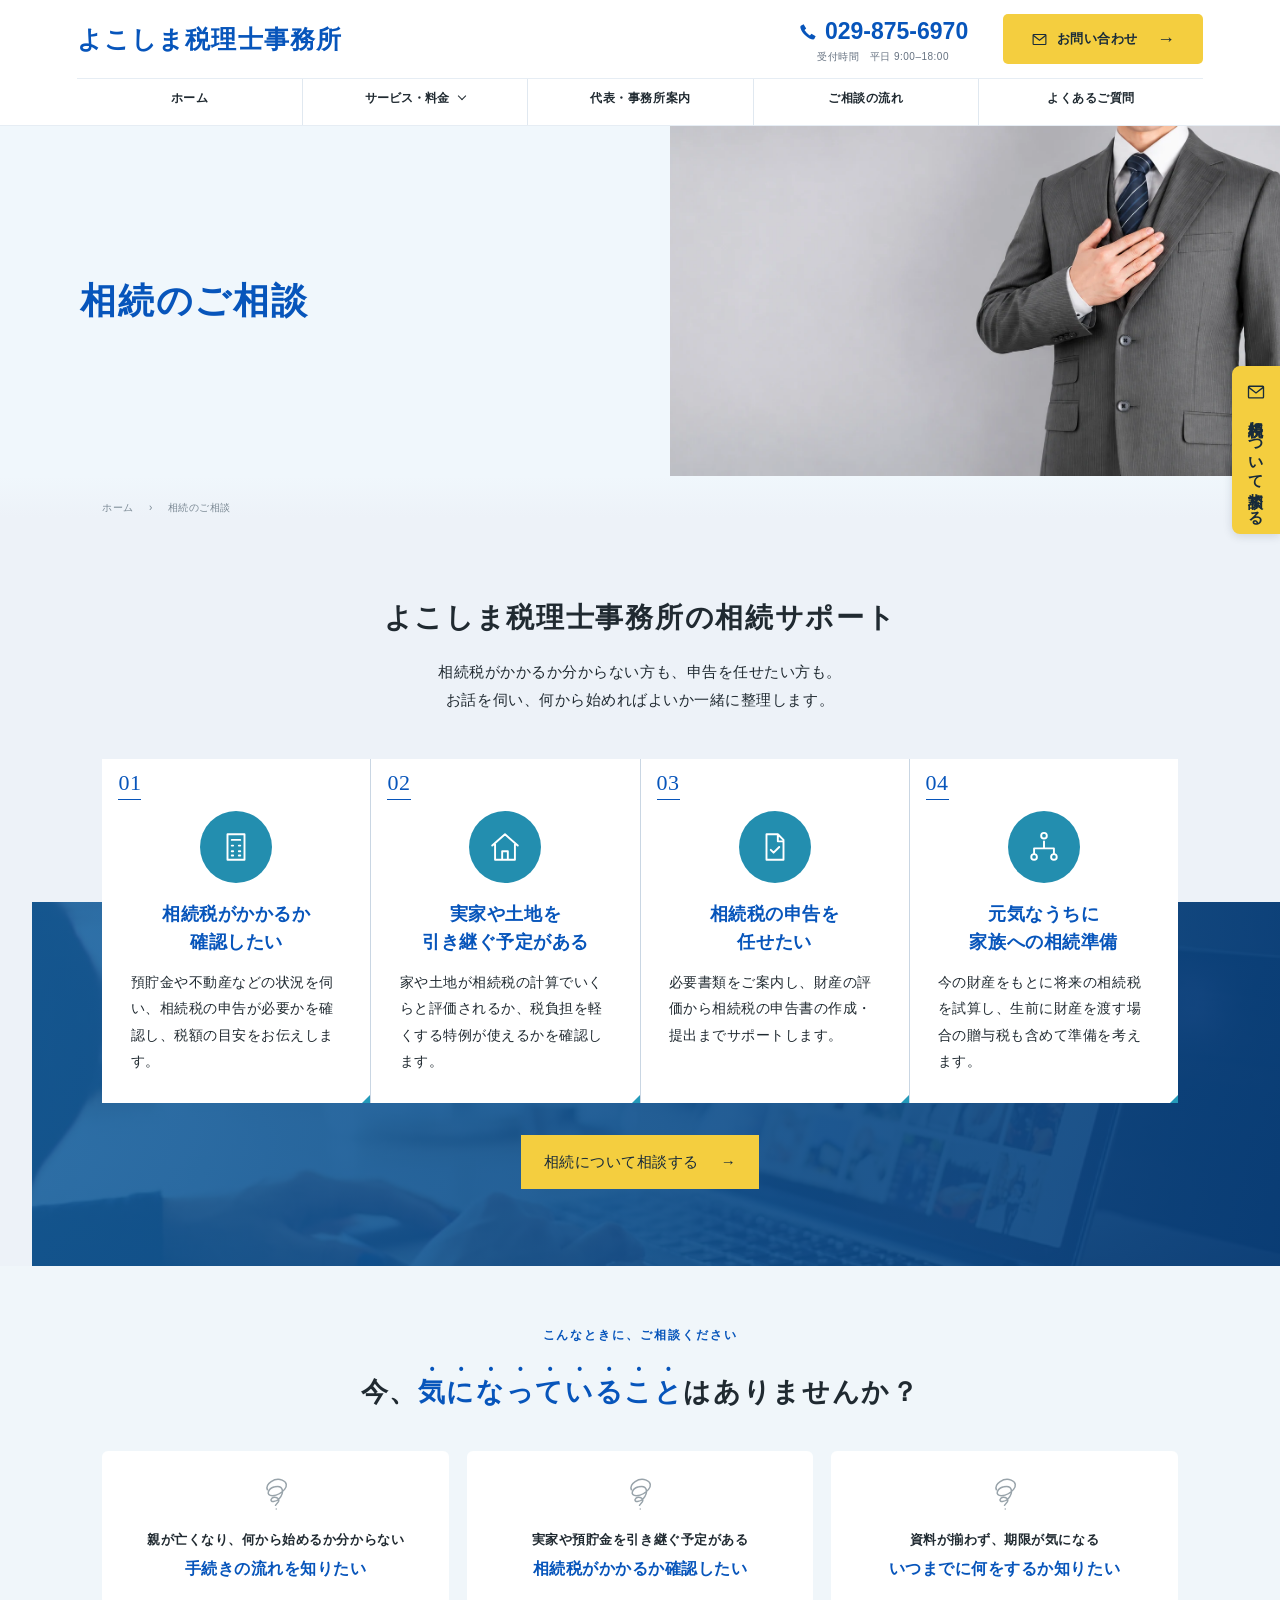
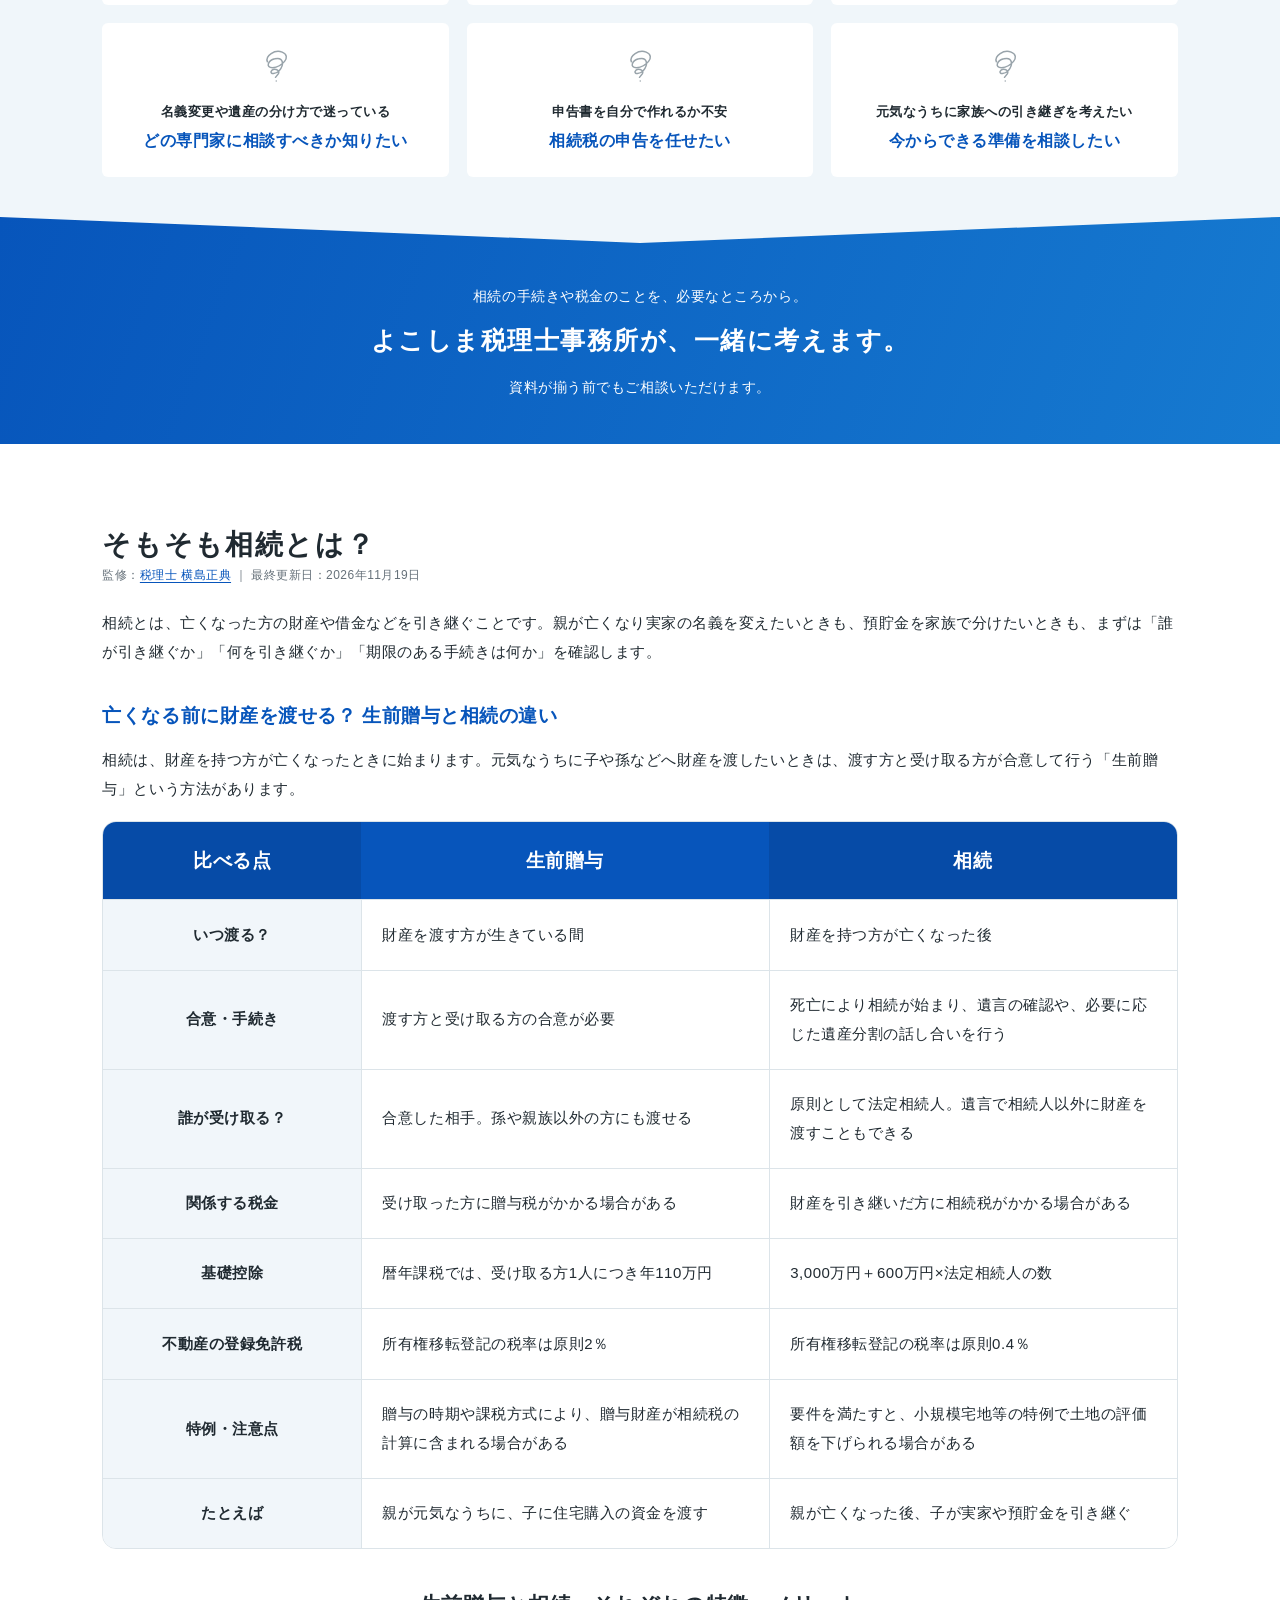
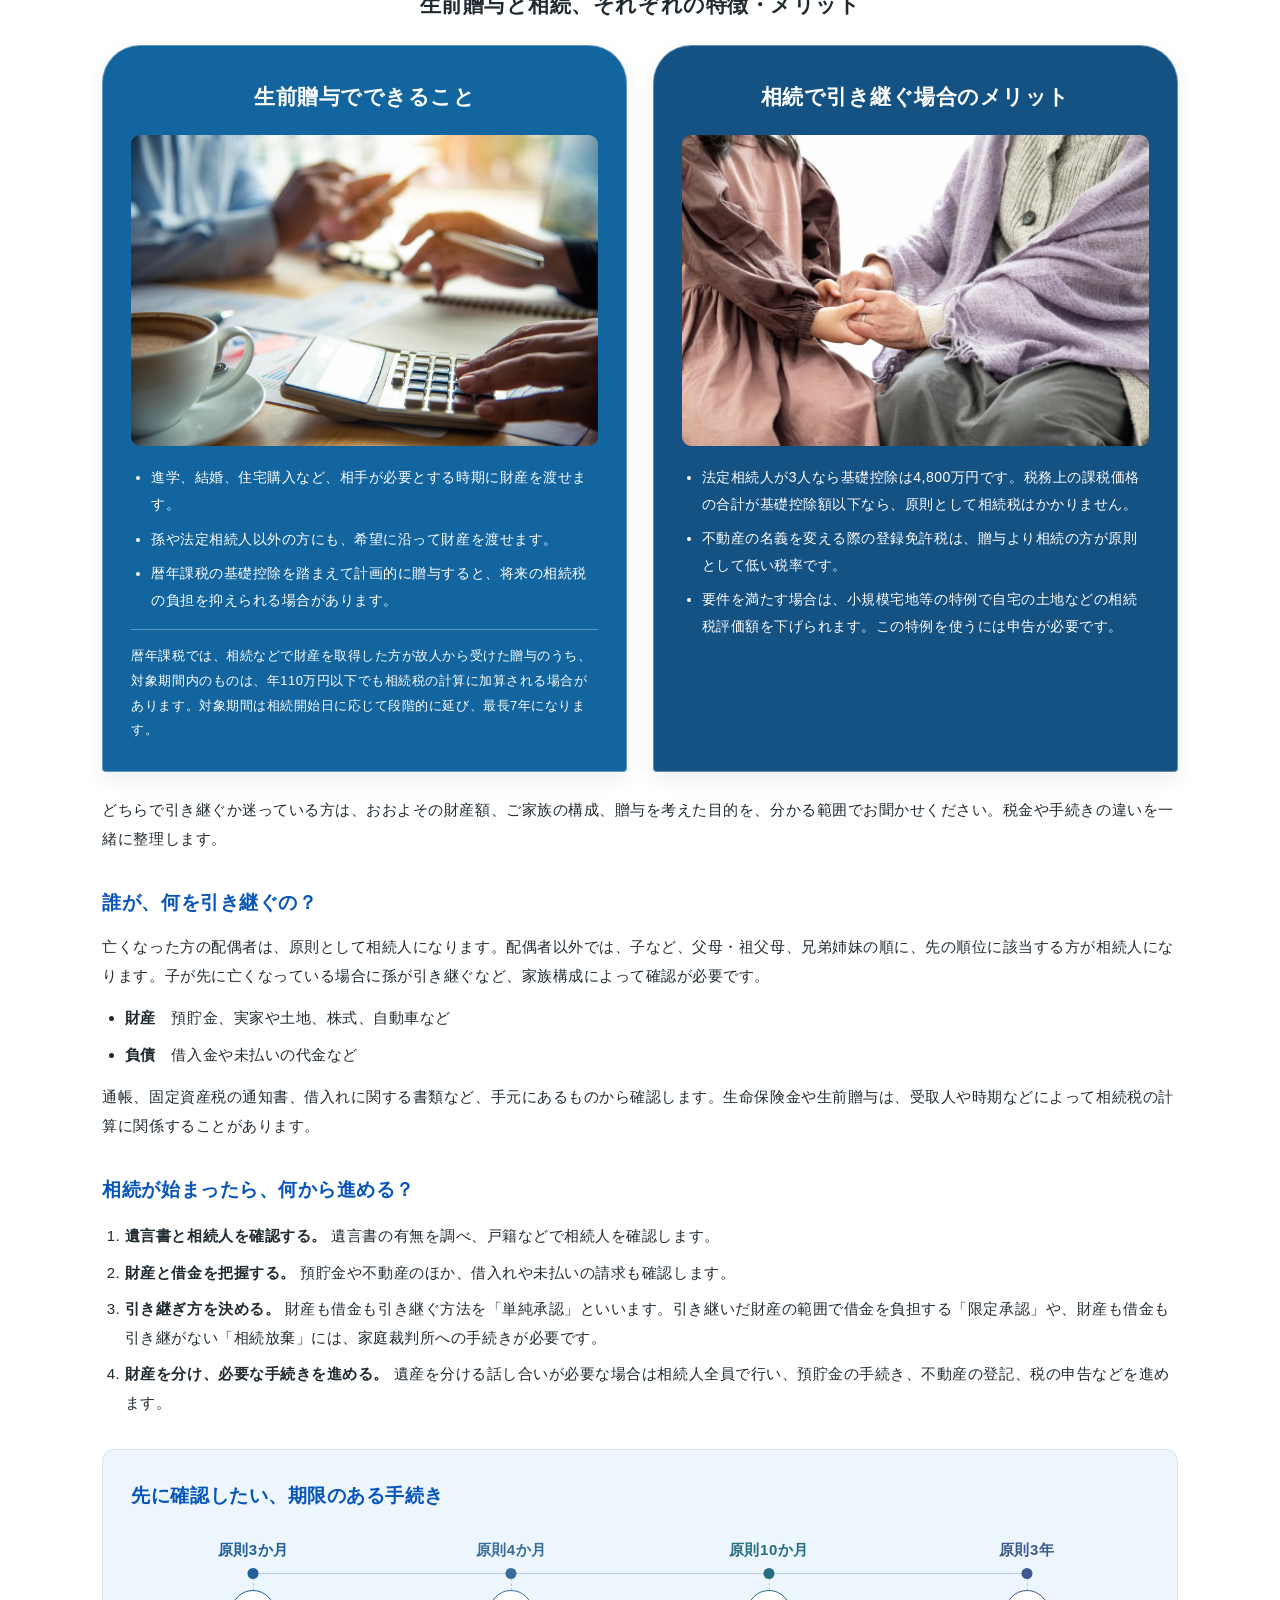
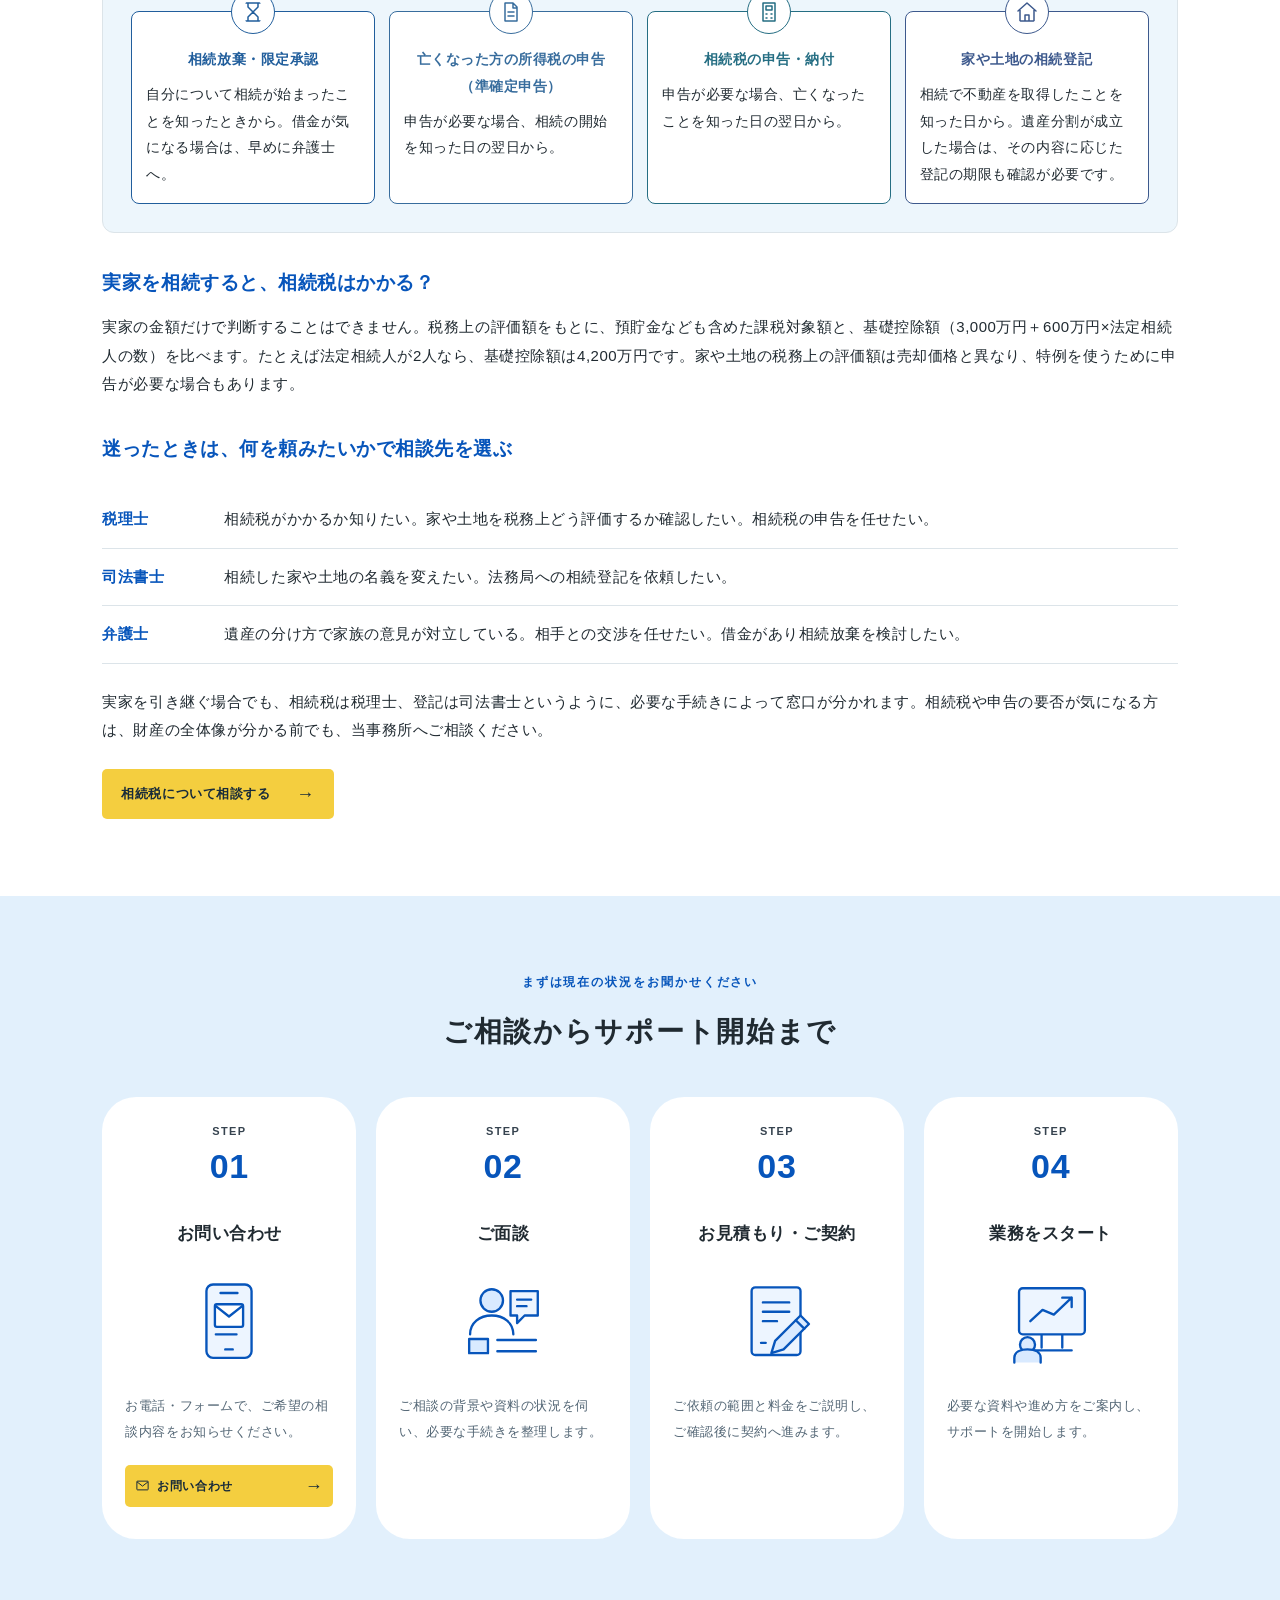
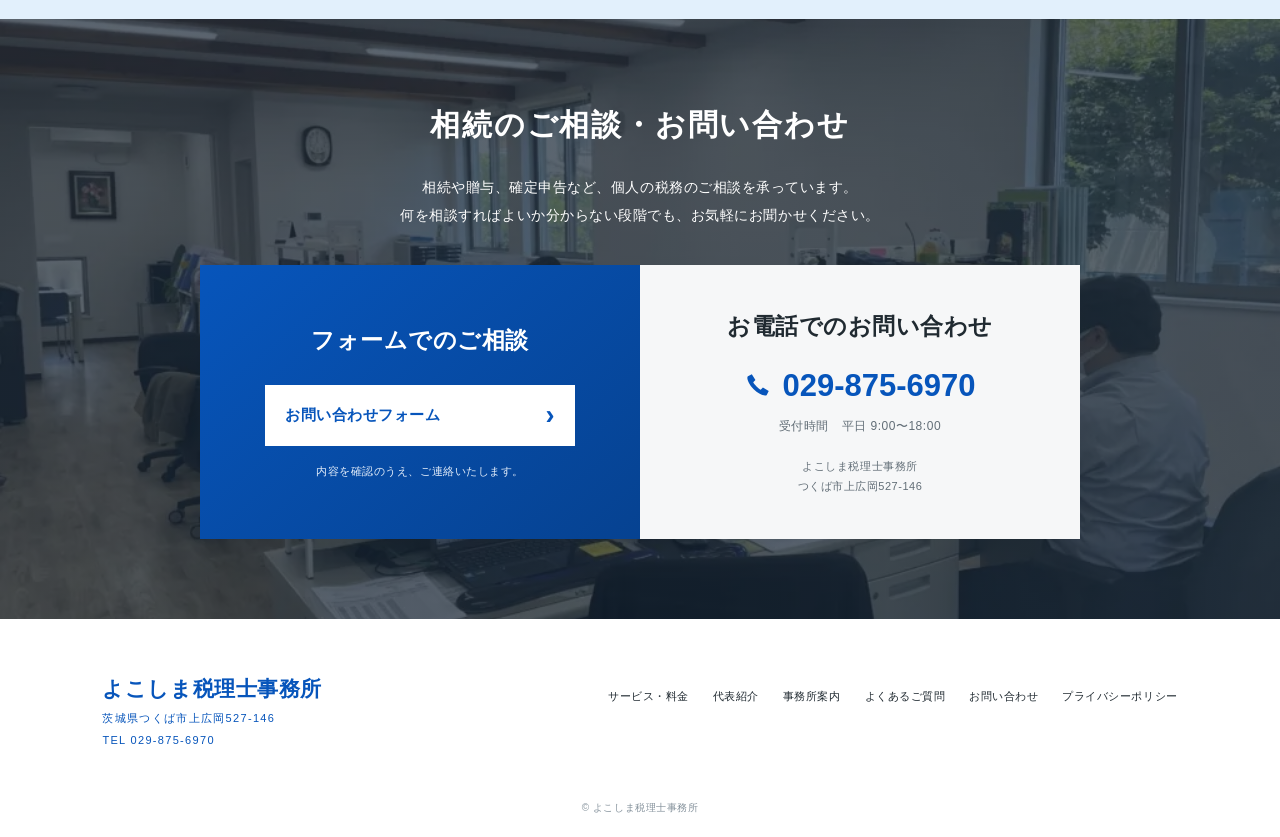
<file: inheritance/index.html>
<!doctype html><html lang="ja"><head><meta charset="utf-8"><meta name="viewport" content="width=device-width,initial-scale=1"><title>相続・相続税のご相談｜つくば市の税理士ならよこしま税理士事務所</title><meta name="description" content="つくば市の税理士、よこしま税理士事務所の相続相談。相続税がかかるかの確認、実家や土地の評価、相続税の申告、生前贈与を含めた相続の準備まで、資料が揃う前からご相談いただけます。"><link rel="canonical" href="https://yokoshima-cpta.com/inheritance/"><meta property="og:type" content="website"><meta property="og:site_name" content="よこしま税理士事務所"><meta property="og:title" content="相続・相続税のご相談｜つくば市の税理士ならよこしま税理士事務所"><meta property="og:description" content="つくば市の税理士、よこしま税理士事務所の相続相談。相続税がかかるかの確認、実家や土地の評価、相続税の申告、生前贈与を含めた相続の準備まで、資料が揃う前からご相談いただけます。"><meta property="og:url" content="https://yokoshima-cpta.com/inheritance/"><meta property="og:image" content="https://yokoshima-cpta.com/assets/ogp.jpg"><meta property="og:image:width" content="1200"><meta property="og:image:height" content="630"><meta property="og:image:alt" content="茨城県つくば市 よこしま税理士事務所 税務・会計・相続のご相談"><meta property="og:locale" content="ja_JP"><meta name="twitter:card" content="summary_large_image"><script type="application/ld+json">{"@context":"https://schema.org","@type":"BreadcrumbList","itemListElement":[{"@type":"ListItem","position":1,"name":"ホーム","item":"https://yokoshima-cpta.com/"},{"@type":"ListItem","position":2,"name":"相続のご相談","item":"https://yokoshima-cpta.com/inheritance/"}]}</script><script type="application/ld+json">{"@context":"https://schema.org","@type":"WebPage","@id":"https://yokoshima-cpta.com/inheritance/#webpage","url":"https://yokoshima-cpta.com/inheritance/","name":"相続・相続税のご相談","inLanguage":"ja","dateModified":"2026-11-19","lastReviewed":"2026-11-19","reviewedBy":{"@id":"https://yokoshima-cpta.com/about/#yokoshima","@type":"Person","name":"横島正典","url":"https://yokoshima-cpta.com/about/"},"isPartOf":{"@id":"https://yokoshima-cpta.com/#website"}}</script><link rel="stylesheet" href="../style.css"><link rel="stylesheet" href="../corporate/corporate.css"><link rel="stylesheet" href="inheritance.css"><link rel="stylesheet" href="../scroll-reveal.css"><link rel="icon" href="../favicon.ico" type="image/x-icon"></head><body class="corporate-page inheritance-page"><a class="skip" href="#main">本文へ</a><header class="header header-two-row"><div class="header-top"><a class="brand" href="../#top">よこしま税理士事務所</a><a class="header-phone" href="tel:0298756970"><span><svg viewBox="0 0 24 24" aria-hidden="true"><path d="M6.7 2.8 3.4 4.4c-1.4.8-.1 6.2 4.9 11.2s10.4 6.3 11.2 4.9l1.7-3.3-5-3-1.9 1.9c-1.8-.9-5.5-4.6-6.4-6.4l1.9-1.9-3.1-5Z" fill="currentColor"/></svg>029-875-6970</span><small>受付時間　平日 9:00–18:00</small></a><a class="header-cta" href="../contact/?type=個人"><svg viewBox="0 0 24 24" aria-hidden="true"><rect x="3" y="5" width="18" height="14" rx="1"/><path d="m3 6 9 7 9-7"/></svg>お問い合わせ<span>→</span></a><button class="menu" aria-label="メニューを開く" aria-expanded="false" aria-controls="navigation"><span></span><span></span></button></div><nav id="navigation" aria-label="メインナビゲーション"><a href="../#top">ホーム</a><div class="nav-service-dropdown"><button type="button" class="nav-service-trigger" aria-expanded="false" aria-controls="service-submenu">サービス・料金<span class="nav-service-caret" aria-hidden="true"></span></button><div class="nav-service-submenu" id="service-submenu" aria-label="対象別のサービス"><a href="../corporate/"><svg class="audience-icon" viewBox="1 -1 26 26" preserveAspectRatio="xMidYMid meet" aria-hidden="true" fill="none" stroke="currentColor" stroke-width="1.8" stroke-linecap="round" stroke-linejoin="round"><path d="M7 21V3h14v18M3 21h22M11 7h2m4 0h0M11 11h2m4 0h0M11 15h2m4 0h0M13 21v-3h3v3"/></svg><span class="audience-label">法人の方</span><span class="nav-service-chevron" aria-hidden="true">›</span></a><a href="../freelance/"><svg class="audience-icon" viewBox="-0.25 -0.5 29 29" preserveAspectRatio="xMidYMid meet" aria-hidden="true" fill="none" stroke="currentColor" stroke-width="1.8" stroke-linecap="round" stroke-linejoin="round"><circle cx="10.5" cy="5.5" r="4"/><path d="M18.5 15c-.7-3-3.2-4-6-4H8c-3.9 0-6 2.8-6 6.5V21c0 2.3 1.6 3.5 4 3.5h3.5M6 16.5v4H11M3.5 26.5h20"/><path d="M14 16.5h11c.9 0 1.3.6 1 1.4l-2.8 7c-.3.8-.8 1.1-1.6 1.1H10.5c-.8 0-1.2-.6-.9-1.3l2.8-7c.3-.8.8-1.2 1.6-1.2Z"/></svg><span class="audience-label">個人事業主の方</span><span class="nav-service-chevron" aria-hidden="true">›</span></a><a href="../inheritance/" aria-current="page"><svg class="audience-icon" viewBox="0 0 28 28" aria-hidden="true" fill="none" stroke="currentColor" stroke-width="1.8" stroke-linecap="round" stroke-linejoin="round"><circle cx="14" cy="4" r="2.5"/><circle cx="6" cy="17" r="2.5"/><circle cx="22" cy="17" r="2.5"/><path d="M9.5 12v-1a4.5 4.5 0 0 1 9 0v1M1.5 26v-1a4.5 4.5 0 0 1 9 0v1m7 0v-1a4.5 4.5 0 0 1 9 0v1M14 13v3m-3 3 3-3 3 3"/></svg><span class="audience-label">相続のご相談</span><span class="nav-service-chevron" aria-hidden="true">›</span></a><a href="../personal/"><svg class="audience-icon" viewBox="2 2 24 24" preserveAspectRatio="xMidYMid meet" aria-hidden="true" fill="none" stroke="currentColor" stroke-width="1.8" stroke-linecap="round" stroke-linejoin="round"><circle cx="14" cy="8" r="4"/><path d="M5 24v-3a9 9 0 0 1 18 0v3M10 24h8"/></svg><span class="audience-label">個人の方</span><span class="nav-service-chevron" aria-hidden="true">›</span></a><a href="../partners/"><svg class="audience-icon" viewBox="0 -1 29 29" preserveAspectRatio="xMidYMid meet" aria-hidden="true" fill="none" stroke="currentColor" stroke-width="1.8" stroke-linecap="round" stroke-linejoin="round"><path d="m17 3 3-2 7 7-2 3-8-8ZM15 5l8 8c-3.5 3-5.5 6-6 10-4.5-.5-9 1-15 3 2-6 3.5-10.5 3-15 4-.5 7-2.5 10-6ZM2 26l10-10"/><circle cx="13.5" cy="14.5" r="1.8" fill="currentColor" stroke="none"/></svg><span class="audience-label">士業の先生方</span><span class="nav-service-chevron" aria-hidden="true">›</span></a></div></div><a href="../about/">代表・事務所案内</a><a href="../flow/">ご相談の流れ</a><a href="../faq/">よくあるご質問</a></nav></header>

<main id="main">
<section class="corporate-hero">
  <div class="corporate-hero-copy"><h1>相続のご相談</h1></div>
  <div class="corporate-hero-photo inheritance-hero-photo" role="img" aria-label="胸に手を添えたスーツ姿の人物（イメージ）"></div>
</section>
<div class="inheritance-breadcrumb-band"><nav class="breadcrumbs wrap" aria-label="パンくずリスト"><a href="../">ホーム</a><span aria-hidden="true">›</span><span aria-current="page">相続のご相談</span></nav></div>
<section class="inheritance-section inheritance-support" aria-labelledby="inheritance-support">
  <div class="wrap support-heading">
    <h2 id="inheritance-support">よこしま税理士事務所の相続サポート</h2>
    <p class="inheritance-lead">相続税がかかるか分からない方も、申告を任せたい方も。<br>お話を伺い、何から始めればよいか一緒に整理します。</p>
  </div>
  <div class="support-display">
    <div class="wrap">
      <ol class="support-list" role="list">
        <li>
          <span class="support-number" aria-hidden="true">01</span>
          <span class="support-icon"><svg viewBox="0 0 24 24" fill="none" stroke="currentColor" stroke-width="1.35" stroke-linecap="round" stroke-linejoin="round" aria-hidden="true"><path d="M6 3h12v18H6z M9 7h6 M9 11h1 M14 11h1 M9 15h1 M14 15h1 M9 18h1 M14 18h1"/></svg></span>
          <h3>相続税がかかるか<br>確認したい</h3><p>預貯金や不動産などの状況を伺い、相続税の申告が必要かを確認し、税額の目安をお伝えします。</p>
        </li>
        <li>
          <span class="support-number" aria-hidden="true">02</span>
          <span class="support-icon"><svg viewBox="0 0 24 24" fill="none" stroke="currentColor" stroke-width="1.35" stroke-linecap="round" stroke-linejoin="round" aria-hidden="true"><path d="M3 11l9-8 9 8 M5 10v11h14V10 M10 21v-6h4v6"/></svg></span>
          <h3>実家や土地を<br>引き継ぐ予定がある</h3><p>家や土地が相続税の計算でいくらと評価されるか、税負担を軽くする特例が使えるかを確認します。</p>
        </li>
        <li>
          <span class="support-number" aria-hidden="true">03</span>
          <span class="support-icon"><svg viewBox="0 0 24 24" fill="none" stroke="currentColor" stroke-width="1.35" stroke-linecap="round" stroke-linejoin="round" aria-hidden="true"><path d="M6 3h8l4 4v14H6z M14 3v5h4 M9 14l2 2 4-4"/></svg></span>
          <h3>相続税の申告を<br>任せたい</h3><p>必要書類をご案内し、財産の評価から相続税の申告書の作成・提出までサポートします。</p>
        </li>
        <li>
          <span class="support-number" aria-hidden="true">04</span>
          <span class="support-icon"><svg viewBox="0 0 24 24" fill="none" stroke="currentColor" stroke-width="1.35" stroke-linecap="round" stroke-linejoin="round" aria-hidden="true"><path d="M12 8v5m0 0H5v4m7-4h7v4 M10 4a2 2 0 1 0 4 0 2 2 0 1 0-4 0z M3 19a2 2 0 1 0 4 0 2 2 0 1 0-4 0z M17 19a2 2 0 1 0 4 0 2 2 0 1 0-4 0z"/></svg></span>
          <h3>元気なうちに<br>家族への相続準備</h3><p>今の財産をもとに将来の相続税を試算し、生前に財産を渡す場合の贈与税も含めて準備を考えます。</p>
        </li>
      </ol>
      <a class="support-cta" href="../contact/?type=個人">相続について相談する <span aria-hidden="true">→</span></a>
    </div>
  </div>
</section>

<section class="corporate-concerns" aria-labelledby="inheritance-concerns"><div data-scroll-reveal class="wrap"><div class="corporate-section-title"><p class="eyebrow">こんなときに、ご相談ください</p><h2 id="inheritance-concerns">今、<span class="concern-heading-em">気になっていること</span>は<br class="mobile-only">ありませんか？</h2></div><div class="concern-links"><a href="#inheritance-basics"><svg class="concern-mark" viewBox="0 0 50 50" fill="none" stroke="currentColor" stroke-width="2" stroke-linecap="round" aria-hidden="true"><path d="M14 20c-3-8 10-17 20-13 14 6-1 20-13 21-10 0-6-10 3-12 12-3 13 8 6 16-5 5-12 5-11 1 2-5 13-3 10 3l-4 5m1 5h0"/></svg><span class="concern-card-copy">親が亡くなり、何から始めるか分からない<br><strong>手続きの流れを知りたい</strong></span></a><a href="#inheritance-support"><svg class="concern-mark" viewBox="0 0 50 50" fill="none" stroke="currentColor" stroke-width="2" stroke-linecap="round" aria-hidden="true"><path d="M14 20c-3-8 10-17 20-13 14 6-1 20-13 21-10 0-6-10 3-12 12-3 13 8 6 16-5 5-12 5-11 1 2-5 13-3 10 3l-4 5m1 5h0"/></svg><span class="concern-card-copy">実家や預貯金を引き継ぐ予定がある<br><strong>相続税がかかるか確認したい</strong></span></a><a href="#inheritance-deadline"><svg class="concern-mark" viewBox="0 0 50 50" fill="none" stroke="currentColor" stroke-width="2" stroke-linecap="round" aria-hidden="true"><path d="M14 20c-3-8 10-17 20-13 14 6-1 20-13 21-10 0-6-10 3-12 12-3 13 8 6 16-5 5-12 5-11 1 2-5 13-3 10 3l-4 5m1 5h0"/></svg><span class="concern-card-copy">資料が揃わず、期限が気になる<br><strong>いつまでに何をするか知りたい</strong></span></a><a href="#inheritance-adviser-guide"><svg class="concern-mark" viewBox="0 0 50 50" fill="none" stroke="currentColor" stroke-width="2" stroke-linecap="round" aria-hidden="true"><path d="M14 20c-3-8 10-17 20-13 14 6-1 20-13 21-10 0-6-10 3-12 12-3 13 8 6 16-5 5-12 5-11 1 2-5 13-3 10 3l-4 5m1 5h0"/></svg><span class="concern-card-copy">名義変更や遺産の分け方で迷っている<br><strong>どの専門家に相談すべきか知りたい</strong></span></a><a href="#inheritance-support"><svg class="concern-mark" viewBox="0 0 50 50" fill="none" stroke="currentColor" stroke-width="2" stroke-linecap="round" aria-hidden="true"><path d="M14 20c-3-8 10-17 20-13 14 6-1 20-13 21-10 0-6-10 3-12 12-3 13 8 6 16-5 5-12 5-11 1 2-5 13-3 10 3l-4 5m1 5h0"/></svg><span class="concern-card-copy">申告書を自分で作れるか不安<br><strong>相続税の申告を任せたい</strong></span></a><a href="#inheritance-support"><svg class="concern-mark" viewBox="0 0 50 50" fill="none" stroke="currentColor" stroke-width="2" stroke-linecap="round" aria-hidden="true"><path d="M14 20c-3-8 10-17 20-13 14 6-1 20-13 21-10 0-6-10 3-12 12-3 13 8 6 16-5 5-12 5-11 1 2-5 13-3 10 3l-4 5m1 5h0"/></svg><span class="concern-card-copy">元気なうちに家族への引き継ぎを考えたい<br><strong>今からできる準備を相談したい</strong></span></a></div></div><div data-scroll-reveal class="concern-answer"><div class="wrap"><p>相続の手続きや税金のことを、<br class="mobile-only">必要なところから。</p><h3>よこしま税理士事務所が、<br class="mobile-only">一緒に考えます。</h3><p>資料が揃う前でもご相談いただけます。</p>
    </div></div></section>

<section class="inheritance-section" aria-labelledby="inheritance-basics">
  <div class="wrap">
    <h2 id="inheritance-basics">そもそも相続とは？</h2>
    <p class="inheritance-supervision"><span class="nowrap">監修：<a href="../about/">税理士 横島正典</a></span> ｜ <span class="nowrap">最終更新日：<time datetime="2026-11-19">2026年11月19日</time></span></p>
    <p class="inheritance-lead">相続とは、亡くなった方の財産や借金などを引き継ぐことです。親が亡くなり実家の名義を変えたいときも、預貯金を家族で分けたいときも、まずは「誰が引き継ぐか」「何を引き継ぐか」「期限のある手続きは何か」を確認します。</p>

    <div class="inheritance-guide">
      <h3 id="gift-or-inheritance">亡くなる前に財産を渡せる？ 生前贈与と相続の違い</h3>
      <p>相続は、財産を持つ方が亡くなったときに始まります。元気なうちに子や孫などへ財産を渡したいときは、渡す方と受け取る方が合意して行う「生前贈与」という方法があります。</p>
      <table class="inheritance-comparison" aria-labelledby="gift-or-inheritance">
        <thead><tr><th scope="col">比べる点</th><th scope="col">生前贈与</th><th scope="col">相続</th></tr></thead>
        <tbody>
          <tr><th scope="row">いつ渡る？</th><td>財産を渡す方が生きている間</td><td>財産を持つ方が亡くなった後</td></tr>
          <tr><th scope="row">合意・手続き</th><td>渡す方と受け取る方の合意が必要</td><td>死亡により相続が始まり、遺言の確認や、必要に応じた遺産分割の話し合いを行う</td></tr>
          <tr><th scope="row">誰が受け取る？</th><td>合意した相手。孫や親族以外の方にも渡せる</td><td>原則として法定相続人。遺言で相続人以外に財産を渡すこともできる</td></tr>
          <tr><th scope="row">関係する税金</th><td>受け取った方に贈与税がかかる場合がある</td><td>財産を引き継いだ方に相続税がかかる場合がある</td></tr>
          <tr><th scope="row">基礎控除</th><td>暦年課税では、受け取る方1人につき年110万円</td><td>3,000万円＋600万円×法定相続人の数</td></tr>
          <tr><th scope="row">不動産の登録免許税</th><td>所有権移転登記の税率は原則2％</td><td>所有権移転登記の税率は原則0.4％</td></tr>
          <tr><th scope="row">特例・注意点</th><td>贈与の時期や課税方式により、贈与財産が相続税の計算に含まれる場合がある</td><td>要件を満たすと、小規模宅地等の特例で土地の評価額を下げられる場合がある</td></tr>
          <tr><th scope="row">たとえば</th><td>親が元気なうちに、子に住宅購入の資金を渡す</td><td>親が亡くなった後、子が実家や預貯金を引き継ぐ</td></tr>
        </tbody>
      </table>
      <div class="inheritance-benefits">
        <h4>生前贈与と相続、それぞれの特徴・メリット</h4>
        <div class="inheritance-benefit-grid">
          <div>
            <h5>生前贈与でできること</h5>
            <img src="../assets/lifetime-gift-consultation.jpg" alt="電卓と書類を使って相談する様子（イメージ）" width="1440" height="961" loading="lazy" decoding="async">
            <ul>
              <li>進学、結婚、住宅購入など、相手が必要とする時期に財産を渡せます。</li>
              <li>孫や法定相続人以外の方にも、希望に沿って財産を渡せます。</li>
              <li>暦年課税の基礎控除を踏まえて計画的に贈与すると、将来の相続税の負担を抑えられる場合があります。</li>
            </ul>
            <p>暦年課税では、相続などで財産を取得した方が故人から受けた贈与のうち、対象期間内のものは、年110万円以下でも相続税の計算に加算される場合があります。対象期間は相続開始日に応じて段階的に延び、最長7年になります。</p>
          </div>
          <div>
            <h5>相続で引き継ぐ場合のメリット</h5>
            <img src="../assets/estate-inheritance-holding-hands.webp" alt="子どもと年配の方が手を握り合う様子（イメージ）" width="1920" height="1280" loading="lazy" decoding="async">
            <ul>
              <li>法定相続人が3人なら基礎控除は4,800万円です。税務上の課税価格の合計が基礎控除額以下なら、原則として相続税はかかりません。</li>
              <li>不動産の名義を変える際の登録免許税は、贈与より相続の方が原則として低い税率です。</li>
              <li>要件を満たす場合は、小規模宅地等の特例で自宅の土地などの相続税評価額を下げられます。この特例を使うには申告が必要です。</li>
            </ul>
          </div>
        </div>
      </div>
      <p>どちらで引き継ぐか迷っている方は、おおよその財産額、ご家族の構成、贈与を考えた目的を、分かる範囲でお聞かせください。税金や手続きの違いを一緒に整理します。</p>
    </div>

    <div class="inheritance-guide">
      <h3>誰が、何を引き継ぐの？</h3>
      <p>亡くなった方の配偶者は、原則として相続人になります。配偶者以外では、子など、父母・祖父母、兄弟姉妹の順に、先の順位に該当する方が相続人になります。子が先に亡くなっている場合に孫が引き継ぐなど、家族構成によって確認が必要です。</p>
      <ul>
        <li><strong>財産</strong>　預貯金、実家や土地、株式、自動車など</li>
        <li><strong>負債</strong>　借入金や未払いの代金など</li>
      </ul>
      <p>通帳、固定資産税の通知書、借入れに関する書類など、手元にあるものから確認します。生命保険金や生前贈与は、受取人や時期などによって相続税の計算に関係することがあります。</p>
    </div>

    <div class="inheritance-guide">
      <h3>相続が始まったら、何から進める？</h3>
      <ol>
        <li><strong>遺言書と相続人を確認する。</strong> 遺言書の有無を調べ、戸籍などで相続人を確認します。</li>
        <li><strong>財産と借金を把握する。</strong> 預貯金や不動産のほか、借入れや未払いの請求も確認します。</li>
        <li><strong>引き継ぎ方を決める。</strong> 財産も借金も引き継ぐ方法を「単純承認」といいます。引き継いだ財産の範囲で借金を負担する「限定承認」や、財産も借金も引き継がない「相続放棄」には、家庭裁判所への手続きが必要です。</li>
        <li><strong>財産を分け、必要な手続きを進める。</strong> 遺産を分ける話し合いが必要な場合は相続人全員で行い、預貯金の手続き、不動産の登記、税の申告などを進めます。</li>
      </ol>
    </div>

    <div class="inheritance-guide inheritance-deadline" id="inheritance-deadline">
      <h3>先に確認したい、期限のある手続き</h3>
      <dl class="deadline-timeline">
        <div>
          <dt>原則3か月</dt>
          <dd>
            <svg class="deadline-icon" viewBox="0 0 24 24" fill="none" stroke="currentColor" stroke-width="1.5" stroke-linecap="round" stroke-linejoin="round" aria-hidden="true"><path d="M5 3h14M5 21h14M7 3v4l5 5 5-5V3M7 21v-4l5-5 5 5v4"/></svg>
            <strong>相続放棄・限定承認</strong>
            <p>自分について相続が始まったことを知ったときから。借金が気になる場合は、早めに弁護士へ。</p>
          </dd>
        </div>
        <div>
          <dt>原則4か月</dt>
          <dd>
            <svg class="deadline-icon" viewBox="0 0 24 24" fill="none" stroke="currentColor" stroke-width="1.5" stroke-linecap="round" stroke-linejoin="round" aria-hidden="true"><path d="M6 3h8l4 4v14H6z M14 3v5h4 M9 12h6 M9 16h6"/></svg>
            <strong>亡くなった方の所得税の申告（準確定申告）</strong>
            <p>申告が必要な場合、相続の開始を知った日の翌日から。</p>
          </dd>
        </div>
        <div>
          <dt>原則10か月</dt>
          <dd>
            <svg class="deadline-icon" viewBox="0 0 24 24" fill="none" stroke="currentColor" stroke-width="1.5" stroke-linecap="round" stroke-linejoin="round" aria-hidden="true"><path d="M6 3h12v18H6z M9 6h6v4H9z M9 14h1m4 0h1m-6 4h1m4 0h1"/></svg>
            <strong>相続税の申告・納付</strong>
            <p>申告が必要な場合、亡くなったことを知った日の翌日から。</p>
          </dd>
        </div>
        <div>
          <dt>原則3年</dt>
          <dd>
            <svg class="deadline-icon" viewBox="0 0 24 24" fill="none" stroke="currentColor" stroke-width="1.5" stroke-linecap="round" stroke-linejoin="round" aria-hidden="true"><path d="M3 11l9-8 9 8 M5 10v11h14V10 M10 21v-6h4v6"/></svg>
            <strong>家や土地の相続登記</strong>
            <p>相続で不動産を取得したことを知った日から。遺産分割が成立した場合は、その内容に応じた登記の期限も確認が必要です。</p>
          </dd>
        </div>
      </dl>
    </div>

    <div class="inheritance-guide">
      <h3>実家を相続すると、相続税はかかる？</h3>
      <p>実家の金額だけで判断することはできません。税務上の評価額をもとに、預貯金なども含めた課税対象額と、基礎控除額（3,000万円＋600万円×法定相続人の数）を比べます。たとえば法定相続人が2人なら、基礎控除額は4,200万円です。家や土地の税務上の評価額は売却価格と異なり、特例を使うために申告が必要な場合もあります。</p>
    </div>

    <div class="inheritance-guide">
      <h3 id="inheritance-adviser-guide">迷ったときは、何を頼みたいかで相談先を選ぶ</h3>
      <dl class="inheritance-advisers">
        <div><dt>税理士</dt><dd>相続税がかかるか知りたい。家や土地を税務上どう評価するか確認したい。相続税の申告を任せたい。</dd></div>
        <div><dt>司法書士</dt><dd>相続した家や土地の名義を変えたい。法務局への相続登記を依頼したい。</dd></div>
        <div><dt>弁護士</dt><dd>遺産の分け方で家族の意見が対立している。相手との交渉を任せたい。借金があり相続放棄を検討したい。</dd></div>
      </dl>
      <p>実家を引き継ぐ場合でも、相続税は税理士、登記は司法書士というように、必要な手続きによって窓口が分かれます。相続税や申告の要否が気になる方は、財産の全体像が分かる前でも、当事務所へご相談ください。</p>
      <a class="header-cta inheritance-cta" href="../contact/?type=個人">相続税について相談する <span aria-hidden="true">→</span></a>
    </div>
  </div>
</section>
<section class="flow section" id="corporate-flow"><div data-scroll-reveal class="wrap"><div class="section-heading"><p class="eyebrow">まずは現在の状況をお聞かせください</p><h2>ご相談からサポート開始まで</h2></div><ol class="corporate-flow-cards"><li><div class="flow-step-label">STEP<strong>01</strong></div><h3>お問い合わせ</h3><svg class="flow-icon" viewBox="0 0 100 100" fill="none" stroke="currentColor" stroke-width="2.5" stroke-linecap="round" stroke-linejoin="round" aria-hidden="true"><rect x="26" y="8" width="48" height="78" rx="7" fill="#edf5ff"/><path d="M41 17h18M46 77h8"/><rect x="35" y="29" width="30" height="24" rx="2" fill="white"/><path d="m36 31 14 11 14-11M36 61h22"/></svg><p>お電話・フォームで、ご希望の相談内容をお知らせください。</p><a class="header-cta flow-contact-cta" href="../contact/?type=個人"><svg viewBox="0 0 24 24" aria-hidden="true"><rect x="3" y="5" width="18" height="14" rx="1"/><path d="m3 6 9 7 9-7"/></svg>お問い合わせ<span>→</span></a></li><li><div class="flow-step-label">STEP<strong>02</strong></div><h3>ご面談</h3><svg class="flow-icon" viewBox="0 0 100 100" fill="none" stroke="currentColor" stroke-width="2.5" stroke-linecap="round" stroke-linejoin="round" aria-hidden="true"><path d="M15 61c0-12 10-20 23-20s23 8 23 20M44 79h41M44 67h41"/><circle cx="38" cy="25" r="12" fill="#d9eaff"/><path d="M58 15h29v26H73l-8 8v-8h-7z" fill="#edf5ff"/><path d="M65 24h15M65 31h10"/><path d="M14 66h20v15H14z" fill="#d9eaff"/></svg><p>ご相談の背景や資料の状況を伺い、必要な手続きを整理します。</p></li><li><div class="flow-step-label">STEP<strong>03</strong></div><h3>お見積もり・ご契約</h3><svg class="flow-icon" viewBox="0 0 100 100" fill="none" stroke="currentColor" stroke-width="2.5" stroke-linecap="round" stroke-linejoin="round" aria-hidden="true"><rect x="23" y="11" width="52" height="72" rx="4" fill="#edf5ff"/><path d="M35 27h28M35 37h28M35 47h15"/><path d="m48 68 27-27 9 9-27 27-13 4z" fill="#d9eaff"/><path d="m70 46 9 9M33 70h5"/></svg><p>ご依頼の範囲と料金をご説明し、ご確認後に契約へ進みます。</p></li><li><div class="flow-step-label">STEP<strong>04</strong></div><h3>業務をスタート</h3><svg class="flow-icon" viewBox="0 0 100 100" fill="none" stroke="currentColor" stroke-width="2.5" stroke-linecap="round" stroke-linejoin="round" aria-hidden="true"><rect x="16" y="12" width="70" height="49" rx="4" fill="#edf5ff"/><path d="M40 62v13M62 62v13M30 78h42M28 47l13-12 12 5 19-18M62 22h10v10"/><circle cx="25" cy="72" r="8" fill="#d9eaff"/><path d="M11 91v-5c0-6 6-9 14-9s14 3 14 9v5" fill="#d9eaff"/></svg><p>必要な資料や進め方をご案内し、サポートを開始します。</p></li></ol></div></section>
<section class="contact corporate-contact" id="contact" aria-labelledby="contact-title"><div data-scroll-reveal class="wrap"><h2 id="contact-title">相続のご相談・お問い合わせ</h2><p class="corporate-contact-intro">相続や贈与、確定申告など、個人の税務のご相談を承っています。<br>何を相談すればよいか分からない段階でも、お気軽にお聞かせください。</p><div class="corporate-contact-panels"><div class="corporate-contact-form"><h3>フォームでのご相談</h3><a href="../contact/?type=個人">お問い合わせフォーム <span aria-hidden="true">›</span></a><p>内容を確認のうえ、ご連絡いたします。</p></div><div class="corporate-contact-tel"><h3>お電話でのお問い合わせ</h3><a href="tel:0298756970"><svg viewBox="0 0 24 24" aria-hidden="true"><path d="M6.7 2.8 3.4 4.4c-1.4.8-.1 6.2 4.9 11.2s10.4 6.3 11.2 4.9l1.7-3.3-5-3-1.9 1.9c-1.8-.9-5.5-4.6-6.4-6.4l1.9-1.9-3.1-5Z" fill="currentColor"/></svg>029-875-6970</a><p>受付時間　平日 9:00〜18:00</p><small>よこしま税理士事務所<br>つくば市上広岡527-146</small></div></div></div></section>
</main>
<a class="inheritance-floating-cta" href="../contact/?type=個人">
  <svg viewBox="0 0 24 24" fill="none" stroke="currentColor" stroke-width="1.6" aria-hidden="true"><rect x="3" y="5" width="18" height="14" rx="1"/><path d="m3 6 9 7 9-7"/></svg>
  <span>相続税について相談する</span>
</a><footer><div class="wrap"><a class="brand" href="../#top">よこしま税理士事務所<small>茨城県つくば市上広岡527-146</small><small>TEL 029-875-6970</small></a><nav aria-label="フッターナビゲーション"><a href="../#services">サービス・料金</a><a href="../about/#representative">代表紹介</a><a href="../about/#office-info">事務所案内</a><a href="../faq/">よくあるご質問</a><a href="../contact/?type=個人">お問い合わせ</a><a href="../privacy/">プライバシーポリシー</a></nav><p class="copyright">© よこしま税理士事務所</p></div></footer><div class="mobile-contact"><a href="tel:0298756970">☎ 電話で相談</a><a href="../contact/?type=個人">お問い合わせ →</a></div><script src="../script.js"></script><script src="../scroll-reveal.js"></script></body></html>
</file>
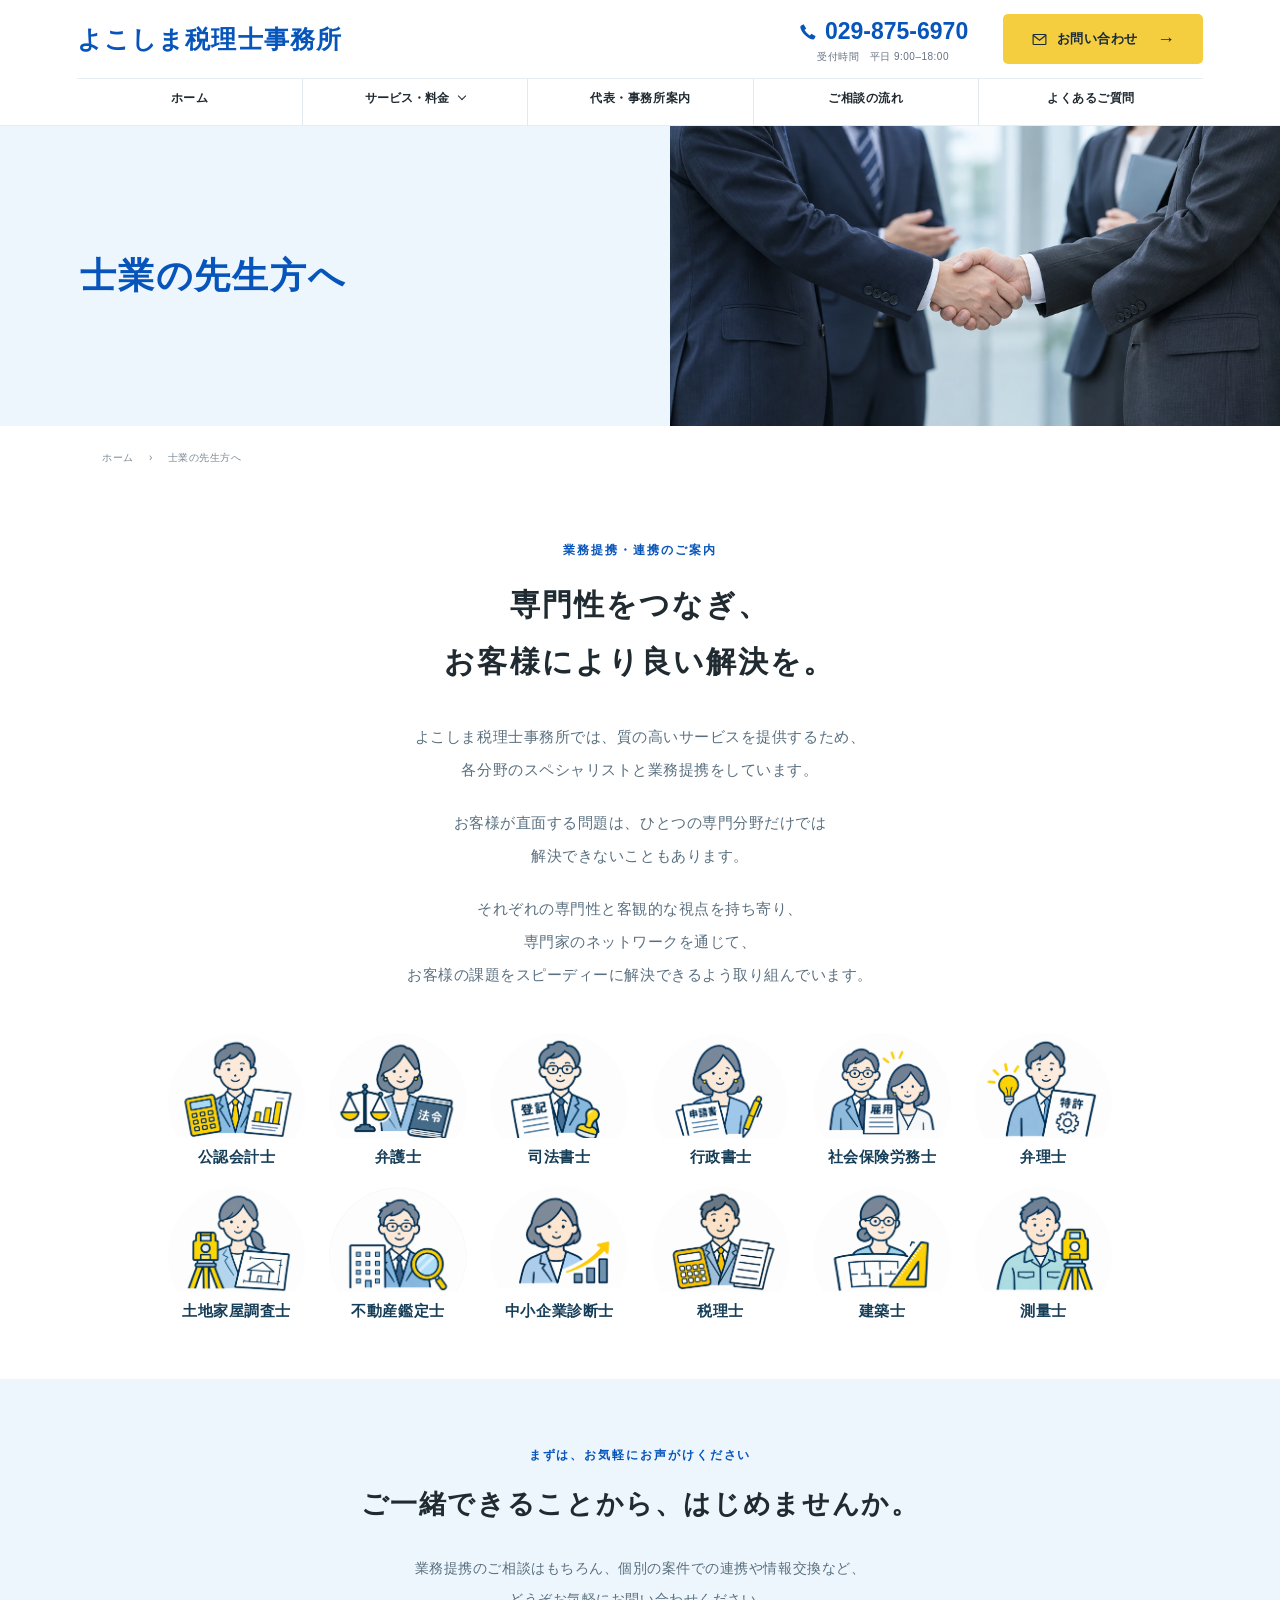
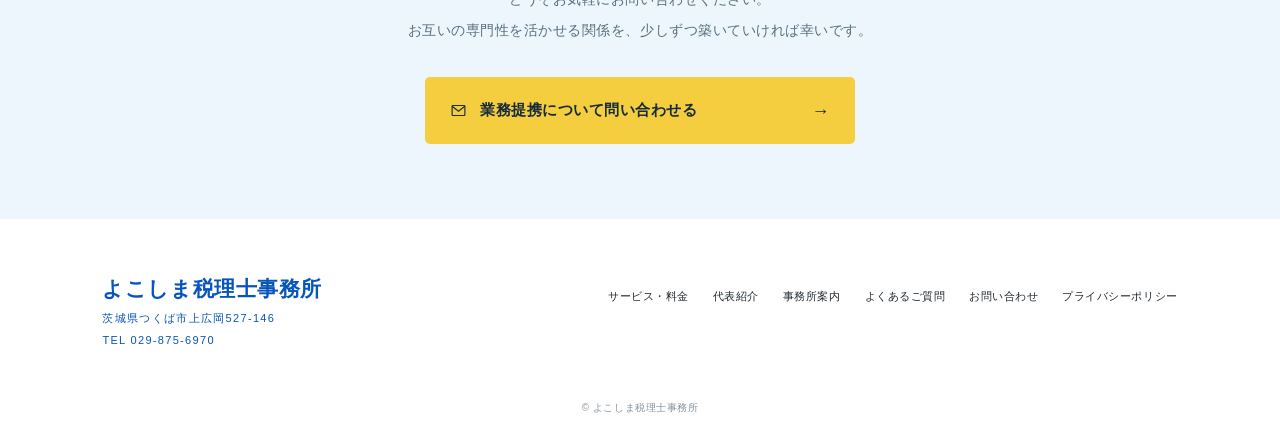
<file: partners/index.html>
<!doctype html><html lang="ja"><head><meta charset="utf-8"><meta name="viewport" content="width=device-width,initial-scale=1"><title>士業の先生方へ｜つくば市の税理士ならよこしま税理士事務所</title><meta name="description" content="つくば市の税理士、よこしま税理士事務所は、質の高いサービスの提供に向け、各分野の専門家と連携しています。士業の先生方からの業務提携・案件連携のご相談をお待ちしています。"><link rel="canonical" href="https://yokoshima-cpta.com/partners/"><meta property="og:type" content="website"><meta property="og:site_name" content="よこしま税理士事務所"><meta property="og:title" content="士業の先生方へ｜つくば市の税理士ならよこしま税理士事務所"><meta property="og:description" content="つくば市の税理士、よこしま税理士事務所は、質の高いサービスの提供に向け、各分野の専門家と連携しています。士業の先生方からの業務提携・案件連携のご相談をお待ちしています。"><meta property="og:url" content="https://yokoshima-cpta.com/partners/"><meta property="og:image" content="https://yokoshima-cpta.com/assets/ogp.jpg"><meta property="og:image:width" content="1200"><meta property="og:image:height" content="630"><meta property="og:image:alt" content="茨城県つくば市 よこしま税理士事務所 税務・会計・相続のご相談"><meta property="og:locale" content="ja_JP"><meta name="twitter:card" content="summary_large_image"><script type="application/ld+json">{"@context":"https://schema.org","@type":"BreadcrumbList","itemListElement":[{"@type":"ListItem","position":1,"name":"ホーム","item":"https://yokoshima-cpta.com/"},{"@type":"ListItem","position":2,"name":"士業の先生方へ","item":"https://yokoshima-cpta.com/partners/"}]}</script><link rel="stylesheet" href="../style.css"><link rel="stylesheet" href="../corporate/corporate.css"><link rel="stylesheet" href="partners.css"><link rel="stylesheet" href="../scroll-reveal.css"><link rel="icon" href="../favicon.ico" type="image/x-icon"></head><body class="corporate-page partners-page"><a class="skip" href="#main">本文へ</a><header class="header header-two-row"><div class="header-top"><a class="brand" href="../#top">よこしま税理士事務所</a><a class="header-phone" href="tel:0298756970"><span><svg viewBox="0 0 24 24" aria-hidden="true"><path d="M6.7 2.8 3.4 4.4c-1.4.8-.1 6.2 4.9 11.2s10.4 6.3 11.2 4.9l1.7-3.3-5-3-1.9 1.9c-1.8-.9-5.5-4.6-6.4-6.4l1.9-1.9-3.1-5Z" fill="currentColor"/></svg>029-875-6970</span><small>受付時間　平日 9:00–18:00</small></a><a class="header-cta" href="../contact/"><svg viewBox="0 0 24 24" aria-hidden="true"><rect x="3" y="5" width="18" height="14" rx="1"/><path d="m3 6 9 7 9-7"/></svg>お問い合わせ<span>→</span></a><button class="menu" aria-label="メニューを開く" aria-expanded="false" aria-controls="navigation"><span></span><span></span></button></div><nav id="navigation" aria-label="メインナビゲーション"><a href="../#top">ホーム</a><div class="nav-service-dropdown"><button type="button" class="nav-service-trigger" aria-expanded="false" aria-controls="service-submenu">サービス・料金<span class="nav-service-caret" aria-hidden="true"></span></button><div class="nav-service-submenu" id="service-submenu" aria-label="対象別のサービス"><a href="../corporate/"><svg class="audience-icon" viewBox="1 -1 26 26" preserveAspectRatio="xMidYMid meet" aria-hidden="true" fill="none" stroke="currentColor" stroke-width="1.8" stroke-linecap="round" stroke-linejoin="round"><path d="M7 21V3h14v18M3 21h22M11 7h2m4 0h0M11 11h2m4 0h0M11 15h2m4 0h0M13 21v-3h3v3"/></svg><span class="audience-label">法人の方</span><span class="nav-service-chevron" aria-hidden="true">›</span></a><a href="../freelance/"><svg class="audience-icon" viewBox="-0.25 -0.5 29 29" preserveAspectRatio="xMidYMid meet" aria-hidden="true" fill="none" stroke="currentColor" stroke-width="1.8" stroke-linecap="round" stroke-linejoin="round"><circle cx="10.5" cy="5.5" r="4"/><path d="M18.5 15c-.7-3-3.2-4-6-4H8c-3.9 0-6 2.8-6 6.5V21c0 2.3 1.6 3.5 4 3.5h3.5M6 16.5v4H11M3.5 26.5h20"/><path d="M14 16.5h11c.9 0 1.3.6 1 1.4l-2.8 7c-.3.8-.8 1.1-1.6 1.1H10.5c-.8 0-1.2-.6-.9-1.3l2.8-7c.3-.8.8-1.2 1.6-1.2Z"/></svg><span class="audience-label">個人事業主の方</span><span class="nav-service-chevron" aria-hidden="true">›</span></a><a href="../inheritance/"><svg class="audience-icon" viewBox="0 0 28 28" aria-hidden="true" fill="none" stroke="currentColor" stroke-width="1.8" stroke-linecap="round" stroke-linejoin="round"><circle cx="14" cy="4" r="2.5"/><circle cx="6" cy="17" r="2.5"/><circle cx="22" cy="17" r="2.5"/><path d="M9.5 12v-1a4.5 4.5 0 0 1 9 0v1M1.5 26v-1a4.5 4.5 0 0 1 9 0v1m7 0v-1a4.5 4.5 0 0 1 9 0v1M14 13v3m-3 3 3-3 3 3"/></svg><span class="audience-label">相続のご相談</span><span class="nav-service-chevron" aria-hidden="true">›</span></a><a href="../personal/"><svg class="audience-icon" viewBox="2 2 24 24" preserveAspectRatio="xMidYMid meet" aria-hidden="true" fill="none" stroke="currentColor" stroke-width="1.8" stroke-linecap="round" stroke-linejoin="round"><circle cx="14" cy="8" r="4"/><path d="M5 24v-3a9 9 0 0 1 18 0v3M10 24h8"/></svg><span class="audience-label">個人の方</span><span class="nav-service-chevron" aria-hidden="true">›</span></a><a href="../partners/"><svg class="audience-icon" viewBox="0 -1 29 29" preserveAspectRatio="xMidYMid meet" aria-hidden="true" fill="none" stroke="currentColor" stroke-width="1.8" stroke-linecap="round" stroke-linejoin="round"><path d="m17 3 3-2 7 7-2 3-8-8ZM15 5l8 8c-3.5 3-5.5 6-6 10-4.5-.5-9 1-15 3 2-6 3.5-10.5 3-15 4-.5 7-2.5 10-6ZM2 26l10-10"/><circle cx="13.5" cy="14.5" r="1.8" fill="currentColor" stroke="none"/></svg><span class="audience-label">士業の先生方</span><span class="nav-service-chevron" aria-hidden="true">›</span></a></div></div><a href="../about/">代表・事務所案内</a><a href="../flow/">ご相談の流れ</a><a href="../faq/">よくあるご質問</a></nav></header>
<main id="main">
<section class="corporate-hero"><div class="corporate-hero-copy"><h1>士業の先生方へ</h1></div><div class="partners-hero-photo"><img src="../assets/partners-handshake.webp" alt="専門家同士が業務提携の場で握手するイメージ" width="1774" height="887" fetchpriority="high"></div></section>
<nav class="breadcrumbs wrap" aria-label="パンくずリスト"><a href="../">ホーム</a><span aria-hidden="true">›</span><span aria-current="page">士業の先生方へ</span></nav>
<section class="partners-intro section"><div class="wrap partners-copy"><p class="eyebrow">業務提携・連携のご案内</p><h2>専門性をつなぎ、<br>お客様により良い解決を。</h2><div data-scroll-reveal class="partners-prose"><p>よこしま税理士事務所では、質の高いサービスを提供するため、<br class="desktop">各分野のスペシャリストと業務提携をしています。</p><p>お客様が直面する問題は、ひとつの専門分野だけでは<br class="desktop">解決できないこともあります。</p><p>それぞれの専門性と客観的な視点を持ち寄り、<br class="desktop">専門家のネットワークを通じて、<br class="desktop">お客様の課題をスピーディーに解決できるよう取り組んでいます。</p></div><ul data-scroll-reveal class="partners-professions" aria-label="連携する士業の専門家"><li><figure><div class="partners-portrait"><img src="../assets/partner-profession-01.webp" alt="公認会計士（イメージ）" width="1254" height="1254" loading="lazy" decoding="async"></div><figcaption>公認会計士</figcaption></figure></li><li><figure><div class="partners-portrait"><img src="../assets/partner-profession-02.webp" alt="弁護士（イメージ）" width="1254" height="1254" loading="lazy" decoding="async"></div><figcaption>弁護士</figcaption></figure></li><li><figure><div class="partners-portrait"><img src="../assets/partner-profession-03.webp" alt="司法書士（イメージ）" width="1254" height="1254" loading="lazy" decoding="async"></div><figcaption>司法書士</figcaption></figure></li><li><figure><div class="partners-portrait"><img src="../assets/partner-profession-04.webp" alt="行政書士（イメージ）" width="1254" height="1254" loading="lazy" decoding="async"></div><figcaption>行政書士</figcaption></figure></li><li><figure><div class="partners-portrait"><img src="../assets/partner-profession-05.webp" alt="社会保険労務士（イメージ）" width="1254" height="1254" loading="lazy" decoding="async"></div><figcaption>社会保険労務士</figcaption></figure></li><li><figure><div class="partners-portrait"><img src="../assets/partner-profession-06.webp" alt="弁理士（イメージ）" width="1254" height="1254" loading="lazy" decoding="async"></div><figcaption>弁理士</figcaption></figure></li><li><figure><div class="partners-portrait"><img src="../assets/partner-profession-07.webp" alt="土地家屋調査士（イメージ）" width="1254" height="1254" loading="lazy" decoding="async"></div><figcaption>土地家屋調査士</figcaption></figure></li><li><figure><div class="partners-portrait"><img src="../assets/partner-profession-08.webp" alt="不動産鑑定士（イメージ）" width="1254" height="1254" loading="lazy" decoding="async"></div><figcaption>不動産鑑定士</figcaption></figure></li><li><figure><div class="partners-portrait"><img src="../assets/partner-profession-09.webp" alt="中小企業診断士（イメージ）" width="1254" height="1254" loading="lazy" decoding="async"></div><figcaption>中小企業診断士</figcaption></figure></li><li><figure><div class="partners-portrait"><img src="../assets/partner-tax-accountant.webp" alt="税理士（イメージ）" width="1254" height="1254" loading="lazy" decoding="async"></div><figcaption>税理士</figcaption></figure></li><li><figure><div class="partners-portrait"><img src="../assets/partner-profession-11.webp" alt="建築士（イメージ）" width="1254" height="1254" loading="lazy" decoding="async"></div><figcaption>建築士</figcaption></figure></li><li><figure><div class="partners-portrait"><img src="../assets/partner-profession-12.webp" alt="測量士（イメージ）" width="1254" height="1254" loading="lazy" decoding="async"></div><figcaption>測量士</figcaption></figure></li></ul></div></section>

<section class="partners-inquiry section" aria-labelledby="partners-inquiry-title"><div data-scroll-reveal class="wrap"><p class="eyebrow">まずは、お気軽にお声がけください</p><h2 id="partners-inquiry-title">ご一緒できることから、<br class="mobile-only">はじめませんか。</h2><p>業務提携のご相談はもちろん、個別の案件での連携や情報交換など、<br class="desktop">どうぞお気軽にお問い合わせください。<br>お互いの専門性を活かせる関係を、少しずつ築いていければ幸いです。</p><a class="header-cta partners-cta" href="../contact/?type=士業の方"><svg viewBox="0 0 24 24" aria-hidden="true"><rect x="3" y="5" width="18" height="14" rx="1"/><path d="m3 6 9 7 9-7"/></svg>業務提携について問い合わせる<span aria-hidden="true">→</span></a></div></section></main><footer><div class="wrap"><a class="brand" href="../#top">よこしま税理士事務所<small>茨城県つくば市上広岡527-146</small><small>TEL 029-875-6970</small></a><nav aria-label="フッターナビゲーション"><a href="../#services">サービス・料金</a><a href="../about/#representative">代表紹介</a><a href="../about/#office-info">事務所案内</a><a href="../faq/">よくあるご質問</a><a href="../contact/">お問い合わせ</a><a href="../privacy/">プライバシーポリシー</a></nav><p class="copyright">© よこしま税理士事務所</p></div></footer><div class="mobile-contact"><a href="tel:0298756970">☎ 電話で相談</a><a href="../contact/">お問い合わせ →</a></div><script src="../script.js"></script><script src="../scroll-reveal.js"></script></body></html>
</file>
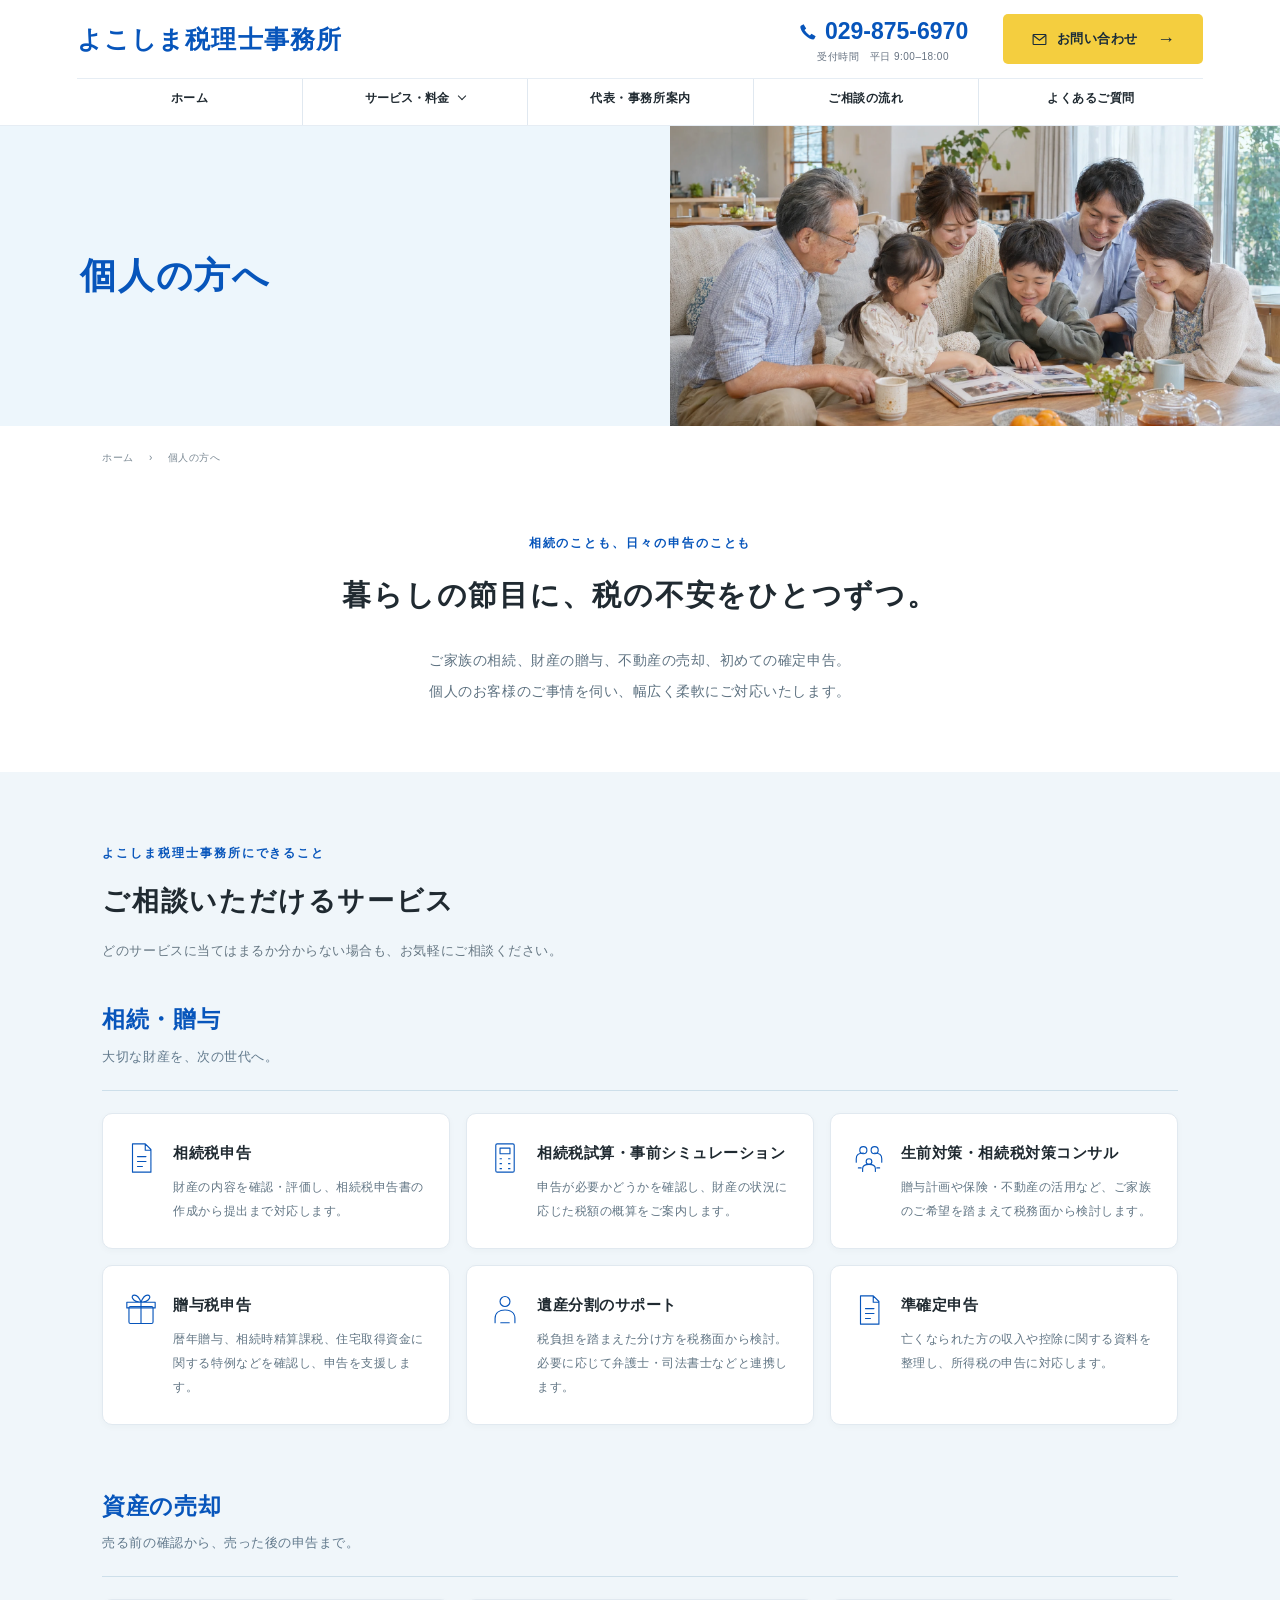
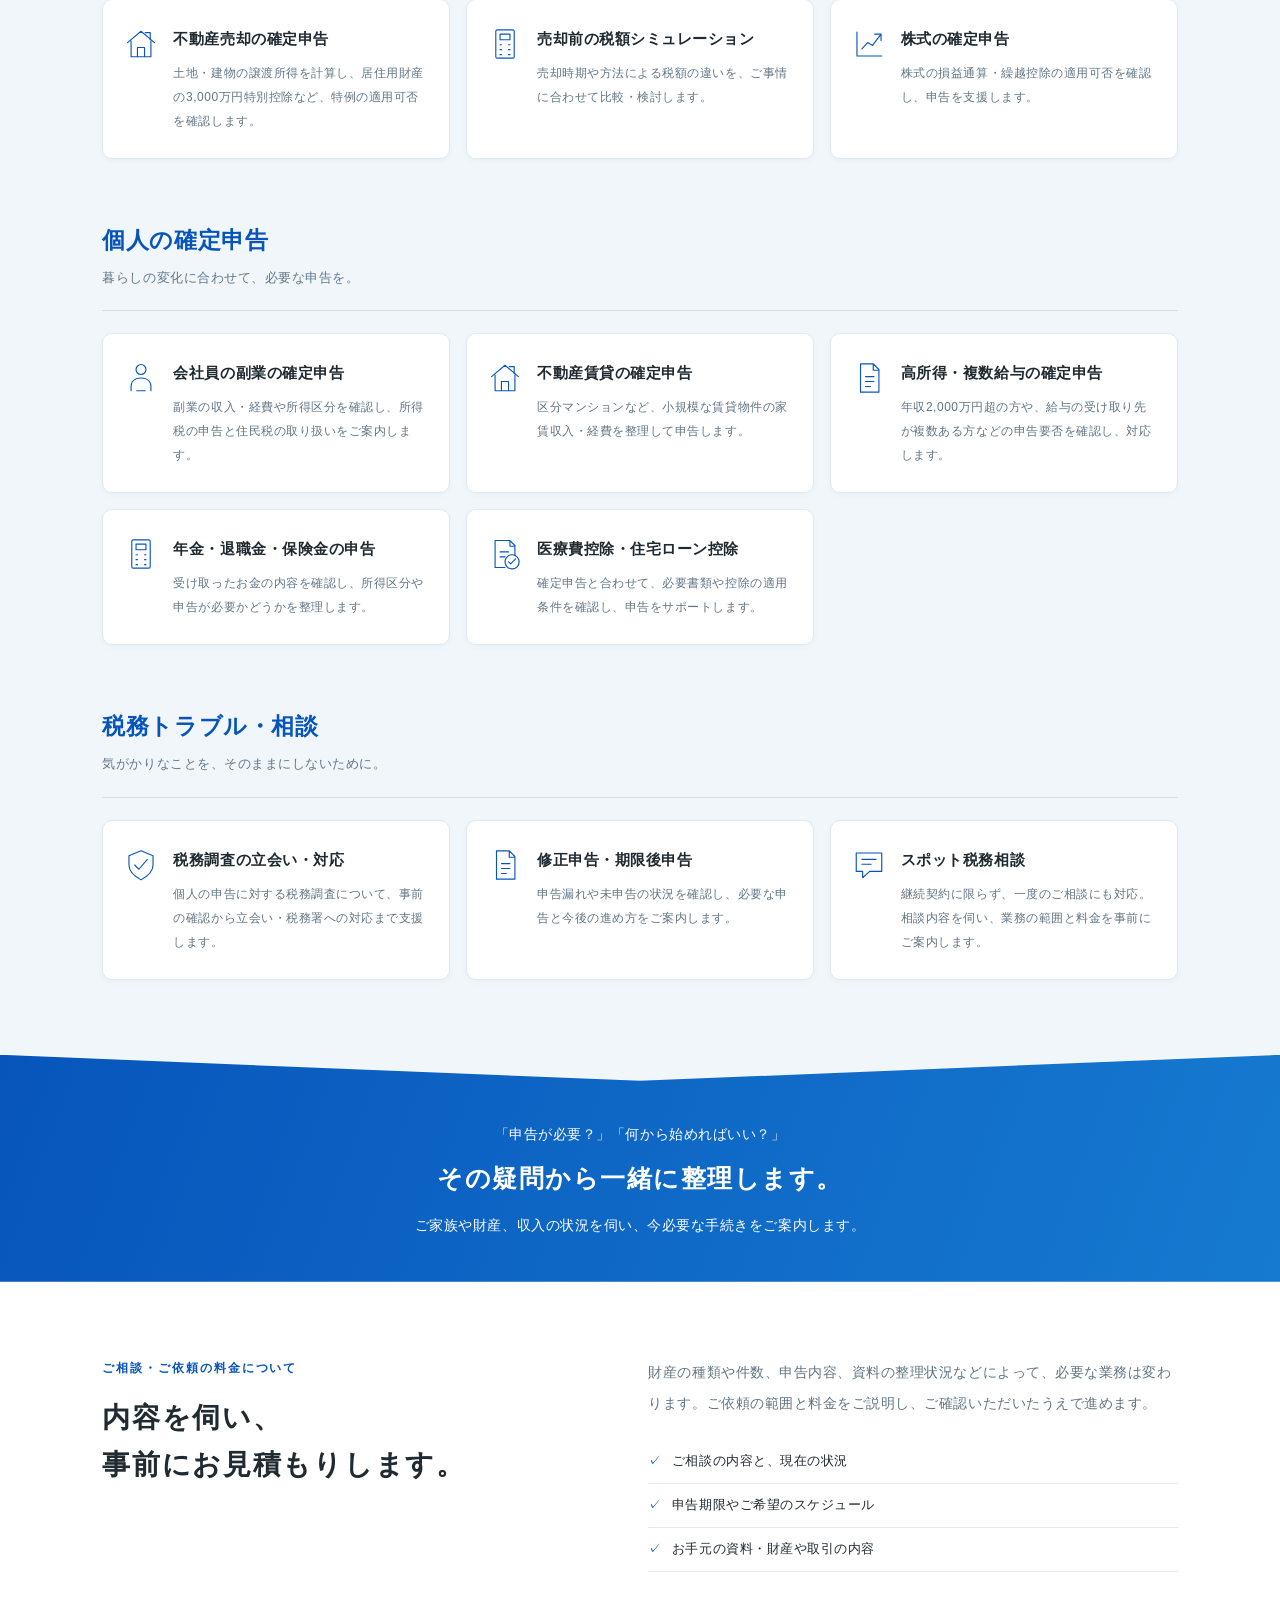
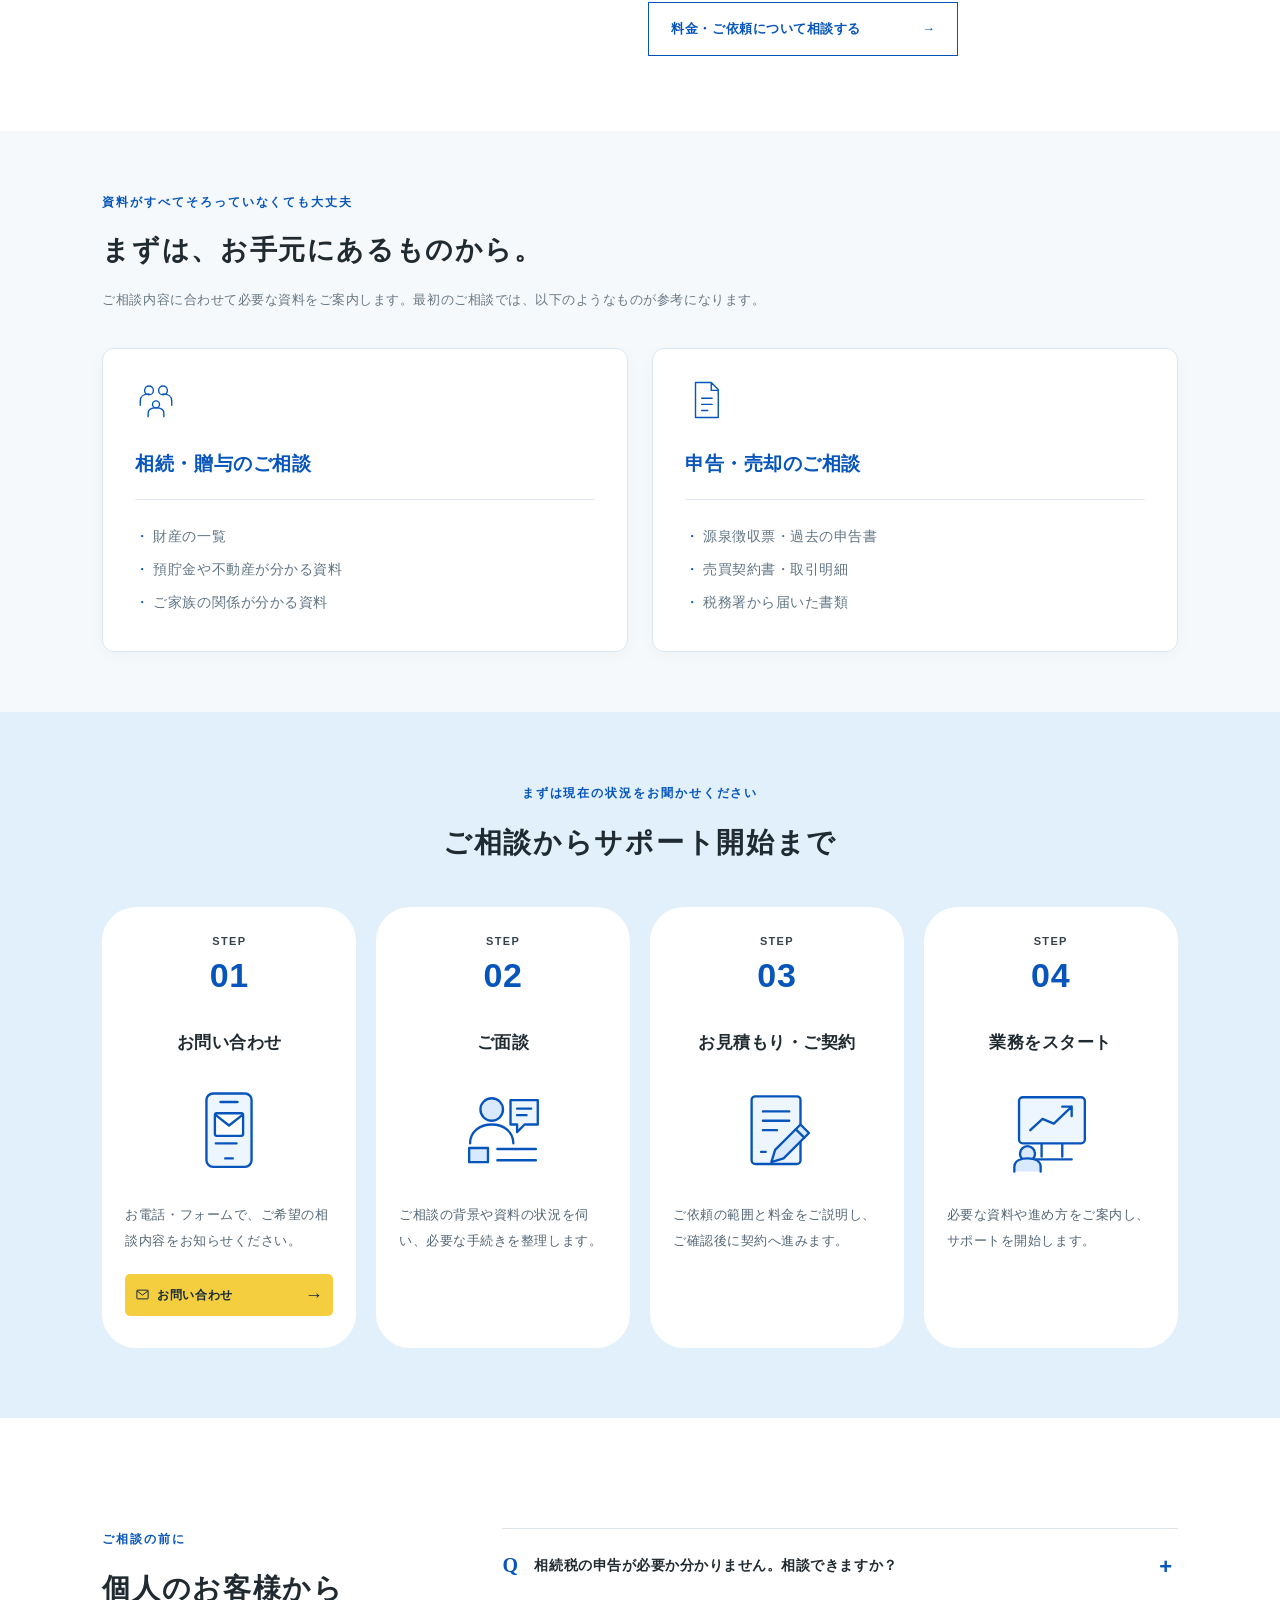
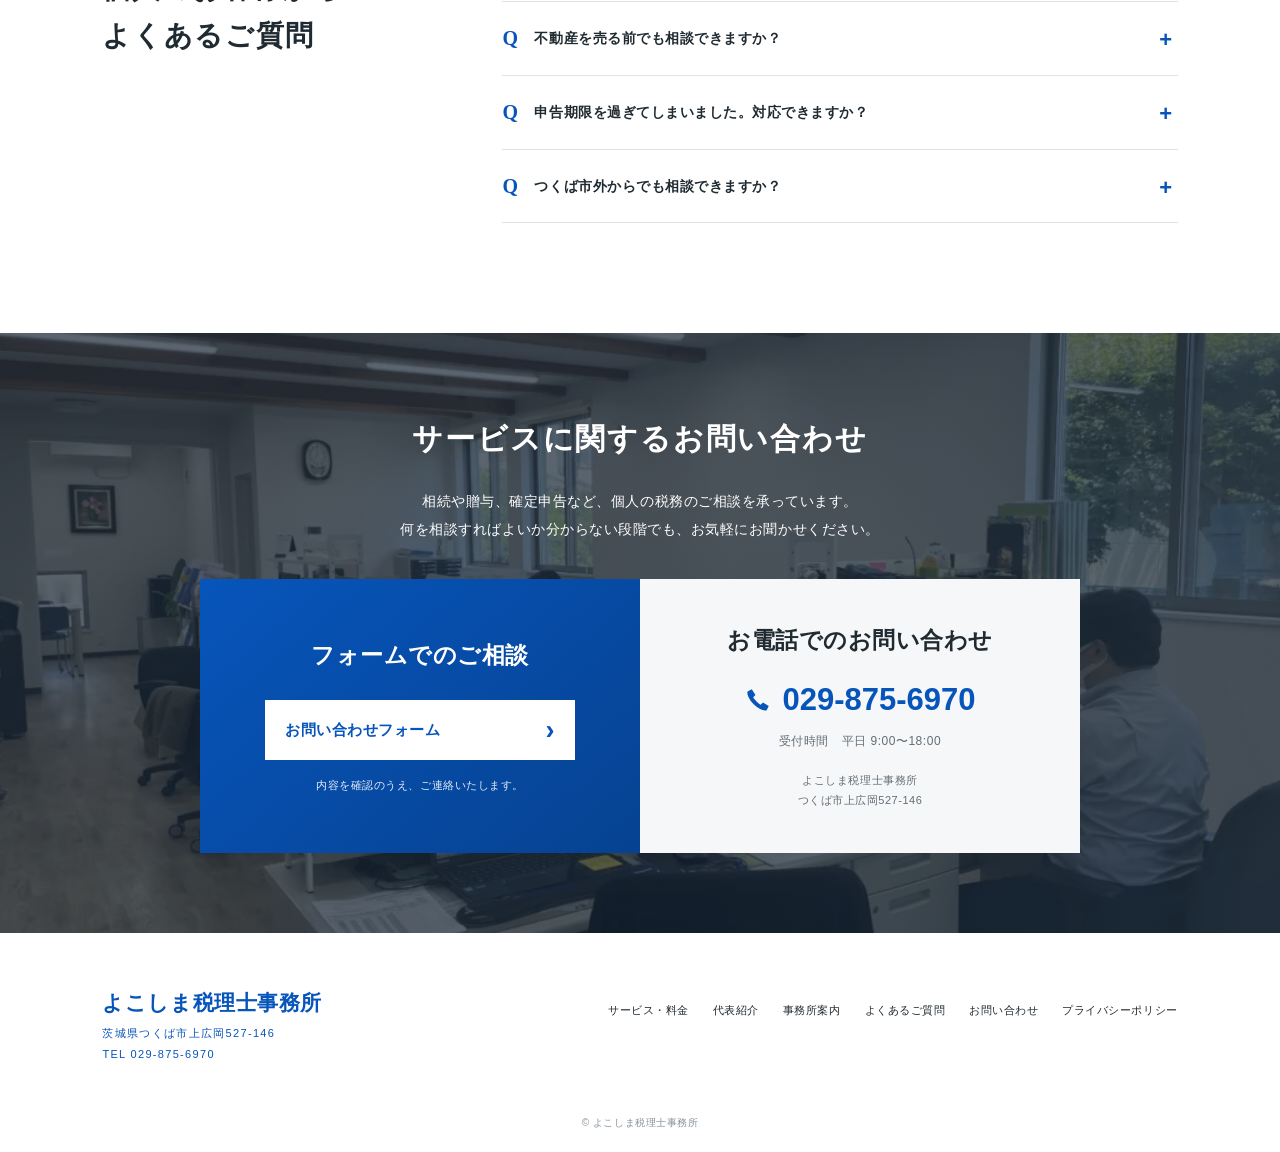
<file: personal/index.html>
<!doctype html><html lang="ja"><head><meta charset="utf-8"><meta name="viewport" content="width=device-width,initial-scale=1"><title>個人の確定申告・贈与｜つくば市の税理士ならよこしま税理士事務所</title><meta name="description" content="つくば市の税理士、よこしま税理士事務所が個人の方のご相談を承ります。相続・贈与、資産売却、確定申告、税務調査や申告の見直しまで、ご事情に合わせてサポートします。"><link rel="canonical" href="https://yokoshima-cpta.com/personal/"><meta property="og:type" content="website"><meta property="og:site_name" content="よこしま税理士事務所"><meta property="og:title" content="個人の確定申告・贈与｜つくば市の税理士ならよこしま税理士事務所"><meta property="og:description" content="つくば市の税理士、よこしま税理士事務所が個人の方のご相談を承ります。相続・贈与、資産売却、確定申告、税務調査や申告の見直しまで、ご事情に合わせてサポートします。"><meta property="og:url" content="https://yokoshima-cpta.com/personal/"><meta property="og:image" content="https://yokoshima-cpta.com/assets/ogp.jpg"><meta property="og:image:width" content="1200"><meta property="og:image:height" content="630"><meta property="og:image:alt" content="茨城県つくば市 よこしま税理士事務所 税務・会計・相続のご相談"><meta property="og:locale" content="ja_JP"><meta name="twitter:card" content="summary_large_image"><script type="application/ld+json">{"@context":"https://schema.org","@type":"BreadcrumbList","itemListElement":[{"@type":"ListItem","position":1,"name":"ホーム","item":"https://yokoshima-cpta.com/"},{"@type":"ListItem","position":2,"name":"個人の方へ","item":"https://yokoshima-cpta.com/personal/"}]}</script><link rel="stylesheet" href="../style.css"><link rel="stylesheet" href="../corporate/corporate.css"><link rel="stylesheet" href="personal.css"><link rel="stylesheet" href="../scroll-reveal.css"><link rel="icon" href="../favicon.ico" type="image/x-icon"></head><body class="corporate-page personal-page"><a class="skip" href="#main">本文へ</a><header class="header header-two-row"><div class="header-top"><a class="brand" href="../#top">よこしま税理士事務所</a><a class="header-phone" href="tel:0298756970"><span><svg viewBox="0 0 24 24" aria-hidden="true"><path d="M6.7 2.8 3.4 4.4c-1.4.8-.1 6.2 4.9 11.2s10.4 6.3 11.2 4.9l1.7-3.3-5-3-1.9 1.9c-1.8-.9-5.5-4.6-6.4-6.4l1.9-1.9-3.1-5Z" fill="currentColor"/></svg>029-875-6970</span><small>受付時間　平日 9:00–18:00</small></a><a class="header-cta" href="../contact/"><svg viewBox="0 0 24 24" aria-hidden="true"><rect x="3" y="5" width="18" height="14" rx="1"/><path d="m3 6 9 7 9-7"/></svg>お問い合わせ<span>→</span></a><button class="menu" aria-label="メニューを開く" aria-expanded="false" aria-controls="navigation"><span></span><span></span></button></div><nav id="navigation" aria-label="メインナビゲーション"><a href="../#top">ホーム</a><div class="nav-service-dropdown"><button type="button" class="nav-service-trigger" aria-expanded="false" aria-controls="service-submenu">サービス・料金<span class="nav-service-caret" aria-hidden="true"></span></button><div class="nav-service-submenu" id="service-submenu" aria-label="対象別のサービス"><a href="../corporate/"><svg class="audience-icon" viewBox="1 -1 26 26" preserveAspectRatio="xMidYMid meet" aria-hidden="true" fill="none" stroke="currentColor" stroke-width="1.8" stroke-linecap="round" stroke-linejoin="round"><path d="M7 21V3h14v18M3 21h22M11 7h2m4 0h0M11 11h2m4 0h0M11 15h2m4 0h0M13 21v-3h3v3"/></svg><span class="audience-label">法人の方</span><span class="nav-service-chevron" aria-hidden="true">›</span></a><a href="../freelance/"><svg class="audience-icon" viewBox="-0.25 -0.5 29 29" preserveAspectRatio="xMidYMid meet" aria-hidden="true" fill="none" stroke="currentColor" stroke-width="1.8" stroke-linecap="round" stroke-linejoin="round"><circle cx="10.5" cy="5.5" r="4"/><path d="M18.5 15c-.7-3-3.2-4-6-4H8c-3.9 0-6 2.8-6 6.5V21c0 2.3 1.6 3.5 4 3.5h3.5M6 16.5v4H11M3.5 26.5h20"/><path d="M14 16.5h11c.9 0 1.3.6 1 1.4l-2.8 7c-.3.8-.8 1.1-1.6 1.1H10.5c-.8 0-1.2-.6-.9-1.3l2.8-7c.3-.8.8-1.2 1.6-1.2Z"/></svg><span class="audience-label">個人事業主の方</span><span class="nav-service-chevron" aria-hidden="true">›</span></a><a href="../inheritance/"><svg class="audience-icon" viewBox="0 0 28 28" aria-hidden="true" fill="none" stroke="currentColor" stroke-width="1.8" stroke-linecap="round" stroke-linejoin="round"><circle cx="14" cy="4" r="2.5"/><circle cx="6" cy="17" r="2.5"/><circle cx="22" cy="17" r="2.5"/><path d="M9.5 12v-1a4.5 4.5 0 0 1 9 0v1M1.5 26v-1a4.5 4.5 0 0 1 9 0v1m7 0v-1a4.5 4.5 0 0 1 9 0v1M14 13v3m-3 3 3-3 3 3"/></svg><span class="audience-label">相続のご相談</span><span class="nav-service-chevron" aria-hidden="true">›</span></a><a href="../personal/"><svg class="audience-icon" viewBox="2 2 24 24" preserveAspectRatio="xMidYMid meet" aria-hidden="true" fill="none" stroke="currentColor" stroke-width="1.8" stroke-linecap="round" stroke-linejoin="round"><circle cx="14" cy="8" r="4"/><path d="M5 24v-3a9 9 0 0 1 18 0v3M10 24h8"/></svg><span class="audience-label">個人の方</span><span class="nav-service-chevron" aria-hidden="true">›</span></a><a href="../partners/"><svg class="audience-icon" viewBox="0 -1 29 29" preserveAspectRatio="xMidYMid meet" aria-hidden="true" fill="none" stroke="currentColor" stroke-width="1.8" stroke-linecap="round" stroke-linejoin="round"><path d="m17 3 3-2 7 7-2 3-8-8ZM15 5l8 8c-3.5 3-5.5 6-6 10-4.5-.5-9 1-15 3 2-6 3.5-10.5 3-15 4-.5 7-2.5 10-6ZM2 26l10-10"/><circle cx="13.5" cy="14.5" r="1.8" fill="currentColor" stroke="none"/></svg><span class="audience-label">士業の先生方</span><span class="nav-service-chevron" aria-hidden="true">›</span></a></div></div><a href="../about/">代表・事務所案内</a><a href="../flow/">ご相談の流れ</a><a href="../faq/">よくあるご質問</a></nav></header>
<main id="main"><section class="corporate-hero"><div class="corporate-hero-copy"><h1>個人の方へ</h1></div><div class="personal-hero-photo"><img src="../assets/personal-family.webp" alt="三世代の家族が一緒にアルバムを眺める日常風景（イメージ）" width="1774" height="887" fetchpriority="high"></div></section><nav class="breadcrumbs wrap" aria-label="パンくずリスト"><a href="../">ホーム</a><span aria-hidden="true">›</span><span aria-current="page">個人の方へ</span></nav>
<section class="personal-opening section"><div data-scroll-reveal class="wrap"><p class="eyebrow">相続のことも、日々の申告のことも</p><h2>暮らしの節目に、<br class="mobile-only">税の不安をひとつずつ。</h2><p>ご家族の相続、財産の贈与、不動産の売却、初めての確定申告。<br class="desktop">個人のお客様のご事情を伺い、幅広く柔軟にご対応いたします。</p></div></section><section class="personal-services section" id="personal-services"><div class="wrap"><div data-scroll-reveal class="corporate-section-title"><p class="eyebrow">よこしま税理士事務所にできること</p><h2>ご相談いただけるサービス</h2><p>どのサービスに当てはまるか分からない場合も、お気軽にご相談ください。</p></div><section data-scroll-reveal class="personal-service-group" id="inheritance" aria-labelledby="inheritance-title"><div class="personal-group-heading"><div><h3 id="inheritance-title">相続・贈与</h3><p>大切な財産を、次の世代へ。</p></div></div><div class="personal-service-grid"><article class="personal-service-card"><svg viewBox="0 0 48 48" fill="none" stroke="currentColor" stroke-width="1.6" stroke-linecap="round" stroke-linejoin="round" aria-hidden="true"><path d="M12 4h18l8 8v32H12zM30 4v9h8M19 22h12M19 29h12M19 36h7"/></svg><div><h4>相続税申告</h4><p>財産の内容を確認・評価し、相続税申告書の作成から提出まで対応します。</p></div></article><article class="personal-service-card"><svg viewBox="0 0 48 48" fill="none" stroke="currentColor" stroke-width="1.6" stroke-linecap="round" stroke-linejoin="round" aria-hidden="true"><rect x="11" y="4" width="26" height="40" rx="2"/><path d="M17 10h14v8H17zM17 25h2m10 0h2M17 32h2m10 0h2M17 39h2m10 0h2"/></svg><div><h4>相続税試算・事前シミュレーション</h4><p>申告が必要かどうかを確認し、財産の状況に応じた税額の概算をご案内します。</p></div></article><article class="personal-service-card"><svg viewBox="0 0 48 48" fill="none" stroke="currentColor" stroke-width="1.6" stroke-linecap="round" stroke-linejoin="round" aria-hidden="true"><circle cx="16" cy="13" r="5"/><circle cx="32" cy="13" r="5"/><circle cx="24" cy="29" r="4"/><path d="M6 30v-5c0-5 4-8 10-8m26 13v-5c0-5-4-8-10-8M15 43v-4c0-4 4-6 9-6s9 2 9 6v4M9 38h4m22 0h4"/></svg><div><h4>生前対策・相続税対策コンサル</h4><p>贈与計画や保険・不動産の活用など、ご家族のご希望を踏まえて税務面から検討します。</p></div></article><article class="personal-service-card"><svg viewBox="0 0 48 48" fill="none" stroke="currentColor" stroke-width="1.6" stroke-linecap="round" stroke-linejoin="round" aria-hidden="true"><rect x="7" y="19" width="34" height="24" rx="2"/><path d="M4 13h40v8H4zM24 13v30M24 13c-12 0-16-10-9-10 5 0 9 10 9 10Zm0 0c12 0 16-10 9-10-5 0-9 10-9 10Z"/></svg><div><h4>贈与税申告</h4><p>暦年贈与、相続時精算課税、住宅取得資金に関する特例などを確認し、申告を支援します。</p></div></article><article class="personal-service-card"><svg viewBox="0 0 48 48" fill="none" stroke="currentColor" stroke-width="1.6" stroke-linecap="round" stroke-linejoin="round" aria-hidden="true"><circle cx="24" cy="12" r="7"/><path d="M10 42v-6c0-8 6-12 14-12s14 4 14 12v6M18 42h12"/></svg><div><h4>遺産分割のサポート</h4><p>税負担を踏まえた分け方を税務面から検討。必要に応じて弁護士・司法書士などと連携します。</p></div></article><article class="personal-service-card"><svg viewBox="0 0 48 48" fill="none" stroke="currentColor" stroke-width="1.6" stroke-linecap="round" stroke-linejoin="round" aria-hidden="true"><path d="M12 4h18l8 8v32H12zM30 4v9h8M19 22h12M19 29h12M19 36h7"/></svg><div><h4>準確定申告</h4><p>亡くなられた方の収入や控除に関する資料を整理し、所得税の申告に対応します。</p></div></article></div></section><section data-scroll-reveal class="personal-service-group" id="sale" aria-labelledby="sale-title"><div class="personal-group-heading"><div><h3 id="sale-title">資産の売却</h3><p>売る前の確認から、売った後の申告まで。</p></div></div><div class="personal-service-grid"><article class="personal-service-card"><svg viewBox="0 0 48 48" fill="none" stroke="currentColor" stroke-width="1.6" stroke-linecap="round" stroke-linejoin="round" aria-hidden="true"><path d="m5 22 19-16 19 16M10 20v22h28V20M19 42V29h10v13"/><path d="M30 8h7v10"/></svg><div><h4>不動産売却の確定申告</h4><p>土地・建物の譲渡所得を計算し、居住用財産の3,000万円特別控除など、特例の適用可否を確認します。</p></div></article><article class="personal-service-card"><svg viewBox="0 0 48 48" fill="none" stroke="currentColor" stroke-width="1.6" stroke-linecap="round" stroke-linejoin="round" aria-hidden="true"><rect x="11" y="4" width="26" height="40" rx="2"/><path d="M17 10h14v8H17zM17 25h2m10 0h2M17 32h2m10 0h2M17 39h2m10 0h2"/></svg><div><h4>売却前の税額シミュレーション</h4><p>売却時期や方法による税額の違いを、ご事情に合わせて比較・検討します。</p></div></article><article class="personal-service-card"><svg viewBox="0 0 48 48" fill="none" stroke="currentColor" stroke-width="1.6" stroke-linecap="round" stroke-linejoin="round" aria-hidden="true"><path d="M7 7v34h35M14 31l8-9 7 4 12-16M32 10h9v9"/></svg><div><h4>株式の確定申告</h4><p>株式の損益通算・繰越控除の適用可否を確認し、申告を支援します。</p></div></article></div></section><section data-scroll-reveal class="personal-service-group" id="filing" aria-labelledby="filing-title"><div class="personal-group-heading"><div><h3 id="filing-title">個人の確定申告</h3><p>暮らしの変化に合わせて、必要な申告を。</p></div></div><div class="personal-service-grid"><article class="personal-service-card"><svg viewBox="0 0 48 48" fill="none" stroke="currentColor" stroke-width="1.6" stroke-linecap="round" stroke-linejoin="round" aria-hidden="true"><circle cx="24" cy="12" r="7"/><path d="M10 42v-6c0-8 6-12 14-12s14 4 14 12v6M18 42h12"/></svg><div><h4>会社員の副業の確定申告</h4><p>副業の収入・経費や所得区分を確認し、所得税の申告と住民税の取り扱いをご案内します。</p></div></article><article class="personal-service-card"><svg viewBox="0 0 48 48" fill="none" stroke="currentColor" stroke-width="1.6" stroke-linecap="round" stroke-linejoin="round" aria-hidden="true"><path d="m5 22 19-16 19 16M10 20v22h28V20M19 42V29h10v13"/><path d="M30 8h7v10"/></svg><div><h4>不動産賃貸の確定申告</h4><p>区分マンションなど、小規模な賃貸物件の家賃収入・経費を整理して申告します。</p></div></article><article class="personal-service-card"><svg viewBox="0 0 48 48" fill="none" stroke="currentColor" stroke-width="1.6" stroke-linecap="round" stroke-linejoin="round" aria-hidden="true"><path d="M12 4h18l8 8v32H12zM30 4v9h8M19 22h12M19 29h12M19 36h7"/></svg><div><h4>高所得・複数給与の確定申告</h4><p>年収2,000万円超の方や、給与の受け取り先が複数ある方などの申告要否を確認し、対応します。</p></div></article><article class="personal-service-card"><svg viewBox="0 0 48 48" fill="none" stroke="currentColor" stroke-width="1.6" stroke-linecap="round" stroke-linejoin="round" aria-hidden="true"><rect x="11" y="4" width="26" height="40" rx="2"/><path d="M17 10h14v8H17zM17 25h2m10 0h2M17 32h2m10 0h2M17 39h2m10 0h2"/></svg><div><h4>年金・退職金・保険金の申告</h4><p>受け取ったお金の内容を確認し、所得区分や申告が必要かどうかを整理します。</p></div></article><article class="personal-service-card"><svg viewBox="0 0 48 48" fill="none" stroke="currentColor" stroke-width="1.6" stroke-linecap="round" stroke-linejoin="round" aria-hidden="true"><path d="M10 5h21l7 7v14M31 5v8h7M17 21h12M17 28h7M10 5v38h14"/><circle cx="34" cy="35" r="10"/><path d="m29 35 3 3 7-7"/></svg><div><h4>医療費控除・住宅ローン控除</h4><p>確定申告と合わせて、必要書類や控除の適用条件を確認し、申告をサポートします。</p></div></article></div></section><section data-scroll-reveal class="personal-service-group" id="consultation" aria-labelledby="consultation-title"><div class="personal-group-heading"><div><h3 id="consultation-title">税務トラブル・相談</h3><p>気がかりなことを、そのままにしないために。</p></div></div><div class="personal-service-grid"><article class="personal-service-card"><svg viewBox="0 0 48 48" fill="none" stroke="currentColor" stroke-width="1.6" stroke-linecap="round" stroke-linejoin="round" aria-hidden="true"><path d="m24 4 17 7v13c0 10-8 16-17 21C15 40 7 34 7 24V11zM15 24l6 6 12-14"/></svg><div><h4>税務調査の立会い・対応</h4><p>個人の申告に対する税務調査について、事前の確認から立会い・税務署への対応まで支援します。</p></div></article><article class="personal-service-card"><svg viewBox="0 0 48 48" fill="none" stroke="currentColor" stroke-width="1.6" stroke-linecap="round" stroke-linejoin="round" aria-hidden="true"><path d="M12 4h18l8 8v32H12zM30 4v9h8M19 22h12M19 29h12M19 36h7"/></svg><div><h4>修正申告・期限後申告</h4><p>申告漏れや未申告の状況を確認し、必要な申告と今後の進め方をご案内します。</p></div></article><article class="personal-service-card"><svg viewBox="0 0 48 48" fill="none" stroke="currentColor" stroke-width="1.6" stroke-linecap="round" stroke-linejoin="round" aria-hidden="true"><path d="M6 7h36v26H25l-10 9v-9H6zM14 16h20M14 23h13"/></svg><div><h4>スポット税務相談</h4><p>継続契約に限らず、一度のご相談にも対応。相談内容を伺い、業務の範囲と料金を事前にご案内します。</p></div></article></div></section></div></section><section class="personal-message"><div data-scroll-reveal class="concern-answer"><div class="wrap"><p>「申告が必要？」「何から始めればいい？」</p><h3>その疑問から<br class="mobile-only">一緒に整理します。</h3><p>ご家族や財産、収入の状況を伺い、<br class="mobile-only">今必要な手続きをご案内します。</p></div></div></section>
<section class="section personal-fees" id="personal-fees"><div data-scroll-reveal class="wrap personal-fee-grid"><div><p class="eyebrow">ご相談・ご依頼の料金について</p><h2>内容を伺い、<br>事前にお見積もりします。</h2></div><div><p>財産の種類や件数、申告内容、資料の整理状況などによって、必要な業務は変わります。ご依頼の範囲と料金をご説明し、ご確認いただいたうえで進めます。</p><ul><li>ご相談の内容と、現在の状況</li><li>申告期限やご希望のスケジュール</li><li>お手元の資料・財産や取引の内容</li></ul><a class="outline" href="../contact/?type=個人">料金・ご依頼について相談する <span>→</span></a></div></div></section>
<section class="personal-prepare section"><div data-scroll-reveal class="wrap"><div class="corporate-section-title"><p class="eyebrow">資料がすべてそろっていなくても大丈夫</p><h2>まずは、お手元にあるものから。</h2><p>ご相談内容に合わせて必要な資料をご案内します。最初のご相談では、以下のようなものが参考になります。</p></div><div class="personal-prepare-grid"><article><svg class="prepare-card-icon" viewBox="0 0 48 48" fill="none" stroke="currentColor" stroke-width="1.6" stroke-linecap="round" stroke-linejoin="round" aria-hidden="true"><circle cx="16" cy="13" r="5"/><circle cx="32" cy="13" r="5"/><circle cx="24" cy="29" r="4"/><path d="M6 30v-5c0-5 4-8 10-8m26 13v-5c0-5-4-8-10-8M15 43v-4c0-4 4-6 9-6s9 2 9 6v4"/></svg><h3>相続・贈与のご相談</h3><ul><li>財産の一覧</li><li>預貯金や不動産が分かる資料</li><li>ご家族の関係が分かる資料</li></ul></article><article><svg class="prepare-card-icon" viewBox="0 0 48 48" fill="none" stroke="currentColor" stroke-width="1.6" stroke-linecap="round" stroke-linejoin="round" aria-hidden="true"><path d="M12 4h18l8 8v32H12zM30 4v9h8M19 22h12M19 29h12M19 36h7"/></svg><h3>申告・売却のご相談</h3><ul><li>源泉徴収票・過去の申告書</li><li>売買契約書・取引明細</li><li>税務署から届いた書類</li></ul></article></div></div></section><section class="flow section" id="personal-flow"><div data-scroll-reveal class="wrap"><div class="section-heading"><p class="eyebrow">まずは現在の状況をお聞かせください</p><h2>ご相談からサポート開始まで</h2></div><ol class="corporate-flow-cards"><li><div class="flow-step-label">STEP<strong>01</strong></div><h3>お問い合わせ</h3><svg class="flow-icon" viewBox="0 0 100 100" fill="none" stroke="currentColor" stroke-width="2.5" stroke-linecap="round" stroke-linejoin="round" aria-hidden="true"><rect x="26" y="8" width="48" height="78" rx="7" fill="#edf5ff"/><path d="M41 17h18M46 77h8"/><rect x="35" y="29" width="30" height="24" rx="2" fill="white"/><path d="m36 31 14 11 14-11M36 61h22"/></svg><p>お電話・フォームで、ご希望の相談内容をお知らせください。</p><a class="header-cta flow-contact-cta" href="../contact/?type=個人"><svg viewBox="0 0 24 24" aria-hidden="true"><rect x="3" y="5" width="18" height="14" rx="1"/><path d="m3 6 9 7 9-7"/></svg>お問い合わせ<span>→</span></a></li><li><div class="flow-step-label">STEP<strong>02</strong></div><h3>ご面談</h3><svg class="flow-icon" viewBox="0 0 100 100" fill="none" stroke="currentColor" stroke-width="2.5" stroke-linecap="round" stroke-linejoin="round" aria-hidden="true"><path d="M15 61c0-12 10-20 23-20s23 8 23 20M44 79h41M44 67h41"/><circle cx="38" cy="25" r="12" fill="#d9eaff"/><path d="M58 15h29v26H73l-8 8v-8h-7z" fill="#edf5ff"/><path d="M65 24h15M65 31h10"/><path d="M14 66h20v15H14z" fill="#d9eaff"/></svg><p>ご相談の背景や資料の状況を伺い、必要な手続きを整理します。</p></li><li><div class="flow-step-label">STEP<strong>03</strong></div><h3>お見積もり・ご契約</h3><svg class="flow-icon" viewBox="0 0 100 100" fill="none" stroke="currentColor" stroke-width="2.5" stroke-linecap="round" stroke-linejoin="round" aria-hidden="true"><rect x="23" y="11" width="52" height="72" rx="4" fill="#edf5ff"/><path d="M35 27h28M35 37h28M35 47h15"/><path d="m48 68 27-27 9 9-27 27-13 4z" fill="#d9eaff"/><path d="m70 46 9 9M33 70h5"/></svg><p>ご依頼の範囲と料金をご説明し、ご確認後に契約へ進みます。</p></li><li><div class="flow-step-label">STEP<strong>04</strong></div><h3>業務をスタート</h3><svg class="flow-icon" viewBox="0 0 100 100" fill="none" stroke="currentColor" stroke-width="2.5" stroke-linecap="round" stroke-linejoin="round" aria-hidden="true"><rect x="16" y="12" width="70" height="49" rx="4" fill="#edf5ff"/><path d="M40 62v13M62 62v13M30 78h42M28 47l13-12 12 5 19-18M62 22h10v10"/><circle cx="25" cy="72" r="8" fill="#d9eaff"/><path d="M11 91v-5c0-6 6-9 14-9s14 3 14 9v5" fill="#d9eaff"/></svg><p>必要な資料や進め方をご案内し、サポートを開始します。</p></li></ol></div></section><section class="faq section" id="personal-faq"><div data-scroll-reveal class="wrap faq-grid"><div><p class="eyebrow">ご相談の前に</p><h2>個人のお客様から<br>よくあるご質問</h2></div><div class="questions"><details><summary>相続税の申告が必要か分かりません。相談できますか？</summary><p>はい。財産の種類や金額、ご家族の状況を伺い、申告が必要かどうかの確認からお手伝いします。資料がそろっていない段階でもご相談ください。</p></details><details><summary>不動産を売る前でも相談できますか？</summary><p>はい。売却を検討している段階から、税額の概算や確認しておきたい条件を一緒に整理します。購入時の契約書など、お手元の資料をお知らせください。</p></details><details><summary>申告期限を過ぎてしまいました。対応できますか？</summary><p>まずは現在の状況と、税務署からの連絡の有無をお聞かせください。必要な資料や手続きを確認し、対応方法をご案内します。</p></details><details><summary>つくば市外からでも相談できますか？</summary><p>はい、つくば市外からのご相談も可能です。つくば市・土浦市を中心に対応していますが、その他の地域の方もお気軽にご相談ください。</p></details></div></div></section><section class="contact corporate-contact" id="contact" aria-labelledby="contact-title"><div data-scroll-reveal class="wrap"><h2 id="contact-title">サービスに関するお問い合わせ</h2><p class="corporate-contact-intro">相続や贈与、確定申告など、個人の税務のご相談を承っています。<br>何を相談すればよいか分からない段階でも、お気軽にお聞かせください。</p><div class="corporate-contact-panels"><div class="corporate-contact-form"><h3>フォームでのご相談</h3><a href="../contact/?type=個人">お問い合わせフォーム <span aria-hidden="true">›</span></a><p>内容を確認のうえ、ご連絡いたします。</p></div><div class="corporate-contact-tel"><h3>お電話でのお問い合わせ</h3><a href="tel:0298756970"><svg viewBox="0 0 24 24" aria-hidden="true"><path d="M6.7 2.8 3.4 4.4c-1.4.8-.1 6.2 4.9 11.2s10.4 6.3 11.2 4.9l1.7-3.3-5-3-1.9 1.9c-1.8-.9-5.5-4.6-6.4-6.4l1.9-1.9-3.1-5Z" fill="currentColor"/></svg>029-875-6970</a><p>受付時間　平日 9:00〜18:00</p><small>よこしま税理士事務所<br>つくば市上広岡527-146</small></div></div></div></section></main><footer><div class="wrap"><a class="brand" href="../#top">よこしま税理士事務所<small>茨城県つくば市上広岡527-146</small><small>TEL 029-875-6970</small></a><nav aria-label="フッターナビゲーション"><a href="../#services">サービス・料金</a><a href="../about/#representative">代表紹介</a><a href="../about/#office-info">事務所案内</a><a href="../faq/">よくあるご質問</a><a href="../contact/">お問い合わせ</a><a href="../privacy/">プライバシーポリシー</a></nav><p class="copyright">© よこしま税理士事務所</p></div></footer><div class="mobile-contact"><a href="tel:0298756970">☎ 電話で相談</a><a href="../contact/">お問い合わせ →</a></div><script src="../script.js"></script><script src="../scroll-reveal.js"></script></body></html>
</file>
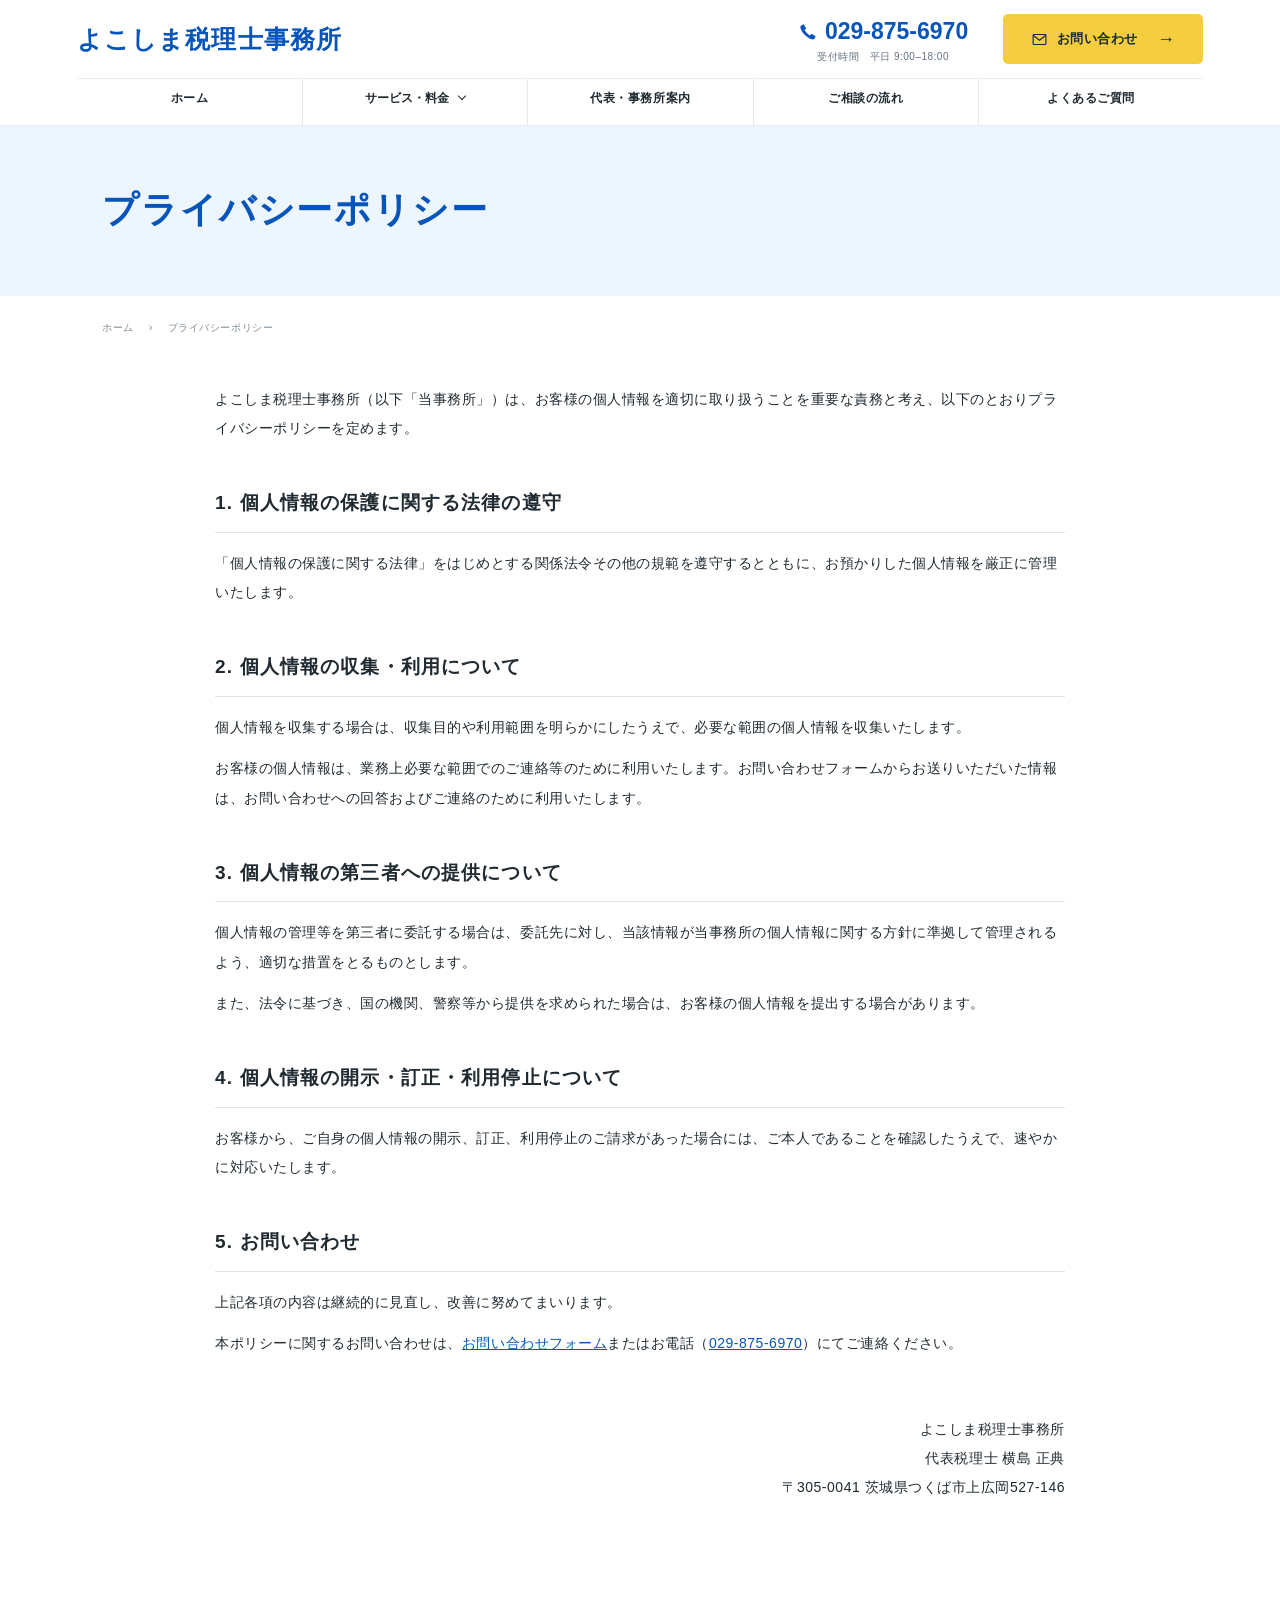
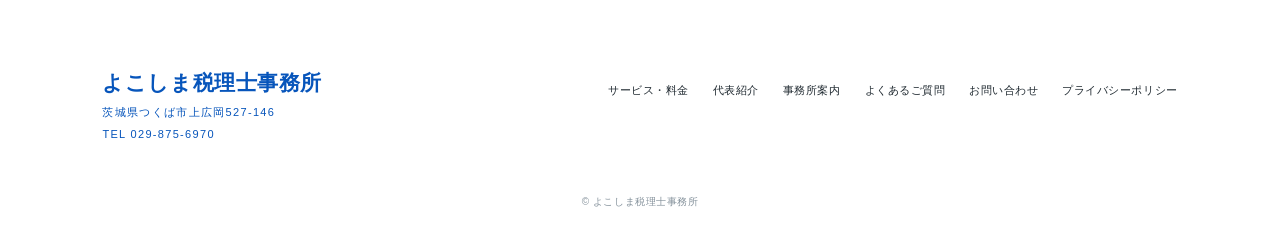
<file: privacy/index.html>
<!doctype html><html lang="ja"><head><meta charset="utf-8"><meta name="viewport" content="width=device-width,initial-scale=1"><title>プライバシーポリシー｜よこしま税理士事務所</title><meta name="description" content="よこしま税理士事務所の個人情報の取り扱いについてご案内します。"><link rel="canonical" href="https://yokoshima-cpta.com/privacy/"><meta property="og:type" content="website"><meta property="og:site_name" content="よこしま税理士事務所"><meta property="og:title" content="プライバシーポリシー｜よこしま税理士事務所"><meta property="og:description" content="よこしま税理士事務所の個人情報の取り扱いについてご案内します。"><meta property="og:url" content="https://yokoshima-cpta.com/privacy/"><meta property="og:image" content="https://yokoshima-cpta.com/assets/ogp.jpg"><meta property="og:image:width" content="1200"><meta property="og:image:height" content="630"><meta property="og:image:alt" content="茨城県つくば市 よこしま税理士事務所 税務・会計・相続のご相談"><meta property="og:locale" content="ja_JP"><meta name="twitter:card" content="summary_large_image"><script type="application/ld+json">{"@context":"https://schema.org","@type":"BreadcrumbList","itemListElement":[{"@type":"ListItem","position":1,"name":"ホーム","item":"https://yokoshima-cpta.com/"},{"@type":"ListItem","position":2,"name":"プライバシーポリシー","item":"https://yokoshima-cpta.com/privacy/"}]}</script><link rel="stylesheet" href="../style.css"><link rel="stylesheet" href="../corporate/corporate.css"><link rel="stylesheet" href="../about/about.css"><link rel="stylesheet" href="../scroll-reveal.css"><link rel="stylesheet" href="privacy.css"><link rel="icon" href="../favicon.ico" type="image/x-icon"></head><body class="corporate-page about-page"><a class="skip" href="#main">本文へ</a><header class="header header-two-row"><div class="header-top"><a class="brand" href="../#top">よこしま税理士事務所</a><a class="header-phone" href="tel:0298756970"><span><svg viewBox="0 0 24 24" aria-hidden="true"><path d="M6.7 2.8 3.4 4.4c-1.4.8-.1 6.2 4.9 11.2s10.4 6.3 11.2 4.9l1.7-3.3-5-3-1.9 1.9c-1.8-.9-5.5-4.6-6.4-6.4l1.9-1.9-3.1-5Z" fill="currentColor"/></svg>029-875-6970</span><small>受付時間　平日 9:00–18:00</small></a><a class="header-cta" href="../contact/"><svg viewBox="0 0 24 24" aria-hidden="true"><rect x="3" y="5" width="18" height="14" rx="1"/><path d="m3 6 9 7 9-7"/></svg>お問い合わせ<span>→</span></a><button class="menu" aria-label="メニューを開く" aria-expanded="false" aria-controls="navigation"><span></span><span></span></button></div><nav id="navigation" aria-label="メインナビゲーション"><a href="../#top">ホーム</a><div class="nav-service-dropdown"><button type="button" class="nav-service-trigger" aria-expanded="false" aria-controls="service-submenu">サービス・料金<span class="nav-service-caret" aria-hidden="true"></span></button><div class="nav-service-submenu" id="service-submenu" aria-label="対象別のサービス"><a href="../corporate/"><svg class="audience-icon" viewBox="1 -1 26 26" preserveAspectRatio="xMidYMid meet" aria-hidden="true" fill="none" stroke="currentColor" stroke-width="1.8" stroke-linecap="round" stroke-linejoin="round"><path d="M7 21V3h14v18M3 21h22M11 7h2m4 0h0M11 11h2m4 0h0M11 15h2m4 0h0M13 21v-3h3v3"/></svg><span class="audience-label">法人の方</span><span class="nav-service-chevron" aria-hidden="true">›</span></a><a href="../freelance/"><svg class="audience-icon" viewBox="-0.25 -0.5 29 29" preserveAspectRatio="xMidYMid meet" aria-hidden="true" fill="none" stroke="currentColor" stroke-width="1.8" stroke-linecap="round" stroke-linejoin="round"><circle cx="10.5" cy="5.5" r="4"/><path d="M18.5 15c-.7-3-3.2-4-6-4H8c-3.9 0-6 2.8-6 6.5V21c0 2.3 1.6 3.5 4 3.5h3.5M6 16.5v4H11M3.5 26.5h20"/><path d="M14 16.5h11c.9 0 1.3.6 1 1.4l-2.8 7c-.3.8-.8 1.1-1.6 1.1H10.5c-.8 0-1.2-.6-.9-1.3l2.8-7c.3-.8.8-1.2 1.6-1.2Z"/></svg><span class="audience-label">個人事業主の方</span><span class="nav-service-chevron" aria-hidden="true">›</span></a><a href="../inheritance/"><svg class="audience-icon" viewBox="0 0 28 28" aria-hidden="true" fill="none" stroke="currentColor" stroke-width="1.8" stroke-linecap="round" stroke-linejoin="round"><circle cx="14" cy="4" r="2.5"/><circle cx="6" cy="17" r="2.5"/><circle cx="22" cy="17" r="2.5"/><path d="M9.5 12v-1a4.5 4.5 0 0 1 9 0v1M1.5 26v-1a4.5 4.5 0 0 1 9 0v1m7 0v-1a4.5 4.5 0 0 1 9 0v1M14 13v3m-3 3 3-3 3 3"/></svg><span class="audience-label">相続のご相談</span><span class="nav-service-chevron" aria-hidden="true">›</span></a><a href="../personal/"><svg class="audience-icon" viewBox="2 2 24 24" preserveAspectRatio="xMidYMid meet" aria-hidden="true" fill="none" stroke="currentColor" stroke-width="1.8" stroke-linecap="round" stroke-linejoin="round"><circle cx="14" cy="8" r="4"/><path d="M5 24v-3a9 9 0 0 1 18 0v3M10 24h8"/></svg><span class="audience-label">個人の方</span><span class="nav-service-chevron" aria-hidden="true">›</span></a><a href="../partners/"><svg class="audience-icon" viewBox="0 -1 29 29" preserveAspectRatio="xMidYMid meet" aria-hidden="true" fill="none" stroke="currentColor" stroke-width="1.8" stroke-linecap="round" stroke-linejoin="round"><path d="m17 3 3-2 7 7-2 3-8-8ZM15 5l8 8c-3.5 3-5.5 6-6 10-4.5-.5-9 1-15 3 2-6 3.5-10.5 3-15 4-.5 7-2.5 10-6ZM2 26l10-10"/><circle cx="13.5" cy="14.5" r="1.8" fill="currentColor" stroke="none"/></svg><span class="audience-label">士業の先生方</span><span class="nav-service-chevron" aria-hidden="true">›</span></a></div></div><a href="../about/">代表・事務所案内</a><a href="../flow/">ご相談の流れ</a><a href="../faq/" aria-current="page">よくあるご質問</a></nav></header>
<main id="main"><section class="about-page-hero"><div class="wrap"><h1>プライバシーポリシー</h1></div></section><nav class="breadcrumbs wrap" aria-label="パンくずリスト"><a href="../">ホーム</a><span aria-hidden="true">›</span><span aria-current="page">プライバシーポリシー</span></nav><div class="privacy section"><div class="wrap privacy-body"><p class="privacy-lead">よこしま税理士事務所（以下「当事務所」）は、お客様の個人情報を適切に取り扱うことを重要な責務と考え、以下のとおりプライバシーポリシーを定めます。</p><section><h2>1. 個人情報の保護に関する法律の遵守</h2><p>「個人情報の保護に関する法律」をはじめとする関係法令その他の規範を遵守するとともに、お預かりした個人情報を厳正に管理いたします。</p></section><section><h2>2. 個人情報の収集・利用について</h2><p>個人情報を収集する場合は、収集目的や利用範囲を明らかにしたうえで、必要な範囲の個人情報を収集いたします。</p><p>お客様の個人情報は、業務上必要な範囲でのご連絡等のために利用いたします。お問い合わせフォームからお送りいただいた情報は、お問い合わせへの回答およびご連絡のために利用いたします。</p></section><section><h2>3. 個人情報の第三者への提供について</h2><p>個人情報の管理等を第三者に委託する場合は、委託先に対し、当該情報が当事務所の個人情報に関する方針に準拠して管理されるよう、適切な措置をとるものとします。</p><p>また、法令に基づき、国の機関、警察等から提供を求められた場合は、お客様の個人情報を提出する場合があります。</p></section><section><h2>4. 個人情報の開示・訂正・利用停止について</h2><p>お客様から、ご自身の個人情報の開示、訂正、利用停止のご請求があった場合には、ご本人であることを確認したうえで、速やかに対応いたします。</p></section><section><h2>5. お問い合わせ</h2><p>上記各項の内容は継続的に見直し、改善に努めてまいります。</p><p>本ポリシーに関するお問い合わせは、<a href="../contact/">お問い合わせフォーム</a>またはお電話（<a href="tel:0298756970">029-875-6970</a>）にてご連絡ください。</p></section><p class="privacy-sign">よこしま税理士事務所<br>代表税理士 横島 正典<br>〒305-0041 茨城県つくば市上広岡527-146</p></div></div></main>
<footer><div class="wrap"><a class="brand" href="../#top">よこしま税理士事務所<small>茨城県つくば市上広岡527-146</small><small>TEL 029-875-6970</small></a><nav aria-label="フッターナビゲーション"><a href="../#services">サービス・料金</a><a href="../about/#representative">代表紹介</a><a href="../about/#office-info">事務所案内</a><a href="../faq/">よくあるご質問</a><a href="../contact/">お問い合わせ</a><a href="../privacy/">プライバシーポリシー</a></nav><p class="copyright">© よこしま税理士事務所</p></div></footer><div class="mobile-contact"><a href="tel:0298756970">☎ 電話で相談</a><a href="../contact/">お問い合わせ →</a></div><script src="../script.js"></script><script src="../scroll-reveal.js"></script></body></html>
</file>
<file: style.css>
:root{--blue:#0755bb;--deep:#064ba7;--pale:#eaf4fa;--ink:#202a31;--line:#dce4e9}*{box-sizing:border-box}html{scroll-behavior:smooth;scroll-padding-top:100px}body{margin:0;color:var(--ink);font-family:"Noto Sans JP","Hiragino Kaku Gothic ProN","Yu Gothic",Meiryo,sans-serif;font-size:15px;line-height:1.9;letter-spacing:.035em}a{color:inherit;text-decoration:none}button{font:inherit}img{max-width:100%;display:block}h1,h2,h3,p,figure{margin:0}h2{font-size:28px;line-height:1.7;letter-spacing:.06em}h3{font-size:19px}a:focus-visible,button:focus-visible,summary:focus-visible{outline:3px solid #e09e00;outline-offset:5px}.skip{position:absolute;left:10px;top:-60px;background:white;z-index:50}.skip:focus{top:0}.wrap{width:min(1120px,84%);margin:auto}.header{height:94px;display:flex;align-items:center;padding:0 3.5%;gap:32px;background:white;position:relative;z-index:10}.brand{font-family:"Yu Mincho","Hiragino Mincho ProN","Noto Serif JP",serif;font-size:26px;font-weight:700;line-height:1.5;white-space:nowrap}.brand small{display:block;font-family:"Yu Gothic",Meiryo,sans-serif;font-size:11px;font-weight:400;margin-top:5px;letter-spacing:.12em}.header .brand{align-self:stretch;padding-top:20px;background:#fff;position:relative}.header .brand:after{content:"";position:absolute;left:-22px;right:-22px;bottom:-12px;height:16px;background:#fff}.header nav{display:flex;gap:25px;margin-left:auto;align-items:center;font-size:12px;font-weight:700;white-space:nowrap}.header nav a:hover,footer a:hover{color:var(--blue)}.header-phone{text-align:center;line-height:1.4;white-space:nowrap}.header-phone span{font-size:23px;letter-spacing:0;color:var(--blue);font-weight:700}.header-phone small{display:block;font-size:11px}.menu{display:none}.hero{height:500px;position:relative}.hero>img{height:100%;width:100%;object-fit:cover;object-position:50% 62%}.hero h1{position:absolute;right:0;bottom:-35px;background:var(--blue);color:#fff;font-size:28px;line-height:1.8;font-weight:400;letter-spacing:.12em;padding:26px 6.5%;min-width:49%}.section{padding:110px 0}.eyebrow{color:var(--blue);font-size:12px;font-weight:600;letter-spacing:.16em;margin-bottom:14px}.intro{position:relative;padding-bottom:65px}.intro-bg{position:absolute;left:0;right:32%;top:245px;bottom:0;background:var(--pale);z-index:-1}.intro-grid{display:grid;grid-template-columns:1fr 360px;gap:90px;align-items:start}.intro h2{font-size:26px;margin-bottom:44px}.prose{font-size:14px;line-height:2.2}.prose p+p{margin-top:23px}.outline{display:flex;justify-content:space-between;align-items:center;max-width:310px;padding:14px 22px;border:1px solid var(--blue);color:var(--blue);font-size:13px;font-weight:600;margin-top:30px;background:white;transition:.2s}.outline:hover{background:var(--blue);color:white}.portrait img{width:100%;aspect-ratio: .83;object-fit:cover;object-position:center;clip-path:inset(0 0 0 0)}.portrait figcaption{text-align:right;font-size:12px;padding:10px 0}.portrait strong{font-size:18px;margin-left:12px;font-weight:500}.section-heading{text-align:center;margin-bottom:56px}.section-heading>p:last-child:not(.eyebrow){margin-top:18px;font-size:14px;color:#67717a}.fees{display:grid;grid-template-columns: .8fr 1.2fr;gap:80px;border-top:1px solid var(--line);margin-top:90px;padding-top:64px}.fees>div>p:last-child{font-size:13px;margin-top:17px}.fee-row{display:flex;align-items:center;justify-content:space-between;border-bottom:1px solid var(--line);padding:20px 0}.fee-row:first-child{padding-top:0}.fee-row h3{font-size:15px}.fee-row p{font-size:12px;text-align:right}.fee-row strong{color:var(--blue);font-family:Georgia,serif;font-size:31px;letter-spacing:0;margin-left:14px;margin-right:4px}.fee-row small{display:block;font-size:11px;color:#66717b}.fee-note{font-size:11px!important;line-height:1.9;color:#69747d}.flow{background:#f4f8fa}.faq-grid{display:grid;grid-template-columns: .65fr 1.35fr;gap:75px}.questions details{border-bottom:1px solid var(--line)}.questions details:first-child{border-top:1px solid var(--line)}summary{cursor:pointer;list-style:none;position:relative;font-size:14px;font-weight:600;padding:23px 36px 23px 32px}summary::-webkit-details-marker{display:none}summary:before{content:"Q";color:var(--blue);font-family:Georgia,serif;position:absolute;left:0;font-size:20px;top:17px}summary:after{content:"+";position:absolute;right:5px;color:var(--blue);font-size:22px;top:17px}details[open] summary:after{content:"−"}.questions details p{padding:0 30px 24px 32px;font-size:13px;color:#606d77}.office{padding-top:0}.office-grid{display:grid;grid-template-columns:1fr 1fr;gap:70px}.office-name{font-family:"Yu Mincho","Hiragino Mincho ProN",serif;font-size:23px;margin-bottom:20px}.office-data{margin:0}.office-data>div{display:grid;grid-template-columns:105px 1fr;border-bottom:1px solid var(--line);padding:14px 0;font-size:13px}.office-data dt{color:#66717a}.office-data dd{margin:0}.office-data small{font-size:11px}.office h4{margin:28px 0 10px;font-size:13px}.map iframe{width:100%;height:400px;border:0;display:block;background:#edf1f3}.map-link{display:block;text-align:right;color:var(--blue);font-size:12px;border-bottom:1px solid var(--line);padding:12px 0}.contact{padding:75px 0;background:var(--deep);color:#fff;text-align:center}.contact .eyebrow{color:#b6daee}.contact h2{font-size:27px;font-weight:500}footer{padding:55px 0 20px;background:white}footer .wrap{display:flex;align-items:start;flex-wrap:wrap;justify-content:space-between}footer .brand{font-size:21px}footer nav{display:flex;gap:24px;font-size:11px;padding-top:12px}.copyright{font-size:10px;color:#84919b;width:100%;text-align:center;margin-top:50px}.mobile-contact{display:none}
@media(min-width:1600px){.hero{height:580px}.header nav{gap:35px}}
@media(max-width:1200px){.header{gap:18px;padding:0 2.5%}.header .brand{font-size:22px;padding-top:23px}.header nav{gap:16px;font-size:11px}.header-phone span{font-size:20px}.intro-grid{gap:50px;grid-template-columns:1fr 310px}.intro h2{font-size:23px}.fees{gap:45px}}
@media(max-width:950px){.header nav{display:none;position:absolute;top:80px;left:0;right:0;padding:24px 6%;background:white;box-shadow:0 15px 25px #0f345018;flex-direction:column;align-items:stretch;gap:0;font-size:14px}.header nav.open{display:flex}.header nav a{padding:13px 0;border-bottom:1px solid var(--line)}.header{height:80px}.header .brand{padding-top:16px}.header-phone{margin-left:auto}.menu{display:flex;flex-direction:column;gap:7px;border:0;background:white;padding:16px 8px;cursor:pointer}.menu span{width:25px;height:1px;background:var(--blue)}.hero h1{font-size:23px;padding:22px 5%}.hero{height:440px}.intro-grid{grid-template-columns:1fr 260px;gap:35px}.intro h2{font-size:20px}.prose{font-size:13px}.faq-grid{gap:35px}.office-grid{gap:35px}footer nav{gap:14px}.wrap{width:88%}}
@media(max-width:650px){body{font-size:15px;letter-spacing:.02em}html{scroll-padding-top:80px}.header{height:76px;padding:0 5%;gap:15px}.header .brand{font-size:20px;padding-top:16px}.brand small{font-size:10px;margin-top:3px}.header-phone{display:none}.menu{margin-left:auto}.header .brand:after{left:-10px;right:-10px;bottom:-7px;height:10px}.header nav{top:76px}.hero{height:400px}.hero>img{object-position:60% 58%}.hero h1{bottom:-40px;font-size:19px;letter-spacing:.055em;padding:21px 6%;width:94%;min-width:0;line-height:1.95}.wrap{width:88%}.section{padding:72px 0}h2{font-size:24px}.eyebrow{font-size:11px}.intro{padding:60px 0 40px}.intro-grid{display:flex;flex-direction:column;gap:35px}.intro h2{font-size:22px;line-height:1.8;margin-bottom:29px}.intro-bg{top:190px;right:0;bottom:0}.prose{font-size:14px;line-height:2.1}.desktop{display:none}.portrait{width:75%;margin-left:auto;max-width:330px}.portrait img{aspect-ratio:.92}.portrait figcaption{font-size:11px}.portrait strong{font-size:17px}.outline{max-width:100%;width:100%;font-size:13px}.section-heading{margin-bottom:35px}.section-heading>p:last-child:not(.eyebrow){font-size:13px}.fees{grid-template-columns:1fr;gap:30px;padding-top:40px;margin-top:50px}.fee-row h3{font-size:14px}.fee-row strong{font-size:30px}.faq-grid{grid-template-columns:1fr;gap:25px}summary{font-size:14px;padding:23px 28px}.questions details p{font-size:14px;padding-left:28px;padding-right:15px}.office{padding-top:0}.office-grid{grid-template-columns:1fr;gap:30px}.office-data>div{font-size:13px;grid-template-columns:95px 1fr}.office-name{font-size:23px}.map iframe{height:320px}.contact{padding:55px 0}.contact h2{font-size:24px}footer{padding:40px 0 83px}footer nav{display:grid;grid-template-columns:1fr 1fr;gap:10px 25px;margin-top:25px;font-size:12px}.copyright{margin-top:30px;text-align:left}.mobile-contact{display:grid;grid-template-columns:1fr 1fr;position:fixed;bottom:0;left:0;right:0;z-index:20;box-shadow:0 -2px 15px #15394915;padding-bottom:env(safe-area-inset-bottom);background:var(--blue)}.mobile-contact a{background:white;color:var(--blue);text-align:center;padding:15px 0;font-size:13px;font-weight:600}.mobile-contact a:last-child{background:var(--blue);color:white}}
@media(prefers-reduced-motion:reduce){html{scroll-behavior:auto}*{transition:none!important}}
@media(max-width:650px){.intro h2{font-size:21px;text-wrap:balance}}

.hero-classic{height:650px;isolation:isolate;overflow:hidden;background:#bce0f5;color:#06449b}
.hero-classic>.hero-city{position:absolute;inset:0;width:100%;height:100%;object-fit:cover;object-position:center 62%;z-index:-3}
.hero-wash{position:absolute;inset:0;z-index:-2;background:linear-gradient(90deg,rgba(227,245,255,.85),rgba(225,244,255,.59) 57%,rgba(222,242,255,.04)),linear-gradient(180deg,rgba(205,238,255,.15),transparent 60%)}
.hero-content{width:min(1200px,88%);margin:auto;padding:42px 0 100px;font-family:"Yu Mincho","Hiragino Mincho ProN","Noto Serif CJK JP",serif;text-shadow:0 0 8px #fff,0 0 18px #ffffffb0}
.hero-kicker{display:table;border-bottom:1px solid #ffffffd9;font-size:24px;font-weight:600;letter-spacing:.09em;padding-bottom:7px;margin-bottom:16px}
.hero-classic h1{position:static;min-width:0;background:none;padding:0;color:#06449b;font-family:inherit;font-size:clamp(40px,4.65vw,70px);font-weight:700;line-height:1.5;letter-spacing:.045em}
.hero-subtitle{font-size:clamp(18px,2.05vw,29px);font-weight:600;margin-top:8px;letter-spacing:.055em}
.hero-strengths{display:flex;gap:20px;padding:0;margin:15px 0 0;list-style:none;width:fit-content;max-width:100%}
.hero-strengths li{width:245px;height:143px;position:relative;display:flex;justify-content:center;align-items:center;text-align:center}
.hero-strengths img{position:absolute;inset:0;width:100%;height:100%;object-fit:fill}
.hero-strengths p{font-size:19px;font-weight:600;line-height:1.4;z-index:1;margin-top:3px}
.hero-strengths strong{display:block;font-size:26px;letter-spacing:0;line-height:1.6}
.hero-strengths li:first-child strong{font-size:35px}
.hero-strengths strong span{font-size:19px;margin-left:4px}
.hero-office{position:absolute;bottom:0;left:0;right:0;padding:14px 6%;display:flex;justify-content:space-between;align-items:center;background:rgba(7,85,187,.94);color:#fff}
.hero-office>div{border-left:2px solid #fff;padding-left:20px}.hero-office strong{font-family:"Yu Mincho","Hiragino Mincho ProN",serif;font-size:24px;font-weight:500;letter-spacing:.1em}.hero-office p{font-size:12px;margin-top:2px}.hero-office>a{font-size:14px;padding:12px 18px;border:1px solid #ffffff80;display:flex;align-items:center;gap:38px}.hero-office>a:hover{background:#ffffff1f}
@media(min-width:1600px){.hero-classic{height:710px}.hero-content{padding-top:48px}.hero-strengths{margin-top:23px}}
@media(max-width:950px){.hero-classic{height:600px}.hero-content{padding-top:40px}.hero-kicker{font-size:19px}.hero-classic h1{font-size:42px}.hero-subtitle{font-size:21px}.hero-strengths{gap:0;margin-top:25px}.hero-strengths li{width:210px;height:130px}.hero-strengths p{font-size:16px}.hero-strengths strong{font-size:22px}.hero-strengths li:first-child strong{font-size:30px}.hero-strengths strong span{font-size:17px}}
@media(max-width:650px){.hero-classic{height:640px}.hero-classic>.hero-city{object-position:61% 65%}.hero-wash{background:linear-gradient(180deg,rgba(228,245,255,.83),rgba(228,245,255,.70) 45%,rgba(228,245,255,.08) 82%)}.hero-content{width:90%;padding-top:35px}.hero-kicker{font-size:13px;letter-spacing:.035em;padding-bottom:9px;margin-bottom:19px;white-space:nowrap}.hero-classic h1{width:auto;letter-spacing:.025em;line-height:1.65;font-size:clamp(23px,6.45vw,34px);text-wrap:nowrap}.hero-subtitle{font-size:15px;line-height:1.95;max-width:280px;margin-top:13px}.hero-strengths{gap:0;width:100%;margin-top:22px;justify-content:space-between}.hero-strengths li{width:33.33%;height:104px}.hero-strengths p{font-size:12px;line-height:1.7}.hero-strengths strong{font-size:14px;line-height:1.6}.hero-strengths li:first-child strong{font-size:21px;line-height:1.5}.hero-strengths strong span{display:block;font-size:12px;margin:0}.hero-strengths img{height:100%;width:100%}.hero-office{display:block;padding:15px 5%;min-height:135px}.hero-office>div{padding-left:13px}.hero-office strong{font-size:20px}.hero-office p{font-size:10px}.hero-office>a{margin-top:10px;padding:5px 0;border:0;justify-content:flex-end;font-size:12px;gap:20px}}

.header{height:84px}
.header .brand{align-self:center;padding-top:0}
.header .brand:after{content:none;display:none}
@media(max-width:950px){.header{height:76px}.header nav{top:76px}}
@media(max-width:650px){.header{height:70px}.header nav{top:70px}}

.header nav a[href="#contact"]{display:inline-flex;align-items:center;justify-content:center;min-height:44px;padding:11px 20px;background:#f4ce3f;color:#182b3a;font-weight:700;border:1px solid transparent;border-radius:3px;transition:background-color .2s}
.header nav a[href="#contact"]:hover{background:#e9bf28;color:#182b3a}
@media(max-width:950px){.header nav a[href="#contact"]{margin-top:14px;padding:13px 20px;min-height:48px}}


.header .brand,footer .brand{color:var(--blue)}
.hero-strengths{gap:0;margin-top:28px;text-shadow:0 0 10px #fff,0 0 20px #fff}
.hero-strengths li{width:240px;height:95px;padding:0 24px}
.hero-strengths li+li{border-left:1px solid rgba(7,85,187,.4)}
.hero-strengths p{font-size:16px;line-height:1.6;margin:0}
.hero-strengths strong{font-size:25px;line-height:1.7}
.hero-strengths li:first-child strong{font-size:31px}
.hero-strengths strong span{font-size:17px}
@media(max-width:950px){.hero-strengths li{width:210px;padding:0 18px}}
@media(max-width:650px){.hero-strengths{margin-top:26px}.hero-strengths li{width:33.33%;height:82px;padding:0 5px}.hero-strengths p{font-size:11px}.hero-strengths strong{font-size:14px}.hero-strengths li:first-child strong{font-size:23px}.hero-strengths strong span{font-size:11px}}

.header.header-two-row{display:block;height:auto;padding:0;background:#fff;border-bottom:1px solid #e6edf4}
.header-top{width:min(1200px,88%);margin:auto;min-height:78px;display:flex;align-items:center;gap:35px}
.header-two-row .brand{padding:0;font-size:25px;align-self:center;line-height:1.4;letter-spacing:.045em}
.header-two-row .header-phone{margin-left:auto;line-height:1.5}
.header-phone>span{display:flex;align-items:center;gap:7px}
.header-phone svg{width:20px;height:20px}
.header-two-row .header-phone small{font-size:10px;color:#657180;letter-spacing:.05em}
.header-cta,.support-cta,.inheritance-floating-cta{background:#f4ce3f;color:#182b3a}
.header-cta{display:flex;align-items:center;justify-content:center;gap:9px;border-radius:5px;padding:13px 19px;font-size:13px;font-weight:700;min-width:200px;min-height:46px;transition:background .2s}
.header-cta:hover,.support-cta:hover,.inheritance-floating-cta:hover{background:#e9bf28}
.header-cta>span{margin-left:10px;font-size:18px;line-height:1}
.header-cta svg{width:17px;height:17px;fill:none;stroke:currentColor;stroke-width:1.6}
.header-two-row nav{position:static;display:grid;grid-template-columns:repeat(5,1fr);gap:0;width:min(1200px,88%);margin:0 auto;min-height:45px;border-top:1px solid #e6edf4;box-shadow:none;padding:0;font-size:12px}
.header-two-row nav a{display:flex;align-items:center;justify-content:center;gap:10px;position:relative;margin:9px 0;padding:2px 12px;line-height:1.7;border:0;border-left:1px solid #e0e8f0}
.header-two-row nav a:first-child{border-left:0;color:var(--blue)}
.header-two-row nav a:before{content:none}
.header-two-row nav a:hover{color:var(--blue)}
.header-two-row .menu{display:none}
@media(max-width:950px){.header-top{gap:20px;min-height:76px}.header-two-row .brand{font-size:22px}.header-two-row .header-phone{display:block}.header-two-row .header-phone span{font-size:21px}.header-cta{min-width:165px;font-size:12px;padding:12px}.header-two-row nav{font-size:11px}}
@media(max-width:650px){.header-top{width:90%;min-height:68px;gap:15px}.header-two-row .brand{font-size:20px}.header-two-row .header-phone,.header-cta{display:none}.header-two-row .menu{display:flex;margin-left:auto}.header-two-row nav{display:none;position:absolute;top:68px;left:0;right:0;width:100%;padding:14px 5% 20px;background:white;border-top:1px solid #e6edf4;box-shadow:0 15px 25px #0f345018;grid-template-columns:1fr;font-size:14px}.header-two-row nav.open{display:grid}.header-two-row nav a{justify-content:flex-start;margin:0;padding:12px 0;border:0;border-bottom:1px solid #e6edf4}}


.header-two-row nav a{margin:0;padding:9px 12px 17px}
@media(max-width:650px){.header-two-row nav a{padding:14px 0 18px}}

.service-heading{margin-bottom:65px}
.service-heading h2{font-size:32px;letter-spacing:.04em}
.service-heading>p:last-child{font-size:14px;color:#66717a;margin-top:17px;line-height:2}
.service-stories{display:flex;flex-direction:column;gap:65px}
.service-story{display:grid;grid-template-columns:1fr 1.12fr;gap:75px;align-items:center;position:relative}
.service-story:nth-child(even){grid-template-columns:1.12fr 1fr}
.service-story:nth-child(even) .service-copy{order:2}
.service-story:nth-child(even) .service-visual{order:1}
.service-copy{padding:8px 0}
.story-number{display:block;font-family:Arial,sans-serif;font-size:68px;line-height:1;letter-spacing:-.035em;font-weight:600;color:#cce9f8;margin-bottom:11px}
.service-copy h3{font-size:13px;font-weight:600;color:var(--blue);margin:0 0 10px;letter-spacing:.07em}
.service-copy h4{font-size:23px;line-height:1.65;letter-spacing:.04em;margin:0 0 17px;font-weight:700}
.service-copy>p{font-size:13px;line-height:2;color:#566570;max-width:390px}
.service-visual{position:relative;margin:17px 0;isolation:isolate}
.service-visual:before{content:"";position:absolute;z-index:-1;right:-27px;top:-30px;width:74%;height:100%;background:#f0f3f5;border-radius:10px}
.service-story:nth-child(even) .service-visual:before{right:auto;left:-27px;top:30px}
.service-photo{width:100%;aspect-ratio:1.5;border-radius:8px;background-image:url('assets/service-photos.webp');background-size:200% 300%;background-repeat:no-repeat;background-color:#edf3f7}
.photo-1{background-image:url('assets/service-tax-consultation.webp');background-size:cover;background-position:center}.photo-2{background-image:url('assets/service-accounting.webp');background-size:cover;background-position:center}.photo-3{background-image:url('assets/service-inheritance-consultation.webp');background-size:cover;background-position:center}.photo-4{background-image:url('assets/service-business-startup.webp');background-size:cover;background-position:center}.photo-5{background-position:0 100%}.photo-6{background-position:100% 100%}
.services-editorial .fees{margin-top:65px}
@media(max-width:950px){.service-story,.service-story:nth-child(even){gap:40px}.service-copy h4{font-size:20px}.story-number{font-size:58px}.service-visual:before{right:-18px;top:-22px}.service-story:nth-child(even) .service-visual:before{left:-18px;top:22px}}
@media(max-width:650px){.service-heading{margin-bottom:35px}.service-heading h2{font-size:27px}.service-heading>p:last-child{font-size:13px}.service-stories{gap:48px}.service-story,.service-story:nth-child(even){grid-template-columns:1fr;gap:19px}.service-story:nth-child(even) .service-copy,.service-story:nth-child(even) .service-visual{order:initial}.story-number{font-size:58px;margin-bottom:8px}.service-copy h3{font-size:12px}.service-copy h4{font-size:22px;margin-bottom:13px}.service-copy>p{font-size:14px;max-width:none}.service-visual{margin:10px 12px 14px 0}.service-photo{border-radius:7px}.service-visual:before,.service-story:nth-child(even) .service-visual:before{left:auto;right:-14px;top:16px;width:76%;border-radius:7px}.services-editorial .fees{margin-top:45px}}


.service-photo-frame{overflow:hidden;border-radius:8px}
.service-photo{transform:translate3d(0,0,0) scale(1);transform-origin:center;transition:transform .8s cubic-bezier(.22,.61,.36,1)!important;will-change:transform}
.service-photo:is(.photo-5,.photo-6){transform:translate3d(0,0,0) scale(1.02)}
@media(any-hover:hover) and (any-pointer:fine){.service-story:hover .service-photo{transform:translate3d(0,0,0) scale(1.06)}}
@media(max-width:650px){.service-photo-frame{border-radius:7px}}


.service-copy .story-number{font-size:52px;margin-bottom:14px}
.service-copy h3{font-size:30px;line-height:1.5;font-weight:700;letter-spacing:.035em;margin:0 0 16px;text-wrap:balance}
.service-copy h4{font-size:18px;line-height:1.8;font-weight:500;letter-spacing:.025em;margin-bottom:16px}
.service-copy>p{font-size:14px;line-height:2}
@media(max-width:950px){.service-copy h3{font-size:26px}.service-copy h4{font-size:17px}}
@media(max-width:650px){.service-copy .story-number{font-size:46px;margin-bottom:10px}.service-copy h3{font-size:26px;line-height:1.6;margin-bottom:12px}.service-copy h4{font-size:17px;line-height:1.8;margin-bottom:14px}.service-copy>p{font-size:14px}}

.service-story:nth-child(1){--shape-x:42%;--shape-y:-35%;--shape-w:68%;--shape-h:142%}
.service-story:nth-child(2){--shape-x:-12%;--shape-y:-24%;--shape-w:66%;--shape-h:94%}
.service-story:nth-child(3){--shape-x:-20%;--shape-y:35%;--shape-w:62%;--shape-h:80%}
.service-story:nth-child(4){--shape-x:48%;--shape-y:-18%;--shape-w:63%;--shape-h:128%}
.service-story:nth-child(5){--shape-x:-14%;--shape-y:-23%;--shape-w:70%;--shape-h:106%}
.service-story:nth-child(6){--shape-x:35%;--shape-y:25%;--shape-w:76%;--shape-h:87%}
.services-editorial .service-story .service-visual:before{left:var(--shape-x);right:auto;top:var(--shape-y);width:var(--shape-w);height:var(--shape-h);border-radius:18px}
@media(max-width:950px) and (min-width:651px){.service-story:nth-child(1){--shape-x:40%;--shape-w:67%}.service-story:nth-child(4){--shape-x:44%;--shape-w:63%}.service-story:nth-child(6){--shape-w:72%}}
@media(max-width:650px){
.service-story:nth-child(1){--shape-x:42%;--shape-y:-13%;--shape-w:62%;--shape-h:121%}
.service-story:nth-child(2){--shape-x:-4%;--shape-y:-12%;--shape-w:68%;--shape-h:94%}
.service-story:nth-child(3){--shape-x:-4%;--shape-y:29%;--shape-w:61%;--shape-h:83%}
.service-story:nth-child(4){--shape-x:43%;--shape-y:-14%;--shape-w:61%;--shape-h:124%}
.service-story:nth-child(5){--shape-x:-4%;--shape-y:-11%;--shape-w:75%;--shape-h:106%}
.service-story:nth-child(6){--shape-x:29%;--shape-y:25%;--shape-w:75%;--shape-h:87%}
.services-editorial .service-story .service-visual:before{border-radius:13px}
}

@media(min-width:651px){
.service-story:nth-child(3){--shape-y:26%;--shape-h:80%}
.service-story:nth-child(4){--shape-y:-12%;--shape-h:118%}
.service-story:nth-child(5){--shape-y:-14%;--shape-h:102%}
}


.hero-office.hero-audiences{display:grid;grid-template-columns:repeat(5,minmax(0,1fr));padding:18px 6%;min-height:98px;gap:0;align-items:stretch}
.hero-office.hero-audiences>a{display:flex;align-items:center;justify-content:space-between;gap:12px;margin:0;padding:13px 25px;border:0;border-left:1px solid #ffffff55;font-family:"Yu Gothic",Meiryo,sans-serif;font-size:17px;font-weight:600;letter-spacing:.045em;line-height:1.6;transition:background-color .2s}
.hero-office.hero-audiences>a:last-child{border-right:1px solid #ffffff55}
.hero-audiences>a>span:last-child{font-size:20px;font-weight:400;transition:transform .2s}
.hero-office.hero-audiences>a:hover{background:#ffffff14}
.hero-audiences>a:hover>span:last-child{transform:translate(2px,-2px)}
@media(max-width:950px){.hero-office.hero-audiences{padding:16px 5%;min-height:94px}.hero-office.hero-audiences>a{padding:12px 15px;font-size:14px}}
@media(max-width:650px){.hero-office.hero-audiences{grid-template-columns:repeat(2,minmax(0,1fr));padding:8px 5%;min-height:135px}.hero-office.hero-audiences>a{padding:12px;font-size:13px;gap:8px}.hero-office.hero-audiences>a:nth-child(even){border-right:1px solid #ffffff55}.hero-office.hero-audiences>a:not(:last-child){border-bottom:1px solid #ffffff30}.hero-audiences>a>span:last-child{font-size:17px}}

.hero-office.hero-audiences>a{gap:12px}
.audience-icon{width:32px;height:32px;flex:0 0 32px;display:block}
.audience-label{flex:1;min-width:0}
.hero-audiences>a>span.audience-chevron{font-family:Arial,sans-serif;font-size:23px;line-height:1}
.hero-audiences>a:hover>span:last-child{transform:translateX(3px)}
@media(max-width:950px){.audience-icon{width:27px;height:27px;flex-basis:27px}.hero-office.hero-audiences>a{gap:9px;padding:12px}}
@media(max-width:650px){.audience-icon{width:24px;height:24px;flex-basis:24px}.hero-office.hero-audiences>a{gap:8px;padding:12px 8px;font-size:12px}.hero-audiences>a>span.audience-chevron{font-size:18px}}


.hero-office.hero-audiences>a{position:relative;justify-content:center;padding-left:32px;padding-right:32px}
.audience-content{display:inline-flex;align-items:center;justify-content:center;gap:12px}
.audience-label{flex:initial}
.hero-audiences>a>span.audience-chevron{position:absolute;right:16px;top:50%;transform:translateY(-50%);font-size:29px}
.hero-audiences>a:hover>span.audience-chevron{transform:translate(3px,-50%)}
@media(max-width:950px){.audience-content{gap:9px}.hero-office.hero-audiences>a{padding-left:25px;padding-right:25px}.hero-audiences>a>span.audience-chevron{right:11px}}
@media(max-width:650px){.audience-content{gap:8px}.hero-office.hero-audiences>a{padding-left:22px;padding-right:22px}.hero-audiences>a>span.audience-chevron{right:8px;font-size:24px}}


@media(min-width:651px){
.hero-classic{height:auto;min-height:calc(100vh - var(--site-header-height,126px));min-height:calc(100svh - var(--site-header-height,126px));display:flex;flex-direction:column}
.hero-classic .hero-content{flex:1 0 auto;margin:0 auto;padding-top:45px;padding-bottom:45px;display:flex;flex-direction:column;justify-content:center}
.hero-classic .hero-kicker{align-self:flex-start}
.hero-classic .hero-office.hero-audiences{position:relative;inset:auto;flex:none;width:100%;margin-top:auto}
}


.footer-photo-credit{width:100%;margin:32px 0 0;padding-top:18px;border-top:1px solid #e6edf2;color:#69747d;font-size:11px;line-height:1.9;overflow-wrap:anywhere}
.footer-photo-credit a{text-decoration:underline;text-underline-offset:3px}.footer-photo-credit span{padding:0 6px}
.footer-photo-credit+.copyright{margin-top:15px}
@media(max-width:650px){.footer-photo-credit{margin-top:25px;padding-top:16px;font-size:10px;line-height:2}.footer-photo-credit span{padding:0 3px}.footer-photo-credit+.copyright{margin-top:12px}}


@media(max-width:650px){
.hero-classic{height:auto;min-height:calc(100vh - var(--site-header-height,69px) - var(--mobile-contact-height,55px));min-height:calc(100svh - var(--site-header-height,69px) - var(--mobile-contact-height,55px));display:flex;flex-direction:column}
.hero-classic .hero-content{flex:1 0 auto;padding:30px 0;display:flex;flex-direction:column;justify-content:center;margin:0 auto}
.hero-classic .hero-kicker{align-self:flex-start}
.hero-classic .hero-office.hero-audiences{position:relative;inset:auto;flex:none;width:100%;height:216px;min-height:216px;margin-top:auto;grid-template-columns:repeat(2,minmax(0,1fr));grid-template-rows:repeat(3,minmax(0,1fr));padding:8px 3%}
.hero-office.hero-audiences>a{min-width:0;min-height:0;height:100%;padding:10px 23px 10px 12px}
.hero-audiences .audience-content{max-width:100%;gap:8px}
.hero-audiences .audience-label{min-width:0;text-align:left;overflow-wrap:anywhere}
}


html:has(header#top:target){scroll-behavior:auto}

#services .fee-row strong{font-family:inherit}


.hero-copy{display:contents}
@media(min-width:651px){
.hero-classic{height:calc(100vh - var(--site-header-height,126px));height:calc(100svh - var(--site-header-height,126px));min-height:0}
.hero-classic .hero-content{flex:1 1 0;min-height:0;padding-top:clamp(12px,4vh,45px);padding-bottom:clamp(12px,4vh,45px)}
.hero-classic .hero-copy{display:block;flex:none;transform:scale(var(--hero-copy-scale,1));transform-origin:left center}
}
@media(min-width:651px) and (max-height:600px){
.hero-classic .hero-office.hero-audiences{min-height:72px;padding-top:8px;padding-bottom:8px}
}


.header-two-row #navigation>.nav-service-dropdown{position:relative;min-width:0;border-left:1px solid #e0e8f0}
.header-two-row #navigation .nav-service-trigger{height:100%;border:0;color:var(--ink)}
.nav-service-caret{width:6px;height:6px;border-right:1.5px solid currentColor;border-bottom:1.5px solid currentColor;transform:rotate(45deg);margin-top:-4px;transition:transform .2s}
.header-two-row #navigation .nav-service-submenu{position:absolute;z-index:30;top:100%;left:50%;width:340px;max-width:calc(100vw - 32px);padding:12px 16px;background:#f4f6f8;border:1px solid #e6edf4;border-radius:0 0 10px 10px;box-shadow:0 14px 30px #12345620;opacity:0;visibility:hidden;pointer-events:none;transform:translate(-50%,8px);transition:opacity .18s,transform .18s,visibility .18s}
.header-two-row #navigation .nav-service-submenu>a{display:flex;justify-content:flex-start;gap:15px;min-height:68px;margin:0;padding:14px 12px;border:0;border-bottom:1px solid #dbe3e9;border-radius:0;color:#18364e;font-size:15px;line-height:1.7}
.header-two-row #navigation .nav-service-submenu>a:last-child{border-bottom:0}
.header-two-row #navigation .nav-service-submenu>a:hover,.header-two-row #navigation .nav-service-submenu>a:focus-visible{background:white;border-radius:6px;color:var(--blue)}
.nav-service-submenu .audience-icon{width:30px;height:30px;flex:0 0 30px;color:var(--deep)}
.nav-service-chevron{margin-left:auto;font-size:27px;line-height:1}
.header-two-row #navigation .nav-service-dropdown.is-open .nav-service-submenu{opacity:1;visibility:visible;pointer-events:auto;transform:translate(-50%,0)}
.nav-service-dropdown.is-open .nav-service-caret{transform:rotate(225deg);margin-top:2px}
@media(max-width:650px){
.header-two-row #navigation>.nav-service-dropdown{border-left:0;border-bottom:1px solid #e6edf4}
.header-two-row #navigation .nav-service-trigger{justify-content:space-between;border-bottom:0}
.header-two-row #navigation .nav-service-submenu{display:none;position:static;width:100%;max-width:none;box-shadow:none;border:0;border-radius:6px;padding:4px 12px;margin-bottom:12px;transform:none}
.header-two-row #navigation .nav-service-dropdown.is-open .nav-service-submenu{display:block;transform:none}
.header-two-row #navigation .nav-service-submenu>a{min-height:58px;font-size:14px;padding:12px 4px}
}

.header-two-row #navigation button.nav-service-trigger{display:flex;align-items:center;justify-content:center;gap:10px;width:100%;margin:0;padding:9px 12px 17px;background:transparent;border:0;border-radius:0;font:inherit;font-weight:700;line-height:1.7;cursor:pointer}
.header-two-row #navigation button.nav-service-trigger:hover,.header-two-row #navigation .is-open button.nav-service-trigger{color:var(--blue)}
@media(max-width:650px){.header-two-row #navigation button.nav-service-trigger{justify-content:space-between;padding:14px 0 18px}}


@media(max-width:650px){
.header-two-row #navigation{grid-auto-rows:max-content;align-content:start;max-height:calc(100vh - 125px);max-height:calc(100dvh - 125px);overflow-y:auto;overscroll-behavior:contain}
.header-two-row #navigation>.nav-service-dropdown{display:block;height:auto;min-height:0;align-self:start}
.header-two-row #navigation button.nav-service-trigger{height:auto;min-height:56px}
.header-two-row #navigation .nav-service-submenu{position:relative;inset:auto;transform:none;height:auto}
.header-two-row #navigation .nav-service-dropdown.is-open .nav-service-submenu{position:relative;inset:auto;transform:none}
}


@media(max-width:650px){
.hero-classic{min-height:0}
.hero-classic .hero-content{flex:none;min-height:calc(100vh - var(--site-header-height,69px) - var(--mobile-contact-height,55px));min-height:calc(100svh - var(--site-header-height,69px) - var(--mobile-contact-height,55px))}
.hero-classic>.hero-city{height:calc(100% - 216px);bottom:216px}
.hero-classic>.hero-wash{bottom:216px}
.hero-classic .hero-office.hero-audiences{margin-top:0}
}


@media(max-width:650px){
.hero-classic>.hero-wash{background:linear-gradient(180deg,rgba(255,255,255,.30) 0%,rgba(255,255,255,.60) 25%,rgba(255,255,255,.78) 42%,rgba(255,255,255,.80) 62%,rgba(255,255,255,.70) 77%,rgba(255,255,255,.24) 90%,rgba(255,255,255,0) 100%)}
}


#about .intro-bg{inset:0}
#about{overflow-x:clip}
#about .intro-grid{display:grid;grid-template-columns:minmax(0,1fr) minmax(0,1.1fr);gap:clamp(40px,5vw,70px);align-items:center}
#about .intro-photo{margin-right:calc((min(1120px,84vw) - 100vw)/2)}
#about .intro-photo img{width:100%;height:auto;border-radius:16px 0 0 16px}
@media(max-width:950px){#about .intro-grid{grid-template-columns:minmax(0,1fr) minmax(0,.9fr);gap:35px}#about .intro-photo{margin-right:-6vw}}
@media(max-width:650px){#about .intro-grid{display:flex}}
#about .intro-signature{text-align:right;font-size:clamp(16px,2vw,18px)}
#about .intro-signature strong{font-size:1.2em;font-weight:600}


.hero-audiences .audience-content{align-items:center;justify-content:center}
.hero-audiences .audience-icon{width:32px;height:32px;flex:0 0 32px;overflow:visible}
.hero-audiences .audience-icon *,.nav-service-submenu .audience-icon *{vector-effect:non-scaling-stroke}
@media(max-width:1200px){.hero-audiences .audience-icon{width:27px;height:27px;flex-basis:27px}}
@media(max-width:650px){
 .hero-office.hero-audiences>a{padding-left:23px;padding-right:23px;justify-content:center}
 .hero-audiences .audience-icon{width:26px;height:26px;flex-basis:26px}
}
@media(max-width:360px){.hero-audiences .audience-icon{width:24px;height:24px;flex-basis:24px}}

@media(max-width:650px){.header.header-two-row{position:sticky;top:0;z-index:40}}
@media(min-width:651px){
 .hero-office.hero-audiences>a{padding-inline:clamp(21px,2vw,32px);font-size:clamp(12px,1.35vw,17px)}
 .hero-audiences>a>span.audience-chevron{right:clamp(7px,1vw,16px)}
}
@media(max-width:650px){.hero-office.hero-audiences>a:last-child{grid-column:1/-1}}
</file>
<file: home-flow.css>
#flow{background:#e2f0fc;padding:75px 0 80px}
#flow .section-heading{margin-bottom:42px}
.corporate-flow-cards{list-style:none;display:grid;grid-template-columns:repeat(4,minmax(0,1fr));gap:20px;padding:0;margin:0}
.corporate-flow-cards>li{background:white;border-radius:34px;padding:27px 23px 32px;text-align:center}
.flow-step-label{font-size:11px;font-weight:700;letter-spacing:.12em;line-height:1.4;color:#36434f}
.flow-step-label strong{display:block;font-family:inherit;font-size:34px;line-height:1.35;color:var(--blue);letter-spacing:.02em;margin-top:4px}
.corporate-flow-cards h3{font-size:17px;line-height:1.7;margin:16px -8px 13px;min-height:58px;display:flex;align-items:center;justify-content:center}
.flow-icon{display:block;width:94px;height:94px;color:var(--blue);margin:0 auto 22px}
.corporate-flow-cards p{font-size:13px;color:#536675;text-align:left;line-height:2;margin:0}
@media(max-width:950px){.corporate-flow-cards{grid-template-columns:repeat(2,minmax(0,1fr));gap:22px}.corporate-flow-cards>li{padding:28px}.corporate-flow-cards h3{min-height:0}}
@media(max-width:650px){#flow{padding:48px 0 52px}#flow .section-heading{margin-bottom:28px}.corporate-flow-cards{grid-template-columns:1fr;gap:20px;max-width:400px;margin:auto}.corporate-flow-cards>li{padding:26px 28px 30px;border-radius:30px}.flow-step-label strong{font-size:32px}.corporate-flow-cards h3{font-size:19px;margin:13px 0 15px}.flow-icon{width:90px;height:90px;margin-bottom:17px}.corporate-flow-cards p{font-size:14px}}

.corporate-flow-cards .flow-contact-cta{display:flex;width:100%;min-width:0;min-height:42px;padding:11px 10px;margin-top:20px;gap:7px;font-size:12px;line-height:1.5;white-space:nowrap}
.corporate-flow-cards .flow-contact-cta>span{margin-left:auto;font-size:18px}
.corporate-flow-cards .flow-contact-cta svg{width:15px;height:15px;flex:none}
@media(max-width:650px){.corporate-flow-cards .flow-contact-cta{max-width:260px;margin:22px auto 0;padding:13px 17px;font-size:14px;min-height:46px}}


@media(max-width:650px){#flow h2{font-size:23px}}

#flow.flow-standalone {
  background: #fff;
}

.flow-standalone .corporate-flow-cards > li {
  background: #edf6fc;
}
</file>
<file: contact-panel.css>
.corporate-contact{position:relative;padding:80px 0;background:linear-gradient(#152332b3,#152332b3),url('assets/office-contact.webp') center 52%/cover no-repeat;color:white}
.corporate-contact h2{font-family:"Yu Mincho","Hiragino Mincho ProN",serif;font-weight:700;font-size:30px;line-height:1.7}
.corporate-contact-intro{margin:23px auto 36px;font-size:14px;line-height:2}
.corporate-contact-panels{display:grid;grid-template-columns:1fr 1fr;max-width:880px;margin:0 auto;text-align:center}
.corporate-contact-form,.corporate-contact-tel{padding:42px 32px;display:flex;flex-direction:column;align-items:center;justify-content:center}
.corporate-contact-form{background:linear-gradient(140deg,#0755bb,#064291)}
.corporate-contact-panels h3{font-family:"Yu Mincho","Hiragino Mincho ProN",serif;font-size:23px;line-height:1.7;font-weight:700}
.corporate-contact-form>a{display:flex;align-items:center;justify-content:space-between;gap:24px;max-width:310px;width:100%;padding:16px 20px;background:white;color:var(--blue);font-size:15px;font-weight:700;margin-top:25px;transition:background .2s}
.corporate-contact-form>a:hover{background:#e9f3fc}.corporate-contact-form>a span{font-size:27px;line-height:1}
.corporate-contact-form p{font-size:11px;margin-top:15px;color:#e3edfa}
.corporate-contact-tel{background:#f6f7f8;color:#202a31}
.corporate-contact-tel>a{display:flex;align-items:center;justify-content:center;gap:10px;white-space:nowrap;font-size:31px;font-weight:700;line-height:1.4;letter-spacing:0;color:var(--blue);margin:18px 0 8px}
.corporate-contact-tel svg{width:28px;height:28px;flex:none}
.corporate-contact-tel p{font-size:12px;color:#626e77}.corporate-contact-tel small{font-size:11px;color:#626e77;line-height:1.8;margin-top:19px}
@media(max-width:950px){.corporate-contact-form,.corporate-contact-tel{padding:35px 22px}.corporate-contact-panels h3{font-size:21px}.corporate-contact-tel>a{font-size:27px}.corporate-contact-form>a{font-size:13px}}
@media(max-width:650px){.corporate-contact{padding:50px 0;background-position:65% center}.corporate-contact h2{font-size:24px}.corporate-contact-intro{font-size:14px;text-align:left;margin:22px 0 30px}.corporate-contact-panels{grid-template-columns:1fr}.corporate-contact-form,.corporate-contact-tel{padding:35px 22px}.corporate-contact-panels h3{font-size:22px}.corporate-contact-form>a{font-size:14px;padding:16px 18px;gap:15px}.corporate-contact-form p{font-size:12px}.corporate-contact-tel>a{font-size:30px}.corporate-contact-tel p{font-size:12px}}
</file>
<file: scroll-reveal.css>
@media (min-width: 951px) and (prefers-reduced-motion: no-preference) {
  .scroll-reveal-pending:not(:focus-within) {
    opacity: 0;
    pointer-events: none;
  }

  .scroll-reveal:not(:focus-within) {
    animation: scroll-reveal-rise 680ms cubic-bezier(.22, 1, .36, 1) 300ms backwards;
  }
}

@keyframes scroll-reveal-rise {
  from { opacity: 0; transform: translateY(24px); }
  to { opacity: 1; transform: translateY(0); }
}
</file>
<file: corporate/corporate.css>
@import url("../contact-panel.css");

.mobile-only{display:none}
.corporate-hero{display:grid;grid-template-columns:1.1fr 1fr;background:#f0f7fc;min-height:350px}
.corporate-hero-copy{padding:30px 45px 30px max(6%,calc((100vw - 1120px)/2));align-self:center}
.corporate-hero h1{font-family:"Yu Mincho","Hiragino Mincho ProN",serif;color:var(--blue);font-size:36px;line-height:1.7;font-weight:700;letter-spacing:.05em}
.corporate-hero h1 em{font-size:27px;font-style:normal}
.corporate-hero-copy>p:not(.eyebrow){font-size:13px;line-height:2.1;color:#5b6e7b;margin-top:16px}
.corporate-hero .outline{font-size:12px;max-width:260px;margin-top:25px}
.corporate-hero-photo{background-image:url('../assets/corporate-hero.webp');background-size:cover;background-position:80% center;background-repeat:no-repeat;min-height:100%;aspect-ratio:auto;align-self:stretch}
.breadcrumbs{display:flex;align-items:center;gap:15px;font-size:10px;color:#7b8994;margin-top:22px}
.breadcrumbs a:hover{color:var(--blue)}
.corporate-intro{text-align:center;padding:75px 0 65px}
.corporate-intro h2{font-size:27px}
.corporate-intro .wrap>p:last-child{font-size:14px;line-height:2.2;color:#62717d;margin-top:23px}
.corporate-concerns{padding:48px 0 58px;background:#f6f9fc}
.corporate-section-title{margin-bottom:35px}
.corporate-section-title h2{font-size:27px}
.corporate-section-title>p:last-child:not(.eyebrow){font-size:13px;color:#667783;margin-top:14px}
.concern-links{display:grid;grid-template-columns:repeat(4,1fr);background:white;border-top:2px solid var(--blue)}
.concern-links a{position:relative;padding:24px 24px 36px;border-right:1px solid #e2eaf1;font-size:14px;line-height:1.8;transition:background .2s}
.concern-links a:last-child{border-right:0}.concern-links a:hover{background:#eaf4fc}
.concern-links strong{font-weight:700;font-size:17px;color:var(--blue)}
.corporate-support{padding:85px 0}
.corporate-service-list article{display:grid;grid-template-columns:.9fr 1.1fr;gap:70px;border-top:1px solid #dce5ec;padding:38px 0}
.corporate-service-title>span{color:#b8d9ef;font-family:Arial,sans-serif;font-size:35px;line-height:1}
.corporate-service-title h3{color:var(--blue);font-size:23px;line-height:1.6;margin:12px 0}
.corporate-service-title p{font-size:14px;line-height:1.9;color:#617583}
.corporate-service-list article>div:last-child{padding-top:9px}
.corporate-service-list article>div:last-child>p{font-size:14px;line-height:2.1;color:#536674}
.corporate-service-list ul{list-style:none;margin:20px 0 0;padding:0;font-size:12px;line-height:2.3}
.corporate-service-list li:before{content:"✓";color:var(--blue);margin-right:12px}
.corporate-extra{display:flex;gap:55px;align-items:center;padding:28px 32px;background:#f0f6fb;margin-top:15px}
.corporate-extra h3{font-size:17px;line-height:1.8;min-width:230px;color:var(--blue)}
.corporate-extra p{font-size:13px;line-height:2;color:#536674}
.corporate-options{background:#f6f9fc;padding:70px 0}
.option-table>div{display:grid;grid-template-columns:.8fr 1.2fr;gap:30px;padding:22px 27px;border-bottom:1px solid #e0e8ee;background:#fff}
.option-table>div.option-head{background:var(--blue);color:white;font-size:12px;padding-top:15px;padding-bottom:15px}
.option-table h3{font-size:14px;font-weight:600}.option-table p{font-size:13px;color:#61727e}
.corporate-fees{padding:70px 0}.corporate-fees .fees{margin:0;border:0;padding:0}
@media(max-width:950px){.corporate-hero-copy{padding:38px 30px 38px 6%}.corporate-hero h1{font-size:28px}.corporate-hero h1 em{font-size:22px}.corporate-hero-photo{aspect-ratio:auto;background-size:cover;background-position:80% center}.concern-links a{padding-left:16px;padding-right:16px}.corporate-service-list article{gap:35px}.corporate-extra{gap:25px}.corporate-extra h3{min-width:190px}}
@media(max-width:650px){.mobile-only{display:block}.corporate-hero{display:flex;flex-direction:column}.corporate-hero-copy{padding:35px 6%}.corporate-hero h1{font-size:29px;line-height:1.7;letter-spacing:.03em}.corporate-hero h1 em{font-size:23px}.corporate-hero-copy>p:not(.eyebrow){font-size:13px}.corporate-hero .outline{max-width:none}.corporate-hero-photo{aspect-ratio:2.4;min-height:0;width:100%;background-size:cover;background-position:center}.breadcrumbs{font-size:10px;margin-top:15px}.corporate-intro{padding:50px 0}.corporate-intro h2{font-size:23px}.corporate-intro .wrap>p:last-child{font-size:14px;text-align:left}.corporate-concerns{padding:40px 0}.corporate-section-title h2{font-size:23px}.concern-links{grid-template-columns:1fr 1fr}.concern-links a{padding:19px 15px 32px}.concern-links a:nth-child(2){border-right:0}.concern-links a:nth-child(-n+2){border-bottom:1px solid #e2eaf1}.concern-links strong{font-size:16px}.corporate-support{padding:55px 0}.corporate-service-list article{grid-template-columns:1fr;gap:10px;padding:28px 0}.corporate-service-title h3{font-size:23px}.corporate-service-title>span{font-size:30px}.corporate-service-title p{font-size:15px}.corporate-service-list article>div:last-child>p{font-size:14px}.corporate-service-list ul{font-size:12px}.corporate-extra{display:block;padding:24px}.corporate-extra p{margin-top:15px;font-size:14px}.corporate-options{padding:50px 0}.corporate-section-title>p:last-child:not(.eyebrow){font-size:14px}.option-table>div{grid-template-columns:1fr;gap:8px;padding:20px}.option-table>div.option-head{display:none}.option-table h3{color:var(--blue);font-size:15px}.option-table p{font-size:14px}.corporate-fees{padding:55px 0}.corporate-page .flow h2{font-size:23px}}
.corporate-page .header-two-row nav a:first-child{color:inherit}
.corporate-page .header-two-row nav a:first-child:hover{color:var(--blue)}


.corporate-stages{padding:70px 0 65px;background:#fff}
.corporate-stages h2{font-size:28px;line-height:1.8}
.corporate-stages .stages-lead{font-size:14px;color:#62717d;line-height:2.1;margin:22px 0 45px}
.stage-grid{display:grid;grid-template-columns:repeat(3,minmax(0,1fr));gap:0;text-align:left;align-items:start}
.stage-card{--step:#b7d7f2;--ink:#235f97;position:relative;padding:0 0 10px;margin-top:96px}
.stage-card:nth-child(2){--step:#3f88d6;--ink:#0755bb;margin-top:48px}
.stage-card:nth-child(3){--step:#0755bb;--ink:#0755bb;margin-top:0}
.stage-label{display:flex;align-items:center;gap:15px;padding:0 28px}
.stage-label>span{display:grid;place-items:center;flex:none;width:39px;height:39px;border-radius:50% 50% 50% 0;transform:rotate(-45deg);background:var(--step);color:#123e6b;font:bold 15px Arial,sans-serif}
.stage-label>span b{transform:rotate(45deg);font-weight:600}
.stage-card:nth-child(n+2) .stage-label>span{color:white}
.stage-label h3{font-size:26px;color:var(--ink);font-weight:700;letter-spacing:.08em}
.stage-card h4{font-size:16px;line-height:1.8;margin:20px 28px 0;height:80px;font-weight:600;color:#263f51}
.stage-step{height:42px;position:relative;background:var(--step);margin:0 0 22px}
@media(min-width:651px){.stage-card:not(:last-child) .stage-step{width:calc(100% - 20px)}}
.stage-card:not(:first-child) .stage-step:before{content:"";position:absolute;left:-20px;top:0;width:20px;height:90px;background:var(--step);filter:brightness(.83);clip-path:polygon(0 48px,100% 0,100% 42px,0 90px);z-index:1}
.stage-card ul{padding:0 28px;list-style:none;color:#536879;font-size:13px;line-height:1.9;margin:0 0 23px;min-height:126px;border-left:1px dashed #c5d7e5}
.stage-card li{position:relative;padding-left:12px;margin:6px 0}
.stage-card li:before{content:"";width:4px;height:4px;position:absolute;left:0;top:11px;background:var(--ink)}
.stage-card>a{display:flex;align-items:center;justify-content:space-between;gap:10px;margin:0 28px;padding-top:14px;border-top:1px solid #dce6ee;font-size:12px;font-weight:600;color:var(--ink)}
.stage-card>a span{font-size:25px;line-height:1;transition:transform .2s}.stage-card>a:hover span{transform:translateX(4px)}
.stage-common{margin-top:35px;padding:23px 0 0;border-top:1px solid #cddde9;text-align:center;color:var(--blue)}
.stage-common strong{font-size:16px;letter-spacing:.05em}.stage-common p{font-size:13px;line-height:2;margin-top:8px;color:#62717d}
@media(max-width:950px){.stage-label,.stage-card ul{padding-left:20px;padding-right:20px}.stage-card h4{margin-left:20px;margin-right:20px;font-size:15px}.stage-card>a{margin-left:20px;margin-right:20px}.stage-label h3{font-size:23px}.corporate-stages h2{font-size:26px}}
@media(max-width:650px){.corporate-stages{padding:48px 0}.corporate-stages h2{font-size:23px;text-align:left}.corporate-stages .eyebrow{text-align:left}.corporate-stages .stages-lead{font-size:14px;text-align:left;margin:20px 0 32px}.stage-grid{grid-template-columns:1fr;gap:32px;padding-left:17px;border-left:1px solid #c5d7e5;margin-left:18px}.stage-card,.stage-card:nth-child(2),.stage-card:nth-child(3){margin-top:0;padding-bottom:0}.stage-label{padding-left:16px}.stage-label>span{width:36px;height:36px;margin-left:-51px;border:5px solid white;box-sizing:content-box}.stage-label h3{font-size:25px}.stage-card h4{height:auto;margin:12px 0 18px;font-size:16px}.stage-step{height:15px;margin-bottom:18px}.stage-card:not(:first-child) .stage-step:before{display:none}.stage-card ul{font-size:14px;min-height:0;border:0;padding:0;margin-bottom:19px}.stage-card>a{font-size:13px;margin:0}.stage-common{margin-top:30px}.stage-common strong{font-size:15px}.stage-common p{font-size:13px;text-align:left}}

.corporate-fees .fee-row strong{font-family:inherit}

#corporate-flow{background:#e2f0fc;padding:75px 0 80px}
#corporate-flow .section-heading{margin-bottom:42px}
.corporate-flow-cards{list-style:none;display:grid;grid-template-columns:repeat(4,minmax(0,1fr));gap:20px;padding:0;margin:0}
.corporate-flow-cards>li{background:white;border-radius:34px;padding:27px 23px 32px;text-align:center}
.flow-step-label{font-size:11px;font-weight:700;letter-spacing:.12em;line-height:1.4;color:#36434f}
.flow-step-label strong{display:block;font-family:inherit;font-size:34px;line-height:1.35;color:var(--blue);letter-spacing:.02em;margin-top:4px}
.corporate-flow-cards h3{font-size:17px;line-height:1.7;margin:16px -8px 13px;min-height:58px;display:flex;align-items:center;justify-content:center}
.flow-icon{display:block;width:94px;height:94px;color:var(--blue);margin:0 auto 22px}
.corporate-flow-cards p{font-size:13px;color:#536675;text-align:left;line-height:2;margin:0}
@media(max-width:950px){.corporate-flow-cards{grid-template-columns:repeat(2,minmax(0,1fr));gap:22px}.corporate-flow-cards>li{padding:28px}.corporate-flow-cards h3{min-height:0}}
@media(max-width:650px){#corporate-flow{padding:48px 0 52px}#corporate-flow .section-heading{margin-bottom:28px}.corporate-flow-cards{grid-template-columns:1fr;gap:20px;max-width:400px;margin:auto}.corporate-flow-cards>li{padding:26px 28px 30px;border-radius:30px}.flow-step-label strong{font-size:32px}.corporate-flow-cards h3{font-size:19px;margin:13px 0 15px}.flow-icon{width:90px;height:90px;margin-bottom:17px}.corporate-flow-cards p{font-size:14px}}

.corporate-flow-cards .flow-contact-cta{display:flex;width:100%;min-width:0;min-height:42px;padding:11px 10px;margin-top:20px;gap:7px;font-size:12px;line-height:1.5;white-space:nowrap}
.corporate-flow-cards .flow-contact-cta>span{margin-left:auto;font-size:18px}
.corporate-flow-cards .flow-contact-cta svg{width:15px;height:15px;flex:none}
@media(max-width:650px){.corporate-flow-cards .flow-contact-cta{max-width:260px;margin:22px auto 0;padding:13px 17px;font-size:14px;min-height:46px}}


.corporate-concerns{padding:58px 0 0;background:#f0f6fa}
.corporate-concerns .corporate-section-title{text-align:center;margin-bottom:35px}
.concern-heading-em{color:var(--blue);text-emphasis:filled dot;text-emphasis-position:over;}
.corporate-concerns .concern-links{grid-template-columns:repeat(4,minmax(0,1fr));gap:18px;border:0;background:none}
@media(max-width:1200px){.corporate-concerns .concern-links{grid-template-columns:repeat(2,minmax(0,1fr))}}
.corporate-concerns .concern-links>a{display:flex;flex-direction:column;align-items:center;justify-content:flex-start;padding:24px 18px 20px;background:white;border:0!important;border-radius:6px;text-align:center;line-height:1.9;transition:transform .2s,box-shadow .2s}
.corporate-concerns .concern-links>a:hover{transform:translateY(-4px);box-shadow:0 8px 24px #23507812}
.concern-mark{width:37px;height:37px;color:#98a3aa;margin:0 auto 15px;flex:none}
.concern-card-copy{font-size:13px;font-weight:600;line-height:2}
.corporate-concerns .concern-card-copy strong{font-size:16px;color:var(--blue);font-weight:700}
.concern-answer{margin-top:40px;padding:65px 0 43px;clip-path:polygon(0 0,50% 26px,100% 0,100% 100%,0 100%);background:linear-gradient(110deg,#0755bb,#167ad0);color:white;text-align:center}
.concern-answer p{font-size:14px;line-height:2;font-weight:500}
.concern-answer h3{font-size:25px;line-height:1.8;letter-spacing:.06em;margin:8px 0 10px}
@media(max-width:950px){.corporate-concerns .concern-links{grid-template-columns:repeat(2,minmax(0,1fr));gap:18px}.corporate-concerns .concern-links>a{padding:23px}.concern-card-copy{font-size:14px}}
@media(max-width:650px){.corporate-concerns{padding:43px 0 0}.corporate-concerns .corporate-section-title h2{font-size:21px;line-height:2.1}.corporate-concerns .concern-links{grid-template-columns:1fr;gap:14px;max-width:400px;margin:auto}.corporate-concerns .concern-links>a{padding:21px 22px 18px}.concern-mark{width:32px;height:32px;margin-bottom:10px}.concern-card-copy{font-size:14px}.corporate-concerns .concern-card-copy strong{font-size:17px}.concern-answer{margin-top:30px;padding:52px 0 33px;clip-path:polygon(0 0,50% 18px,100% 0,100% 100%,0 100%)}.concern-answer h3{font-size:22px}.concern-answer p{font-size:13px}}
</file>
<file: about/about.css>
.about-page-hero{background:#edf6fc;color:var(--blue);padding:54px 0}
.about-page-hero h1{font-family:"Yu Mincho","Hiragino Mincho ProN",serif;font-size:36px;line-height:1.7;letter-spacing:.05em}
.representative{padding:68px 0 80px}.representative-grid{display:grid;grid-template-columns:minmax(0,360px) 1fr;gap:64px;align-items:center}
.representative-photo{overflow:hidden;border-radius:3px}.representative-photo img{width:100%;height:auto;aspect-ratio:4/5;object-fit:cover;object-position:50% 30%}
.representative-copy h2{font-size:25px;line-height:1.85;letter-spacing:.035em;margin-bottom:24px}.representative-name{font-family:"Yu Mincho","Hiragino Mincho ProN",serif;font-size:30px;letter-spacing:.12em;color:var(--blue)}.representative-registration{font-size:12px;color:#657b8b;margin:10px 0 24px}.representative-copy>p:not(.eyebrow):not(.representative-name):not(.representative-registration){font-size:14px;color:#596f7f;line-height:2.1;margin-top:14px}
.representative-history{background:#f0f7fb;padding:68px 0}.history-layout{display:grid;grid-template-columns:.8fr 1.2fr;gap:65px}.history-layout h2{font-size:27px;line-height:1.9}
.history-list{margin:0;padding:0;list-style:none;border-top:1px solid #cedfe9}.history-list li{display:grid;grid-template-columns:170px minmax(0,1fr);gap:20px;padding:23px 0;border-bottom:1px solid #cedfe9}.history-list li>span{font-size:13px;font-weight:700;color:var(--blue);white-space:nowrap}.history-list h3{font-size:14px;font-weight:400}.history-list p{font-size:13px;color:#596f7f;margin-top:5px}
.office-profile{padding:75px 0}.profile-table{margin:0}.profile-table>div{display:grid;grid-template-columns:190px 1fr;border-bottom:1px solid #dce4e9}.profile-table>div:first-child{border-top:1px solid #dce4e9}.profile-table dt{background:#f4f8fa;font-size:14px;font-weight:700;padding:20px 28px}.profile-table dd{margin:0;padding:20px 28px;font-size:14px}.profile-table small{display:block;font-size:12px;color:#657b8b;margin-top:4px}
.office-access{padding:0 0 80px}.access-layout{display:grid;grid-template-columns:.8fr 1.2fr;gap:60px;align-items:center}.access-copy h2{margin-bottom:26px}.access-copy h3{font-size:18px;margin-bottom:14px}.access-copy>p:not(.eyebrow){font-size:14px;color:#596f7f;margin-top:14px}.access-map iframe{width:100%;height:360px;border:0;display:block;background:#edf1f3;border-radius:4px}
.access-map-button{display:flex;align-items:center;justify-content:space-between;gap:20px;max-width:300px;padding:15px 23px;margin-top:26px;background:var(--blue);color:#fff;font-size:14px;font-weight:700;border-radius:3px}.access-map-button:hover{background:var(--deep)}.sr-only{position:absolute;width:1px;height:1px;padding:0;margin:-1px;overflow:hidden;clip:rect(0,0,0,0);white-space:nowrap;border:0}
@media(max-width:950px){.representative-grid{gap:30px;grid-template-columns:minmax(0,260px) 1fr}.representative-copy h2{font-size:22px}.history-layout{gap:35px}.access-layout{gap:30px}}
@media(max-width:650px){.about-page-hero{padding:32px 0}.about-page-hero h1{font-size:24px}.representative{padding:40px 0 50px}.representative-grid{grid-template-columns:1fr;gap:28px}.representative-photo img{aspect-ratio:4/3;object-position:50% 22%}.representative-copy h2{font-size:22px;letter-spacing:.015em}.representative-name{font-size:29px}.representative-history{padding:48px 0}.history-layout{grid-template-columns:1fr;gap:26px}.history-layout h2{font-size:24px}.history-list li{grid-template-columns:155px minmax(0,1fr);gap:14px;padding:20px 0}.history-list h3{font-size:13px}.history-list li>span{font-size:12px}.office-profile{padding:50px 0}.profile-table>div{grid-template-columns:105px 1fr}.profile-table dt,.profile-table dd{padding:17px 12px;font-size:13px}.profile-table small{font-size:11px}.office-access{padding:0 0 50px}.access-layout{grid-template-columns:1fr;gap:30px}.access-map iframe{height:300px}.access-map-button{max-width:100%}}

@media(max-width:420px){
  .history-list li{grid-template-columns:1fr;gap:4px}
}
</file>
<file: contact/contact.css>
[hidden]{display:none!important}.small-break{display:none}.contact-page-heading{background:#f0f7fc;padding:45px 0 40px}.contact-page-heading h1{font-family:"Yu Mincho","Hiragino Mincho ProN",serif;font-size:34px;color:var(--blue);line-height:1.6}.contact-page-heading .eyebrow{margin-bottom:6px;font-size:11px}.contact-page-heading p:last-child{font-size:14px;color:#627582;margin-top:10px}.contact-breadcrumb{display:flex;gap:14px;font-size:10px;color:#788995;margin-top:18px}.inquiry-section{padding:65px 0 90px}.inquiry-layout{display:grid;grid-template-columns:.65fr 1.35fr;gap:70px}.inquiry-layout aside h2{font-size:23px;line-height:1.9}.inquiry-layout aside>p:not(.eyebrow){font-size:13px;color:#657783;line-height:2;margin-top:20px}.inquiry-phone{border-top:1px solid #dce5ec;margin-top:30px;padding-top:23px}.inquiry-phone span,.inquiry-phone small{display:block;font-size:11px;color:#657783}.inquiry-phone a{font-size:26px;font-weight:700;color:var(--blue);letter-spacing:0}.form-progress{display:flex;list-style:none;padding:0;margin:0 0 25px;gap:25px;border-bottom:1px solid #dbe6ef}.form-progress li{flex:1;padding-bottom:14px;color:#81909b;font-size:14px}.form-progress b{font:18px Georgia,serif;margin-right:10px}.form-progress li[aria-current]{color:var(--blue);border-bottom:2px solid var(--blue);font-weight:700}.required-guide{font-size:12px;color:#657783;margin-bottom:24px}.required-guide>span,.field-tag{display:inline-block;font-size:10px;color:var(--blue);background:#eaf3fb;padding:1px 6px;white-space:nowrap}.required-guide>span{margin-right:7px}.field-tag{margin-left:10px;font-weight:500;vertical-align:middle}.field-tag.optional{color:#71808a;background:#f0f2f4}.audience-field{border:0;padding:0;margin:0 0 28px;min-width:0}.audience-field legend{font-size:14px;font-weight:700;margin-bottom:13px}.audience-options{display:grid;grid-template-columns:repeat(4,1fr);gap:9px}.audience-options label{position:relative;cursor:pointer}.audience-options input{position:absolute;left:12px;top:50%;transform:translateY(-50%);accent-color:var(--blue);margin:0}.audience-options span{display:flex;justify-content:center;align-items:center;min-height:49px;padding:8px 7px 8px 27px;border:1px solid #cedce7;font-size:12px;white-space:nowrap;transition:.2s}.audience-options input:checked+span{border-color:var(--blue);background:#edf5fd;color:var(--blue);font-weight:700}.audience-options input:focus-visible+span{outline:2px solid var(--blue);outline-offset:3px}.form-row{margin:0 0 24px}.form-row>label{display:block;font-size:14px;font-weight:700;margin-bottom:10px}input:not([type=radio]),textarea{display:block;width:100%;border:1px solid #cad8e3;border-radius:2px;background:#fff;padding:12px 14px;font:inherit;font-size:15px;line-height:1.6;color:#253a48;transition:border .2s}input:focus,textarea:focus{outline:2px solid #c5e0fa;border-color:var(--blue)}textarea{resize:vertical;min-height:175px}textarea::placeholder{color:#99a7b2}.field-help{font-size:11px;color:#7a8b97;margin-top:6px}.form-next{display:flex;align-items:center;justify-content:space-between;gap:25px;background:var(--blue);color:white;border:0;font-size:14px;font-weight:700;padding:17px 24px;width:min(100%,330px);margin:34px auto 0;cursor:pointer}.form-next:hover{background:#06479d}.form-next span{font-size:25px;line-height:1}.header-two-row nav a:first-child{color:inherit}#confirmation h2{font-size:22px}#confirmation>p{font-size:13px;color:#657783;margin:15px 0}#confirmation-data{margin:25px 0}#confirmation-data>div{padding:17px 0;border-bottom:1px solid #dce5ec}#confirmation-data dt{font-size:12px;color:#657783}#confirmation-data dd{margin:7px 0 0;font-size:15px;white-space:pre-wrap;overflow-wrap:anywhere}.confirmation-actions{display:flex;flex-wrap:wrap;gap:20px;align-items:center;font-size:12px;color:#657783}#form-back{border:1px solid var(--blue);color:var(--blue);background:white;padding:12px 20px;cursor:pointer}.confirmation-actions{justify-content:space-between}.confirmation-actions .form-next{margin:0}.form-next:disabled{opacity:.6;cursor:wait}.form-error{margin-top:20px;padding:12px 16px;background:#fdf1f1;color:#b3261e;font-size:13px}.hp-field{position:absolute;left:-9999px;width:1px;height:1px;overflow:hidden}#complete h2{font-size:22px}#complete p{font-size:14px;line-height:2;margin-top:18px}
@media(max-width:950px){.inquiry-layout{gap:35px;grid-template-columns:.6fr 1.4fr}.inquiry-layout aside h2{font-size:20px}.audience-options{grid-template-columns:1fr 1fr}}
@media(max-width:650px){.small-break{display:block}.contact-page-heading{padding:30px 0}.contact-page-heading h1{font-size:29px}.inquiry-section{padding:35px 0 50px}.inquiry-layout{grid-template-columns:1fr;gap:30px}.inquiry-layout aside h2{font-size:20px}.inquiry-layout aside h2 br{display:none}.inquiry-layout aside>p:not(.eyebrow){margin-top:12px}.inquiry-phone{margin-top:19px;padding-top:15px}.inquiry-phone a{font-size:25px}.form-progress{gap:16px}.form-progress li{font-size:13px}.audience-options span{font-size:13px}.form-row{margin-bottom:23px}input:not([type=radio]),textarea{font-size:16px}.form-next{width:100%}.contact-page-heading p:last-child{font-size:14px}}
</file>
<file: faq/faq.css>
.faq.section {
  padding-top: clamp(24px, 3vw, 36px);
}

.faq-directory {
  max-width: 850px;
}

.faq-search {
  padding: clamp(18px, 4vw, 30px);
  border-radius: 12px;
  background: #edf6fc;
}

.faq-search label {
  display: block;
  margin-bottom: 8px;
  font-weight: 700;
}

.faq-search input {
  width: 100%;
  min-height: 48px;
  padding: 10px 14px;
  border: 1px solid #9baebf;
  border-radius: 6px;
  background: #fff;
  color: inherit;
  font: inherit;
}

.faq-search:not([hidden]) + .faq-search-status:empty {
  margin-bottom: clamp(24px, 3vw, 36px);
}

.faq-search-status:not(:empty) {
  margin: 12px 0 24px;
  font-size: 14px;
}

.faq-category + .faq-category {
  margin-top: 44px;
}

.faq-category h2 {
  margin-bottom: 14px;
  color: var(--blue);
  font-size: clamp(20px, 3vw, 25px);
}

.faq-category[hidden],
.faq-directory details[hidden] {
  display: none;
}
</file>
<file: freelance/freelance.css>
.freelance-page .corporate-hero{background:#edf6fc}.freelance-page .corporate-hero-photo{background-image:url('../assets/service-photos.webp');background-size:200% 300%;background-position:right top}
.freelance-opening{text-align:center;padding:65px 0}.freelance-opening h2{font-size:28px;line-height:1.9}.freelance-opening .wrap>p:last-of-type{font-size:14px;line-height:2.2;color:#627480;margin-top:22px}
.freelance-index{display:flex;justify-content:center;margin:32px auto 0;max-width:820px;border-top:1px solid #dbe7ef;border-bottom:1px solid #dbe7ef}.freelance-index a{flex:1;padding:16px;font-size:13px;color:var(--blue);font-weight:600}.freelance-index a+a{border-left:1px solid #dbe7ef}.freelance-index span{margin-left:15px}.freelance-index a:hover{background:#eff6fc}
.freelance-timing{background:#f0f6fa;padding:65px 0}.freelance-signals{display:grid;grid-template-columns:repeat(3,1fr);gap:30px}.freelance-signals article{border-top:2px solid #89b6dc;padding:25px 0}.freelance-signals article>span{font:30px Georgia,serif;color:#8fb8d9}.freelance-signals h3{font-size:21px;line-height:1.8;margin:15px 0;color:var(--blue)}.freelance-signals p{font-size:14px;color:#596f7f;line-height:2}

.freelance-quote-note{border-top:1px solid #dae5ed;margin-top:35px;padding-top:25px}.freelance-quote-note h3{font-size:15px;color:var(--blue)}.freelance-quote-note p{font-size:13px;color:#5d7180;margin-top:12px}
.freelance-local{background:#edf5fb;padding:65px 0}.freelance-local-grid{display:grid;grid-template-columns:1.2fr .8fr;gap:75px}.freelance-local-grid>div>p:not(.eyebrow){font-size:14px;color:#586f7e;line-height:2.1;margin-top:20px}.freelance-local-data{align-self:center;border-left:1px solid #c7dce9;padding:10px 0 10px 40px}.freelance-local-data>span,.freelance-local-data>strong,.freelance-local-data>small{display:block}.freelance-local-data>span{font-size:12px;color:#617687}.freelance-local-data>strong{font-size:20px;color:var(--blue);margin-top:8px}.freelance-local-data>a{display:block;font-size:25px;color:var(--blue);font-weight:700;margin-top:18px;letter-spacing:0}.freelance-local-data>small{font-size:11px;color:#617687}
.freelance-prepare{padding:65px 0}.freelance-documents{list-style:none;padding:0;margin:0;display:grid;grid-template-columns:1fr 1fr;gap:12px 35px}.freelance-documents li{border-bottom:1px solid #dce6ef;padding:14px 0;font-size:14px}.freelance-documents li:before{content:'✓';color:var(--blue);margin-right:12px}
#freelance-flow{background:#e2f0fc;padding:70px 0}#freelance-flow .section-heading{margin-bottom:40px}
@media(max-width:950px){.freelance-signals{gap:22px}.freelance-signals h3{font-size:18px}.freelance-local-grid{gap:35px}}
@media(max-width:650px){.freelance-page .corporate-hero h1{font-size:29px}.freelance-page .corporate-hero-photo{background-size:200% 300%;aspect-ratio:2.1}.freelance-opening{padding:45px 0}.freelance-opening h2{font-size:23px}.freelance-opening .wrap>p:last-of-type{text-align:left;font-size:14px}.freelance-index{flex-direction:column;margin-top:26px}.freelance-index a{display:flex;justify-content:space-between;padding:13px 5px}.freelance-index a+a{border-left:0;border-top:1px solid #dbe7ef}.freelance-timing,.freelance-local,.freelance-prepare{padding:48px 0}.freelance-signals{grid-template-columns:1fr;gap:0}.freelance-signals article{padding:22px 0}.freelance-signals h3{font-size:22px;margin-top:9px}.freelance-local-grid{grid-template-columns:1fr;gap:30px}.freelance-local-data{border-left:0;border-top:1px solid #c7dce9;padding:25px 0 0}.freelance-documents{grid-template-columns:1fr;gap:0}#freelance-flow{padding:48px 0}.freelance-page .faq h2{font-size:23px}}

@media(max-width:650px){.freelance-page .corporate-hero-copy{width:100%;align-self:stretch;padding:32px 8%;text-align:left}.freelance-page .corporate-hero h1{font-size:24px;line-height:1.7;letter-spacing:.03em;text-align:left}}


.freelance-timing .corporate-section-title{text-align:center;margin-bottom:38px}
.freelance-signals{gap:24px;align-items:stretch}
.freelance-signals article{position:relative;min-width:0;border:1px solid #e3edf5;border-radius:12px;background:#fff;padding:26px 25px 30px;display:flex;flex-direction:column}
.signal-illustration{display:block;width:100%;height:auto;aspect-ratio:3/2;object-fit:contain;background:white;margin:0 auto 17px}
.freelance-signals h3{font-size:19px;line-height:1.8;text-align:center;margin:0 0 15px;color:var(--blue)}
.freelance-signals p{font-size:13px;line-height:2;text-align:left}
@media(max-width:950px) and (min-width:651px){.freelance-signals{gap:16px}.freelance-signals article{padding:22px 16px}.freelance-signals h3{font-size:17px}}
@media(max-width:650px){.freelance-timing .corporate-section-title{text-align:left;margin-bottom:28px}.freelance-signals{grid-template-columns:1fr;gap:20px;max-width:440px;margin:auto}.freelance-signals article{padding:24px}.signal-illustration{max-width:300px;margin-bottom:18px}.freelance-signals h3{font-size:21px;margin:0 0 15px}.freelance-signals p{font-size:14px}}


#freelance-timing{padding-bottom:0}


.freelance-page .freelance-remote-photo{position:relative;min-width:0;overflow:hidden;background-image:none;background-size:cover}
.freelance-remote-photo img{position:absolute;inset:0;width:100%;height:100%;object-fit:cover;object-position:center}
@media(max-width:650px){.freelance-page .freelance-remote-photo{aspect-ratio:2/1;min-height:0}}


@media(max-width:650px){
 .freelance-page .corporate-hero{min-height:0}
}
</file>
<file: inheritance/inheritance.css>
.corporate-hero-photo.inheritance-hero-photo {
  background-image: url('../assets/inheritance-hero-right.webp');
}

.inheritance-breadcrumb-band {
  display: flow-root;
  background: linear-gradient(#f0f7fc, #edf2f8);
}

@media (max-width: 650px) {
  .inheritance-breadcrumb-band {
    background: linear-gradient(#edf6fc, #edf2f8);
  }

  .inheritance-page .corporate-hero {
    min-height: 0;
    background: #edf6fc;
  }

  .inheritance-page .corporate-hero-copy {
    width: 100%;
    align-self: stretch;
    padding: 32px 8%;
    text-align: left;
  }

  .inheritance-page .corporate-hero h1 {
    font-size: 24px;
    line-height: 1.7;
    letter-spacing: .03em;
    text-align: left;
  }

  .inheritance-page .inheritance-hero-photo {
    aspect-ratio: 2 / 1;
    background-position: right center;
  }
}

.inheritance-section {
  padding: clamp(44px, 6vw, 80px) 0;
}

.inheritance-lead {
  max-width: 760px;
  margin-top: 16px;
}

[aria-labelledby="inheritance-basics"] .inheritance-lead {
  max-width: none;
}

.inheritance-cards {
  display: grid;
  grid-template-columns: repeat(2, minmax(0, 1fr));
  gap: 16px;
  margin: 24px 0;
  padding: 0;
  list-style: none;
}

.inheritance-cards li,
.inheritance-deadline {
  padding: clamp(18px, 3vw, 28px);
  border: 1px solid var(--line);
  border-radius: 12px;
  background: #fff;
}

.inheritance-cards h3,
.inheritance-deadline h3 {
  margin-bottom: 8px;
  color: var(--blue);
}

.inheritance-cta {
  display: flex;
  justify-content: space-between;
  gap: 16px;
  width: fit-content;
  max-width: 100%;
  margin-top: 24px;
}

.inheritance-deadline {
  background: #edf6fc;
}

.inheritance-advisers {
  margin: 24px 0;
}

.inheritance-advisers > div {
  display: grid;
  grid-template-columns: 110px 1fr;
  gap: 12px;
  padding: 14px 0;
  border-bottom: 1px solid var(--line);
}

.inheritance-advisers dt {
  color: var(--blue);
  font-weight: 700;
}

.inheritance-advisers dd {
  margin: 0;
}

@media (max-width: 650px) {
  .inheritance-cards,
  .inheritance-advisers > div {
    grid-template-columns: 1fr;
  }

  .inheritance-advisers > div {
    gap: 4px;
  }
}

.inheritance-guide {
  margin-top: 32px;
}

.inheritance-guide > h3 {
  margin-bottom: 12px;
  color: var(--blue);
}

.inheritance-guide > ul,
.inheritance-guide > ol {
  margin: 14px 0;
  padding-left: 1.5em;
}

.inheritance-guide li + li {
  margin-top: 8px;
}

.deadline-timeline {
  --timeline-line: #b7ccdf;
  position: relative;
  display: grid;
  grid-template-columns: repeat(4, minmax(0, 1fr));
  gap: 14px;
  margin: 24px 0 0;
}

.deadline-timeline::before {
  position: absolute;
  inset: 35px 12% auto;
  border-top: 1px solid var(--timeline-line);
  content: "";
}

.deadline-timeline > div {
  --deadline-accent: #215e9c;
  display: grid;
  grid-template-rows: auto 1fr;
  min-width: 0;
}

.deadline-timeline > div:nth-child(2) { --deadline-accent: #386d9d; }
.deadline-timeline > div:nth-child(3) { --deadline-accent: #256e83; }
.deadline-timeline > div:nth-child(4) { --deadline-accent: #3d598d; }

.deadline-timeline dt {
  position: relative;
  padding-bottom: 49px;
  color: var(--deadline-accent);
  font-weight: 700;
  line-height: 24px;
  text-align: center;
}

.deadline-timeline dt::before,
.deadline-timeline dt::after {
  position: absolute;
  left: 50%;
  content: "";
}

.deadline-timeline dt::before {
  top: 35px;
  bottom: 0;
  border-left: 1px dashed var(--timeline-line);
}

.deadline-timeline dt::after {
  top: 30px;
  width: 11px;
  height: 11px;
  transform: translateX(-50%);
  border-radius: 50%;
  background: var(--deadline-accent);
}

.deadline-timeline dd {
  position: relative;
  margin: 0;
  padding: 34px 14px 16px;
  border: 1px solid var(--deadline-accent);
  border-radius: 8px;
  background: #fff;
  font-size: 14px;
}

.deadline-timeline dd strong {
  display: block;
  margin-bottom: 8px;
  color: var(--deadline-accent);
  text-align: center;
}

.deadline-icon {
  position: absolute;
  top: 0;
  left: 50%;
  box-sizing: border-box;
  width: 44px;
  height: 44px;
  padding: 9px;
  transform: translate(-50%, -50%);
  border: 1px solid currentColor;
  border-radius: 50%;
  background: #fff;
  color: var(--deadline-accent);
}

@media (max-width: 760px) {
  .deadline-timeline {
    grid-template-columns: 1fr;
    gap: 20px;
    padding-left: 25px;
  }

  .deadline-timeline::before {
    inset: 12px auto 0 5px;
    border-top: 0;
    border-left: 1px solid var(--timeline-line);
  }

  .deadline-timeline dt {
    padding: 0 0 8px;
    text-align: left;
  }

  .deadline-timeline dt::before { display: none; }

  .deadline-timeline dt::after {
    top: 6px;
    left: -25px;
    transform: none;
  }

  .deadline-timeline dd { padding: 14px 12px 14px 52px; }
  .deadline-timeline dd strong { text-align: left; }

  .deadline-icon {
    top: 12px;
    left: 11px;
    width: 32px;
    height: 32px;
    padding: 6px;
    transform: none;
  }
}

.inheritance-comparison {
  width: 100%;
  margin: 18px 0;
  overflow: hidden;
  border: 1px solid var(--line);
  border-radius: 14px;
  border-collapse: separate;
  border-spacing: 0;
  table-layout: fixed;
  font-size: clamp(13px, 1.5vw, 15px);
  overflow-wrap: anywhere;
}

.inheritance-comparison th,
.inheritance-comparison td {
  padding: clamp(10px, 1.6vw, 22px);
  vertical-align: middle;
}

.inheritance-comparison thead th {
  background: var(--deep);
  color: white;
  font-size: clamp(14px, 1.7vw, 19px);
  text-align: center;
}

.inheritance-comparison thead th:first-child {
  width: 24%;
}

.inheritance-comparison thead th:nth-child(2) {
  background: var(--blue);
}

.inheritance-comparison tbody th,
.inheritance-comparison tbody td {
  border-top: 1px solid var(--line);
}

.inheritance-comparison tbody th {
  background: #f1f6fa;
  text-align: center;
}

.inheritance-comparison tbody td {
  border-left: 1px solid var(--line);
  background: white;
  text-align: left;
}

.inheritance-benefits {
  margin: 36px 0 24px;
}

.inheritance-benefits h4 {
  margin: 0 0 20px;
  font-size: clamp(17px, 2vw, 21px);
  text-align: center;
}

.inheritance-benefit-grid {
  display: grid;
  grid-template-columns: repeat(2, minmax(0, 1fr));
  gap: clamp(16px, 2.4vw, 26px);
}

.inheritance-benefit-grid > div {
  min-width: 0;
  padding: clamp(18px, 2.5vw, 28px);
  border: 1px solid #ffffff55;
  border-radius: 38px 38px 4px 4px;
  background: #12659e;
  color: #fff;
  box-shadow: 0 8px 20px #14385314;
}

.inheritance-benefit-grid > div + div {
  background: #155284;
}

.inheritance-benefit-grid h5 {
  margin: 3px 0 18px;
  font-size: clamp(16px, 1.9vw, 21px);
  text-align: center;
}

.inheritance-benefit-grid img {
  width: 100%;
  height: auto;
  border-radius: 9px;
}

.inheritance-benefit-grid ul {
  margin: 18px 0 0;
  padding-left: 1.4em;
  font-size: 14px;
}

.inheritance-benefit-grid p {
  margin-top: 16px;
  padding-top: 14px;
  border-top: 1px solid #ffffff55;
  font-size: 13px;
}

@media (max-width: 650px) {
  .inheritance-benefit-grid {
    grid-template-columns: 1fr;
  }
}

.inheritance-support {
  padding-bottom: 0;
  background: #edf2f8;
}

.support-heading {
  text-align: center;
}

.support-number {
  font-family: "Yu Mincho", "Hiragino Mincho ProN", "Noto Serif JP", serif;
}

.support-heading .inheritance-lead {
  margin-inline: auto;
}

.support-display {
  position: relative;
  isolation: isolate;
  padding: 44px 0 clamp(42px, 6vw, 78px);
}

.support-display::before {
  position: absolute;
  z-index: -1;
  inset: 34% 0 0 2.5%;
  background: linear-gradient(110deg, #105d9ddd, #063e7aeb),
    url('../assets/inheritance-support-background.webp') center / cover;
  content: "";
}

.support-list {
  display: grid;
  grid-template-columns: repeat(4, minmax(0, 1fr));
  gap: 1px;
  margin: 0;
  padding: 0;
  list-style: none;
  background: #c9d6e3;
}

.support-list > li {
  position: relative;
  min-width: 0;
  padding: 52px clamp(16px, 2.2vw, 32px) 28px;
  background: white;
}

.support-list > li::after {
  position: absolute;
  right: 0;
  bottom: 0;
  border-bottom: 8px solid #249aba;
  border-left: 8px solid transparent;
  content: "";
}

.support-number {
  position: absolute;
  top: 12px;
  left: 16px;
  padding-bottom: 4px;
  border-bottom: 1px solid currentColor;
  color: var(--blue);
  font-size: 22px;
  line-height: 1.1;
}

.support-icon {
  display: grid;
  width: 72px;
  height: 72px;
  margin: 0 auto 18px;
  place-items: center;
  border-radius: 50%;
  background: #238eaf;
  color: white;
}

.support-icon svg {
  width: 34px;
  height: 34px;
}

.support-list h3 {
  margin-bottom: 12px;
  color: var(--blue);
  font-size: 18px;
  line-height: 1.55;
  text-align: center;
}

.support-list p {
  font-size: 14px;
}

.support-cta {
  display: flex;
  width: fit-content;
  align-items: center;
  gap: 22px;
  margin: 32px auto 0;
  padding: 12px 22px;
  border: 1px solid transparent;
  transition: background .2s;
}

@media (max-width: 900px) {
  .support-list {
    grid-template-columns: repeat(2, minmax(0, 1fr));
  }
}

@media (max-width: 520px) {
  .support-list {
    grid-template-columns: 1fr;
  }

  .support-display::before {
    inset-inline-start: 0;
  }
}

.inheritance-floating-cta {
  position: fixed;
  z-index: 9;
  top: 50%;
  right: 0;
  display: flex;
  flex-direction: column;
  align-items: center;
  gap: 8px;
  width: 48px;
  padding: 16px 0;
  padding-right: env(safe-area-inset-right);
  box-sizing: content-box;
  transform: translateY(-50%);
  border-radius: 8px 0 0 8px;
  box-shadow: 0 2px 10px #182b3a26;
  font-size: 15px;
  font-weight: 700;
  line-height: 1.2;
  transition: background-color .2s;
}

.inheritance-floating-cta svg {
  width: 20px;
  height: 20px;
}

.inheritance-floating-cta span {
  writing-mode: vertical-rl;
  white-space: nowrap;
}

.inheritance-floating-cta:focus-visible {
  outline: 2px solid var(--deep);
  outline-offset: -4px;
}

@media (max-width: 650px) {
  .inheritance-page main .wrap,
  .inheritance-page footer .wrap {
    padding-right: calc(32px + env(safe-area-inset-right));
  }

  .inheritance-page main .wrap .wrap {
    padding-right: 0;
  }

  .inheritance-floating-cta {
    width: 44px;
    padding-block: 12px;
    font-size: 13px;
  }

  .inheritance-floating-cta svg {
    width: 17px;
    height: 17px;
  }
}

@media (min-width: 951px) {
  .inheritance-page .corporate-concerns .concern-links {
    grid-template-columns: repeat(3, minmax(0, 1fr));
  }
}
.inheritance-supervision{margin:-4px 0 22px;font-size:12px;color:#66717a;letter-spacing:.04em}.inheritance-supervision a{color:var(--blue);text-decoration:underline;text-underline-offset:3px}
.inheritance-supervision .nowrap{white-space:nowrap}
</file>
<file: partners/partners.css>
.partners-intro{padding:72px 0 48px}
.partners-copy{text-align:center}
.partners-copy h2{font-size:30px;line-height:1.9;letter-spacing:.07em;margin-bottom:30px}
.partners-prose{font-size:15px;line-height:2.2;color:#596f7f}
.partners-prose p+p{margin-top:20px}
.partners-inquiry{text-align:center;padding:65px 0 75px;background:#edf6fc}
.partners-inquiry h2{font-size:27px;line-height:1.8}
.partners-inquiry .wrap>p:not(.eyebrow){margin-top:24px;font-size:14px;line-height:2.2;color:#596f7f}
.partners-cta{display:flex;max-width:430px;margin:32px auto 0;padding:19px 25px;justify-content:center;gap:13px;font-size:15px;min-height:65px}
.partners-cta>svg{flex-shrink:0}
.partners-cta>span{margin-left:auto}
@media(max-width:650px){
.partners-intro{padding:45px 0 32px}.partners-copy h2{font-size:23px;letter-spacing:.04em;margin-bottom:24px}.partners-prose{font-size:14px;line-height:2.1;text-align:left}.partners-prose p+p{margin-top:19px}
.partners-inquiry{padding:45px 0 50px}.partners-inquiry h2{font-size:23px}.partners-inquiry .wrap>p:not(.eyebrow){text-align:left;font-size:14px}.partners-cta{padding:17px 15px;font-size:13px;gap:9px;max-width:100%;min-height:60px}
}


.partners-page .corporate-hero{background:#edf6fc;min-height:300px}
.partners-hero-photo{position:relative;min-width:0;align-self:stretch;overflow:hidden}
.partners-hero-photo img{position:absolute;inset:0;width:100%;height:100%;object-fit:cover;object-position:center}
@media(max-width:650px){
 .partners-page .corporate-hero{min-height:0}
 .partners-page .corporate-hero-copy{width:100%;align-self:stretch;padding:32px 8%;text-align:left}
 .partners-page .corporate-hero h1{font-size:24px;line-height:1.7;letter-spacing:.03em;text-align:left}
 .partners-hero-photo{aspect-ratio:2/1}
}


.partners-professions{display:grid;grid-template-columns:repeat(6,minmax(0,1fr));gap:10px 8px;list-style:none;padding:0;width:100%;max-width:960px;margin:34px auto 8px}
.partners-professions li{min-width:0;margin:0;padding:0}
.partners-professions figure{margin:0}
.partners-portrait{aspect-ratio:1/.735;overflow:hidden}
.partners-professions img{display:block;width:100%;height:auto;aspect-ratio:1;object-fit:contain;clip-path:circle(45% at 50% 50%)}
.partners-professions li:nth-child(9) img{clip-path:inset(0 0 29% 0)}
.partners-professions figcaption{position:relative;background:#fff;text-align:center;color:#163e58;font-weight:700;font-size:15px;line-height:1.6;margin-top:7px;overflow-wrap:anywhere}
@media(max-width:650px){.partners-professions figcaption{font-size:12px;line-height:1.5;margin-top:5px}}
@media(max-width:800px){.partners-professions{grid-template-columns:repeat(3,minmax(0,1fr));gap:8px 6px;max-width:480px}}
@media(max-width:420px){.partners-professions{grid-template-columns:repeat(3,minmax(0,1fr));gap:8px 4px;margin-top:26px}}
</file>
<file: personal/personal.css>
.personal-page .corporate-hero{background:#edf6fc;min-height:300px}
.personal-opening{padding:65px 0;text-align:center}
.personal-opening h2{font-size:29px;line-height:1.8}
.personal-opening .wrap>p:not(.eyebrow){margin-top:24px;font-size:14px;line-height:2.2;color:#5e7281}
.personal-services{background:#f0f6fa;padding:70px 0 15px}
.personal-service-group{margin-bottom:60px;scroll-margin-top:125px}
.personal-group-heading{display:flex;align-items:center;gap:18px;margin-bottom:22px;border-bottom:1px solid #cddfea;padding-bottom:20px}
.personal-group-heading>svg{width:44px;height:44px;flex-shrink:0;color:var(--blue)}
.personal-group-heading h3{font-size:23px;color:var(--blue)}
.personal-group-heading p{font-size:13px;color:#60788b;margin-top:3px}
.personal-service-grid{display:grid;grid-template-columns:repeat(3,minmax(0,1fr));gap:16px}
.personal-service-card{display:flex;align-items:flex-start;gap:15px;background:white;border:1px solid #e1e9f0;box-shadow:0 2px 7px #16374e08;border-radius:10px;padding:25px 21px;min-width:0}
.personal-service-card>svg{width:34px;height:34px;flex:none;color:var(--blue);margin-top:2px}
.personal-service-card h4{font-size:15px;line-height:1.8;margin:0 0 9px;font-weight:700;overflow-wrap:anywhere}
.personal-service-card p{font-size:12px;line-height:2;color:#617584;margin:0}
.personal-message{background:#f0f6fa}.personal-message .concern-answer{margin-top:0}
.personal-fees{padding:75px 0}.personal-fee-grid{display:grid;grid-template-columns:1fr 1.1fr;gap:65px}
.personal-fee-grid>div>p:not(.eyebrow){font-size:14px;line-height:2.2;color:#607584}
.personal-fee-grid ul{list-style:none;padding:0;margin:22px 0;font-size:13px}
.personal-fee-grid li{padding:9px 0;border-bottom:1px solid #e0e9ef}
.personal-fee-grid li:before{content:'✓';color:var(--blue);margin-right:10px}
.personal-prepare{padding:60px 0;background:#f6f9fc}
.personal-prepare-grid{display:grid;grid-template-columns:1fr 1fr;gap:24px}
.personal-prepare-grid article{padding:28px;background:white;border-left:3px solid #8ebce0}
.personal-prepare-grid h3{font-size:17px;color:var(--blue);margin-bottom:10px}
.personal-prepare-grid p{font-size:14px;line-height:2;color:#617584}
#personal-flow{background:#e2f0fc;padding:70px 0}#personal-flow .section-heading{margin-bottom:40px}
@media(max-width:1050px){.personal-service-grid{grid-template-columns:repeat(2,minmax(0,1fr))}.personal-fee-grid{gap:35px}}
@media(max-width:650px){
.personal-page .corporate-hero{min-height:0}
.personal-page .corporate-hero-copy{width:100%;align-self:stretch;padding:32px 8%;text-align:left}
.personal-page .corporate-hero h1{font-size:24px;line-height:1.7;letter-spacing:.03em;text-align:left}
.personal-opening{padding:45px 0}.personal-opening h2{font-size:23px}.personal-opening .wrap>p:not(.eyebrow){text-align:left;font-size:14px}
.personal-services{padding:45px 0 8px}.personal-service-group{margin-bottom:38px;scroll-margin-top:85px}.personal-service-grid{grid-template-columns:1fr;gap:12px}.personal-group-heading{gap:12px}.personal-group-heading h3{font-size:21px}.personal-group-heading p{font-size:12px}.personal-group-heading>svg{width:36px;height:36px}
.personal-service-card{padding:22px;gap:16px}.personal-service-card h4{font-size:16px}.personal-service-card p{font-size:13px}
.personal-fees,.personal-prepare,#personal-flow{padding:48px 0}.personal-fee-grid,.personal-prepare-grid{grid-template-columns:1fr;gap:24px}.personal-fee-grid h2,.personal-prepare h2{font-size:23px}.personal-prepare-grid article{padding:23px}.personal-page .faq h2{font-size:23px}
}


.personal-prepare-grid{gap:24px;align-items:stretch}
.personal-prepare-grid article{border:1px solid #dce7ef;border-radius:12px;padding:30px 32px;background:#fff;box-shadow:0 4px 16px #16374e08}
.prepare-card-icon{width:42px;height:42px;color:var(--blue);margin-bottom:16px}
.personal-prepare-grid h3{font-size:19px;margin-bottom:17px}
.personal-prepare-grid ul{margin:0;padding:17px 0 0;list-style:none;border-top:1px solid #e1eaf1;color:#617584;font-size:14px;line-height:2}
.personal-prepare-grid li{position:relative;padding-left:18px;margin:5px 0}
.personal-prepare-grid li:before{content:'・';position:absolute;left:0;color:var(--blue)}
@media(max-width:650px){.personal-prepare-grid article{padding:26px}.personal-prepare-grid h3{font-size:18px}.personal-prepare-grid{gap:18px}}


.personal-hero-photo{position:relative;min-width:0;align-self:stretch;overflow:hidden}
.personal-hero-photo img{position:absolute;inset:0;width:100%;height:100%;object-fit:cover;object-position:50% 45%}
@media(max-width:650px){.personal-hero-photo{aspect-ratio:2/1}.personal-hero-photo img{height:100%;object-fit:cover;object-position:center}}
</file>
<file: privacy/privacy.css>
.privacy.section{padding-top:clamp(28px,4vw,48px)}.privacy-body{max-width:850px}.privacy-lead{font-size:15px;line-height:2.1}.privacy-body section{margin-top:44px}.privacy-body h2{font-size:19px;line-height:1.7;padding-bottom:12px;border-bottom:1px solid var(--line);margin-bottom:16px}.privacy-body p{font-size:14px;line-height:2.1}.privacy-body p+p{margin-top:12px}.privacy-body a{color:var(--blue);text-decoration:underline}.privacy-sign{margin-top:56px;text-align:right}
</file>
